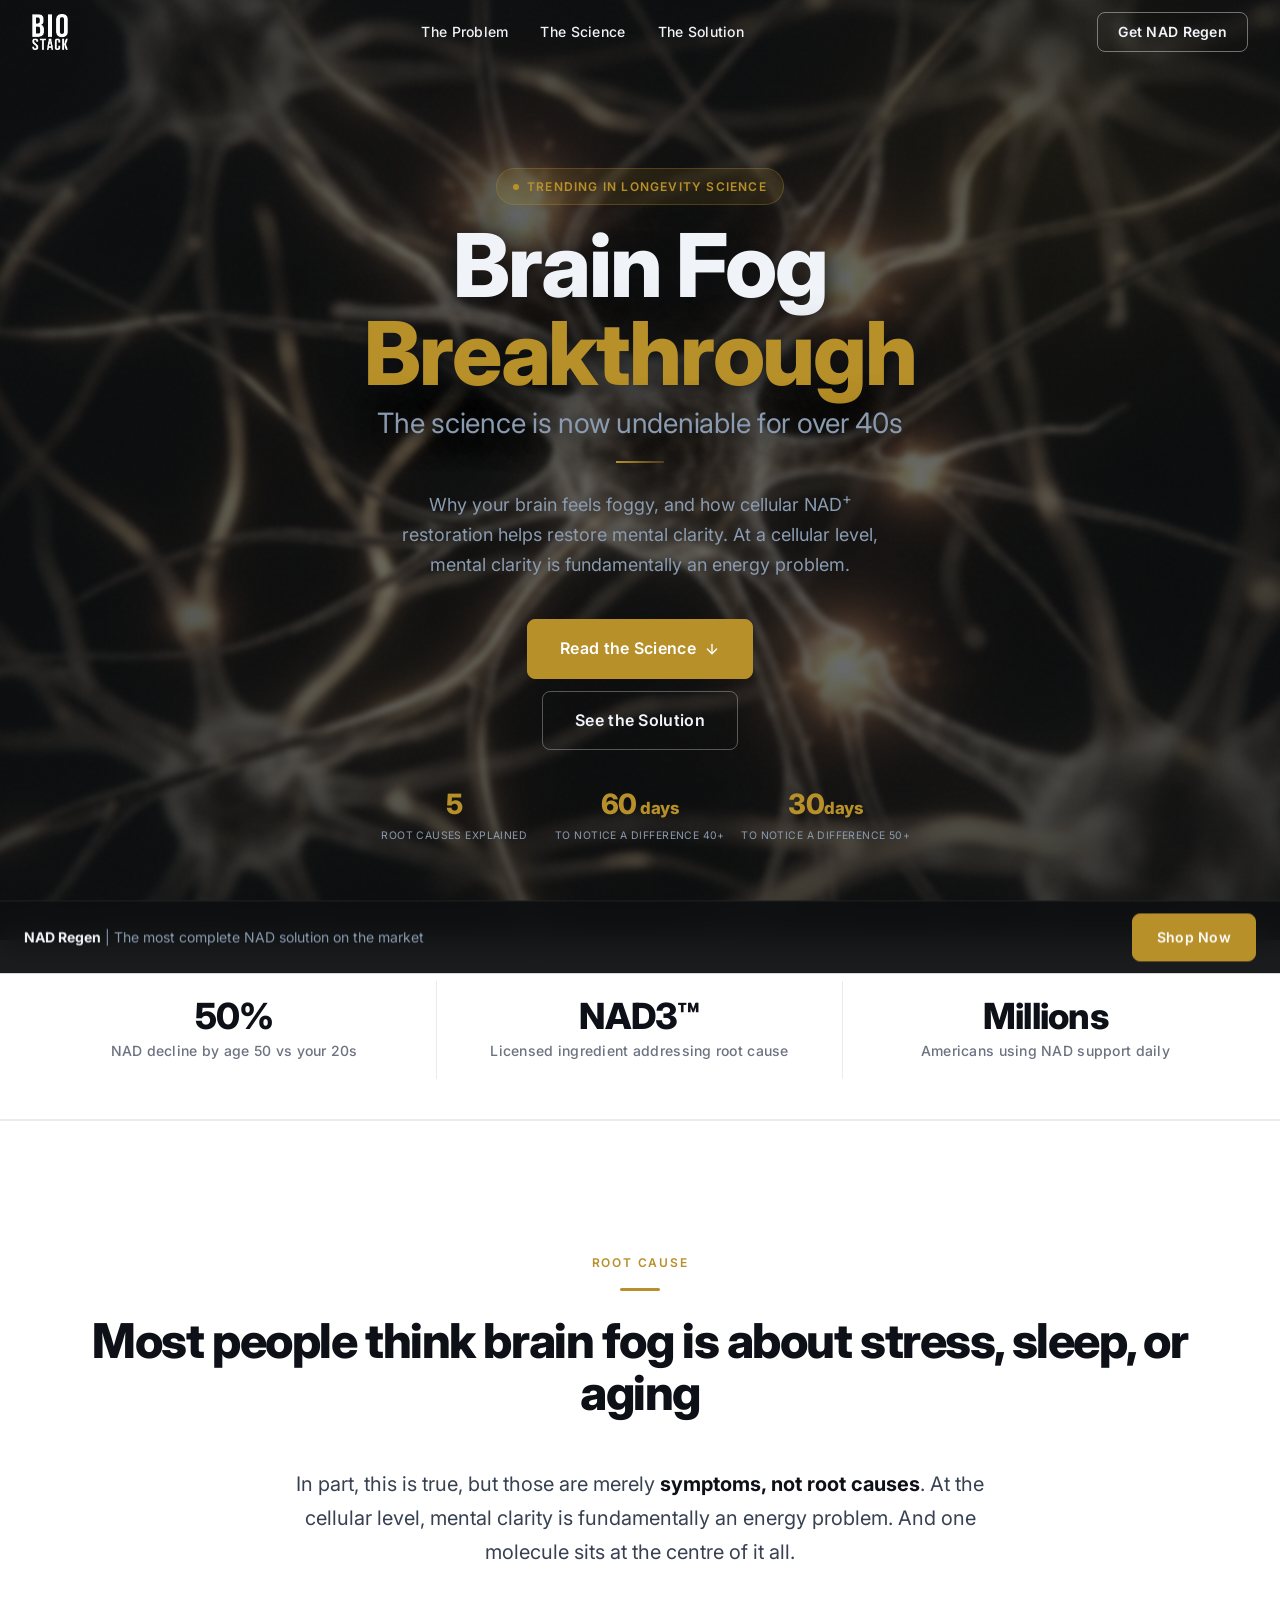
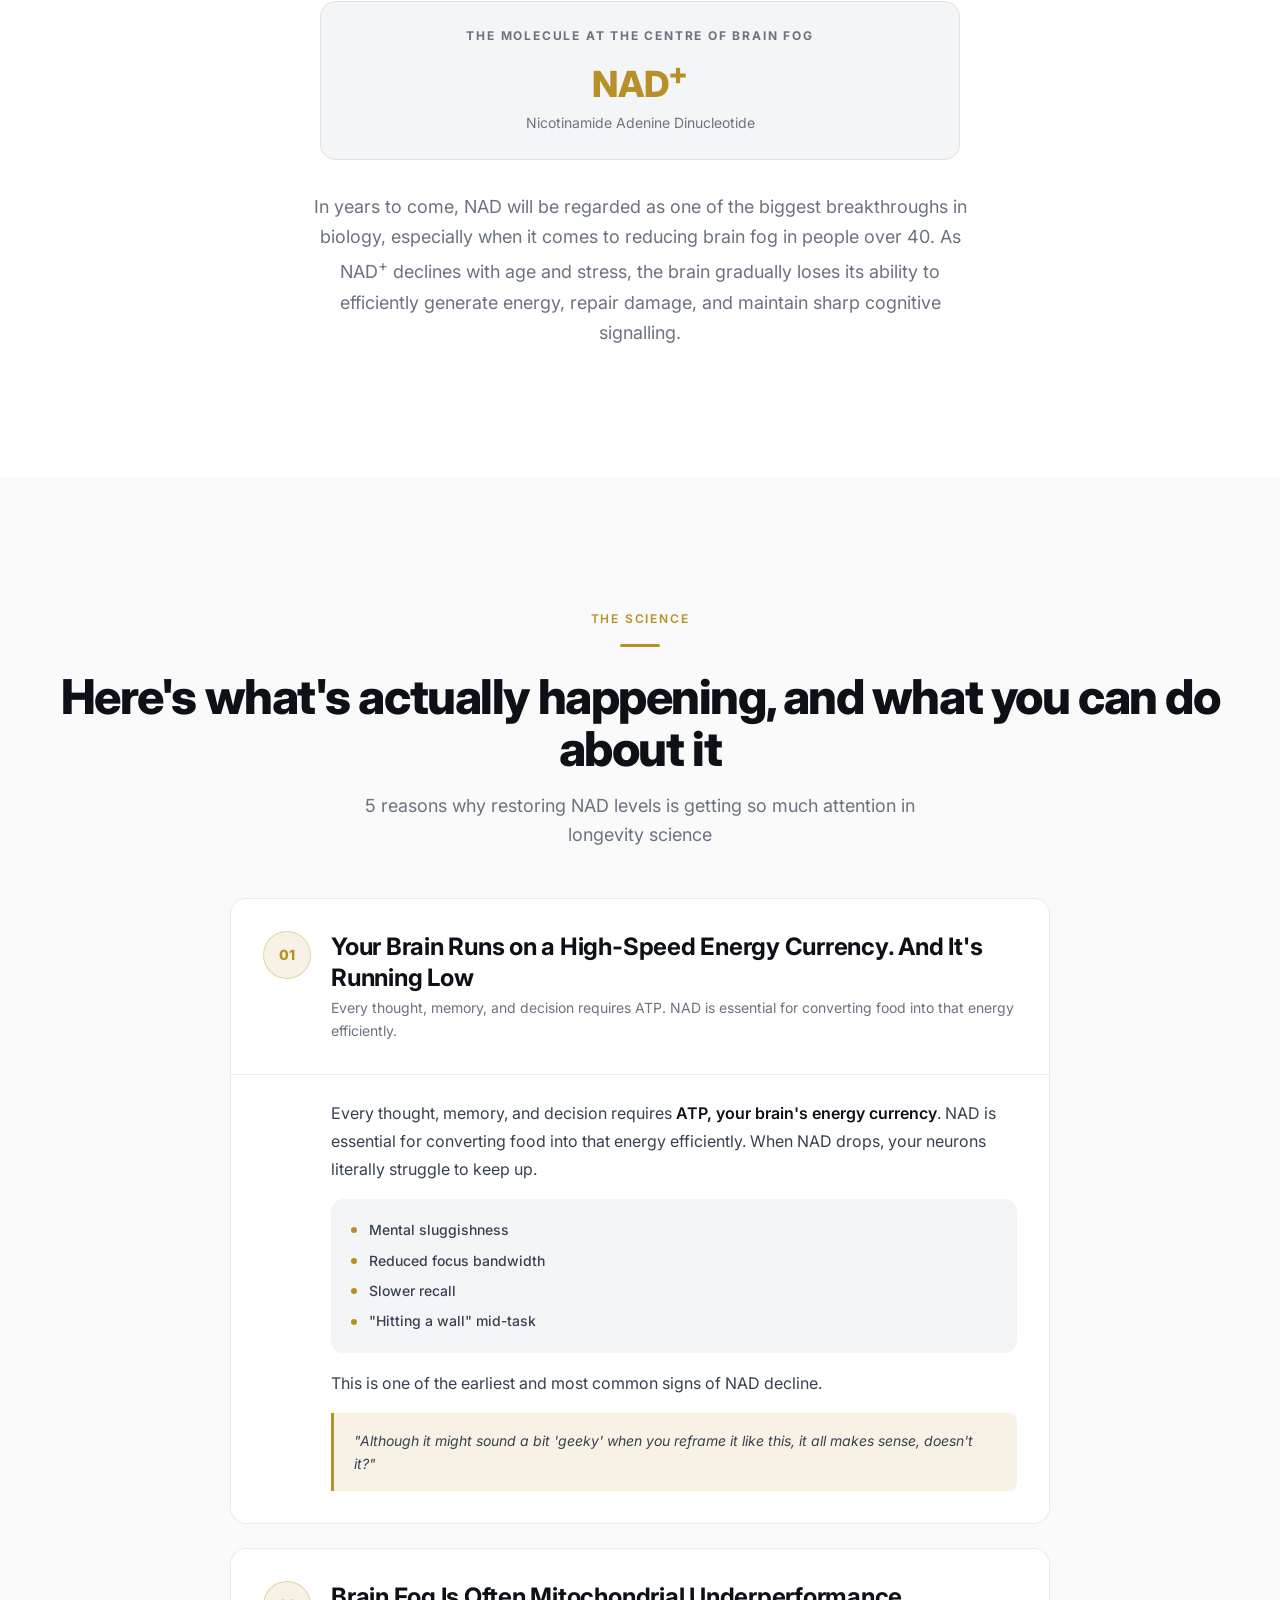
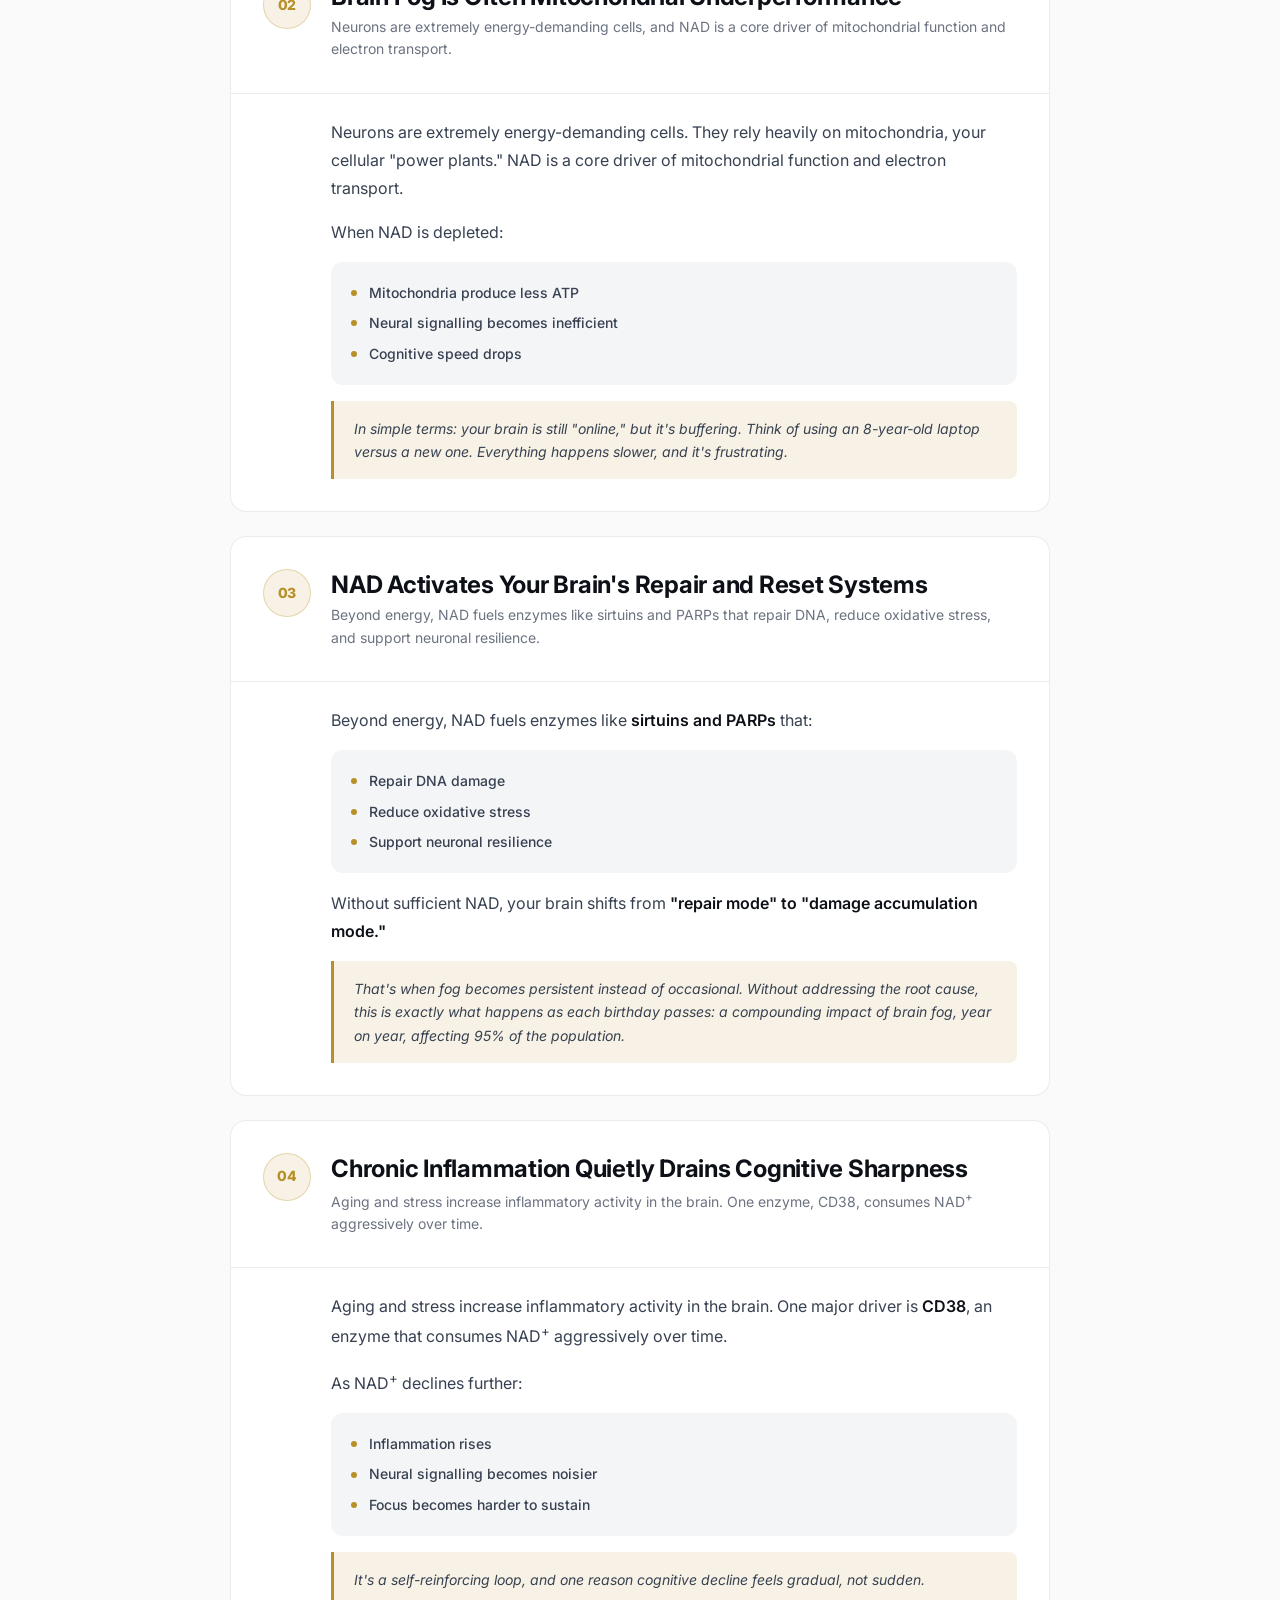
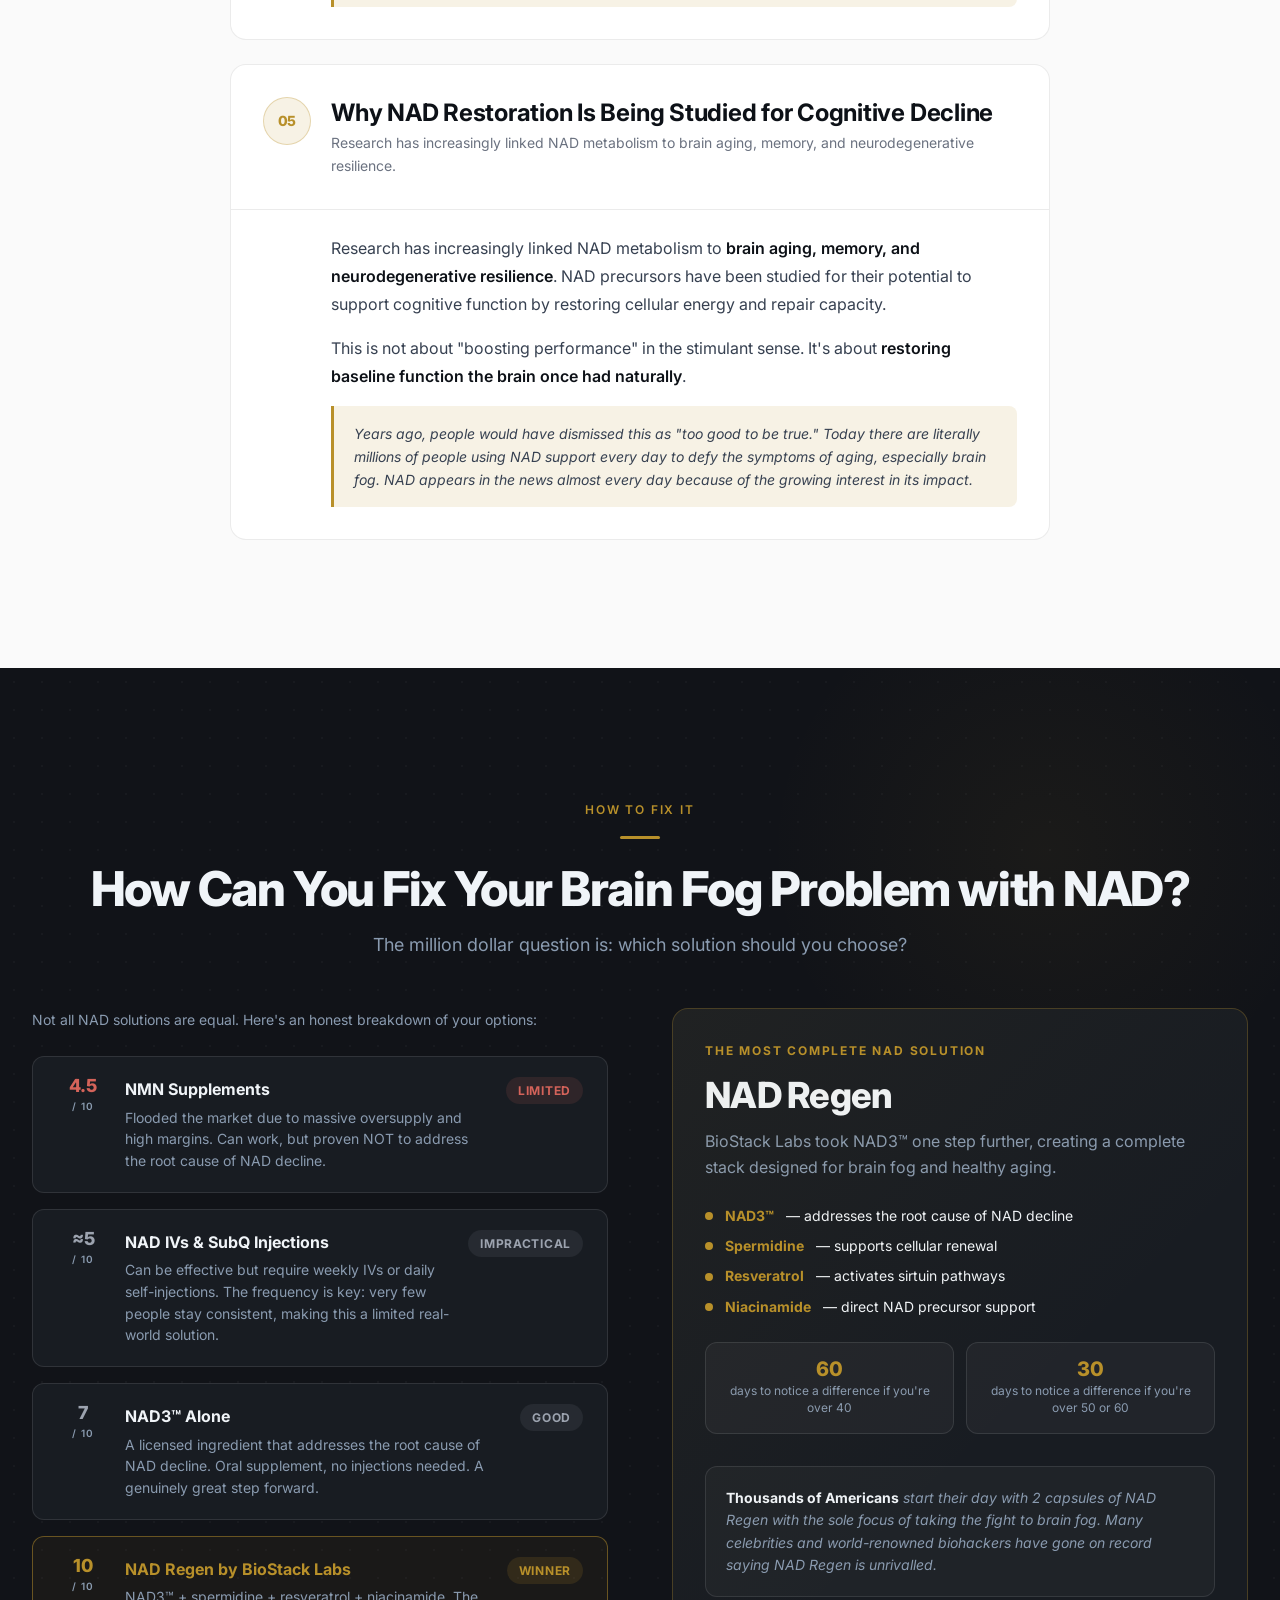
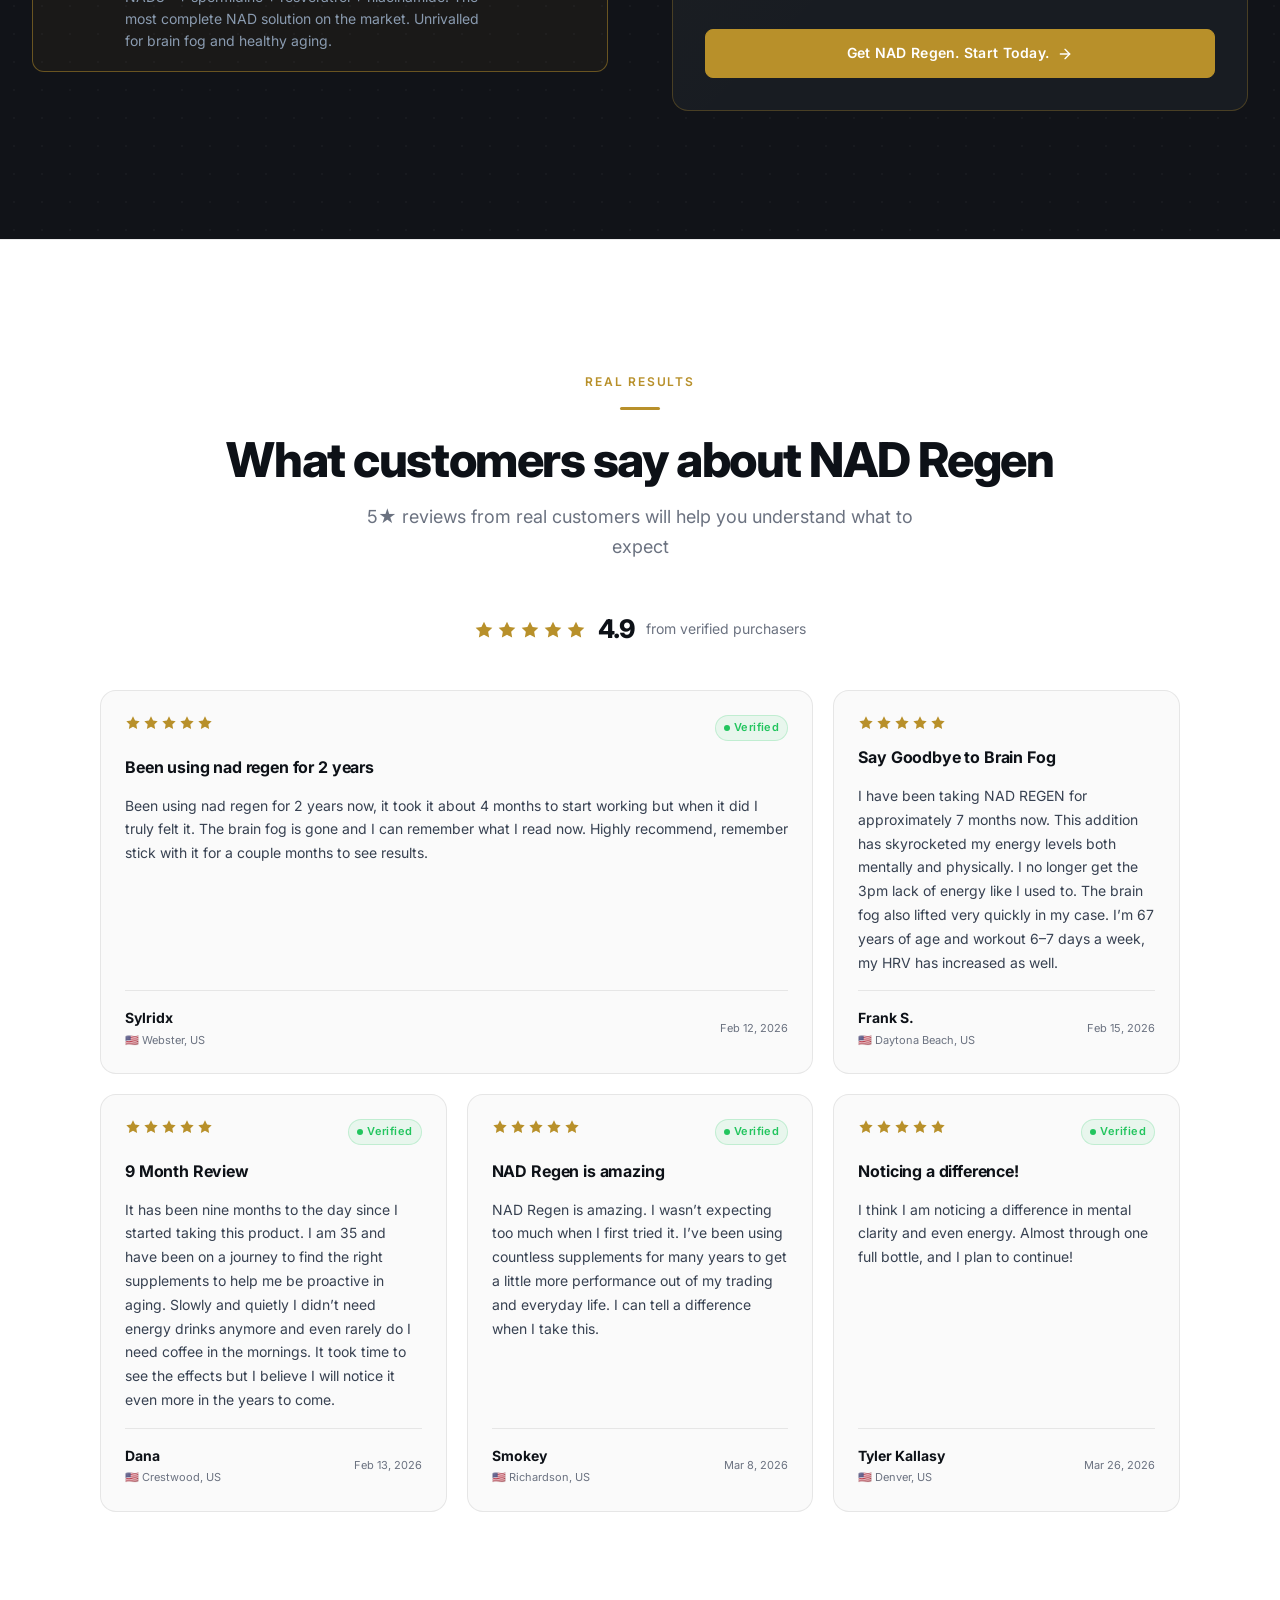
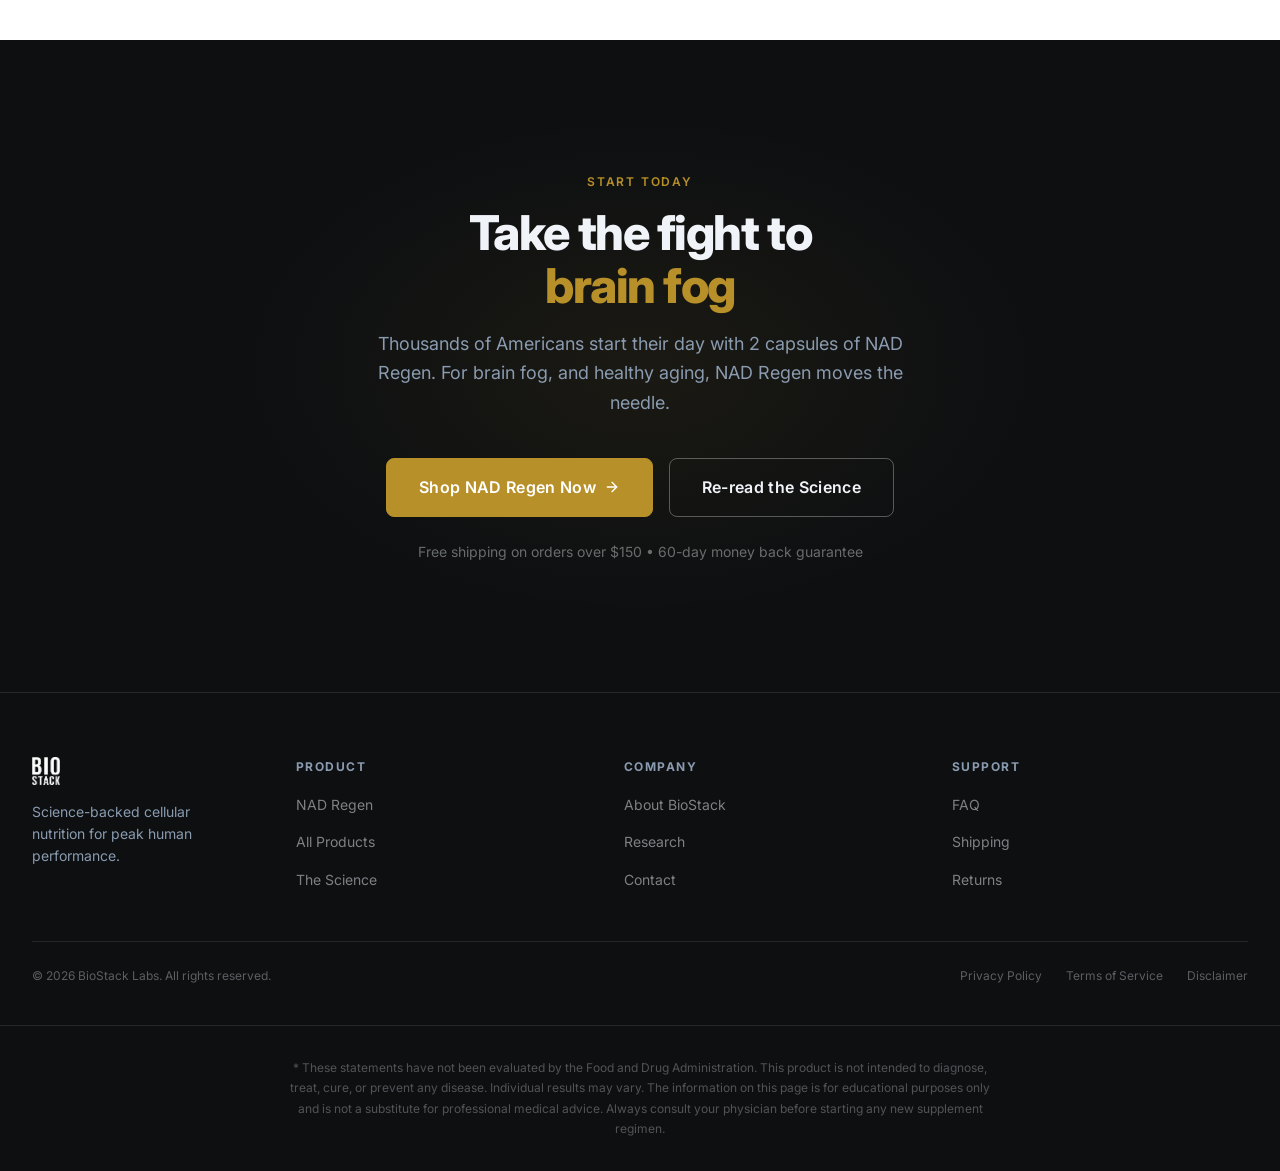
<file: index.html>
<!DOCTYPE html>
<html lang="en">
<head>
  <meta charset="UTF-8">
  <meta name="viewport" content="width=device-width, initial-scale=1.0, viewport-fit=cover">
  <title>Brain Fog Breakthrough — NAD Regen | BioStack Labs</title>
  <meta name="description" content="Why your brain feels foggy after 40 — and how cellular NAD+ restoration helps restore mental clarity. The science is now undeniable.">
  <link rel="stylesheet" href="style.css">

  <!-- Meta Pixel Code -->
  <script>
    !function(f,b,e,v,n,t,s)
    {if(f.fbq)return;n=f.fbq=function(){n.callMethod?
    n.callMethod.apply(n,arguments):n.queue.push(arguments)};
    if(!f._fbq)f._fbq=n;n.push=n;n.loaded=!0;n.version='2.0';
    n.queue=[];t=b.createElement(e);t.async=!0;
    t.src=v;s=b.getElementsByTagName(e)[0];
    s.parentNode.insertBefore(t,s)}(window, document,'script',
    'https://connect.facebook.net/en_US/fbevents.js');
    fbq('init', '2676399889319515');
    fbq('track', 'PageView');
  </script>
  <noscript><img height="1" width="1" style="display:none"
    src="https://www.facebook.com/tr?id=2676399889319515&ev=PageView&noscript=1"
  /></noscript>
  <!-- End Meta Pixel Code -->

  <style>
    /* ============================================================
       LANDER-SPECIFIC OVERRIDES & ADDITIONS
       ============================================================ */

    /* Progress bar */
    .progress-bar {
      position: fixed;
      top: 0;
      left: 0;
      height: 3px;
      background: linear-gradient(90deg, var(--color-accent-gold), #E8B84B);
      width: 0%;
      z-index: 200;
      transition: width 0.1s linear;
    }

    /* ── Hero ── */
    .hero__badge {
      display: inline-flex;
      align-items: center;
      gap: var(--space-2);
      background: rgba(184,144,42,0.12);
      border: 1px solid rgba(184,144,42,0.3);
      border-radius: 99px;
      padding: var(--space-2) var(--space-4);
      font-size: var(--text-xs);
      font-weight: 600;
      letter-spacing: 0.1em;
      text-transform: uppercase;
      color: var(--color-accent-gold);
      margin-bottom: var(--space-4);
    }

    .hero__badge-dot {
      width: 6px;
      height: 6px;
      border-radius: 50%;
      background: var(--color-accent-gold);
      animation: pulse 2s ease-in-out infinite;
    }

    @keyframes pulse {
      0%, 100% { opacity: 1; transform: scale(1); }
      50% { opacity: 0.5; transform: scale(0.8); }
    }

    .hero__headline-sub {
      display: block;
      font-size: clamp(1rem, 4vw, 1.75rem);
      font-weight: 400;
      color: var(--color-text-muted-on-dark);
      margin-top: var(--space-3);
      letter-spacing: -0.01em;
    }

    .hero__stat-row {
      display: grid;
      grid-template-columns: repeat(3, 1fr);
      gap: var(--space-4);
      margin-top: var(--space-8);
    }

    .hero__stat {
      display: flex;
      flex-direction: column;
      gap: 2px;
    }

    .hero__stat-value {
      font-size: clamp(1.1rem, 4vw, 1.75rem);
      font-weight: 800;
      color: var(--color-accent-gold);
      letter-spacing: -0.02em;
    }

    .hero__stat-label {
      font-size: 0.65rem;
      color: var(--color-text-muted-on-dark);
      letter-spacing: 0.04em;
      text-transform: uppercase;
      line-height: 1.4;
    }

    /* ── Intro section ── */
    .intro {
      background: var(--color-bg-surface);
      border-top: 1px solid var(--color-border);
    }

    .intro__lead {
      font-size: clamp(1rem, 3vw, 1.25rem);
      line-height: 1.7;
      color: var(--color-text-secondary);
      max-width: 720px;
      margin: 0 auto var(--space-8);
      text-align: center;
    }

    .intro__lead strong {
      color: var(--color-text-primary);
    }

    .intro__molecule {
      text-align: center;
      background: var(--color-bg-elevated);
      border: 1px solid var(--color-border);
      border-radius: var(--border-radius-xl);
      padding: var(--space-6) var(--space-6);
      max-width: 640px;
      margin: 0 auto;
    }

    .intro__molecule-label {
      font-size: var(--text-xs);
      font-weight: 700;
      letter-spacing: 0.15em;
      text-transform: uppercase;
      color: var(--color-text-muted);
      margin-bottom: var(--space-3);
    }

    .intro__molecule-name {
      font-size: var(--text-3xl);
      font-weight: 800;
      color: var(--color-text-primary);
      letter-spacing: -0.02em;
      line-height: 1.1;
    }

    .intro__molecule-name em {
      font-style: normal;
      color: var(--color-accent-gold);
    }

    .intro__molecule-full {
      font-size: var(--text-sm);
      color: var(--color-text-muted);
      margin-top: var(--space-2);
    }

    /* ── Listicle section ── */
    .listicle {
      background: var(--color-bg-base);
    }

    .listicle__items {
      display: flex;
      flex-direction: column;
      gap: var(--space-6);
      max-width: 820px;
      margin: 0 auto;
    }

    .listicle-item {
      background: var(--color-bg-surface);
      border: 1px solid var(--color-border);
      border-radius: var(--border-radius-xl);
      overflow: hidden;
      transition: box-shadow var(--transition-normal), border-color var(--transition-normal);
    }

    .listicle-item:hover {
      box-shadow: var(--shadow-lg);
      border-color: rgba(184,144,42,0.25);
    }

    .listicle-item__header {
      display: flex;
      align-items: flex-start;
      gap: var(--space-3);
      padding: var(--space-5) var(--space-5);
    }

    @media (min-width: 640px) {
      .listicle-item__header { gap: var(--space-5); padding: var(--space-8); }
    }

    .listicle-item__number {
      flex-shrink: 0;
      width: 40px;
      height: 40px;
      border-radius: 50%;
      background: var(--color-accent-gold-light);
      border: 1.5px solid rgba(184,144,42,0.3);
      display: flex;
      align-items: center;
      justify-content: center;
      font-size: var(--text-xs);
      font-weight: 800;
      color: var(--color-accent-gold);
      letter-spacing: -0.02em;
    }

    @media (min-width: 640px) {
      .listicle-item__number { width: 48px; height: 48px; font-size: var(--text-sm); }
    }

    .listicle-item__meta {
      flex: 1;
      min-width: 0;
    }

    .listicle-item__title {
      font-family: var(--font-body);
      font-size: clamp(1.1rem, 3.5vw, 1.5rem);
      font-weight: 700;
      color: var(--color-text-primary);
      line-height: 1.3;
      letter-spacing: -0.01em;
      margin-bottom: var(--space-1);
    }

    .listicle-item__summary {
      font-size: var(--text-sm);
      color: var(--color-text-muted);
      line-height: 1.6;
      display: none;
    }

    @media (min-width: 480px) {
      .listicle-item__summary { display: block; }
    }

    .listicle-item__body {
      display: block;
    }

    .listicle-item__content {
      padding: var(--space-5) var(--space-5) var(--space-6);
      border-top: 1px solid var(--color-border);
    }

    @media (min-width: 640px) {
      .listicle-item__content {
        padding: var(--space-6) var(--space-8) var(--space-8);
        padding-left: calc(var(--space-8) + 48px + var(--space-5));
      }
    }

    .listicle-item__content p {
      font-size: var(--text-base);
      line-height: 1.75;
      color: var(--color-text-secondary);
      margin-bottom: var(--space-4);
    }

    .listicle-item__content p:last-child {
      margin-bottom: 0;
    }

    .listicle-item__content p strong {
      color: var(--color-text-primary);
      font-weight: 600;
    }

    .symptom-list {
      display: flex;
      flex-direction: column;
      gap: var(--space-2);
      margin: var(--space-4) 0;
      background: var(--color-bg-elevated);
      border-radius: var(--border-radius-lg);
      padding: var(--space-5);
    }

    .symptom-list__item {
      display: flex;
      align-items: center;
      gap: var(--space-3);
      font-size: var(--text-sm);
      font-weight: 500;
      color: var(--color-text-secondary);
    }

    .symptom-list__item::before {
      content: '';
      flex-shrink: 0;
      width: 6px;
      height: 6px;
      border-radius: 50%;
      background: var(--color-accent-gold);
    }

    .listicle-item__callout {
      background: var(--color-accent-gold-light);
      border-left: 3px solid var(--color-accent-gold);
      border-radius: 0 var(--border-radius) var(--border-radius) 0;
      padding: var(--space-4) var(--space-5);
      margin-top: var(--space-4);
      font-size: var(--text-sm);
      font-style: italic;
      color: var(--color-text-secondary);
      line-height: 1.65;
    }

    /* ── Solution section ── */
    .solution {
      background: var(--color-dark-section);
      position: relative;
      overflow: hidden;
    }

    .solution__bg-dots {
      position: absolute;
      inset: 0;
      background-image: radial-gradient(circle, rgba(255,255,255,0.03) 1px, transparent 1px);
      background-size: 28px 28px;
      pointer-events: none;
    }

    .solution__bg-glow {
      position: absolute;
      top: -10%;
      right: -5%;
      width: 600px;
      height: 600px;
      background: radial-gradient(ellipse, rgba(184,144,42,0.06) 0%, transparent 65%);
      pointer-events: none;
    }

    .solution__grid {
      display: grid;
      grid-template-columns: 1fr;
      gap: var(--space-12);
      position: relative;
      z-index: 1;
    }

    @media (min-width: 1024px) {
      .solution__grid {
        grid-template-columns: 1fr 1fr;
        gap: var(--space-16);
        align-items: start;
      }
    }

    .solution__options {
      display: flex;
      flex-direction: column;
      gap: var(--space-4);
    }

    .solution-option {
      background: var(--color-dark-card);
      border: 1px solid var(--color-border-dark);
      border-radius: var(--border-radius-lg);
      padding: var(--space-4) var(--space-4);
      display: flex;
      align-items: flex-start;
      gap: var(--space-3);
      transition: border-color var(--transition-normal);
    }

    @media (min-width: 640px) {
      .solution-option { padding: var(--space-5) var(--space-6); gap: var(--space-4); }
    }

    .solution-option--winner {
      border-color: rgba(184,144,42,0.5);
      background: rgba(184,144,42,0.05);
    }

    .solution-option__score {
      flex-shrink: 0;
      display: flex;
      flex-direction: column;
      align-items: center;
      gap: 3px;
      min-width: 40px;
    }

    @media (min-width: 640px) {
      .solution-option__score { min-width: 52px; }
    }

    .solution-option__rating {
      font-size: var(--text-base);
      font-weight: 800;
      line-height: 1;
    }

    @media (min-width: 640px) {
      .solution-option__rating { font-size: var(--text-lg); }
    }

    .solution-option--limited .solution-option__rating { color: #D4635A; }
    .solution-option--okay .solution-option__rating { color: #9CA3AF; }
    .solution-option--winner .solution-option__rating { color: var(--color-accent-gold); }

    .solution-option__label {
      font-size: 10px;
      font-weight: 600;
      letter-spacing: 0.08em;
      text-transform: uppercase;
      color: var(--color-text-muted-on-dark);
    }

    .solution-option__info {
      flex: 1;
    }

    .solution-option__name {
      font-size: var(--text-base);
      font-weight: 700;
      color: var(--color-text-on-dark);
      margin-bottom: var(--space-1);
    }

    .solution-option--winner .solution-option__name {
      color: var(--color-accent-gold);
    }

    .solution-option__desc {
      font-size: var(--text-sm);
      color: var(--color-text-muted-on-dark);
      line-height: 1.55;
    }

    .solution-option__badge {
      display: none;
    }

    @media (min-width: 480px) {
      .solution-option__badge {
        display: inline-block;
        flex-shrink: 0;
        font-size: var(--text-xs);
        font-weight: 700;
        letter-spacing: 0.06em;
        text-transform: uppercase;
        padding: var(--space-1) var(--space-3);
        border-radius: 99px;
        white-space: nowrap;
      }
    }

    .solution-option--limited .solution-option__badge {
      background: rgba(212,99,90,0.12);
      color: #D4635A;
    }

    .solution-option--okay .solution-option__badge {
      background: rgba(156,163,175,0.1);
      color: #9CA3AF;
    }

    .solution-option--winner .solution-option__badge {
      background: rgba(184,144,42,0.15);
      color: var(--color-accent-gold);
    }

    /* Product highlight */
    .product-highlight {
      background: var(--color-dark-card);
      border: 1px solid rgba(184,144,42,0.3);
      border-radius: var(--border-radius-xl);
      padding: var(--space-5);
      position: relative;
      overflow: hidden;
    }

    @media (min-width: 640px) {
      .product-highlight { padding: var(--space-8); }
    }

    .product-highlight::before {
      content: '';
      position: absolute;
      inset: 0;
      background: linear-gradient(135deg, rgba(184,144,42,0.05) 0%, transparent 60%);
      pointer-events: none;
    }

    .product-highlight__eyebrow {
      font-size: var(--text-xs);
      font-weight: 700;
      letter-spacing: 0.15em;
      text-transform: uppercase;
      color: var(--color-accent-gold);
      margin-bottom: var(--space-4);
    }

    .product-highlight__name {
      font-size: clamp(1.5rem, 5vw, 2.25rem);
      font-weight: 800;
      color: var(--color-text-on-dark);
      letter-spacing: -0.02em;
      line-height: 1.1;
      margin-bottom: var(--space-3);
    }

    .product-highlight__tagline {
      font-size: var(--text-base);
      color: var(--color-text-muted-on-dark);
      line-height: 1.65;
      margin-bottom: var(--space-6);
    }

    .product-highlight__stack {
      display: flex;
      flex-direction: column;
      gap: var(--space-2);
      margin-bottom: var(--space-6);
    }

    .stack-item {
      display: flex;
      align-items: center;
      gap: var(--space-3);
      font-size: var(--text-sm);
      color: var(--color-text-on-dark);
    }

    .stack-item__dot {
      flex-shrink: 0;
      width: 8px;
      height: 8px;
      border-radius: 50%;
      background: var(--color-accent-gold);
    }

    .stack-item strong {
      color: var(--color-accent-gold);
    }

    .product-highlight__timelines {
      display: grid;
      grid-template-columns: 1fr 1fr;
      gap: var(--space-3);
      margin-bottom: var(--space-8);
    }

    .timeline-card {
      background: rgba(255,255,255,0.04);
      border: 1px solid var(--color-border-dark);
      border-radius: var(--border-radius-lg);
      padding: var(--space-4);
      text-align: center;
    }

    .timeline-card__value {
      font-size: var(--text-xl);
      font-weight: 800;
      color: var(--color-accent-gold);
      line-height: 1;
      margin-bottom: var(--space-1);
    }

    .timeline-card__label {
      font-size: var(--text-xs);
      color: var(--color-text-muted-on-dark);
      line-height: 1.4;
    }

    .product-highlight__social-proof {
      background: rgba(255,255,255,0.03);
      border: 1px solid var(--color-border-dark);
      border-radius: var(--border-radius-lg);
      padding: var(--space-5);
      margin-bottom: var(--space-8);
      font-size: var(--text-sm);
      color: var(--color-text-muted-on-dark);
      line-height: 1.6;
      font-style: italic;
    }

    .product-highlight__social-proof strong {
      color: var(--color-text-on-dark);
      font-style: normal;
    }

    /* ── Proof / Social section ── */
    .social-proof {
      background: var(--color-bg-surface);
      border-top: 1px solid var(--color-border);
    }

    /* ── Review cards ── */
    .reviews-aggregate {
      display: flex;
      align-items: center;
      justify-content: center;
      gap: var(--space-3);
      margin-bottom: var(--space-10);
      flex-wrap: wrap;
    }

    .reviews-aggregate__stars {
      display: flex;
      gap: 3px;
    }

    .reviews-aggregate__star {
      width: 20px;
      height: 20px;
      color: var(--color-accent-gold);
    }

    .reviews-aggregate__score {
      font-size: var(--text-2xl);
      font-weight: 800;
      color: var(--color-text-primary);
      letter-spacing: -0.03em;
    }

    .reviews-aggregate__label {
      font-size: var(--text-sm);
      color: var(--color-text-muted);
    }

    .reviews-grid {
      display: grid;
      grid-template-columns: 1fr;
      gap: var(--space-5);
      max-width: 1080px;
      margin: 0 auto;
    }

    @media (min-width: 640px) {
      .reviews-grid {
        grid-template-columns: repeat(2, 1fr);
      }
    }

    @media (min-width: 1024px) {
      .reviews-grid {
        grid-template-columns: repeat(3, 1fr);
      }
      .reviews-grid .review-card:first-child {
        grid-column: span 2;
      }
    }

    .review-card {
      background: var(--color-bg-base);
      border: 1px solid var(--color-border);
      border-radius: var(--border-radius-xl);
      padding: var(--space-6);
      display: flex;
      flex-direction: column;
      gap: var(--space-4);
      transition: box-shadow var(--transition-normal), border-color var(--transition-normal), transform var(--transition-normal);
    }

    .review-card:hover {
      box-shadow: var(--shadow-lg);
      border-color: rgba(184,144,42,0.2);
      transform: translateY(-2px);
    }

    .review-card__header {
      display: flex;
      align-items: flex-start;
      justify-content: space-between;
      gap: var(--space-3);
    }

    .review-card__stars {
      display: flex;
      gap: 2px;
    }

    .review-card__star {
      width: 16px;
      height: 16px;
      color: var(--color-accent-gold);
    }

    .review-card__verified {
      display: inline-flex;
      align-items: center;
      gap: 4px;
      font-size: 11px;
      font-weight: 600;
      letter-spacing: 0.04em;
      color: #22c55e;
      background: rgba(34,197,94,0.08);
      border: 1px solid rgba(34,197,94,0.2);
      border-radius: 99px;
      padding: 3px 8px;
      white-space: nowrap;
    }

    .review-card__verified::before {
      content: '';
      width: 6px;
      height: 6px;
      border-radius: 50%;
      background: #22c55e;
      flex-shrink: 0;
    }

    .review-card__title {
      font-size: var(--text-base);
      font-weight: 700;
      color: var(--color-text-primary);
      line-height: 1.3;
      letter-spacing: -0.01em;
    }

    .review-card__body {
      font-size: var(--text-sm);
      color: var(--color-text-secondary);
      line-height: 1.7;
      flex: 1;
    }

    .review-card__footer {
      display: flex;
      align-items: center;
      justify-content: space-between;
      gap: var(--space-3);
      padding-top: var(--space-4);
      border-top: 1px solid var(--color-border);
    }

    .review-card__author {
      display: flex;
      flex-direction: column;
      gap: 2px;
    }

    .review-card__name {
      font-size: var(--text-sm);
      font-weight: 700;
      color: var(--color-text-primary);
    }

    .review-card__location {
      font-size: 11px;
      color: var(--color-text-muted);
      display: flex;
      align-items: center;
      gap: 4px;
    }

    .review-card__date {
      font-size: 11px;
      color: var(--color-text-muted);
      white-space: nowrap;
    }

    /* ── Final CTA ── */
    .final-cta {
      background: var(--color-hero-bg);
      position: relative;
      overflow: hidden;
      text-align: center;
    }

    .final-cta__glow {
      position: absolute;
      top: 50%;
      left: 50%;
      transform: translate(-50%, -50%);
      width: 800px;
      height: 500px;
      background: radial-gradient(ellipse, rgba(184,144,42,0.08) 0%, transparent 70%);
      pointer-events: none;
    }

    .final-cta__content {
      position: relative;
      z-index: 1;
    }

    .final-cta__title {
      font-size: clamp(1.75rem, 6vw, 3rem);
      font-weight: 800;
      color: var(--color-text-on-dark);
      letter-spacing: -0.03em;
      line-height: 1.1;
      margin-bottom: var(--space-4);
    }

    .final-cta__title em {
      font-style: normal;
      color: var(--color-accent-gold);
    }

    .final-cta__sub {
      font-size: var(--text-lg);
      color: var(--color-text-muted-on-dark);
      max-width: 560px;
      margin: 0 auto var(--space-10);
      line-height: 1.65;
    }

    .final-cta__actions {
      display: flex;
      gap: var(--space-4);
      justify-content: center;
      flex-wrap: wrap;
    }

    .final-cta__note {
      margin-top: var(--space-6);
      font-size: var(--text-sm);
      color: rgba(240,244,248,0.4);
    }

    /* ── Disclaimer footer ── */
    .disclaimer {
      background: var(--color-hero-bg);
      border-top: 1px solid var(--color-border-dark);
      padding: var(--space-8) 0;
    }

    .disclaimer__text {
      font-size: var(--text-xs);
      color: rgba(240,244,248,0.3);
      line-height: 1.7;
      max-width: 720px;
      margin: 0 auto;
      text-align: center;
    }

    /* ── Reading progress sticky nav ── */
    .sticky-cta {
      position: fixed;
      bottom: 0;
      left: 0;
      right: 0;
      background: rgba(13,15,17,0.95);
      backdrop-filter: blur(16px);
      -webkit-backdrop-filter: blur(16px);
      border-top: 1px solid rgba(255,255,255,0.08);
      padding: var(--space-3) var(--space-4);
      padding-bottom: calc(var(--space-3) + env(safe-area-inset-bottom, 0px));
      z-index: 90;
      display: flex;
      align-items: center;
      justify-content: space-between;
      gap: var(--space-4);
      transform: translateY(100%);
      transition: transform var(--transition-slow);
    }

    @media (min-width: 640px) {
      .sticky-cta { padding: var(--space-3) var(--space-6); }
    }

    .sticky-cta--visible {
      transform: translateY(0);
    }

    .sticky-cta__text {
      font-size: var(--text-sm);
      color: var(--color-text-muted-on-dark);
      display: none;
    }

    @media (min-width: 640px) {
      .sticky-cta__text { display: block; }
    }

    .sticky-cta__text strong {
      color: var(--color-text-on-dark);
    }
  </style>
</head>
<body>

  <!-- Reading progress bar -->
  <div class="progress-bar" id="progressBar"></div>

  <!-- ============================================================
       NAVIGATION
       ============================================================ -->
  <nav class="nav nav--transparent" id="mainNav" role="navigation" aria-label="Main navigation">
    <div class="container">
      <div class="nav__inner">
        <a href="#" class="nav__logo" aria-label="BioStack Labs">
          <img src="biostack-logo-white.png" alt="BioStack Labs" style="height:36px;width:auto;object-fit:contain;">
        </a>
        <div class="nav__links">
          <a href="#the-problem" class="nav__link">The Problem</a>
          <a href="#the-science" class="nav__link">The Science</a>
          <a href="#the-solution" class="nav__link">The Solution</a>
        </div>
        <a href="#the-solution" class="nav__cta">Get NAD Regen</a>
        <button class="nav__hamburger" id="menuBtn" aria-label="Open menu" aria-expanded="false">
          <span></span><span></span><span></span>
        </button>
      </div>
    </div>
  </nav>

  <!-- Mobile menu -->
  <div class="mobile-menu" id="mobileMenu" role="dialog" aria-modal="true" aria-label="Navigation menu">
    <button class="mobile-menu__close" id="menuClose" aria-label="Close menu">&#x2715;</button>
    <nav class="mobile-menu__links">
      <a href="#the-problem" class="mobile-menu__link">The Problem</a>
      <a href="#the-science" class="mobile-menu__link">The Science</a>
      <a href="#the-solution" class="mobile-menu__link">The Solution</a>
      <a href="#the-solution" class="btn btn--gold btn--lg" style="margin-top:var(--space-4)">Get NAD Regen</a>
    </nav>
  </div>

  <!-- ============================================================
       HERO
       ============================================================ -->
  <section class="hero" id="top">
    <div class="hero__bg-grain" aria-hidden="true"></div>
    <div class="hero__bg-glow" aria-hidden="true"></div>
    <div class="hero__bg-neural" aria-hidden="true">
      <img src="neural-hero.png" alt="" class="hero__bg-neural-img">
    </div>
    <div class="container">
      <div class="hero__grid hero__grid--centered">

        <div class="hero__content hero__content--centered">
          <div class="hero__badge" aria-label="Trending in longevity science">
            <span class="hero__badge-dot" aria-hidden="true"></span>
            Trending in longevity science
          </div>

          <h1 class="hero__headline">
            Brain Fog
            <em>Breakthrough</em>
            <span class="hero__headline-sub">The science is now undeniable for over 40s</span>
          </h1>

          <span class="hero__rule" aria-hidden="true"></span>

          <p class="hero__subheadline">
            Why your brain feels foggy, and how cellular NAD<sup>+</sup> restoration helps restore mental clarity. At a cellular level, mental clarity is fundamentally an energy problem.
          </p>

          <div class="hero__actions" style="flex-direction:column;gap:var(--space-3);">
            <a href="#the-science" class="btn btn--gold btn--lg" style="justify-content:center;">
              Read the Science
              <svg width="16" height="16" viewBox="0 0 24 24" fill="none" stroke="currentColor" stroke-width="2" stroke-linecap="round" stroke-linejoin="round" aria-hidden="true"><line x1="12" y1="5" x2="12" y2="19"/><polyline points="19 12 12 19 5 12"/></svg>
            </a>
            <a href="#the-solution" class="btn btn--ghost-light btn--lg" style="justify-content:center;">See the Solution</a>
          </div>

          <div class="hero__stat-row">
            <div class="hero__stat">
              <span class="hero__stat-value">5</span>
              <span class="hero__stat-label">Root causes explained</span>
            </div>
            <div class="hero__stat">
              <span class="hero__stat-value">60<small style="font-size:0.6em"> days</small></span>
              <span class="hero__stat-label">To notice a difference 40+</span>
            </div>
            <div class="hero__stat">
              <span class="hero__stat-value">30<small style="font-size:0.6em">days</small></span>
              <span class="hero__stat-label">To notice a difference 50+</span>
            </div>
          </div>
        </div>

      </div>
    </div>
  </section>

  <!-- ============================================================
       PHILOSOPHY STRIP
       ============================================================ -->
  <div class="philosophy-strip" role="region" aria-label="Key facts">
    <div class="container">
      <div class="philosophy-strip__inner">
        <div class="philosophy-stat">
          <div class="philosophy-stat__number">50%</div>
          <div class="philosophy-stat__label">NAD decline by age 50 vs your 20s</div>
        </div>
        <div class="philosophy-stat">
          <div class="philosophy-stat__number">NAD3&#8482;</div>
          <div class="philosophy-stat__label">Licensed ingredient addressing root cause</div>
        </div>
        <div class="philosophy-stat">
          <div class="philosophy-stat__number">Millions</div>
          <div class="philosophy-stat__label">Americans using NAD support daily</div>
        </div>
      </div>
    </div>
  </div>

  <!-- ============================================================
       INTRO — THE ROOT CAUSE
       ============================================================ -->
  <section class="intro section" id="the-problem" aria-labelledby="intro-title">
    <div class="container">
      <div class="section-header section-header--center reveal">
        <span class="section-header__eyebrow">Root cause</span>
        <span class="section-rule" aria-hidden="true"></span>
        <h2 class="section-header__title" id="intro-title">Most people think brain fog is about stress, sleep, or aging</h2>
      </div>

      <p class="intro__lead reveal reveal--delay-1">
        In part, this is true, but those are merely <strong>symptoms, not root causes</strong>. At the cellular level, mental clarity is fundamentally an energy problem. And one molecule sits at the centre of it all.
      </p>

      <div class="intro__molecule reveal reveal--delay-2" role="figure" aria-label="The molecule at the centre of brain fog">
        <div class="intro__molecule-label">The molecule at the centre of brain fog</div>
        <div class="intro__molecule-name"><em>NAD<sup>+</sup></em></div>
        <div class="intro__molecule-full">Nicotinamide Adenine Dinucleotide</div>
      </div>

      <p style="text-align:center;margin-top:var(--space-8);max-width:680px;margin-left:auto;margin-right:auto;font-size:clamp(0.95rem,2.5vw,1.125rem);color:var(--color-text-muted);line-height:1.7;" class="reveal reveal--delay-3">
        In years to come, NAD will be regarded as one of the biggest breakthroughs in biology, especially when it comes to reducing brain fog in people over 40. As NAD<sup>+</sup> declines with age and stress, the brain gradually loses its ability to efficiently generate energy, repair damage, and maintain sharp cognitive signalling.
      </p>
    </div>
  </section>

  <!-- ============================================================
       LISTICLE — 5 REASONS
       ============================================================ -->
  <section class="listicle section" id="the-science" aria-labelledby="listicle-title">
    <div class="container">
      <div class="section-header section-header--center reveal">
        <span class="section-header__eyebrow">The science</span>
        <span class="section-rule" aria-hidden="true"></span>
        <h2 class="section-header__title" id="listicle-title">Here's what's actually happening, and what you can do about it</h2>
        <p class="section-header__subtitle">5 reasons why restoring NAD levels is getting so much attention in longevity science</p>
      </div>

      <div class="listicle__items" role="list">

        <!-- Item 1 -->
        <article class="listicle-item listicle-item--open reveal" role="listitem" id="item-1">
          <div class="listicle-item__header">
            <div class="listicle-item__number" aria-hidden="true">01</div>
            <div class="listicle-item__meta">
              <h3 class="listicle-item__title">Your Brain Runs on a High-Speed Energy Currency. And It's Running Low</h3>
              <p class="listicle-item__summary">Every thought, memory, and decision requires ATP. NAD is essential for converting food into that energy efficiently.</p>
            </div>
          </div>
          <div class="listicle-item__body" id="body-1">
            <div class="listicle-item__content">
              <p>Every thought, memory, and decision requires <strong>ATP, your brain's energy currency</strong>. NAD is essential for converting food into that energy efficiently. When NAD drops, your neurons literally struggle to keep up.</p>

              <div class="symptom-list" role="list" aria-label="Symptoms of NAD decline">
                <div class="symptom-list__item" role="listitem">Mental sluggishness</div>
                <div class="symptom-list__item" role="listitem">Reduced focus bandwidth</div>
                <div class="symptom-list__item" role="listitem">Slower recall</div>
                <div class="symptom-list__item" role="listitem">"Hitting a wall" mid-task</div>
              </div>

              <p>This is one of the earliest and most common signs of NAD decline.</p>

              <div class="listicle-item__callout">
                "Although it might sound a bit 'geeky' when you reframe it like this, it all makes sense, doesn't it?"
              </div>
            </div>
          </div>
        </article>

        <!-- Item 2 -->
        <article class="listicle-item listicle-item--open reveal reveal--delay-1" role="listitem" id="item-2">
          <div class="listicle-item__header">
            <div class="listicle-item__number" aria-hidden="true">02</div>
            <div class="listicle-item__meta">
              <h3 class="listicle-item__title">Brain Fog Is Often Mitochondrial Underperformance</h3>
              <p class="listicle-item__summary">Neurons are extremely energy-demanding cells, and NAD is a core driver of mitochondrial function and electron transport.</p>
            </div>
          </div>
          <div class="listicle-item__body" id="body-2">
            <div class="listicle-item__content">
              <p>Neurons are extremely energy-demanding cells. They rely heavily on mitochondria, your cellular "power plants." NAD is a core driver of mitochondrial function and electron transport.</p>

              <p>When NAD is depleted:</p>
              <div class="symptom-list" role="list" aria-label="Effects of NAD depletion on neurons">
                <div class="symptom-list__item" role="listitem">Mitochondria produce less ATP</div>
                <div class="symptom-list__item" role="listitem">Neural signalling becomes inefficient</div>
                <div class="symptom-list__item" role="listitem">Cognitive speed drops</div>
              </div>

              <div class="listicle-item__callout">
                In simple terms: your brain is still "online," but it's buffering. Think of using an 8-year-old laptop versus a new one. Everything happens slower, and it's frustrating.
              </div>
            </div>
          </div>
        </article>

        <!-- Item 3 -->
        <article class="listicle-item listicle-item--open reveal reveal--delay-2" role="listitem" id="item-3">
          <div class="listicle-item__header">
            <div class="listicle-item__number" aria-hidden="true">03</div>
            <div class="listicle-item__meta">
              <h3 class="listicle-item__title">NAD Activates Your Brain's Repair and Reset Systems</h3>
              <p class="listicle-item__summary">Beyond energy, NAD fuels enzymes like sirtuins and PARPs that repair DNA, reduce oxidative stress, and support neuronal resilience.</p>
            </div>
          </div>
          <div class="listicle-item__body" id="body-3">
            <div class="listicle-item__content">
              <p>Beyond energy, NAD fuels enzymes like <strong>sirtuins and PARPs</strong> that:</p>
              <div class="symptom-list" role="list" aria-label="Functions of NAD-powered enzymes">
                <div class="symptom-list__item" role="listitem">Repair DNA damage</div>
                <div class="symptom-list__item" role="listitem">Reduce oxidative stress</div>
                <div class="symptom-list__item" role="listitem">Support neuronal resilience</div>
              </div>
              <p>Without sufficient NAD, your brain shifts from <strong>"repair mode" to "damage accumulation mode."</strong></p>
              <div class="listicle-item__callout">
                That's when fog becomes persistent instead of occasional. Without addressing the root cause, this is exactly what happens as each birthday passes: a compounding impact of brain fog, year on year, affecting 95% of the population.
              </div>
            </div>
          </div>
        </article>

        <!-- Item 4 -->
        <article class="listicle-item listicle-item--open reveal reveal--delay-3" role="listitem" id="item-4">
          <div class="listicle-item__header">
            <div class="listicle-item__number" aria-hidden="true">04</div>
            <div class="listicle-item__meta">
              <h3 class="listicle-item__title">Chronic Inflammation Quietly Drains Cognitive Sharpness</h3>
              <p class="listicle-item__summary">Aging and stress increase inflammatory activity in the brain. One enzyme, CD38, consumes NAD<sup>+</sup> aggressively over time.</p>
            </div>
          </div>
          <div class="listicle-item__body" id="body-4">
            <div class="listicle-item__content">
              <p>Aging and stress increase inflammatory activity in the brain. One major driver is <strong>CD38</strong>, an enzyme that consumes NAD<sup>+</sup> aggressively over time.</p>

              <p>As NAD<sup>+</sup> declines further:</p>
              <div class="symptom-list" role="list" aria-label="Effects of further NAD decline">
                <div class="symptom-list__item" role="listitem">Inflammation rises</div>
                <div class="symptom-list__item" role="listitem">Neural signalling becomes noisier</div>
                <div class="symptom-list__item" role="listitem">Focus becomes harder to sustain</div>
              </div>

              <div class="listicle-item__callout">
                It's a self-reinforcing loop, and one reason cognitive decline feels gradual, not sudden.
              </div>
            </div>
          </div>
        </article>

        <!-- Item 5 -->
        <article class="listicle-item listicle-item--open reveal reveal--delay-4" role="listitem" id="item-5">
          <div class="listicle-item__header">
            <div class="listicle-item__number" aria-hidden="true">05</div>
            <div class="listicle-item__meta">
              <h3 class="listicle-item__title">Why NAD Restoration Is Being Studied for Cognitive Decline</h3>
              <p class="listicle-item__summary">Research has increasingly linked NAD metabolism to brain aging, memory, and neurodegenerative resilience.</p>
            </div>
          </div>
          <div class="listicle-item__body" id="body-5">
            <div class="listicle-item__content">
              <p>Research has increasingly linked NAD metabolism to <strong>brain aging, memory, and neurodegenerative resilience</strong>. NAD precursors have been studied for their potential to support cognitive function by restoring cellular energy and repair capacity.</p>

              <p>This is not about "boosting performance" in the stimulant sense. It's about <strong>restoring baseline function the brain once had naturally</strong>.</p>

              <div class="listicle-item__callout">
                Years ago, people would have dismissed this as "too good to be true." Today there are literally millions of people using NAD support every day to defy the symptoms of aging, especially brain fog. NAD appears in the news almost every day because of the growing interest in its impact.
              </div>
            </div>
          </div>
        </article>

      </div>
    </div>
  </section>

  <!-- ============================================================
       SOLUTION SECTION
       ============================================================ -->
  <section class="solution section" id="the-solution" aria-labelledby="solution-title">
    <div class="solution__bg-dots" aria-hidden="true"></div>
    <div class="solution__bg-glow" aria-hidden="true"></div>
    <div class="container">

      <div class="section-header section-header--center section-header--dark reveal">
        <span class="section-header__eyebrow">How to fix it</span>
        <span class="section-rule" aria-hidden="true"></span>
        <h2 class="section-header__title" id="solution-title">How Can You Fix Your Brain Fog Problem with NAD?</h2>
        <p class="section-header__subtitle">The million dollar question is: which solution should you choose?</p>
      </div>

      <div class="solution__grid">

        <!-- Options comparison -->
        <div>
          <p style="font-size:var(--text-sm);color:var(--color-text-muted-on-dark);margin-bottom:var(--space-6);line-height:1.7;">Not all NAD solutions are equal. Here's an honest breakdown of your options:</p>

          <div class="solution__options reveal" role="list" aria-label="NAD solution options comparison">

            <div class="solution-option solution-option--limited" role="listitem">
              <div class="solution-option__score">
                <span class="solution-option__rating">4.5</span>
                <span class="solution-option__label">/ 10</span>
              </div>
              <div class="solution-option__info">
                <div class="solution-option__name">NMN Supplements</div>
                <div class="solution-option__desc">Flooded the market due to massive oversupply and high margins. Can work, but proven NOT to address the root cause of NAD decline.</div>
              </div>
              <span class="solution-option__badge">Limited</span>
            </div>

            <div class="solution-option solution-option--okay" role="listitem">
              <div class="solution-option__score">
                <span class="solution-option__rating">&#8776;5</span>
                <span class="solution-option__label">/ 10</span>
              </div>
              <div class="solution-option__info">
                <div class="solution-option__name">NAD IVs &amp; SubQ Injections</div>
                <div class="solution-option__desc">Can be effective but require weekly IVs or daily self-injections. The frequency is key: very few people stay consistent, making this a limited real-world solution.</div>
              </div>
              <span class="solution-option__badge">Impractical</span>
            </div>

            <div class="solution-option solution-option--okay" role="listitem">
              <div class="solution-option__score">
                <span class="solution-option__rating">7</span>
                <span class="solution-option__label">/ 10</span>
              </div>
              <div class="solution-option__info">
                <div class="solution-option__name">NAD3&#8482; Alone</div>
                <div class="solution-option__desc">A licensed ingredient that addresses the root cause of NAD decline. Oral supplement, no injections needed. A genuinely great step forward.</div>
              </div>
              <span class="solution-option__badge">Good</span>
            </div>

            <div class="solution-option solution-option--winner" role="listitem">
              <div class="solution-option__score">
                <span class="solution-option__rating">10</span>
                <span class="solution-option__label">/ 10</span>
              </div>
              <div class="solution-option__info">
                <div class="solution-option__name">NAD Regen by BioStack Labs</div>
                <div class="solution-option__desc">NAD3&#8482; + spermidine + resveratrol + niacinamide. The most complete NAD solution on the market. Unrivalled for brain fog and healthy aging.</div>
              </div>
              <span class="solution-option__badge">Winner</span>
            </div>

          </div>
        </div>

        <!-- Product highlight -->
        <div class="product-highlight reveal reveal--delay-2" role="region" aria-label="NAD Regen product details">
          <div class="product-highlight__eyebrow">The most complete NAD solution</div>
          <h3 class="product-highlight__name">NAD Regen</h3>
          <p class="product-highlight__tagline">BioStack Labs took NAD3&#8482; one step further, creating a complete stack designed for brain fog and healthy aging.</p>

          <div class="product-highlight__stack" role="list" aria-label="NAD Regen ingredients">
            <div class="stack-item" role="listitem">
              <span class="stack-item__dot" aria-hidden="true"></span>
              <strong>NAD3&#8482;</strong> — addresses the root cause of NAD decline
            </div>
            <div class="stack-item" role="listitem">
              <span class="stack-item__dot" aria-hidden="true"></span>
              <strong>Spermidine</strong> — supports cellular renewal
            </div>
            <div class="stack-item" role="listitem">
              <span class="stack-item__dot" aria-hidden="true"></span>
              <strong>Resveratrol</strong> — activates sirtuin pathways
            </div>
            <div class="stack-item" role="listitem">
              <span class="stack-item__dot" aria-hidden="true"></span>
              <strong>Niacinamide</strong> — direct NAD precursor support
            </div>
          </div>

          <div class="product-highlight__timelines" role="list" aria-label="Expected results timelines">
            <div class="timeline-card" role="listitem">
              <div class="timeline-card__value">60</div>
              <div class="timeline-card__label">days to notice a difference if you're over 40</div>
            </div>
            <div class="timeline-card" role="listitem">
              <div class="timeline-card__value">30</div>
              <div class="timeline-card__label">days to notice a difference if you're over 50 or 60</div>
            </div>
          </div>

          <div class="product-highlight__social-proof">
            <strong>Thousands of Americans</strong> start their day with 2 capsules of NAD Regen with the sole focus of taking the fight to brain fog. Many celebrities and world-renowned biohackers have gone on record saying NAD Regen is unrivalled.
          </div>

          <a href="https://biostacklabs.com/products/nad-regen" class="btn btn--gold" style="width:100%;justify-content:center;" aria-label="Get NAD Regen — start your brain fog fix today">
            Get NAD Regen. Start Today.
            <svg width="16" height="16" viewBox="0 0 24 24" fill="none" stroke="currentColor" stroke-width="2" stroke-linecap="round" stroke-linejoin="round" aria-hidden="true"><line x1="5" y1="12" x2="19" y2="12"/><polyline points="12 5 19 12 12 19"/></svg>
          </a>
        </div>

      </div>
    </div>
  </section>

  <!-- ============================================================
       SOCIAL PROOF PLACEHOLDER
       ============================================================ -->
  <section class="social-proof section" aria-labelledby="reviews-title">
    <div class="container">
      <div class="section-header section-header--center reveal">
        <span class="section-header__eyebrow">Real results</span>
        <span class="section-rule" aria-hidden="true"></span>
        <h2 class="section-header__title" id="reviews-title">What customers say about NAD Regen</h2>
        <p class="section-header__subtitle">5&#9733; reviews from real customers will help you understand what to expect</p>
      </div>

      <!-- Aggregate rating -->
      <div class="reviews-aggregate reveal reveal--delay-1" aria-label="Overall customer rating">
        <div class="reviews-aggregate__stars" aria-label="5 stars">
          <svg class="reviews-aggregate__star" viewBox="0 0 24 24" fill="currentColor" aria-hidden="true"><polygon points="12 2 15.09 8.26 22 9.27 17 14.14 18.18 21.02 12 17.77 5.82 21.02 7 14.14 2 9.27 8.91 8.26 12 2"/></svg>
          <svg class="reviews-aggregate__star" viewBox="0 0 24 24" fill="currentColor" aria-hidden="true"><polygon points="12 2 15.09 8.26 22 9.27 17 14.14 18.18 21.02 12 17.77 5.82 21.02 7 14.14 2 9.27 8.91 8.26 12 2"/></svg>
          <svg class="reviews-aggregate__star" viewBox="0 0 24 24" fill="currentColor" aria-hidden="true"><polygon points="12 2 15.09 8.26 22 9.27 17 14.14 18.18 21.02 12 17.77 5.82 21.02 7 14.14 2 9.27 8.91 8.26 12 2"/></svg>
          <svg class="reviews-aggregate__star" viewBox="0 0 24 24" fill="currentColor" aria-hidden="true"><polygon points="12 2 15.09 8.26 22 9.27 17 14.14 18.18 21.02 12 17.77 5.82 21.02 7 14.14 2 9.27 8.91 8.26 12 2"/></svg>
          <svg class="reviews-aggregate__star" viewBox="0 0 24 24" fill="currentColor" aria-hidden="true"><polygon points="12 2 15.09 8.26 22 9.27 17 14.14 18.18 21.02 12 17.77 5.82 21.02 7 14.14 2 9.27 8.91 8.26 12 2"/></svg>
        </div>
        <span class="reviews-aggregate__score">4.9</span>
        <span class="reviews-aggregate__label">from verified purchasers</span>
      </div>

      <!-- Review cards -->
      <div class="reviews-grid" role="list" aria-label="Customer reviews">

        <!-- Review 1: Sylridx — 2 years, brain fog gone -->
        <article class="review-card reveal" role="listitem">
          <div class="review-card__header">
            <div class="review-card__stars" aria-label="5 out of 5 stars">
              <svg class="review-card__star" viewBox="0 0 24 24" fill="currentColor" aria-hidden="true"><polygon points="12 2 15.09 8.26 22 9.27 17 14.14 18.18 21.02 12 17.77 5.82 21.02 7 14.14 2 9.27 8.91 8.26 12 2"/></svg>
              <svg class="review-card__star" viewBox="0 0 24 24" fill="currentColor" aria-hidden="true"><polygon points="12 2 15.09 8.26 22 9.27 17 14.14 18.18 21.02 12 17.77 5.82 21.02 7 14.14 2 9.27 8.91 8.26 12 2"/></svg>
              <svg class="review-card__star" viewBox="0 0 24 24" fill="currentColor" aria-hidden="true"><polygon points="12 2 15.09 8.26 22 9.27 17 14.14 18.18 21.02 12 17.77 5.82 21.02 7 14.14 2 9.27 8.91 8.26 12 2"/></svg>
              <svg class="review-card__star" viewBox="0 0 24 24" fill="currentColor" aria-hidden="true"><polygon points="12 2 15.09 8.26 22 9.27 17 14.14 18.18 21.02 12 17.77 5.82 21.02 7 14.14 2 9.27 8.91 8.26 12 2"/></svg>
              <svg class="review-card__star" viewBox="0 0 24 24" fill="currentColor" aria-hidden="true"><polygon points="12 2 15.09 8.26 22 9.27 17 14.14 18.18 21.02 12 17.77 5.82 21.02 7 14.14 2 9.27 8.91 8.26 12 2"/></svg>
            </div>
            <span class="review-card__verified">Verified</span>
          </div>
          <h3 class="review-card__title">Been using nad regen for 2 years</h3>
          <p class="review-card__body">Been using nad regen for 2 years now, it took it about 4 months to start working but when it did I truly felt it. The brain fog is gone and I can remember what I read now. Highly recommend, remember stick with it for a couple months to see results.</p>
          <div class="review-card__footer">
            <div class="review-card__author">
              <span class="review-card__name">Sylridx</span>
              <span class="review-card__location">&#127482;&#127480; Webster, US</span>
            </div>
            <span class="review-card__date">Feb 12, 2026</span>
          </div>
        </article>

        <!-- Review 2: Frank S. — 7 months, brain fog lifted -->
        <article class="review-card reveal reveal--delay-1" role="listitem">
          <div class="review-card__header">
            <div class="review-card__stars" aria-label="5 out of 5 stars">
              <svg class="review-card__star" viewBox="0 0 24 24" fill="currentColor" aria-hidden="true"><polygon points="12 2 15.09 8.26 22 9.27 17 14.14 18.18 21.02 12 17.77 5.82 21.02 7 14.14 2 9.27 8.91 8.26 12 2"/></svg>
              <svg class="review-card__star" viewBox="0 0 24 24" fill="currentColor" aria-hidden="true"><polygon points="12 2 15.09 8.26 22 9.27 17 14.14 18.18 21.02 12 17.77 5.82 21.02 7 14.14 2 9.27 8.91 8.26 12 2"/></svg>
              <svg class="review-card__star" viewBox="0 0 24 24" fill="currentColor" aria-hidden="true"><polygon points="12 2 15.09 8.26 22 9.27 17 14.14 18.18 21.02 12 17.77 5.82 21.02 7 14.14 2 9.27 8.91 8.26 12 2"/></svg>
              <svg class="review-card__star" viewBox="0 0 24 24" fill="currentColor" aria-hidden="true"><polygon points="12 2 15.09 8.26 22 9.27 17 14.14 18.18 21.02 12 17.77 5.82 21.02 7 14.14 2 9.27 8.91 8.26 12 2"/></svg>
              <svg class="review-card__star" viewBox="0 0 24 24" fill="currentColor" aria-hidden="true"><polygon points="12 2 15.09 8.26 22 9.27 17 14.14 18.18 21.02 12 17.77 5.82 21.02 7 14.14 2 9.27 8.91 8.26 12 2"/></svg>
            </div>
          </div>
          <h3 class="review-card__title">Say Goodbye to Brain Fog</h3>
          <p class="review-card__body">I have been taking NAD REGEN for approximately 7 months now. This addition has skyrocketed my energy levels both mentally and physically. I no longer get the 3pm lack of energy like I used to. The brain fog also lifted very quickly in my case. I&#8217;m 67 years of age and workout 6&#8211;7 days a week, my HRV has increased as well.</p>
          <div class="review-card__footer">
            <div class="review-card__author">
              <span class="review-card__name">Frank S.</span>
              <span class="review-card__location">&#127482;&#127480; Daytona Beach, US</span>
            </div>
            <span class="review-card__date">Feb 15, 2026</span>
          </div>
        </article>

        <!-- Review 3: Dana — 9 months, energy improvement -->
        <article class="review-card reveal reveal--delay-2" role="listitem">
          <div class="review-card__header">
            <div class="review-card__stars" aria-label="5 out of 5 stars">
              <svg class="review-card__star" viewBox="0 0 24 24" fill="currentColor" aria-hidden="true"><polygon points="12 2 15.09 8.26 22 9.27 17 14.14 18.18 21.02 12 17.77 5.82 21.02 7 14.14 2 9.27 8.91 8.26 12 2"/></svg>
              <svg class="review-card__star" viewBox="0 0 24 24" fill="currentColor" aria-hidden="true"><polygon points="12 2 15.09 8.26 22 9.27 17 14.14 18.18 21.02 12 17.77 5.82 21.02 7 14.14 2 9.27 8.91 8.26 12 2"/></svg>
              <svg class="review-card__star" viewBox="0 0 24 24" fill="currentColor" aria-hidden="true"><polygon points="12 2 15.09 8.26 22 9.27 17 14.14 18.18 21.02 12 17.77 5.82 21.02 7 14.14 2 9.27 8.91 8.26 12 2"/></svg>
              <svg class="review-card__star" viewBox="0 0 24 24" fill="currentColor" aria-hidden="true"><polygon points="12 2 15.09 8.26 22 9.27 17 14.14 18.18 21.02 12 17.77 5.82 21.02 7 14.14 2 9.27 8.91 8.26 12 2"/></svg>
              <svg class="review-card__star" viewBox="0 0 24 24" fill="currentColor" aria-hidden="true"><polygon points="12 2 15.09 8.26 22 9.27 17 14.14 18.18 21.02 12 17.77 5.82 21.02 7 14.14 2 9.27 8.91 8.26 12 2"/></svg>
            </div>
            <span class="review-card__verified">Verified</span>
          </div>
          <h3 class="review-card__title">9 Month Review</h3>
          <p class="review-card__body">It has been nine months to the day since I started taking this product. I am 35 and have been on a journey to find the right supplements to help me be proactive in aging. Slowly and quietly I didn&#8217;t need energy drinks anymore and even rarely do I need coffee in the mornings. It took time to see the effects but I believe I will notice it even more in the years to come.</p>
          <div class="review-card__footer">
            <div class="review-card__author">
              <span class="review-card__name">Dana</span>
              <span class="review-card__location">&#127482;&#127480; Crestwood, US</span>
            </div>
            <span class="review-card__date">Feb 13, 2026</span>
          </div>
        </article>

        <!-- Review 4: Smokey — can tell a difference -->
        <article class="review-card reveal reveal--delay-3" role="listitem">
          <div class="review-card__header">
            <div class="review-card__stars" aria-label="5 out of 5 stars">
              <svg class="review-card__star" viewBox="0 0 24 24" fill="currentColor" aria-hidden="true"><polygon points="12 2 15.09 8.26 22 9.27 17 14.14 18.18 21.02 12 17.77 5.82 21.02 7 14.14 2 9.27 8.91 8.26 12 2"/></svg>
              <svg class="review-card__star" viewBox="0 0 24 24" fill="currentColor" aria-hidden="true"><polygon points="12 2 15.09 8.26 22 9.27 17 14.14 18.18 21.02 12 17.77 5.82 21.02 7 14.14 2 9.27 8.91 8.26 12 2"/></svg>
              <svg class="review-card__star" viewBox="0 0 24 24" fill="currentColor" aria-hidden="true"><polygon points="12 2 15.09 8.26 22 9.27 17 14.14 18.18 21.02 12 17.77 5.82 21.02 7 14.14 2 9.27 8.91 8.26 12 2"/></svg>
              <svg class="review-card__star" viewBox="0 0 24 24" fill="currentColor" aria-hidden="true"><polygon points="12 2 15.09 8.26 22 9.27 17 14.14 18.18 21.02 12 17.77 5.82 21.02 7 14.14 2 9.27 8.91 8.26 12 2"/></svg>
              <svg class="review-card__star" viewBox="0 0 24 24" fill="currentColor" aria-hidden="true"><polygon points="12 2 15.09 8.26 22 9.27 17 14.14 18.18 21.02 12 17.77 5.82 21.02 7 14.14 2 9.27 8.91 8.26 12 2"/></svg>
            </div>
            <span class="review-card__verified">Verified</span>
          </div>
          <h3 class="review-card__title">NAD Regen is amazing</h3>
          <p class="review-card__body">NAD Regen is amazing. I wasn&#8217;t expecting too much when I first tried it. I&#8217;ve been using countless supplements for many years to get a little more performance out of my trading and everyday life. I can tell a difference when I take this.</p>
          <div class="review-card__footer">
            <div class="review-card__author">
              <span class="review-card__name">Smokey</span>
              <span class="review-card__location">&#127482;&#127480; Richardson, US</span>
            </div>
            <span class="review-card__date">Mar 8, 2026</span>
          </div>
        </article>

        <!-- Review 5: Tyler — noticing mental clarity -->
        <article class="review-card reveal reveal--delay-4" role="listitem">
          <div class="review-card__header">
            <div class="review-card__stars" aria-label="5 out of 5 stars">
              <svg class="review-card__star" viewBox="0 0 24 24" fill="currentColor" aria-hidden="true"><polygon points="12 2 15.09 8.26 22 9.27 17 14.14 18.18 21.02 12 17.77 5.82 21.02 7 14.14 2 9.27 8.91 8.26 12 2"/></svg>
              <svg class="review-card__star" viewBox="0 0 24 24" fill="currentColor" aria-hidden="true"><polygon points="12 2 15.09 8.26 22 9.27 17 14.14 18.18 21.02 12 17.77 5.82 21.02 7 14.14 2 9.27 8.91 8.26 12 2"/></svg>
              <svg class="review-card__star" viewBox="0 0 24 24" fill="currentColor" aria-hidden="true"><polygon points="12 2 15.09 8.26 22 9.27 17 14.14 18.18 21.02 12 17.77 5.82 21.02 7 14.14 2 9.27 8.91 8.26 12 2"/></svg>
              <svg class="review-card__star" viewBox="0 0 24 24" fill="currentColor" aria-hidden="true"><polygon points="12 2 15.09 8.26 22 9.27 17 14.14 18.18 21.02 12 17.77 5.82 21.02 7 14.14 2 9.27 8.91 8.26 12 2"/></svg>
              <svg class="review-card__star" viewBox="0 0 24 24" fill="currentColor" aria-hidden="true"><polygon points="12 2 15.09 8.26 22 9.27 17 14.14 18.18 21.02 12 17.77 5.82 21.02 7 14.14 2 9.27 8.91 8.26 12 2"/></svg>
            </div>
            <span class="review-card__verified">Verified</span>
          </div>
          <h3 class="review-card__title">Noticing a difference!</h3>
          <p class="review-card__body">I think I am noticing a difference in mental clarity and even energy. Almost through one full bottle, and I plan to continue!</p>
          <div class="review-card__footer">
            <div class="review-card__author">
              <span class="review-card__name">Tyler Kallasy</span>
              <span class="review-card__location">&#127482;&#127480; Denver, US</span>
            </div>
            <span class="review-card__date">Mar 26, 2026</span>
          </div>
        </article>

      </div>
    </div>
  </section>

  <!-- ============================================================
       FINAL CTA
       ============================================================ -->
  <section class="final-cta section" aria-labelledby="cta-title">
    <div class="final-cta__glow" aria-hidden="true"></div>
    <div class="container">
      <div class="final-cta__content">
        <div class="section-header section-header--center section-header--dark reveal" style="margin-bottom:0">
          <span class="section-header__eyebrow">Start today</span>
        </div>
        <h2 class="final-cta__title reveal reveal--delay-1" id="cta-title">
          Take the fight to<br><em>brain fog</em>
        </h2>
        <p class="final-cta__sub reveal reveal--delay-2">
          Thousands of Americans start their day with 2 capsules of NAD Regen. For brain fog, and healthy aging, NAD Regen moves the needle.
        </p>
        <div class="final-cta__actions reveal reveal--delay-3">
          <a href="https://biostacklabs.com/products/nad-regen" class="btn btn--gold btn--lg" aria-label="Shop NAD Regen now">
            Shop NAD Regen Now
            <svg width="16" height="16" viewBox="0 0 24 24" fill="none" stroke="currentColor" stroke-width="2" stroke-linecap="round" stroke-linejoin="round" aria-hidden="true"><line x1="5" y1="12" x2="19" y2="12"/><polyline points="12 5 19 12 12 19"/></svg>
          </a>
          <a href="#the-science" class="btn btn--ghost-light btn--lg">Re-read the Science</a>
        </div>
        <p class="final-cta__note reveal reveal--delay-4">Free shipping on orders over $150 &bull; 60-day money back guarantee</p>
      </div>
    </div>
  </section>

  <!-- ============================================================
       FOOTER
       ============================================================ -->
  <footer class="footer" role="contentinfo">
    <div class="container">
      <div class="footer__grid">
        <div class="footer__brand">
          <img src="biostack-logo-white.png" alt="BioStack Labs" style="height:28px;width:auto;margin-bottom:var(--space-4);">
          <p class="footer__tagline">Science-backed cellular nutrition for peak human performance.</p>
        </div>
        <div class="footer__nav-group">
          <div>
            <div class="footer__nav-title">Product</div>
            <ul class="footer__nav-links">
              <li><a href="https://biostacklabs.com/products/nad-regen" class="footer__nav-link">NAD Regen</a></li>
              <li><a href="https://biostacklabs.com/collections/all-products" class="footer__nav-link">All Products</a></li>
              <li><a href="https://biostacklabs.com/blogs/articles" class="footer__nav-link">The Science</a></li>
            </ul>
          </div>
          <div>
            <div class="footer__nav-title">Company</div>
            <ul class="footer__nav-links">
              <li><a href="https://biostacklabs.com/pages/about-us" class="footer__nav-link">About BioStack</a></li>
              <li><a href="https://biostacklabs.com/blogs/articles" class="footer__nav-link">Research</a></li>
              <li><a href="https://biostacklabs.com/pages/contact-us" class="footer__nav-link">Contact</a></li>
            </ul>
          </div>
          <div>
            <div class="footer__nav-title">Support</div>
            <ul class="footer__nav-links">
              <li><a href="https://biostacklabs.com/pages/contact-us" class="footer__nav-link">FAQ</a></li>
              <li><a href="https://biostacklabs.com/policies/refund-policy" class="footer__nav-link">Shipping</a></li>
              <li><a href="https://biostacklabs.com/policies/refund-policy" class="footer__nav-link">Returns</a></li>
            </ul>
          </div>
        </div>
      </div>
      <div class="footer__bottom">
        <span class="footer__copyright">&copy; 2026 BioStack Labs. All rights reserved.</span>
        <div class="footer__legal-links">
          <a href="https://biostacklabs.com/policies/privacy-policy" class="footer__legal-link">Privacy Policy</a>
          <a href="https://biostacklabs.com/pages/terms-of-service" class="footer__legal-link">Terms of Service</a>
          <a href="https://biostacklabs.com/pages/terms-of-service" class="footer__legal-link">Disclaimer</a>
        </div>
      </div>
    </div>
  </footer>

  <!-- Disclaimer -->
  <div class="disclaimer" role="note" aria-label="Legal disclaimer">
    <div class="container">
      <p class="disclaimer__text">
        * These statements have not been evaluated by the Food and Drug Administration. This product is not intended to diagnose, treat, cure, or prevent any disease. Individual results may vary. The information on this page is for educational purposes only and is not a substitute for professional medical advice. Always consult your physician before starting any new supplement regimen.
      </p>
    </div>
  </div>

  <!-- Sticky CTA bar -->
  <div class="sticky-cta" id="stickyCta" role="complementary" aria-label="Quick purchase CTA">
    <p class="sticky-cta__text"><strong>NAD Regen</strong> | The most complete NAD solution on the market</p>
    <a href="https://biostacklabs.com/products/nad-regen" class="btn btn--gold" style="white-space:nowrap" aria-label="Shop NAD Regen now">Shop Now</a>
  </div>

  <!-- ============================================================
       JAVASCRIPT
       ============================================================ -->
  <script>
    // ── Scroll-driven nav state ──
    const nav = document.getElementById('mainNav');
    const progressBar = document.getElementById('progressBar');
    const stickyCta = document.getElementById('stickyCta');

    function onScroll() {
      const scrolled = window.scrollY;
      const total = document.documentElement.scrollHeight - window.innerHeight;
      const pct = total > 0 ? (scrolled / total) * 100 : 0;

      progressBar.style.width = pct + '%';

      if (scrolled > 60) {
        nav.classList.add('nav--scrolled');
        nav.classList.remove('nav--transparent');
      } else {
        nav.classList.remove('nav--scrolled');
        nav.classList.add('nav--transparent');
      }

      if (scrolled > 600) {
        stickyCta.classList.add('sticky-cta--visible');
      } else {
        stickyCta.classList.remove('sticky-cta--visible');
      }
    }

    window.addEventListener('scroll', onScroll, { passive: true });

    // ── Reveal on scroll ──
    const revealEls = document.querySelectorAll('.reveal');
    const observer = new IntersectionObserver((entries) => {
      entries.forEach(entry => {
        if (entry.isIntersecting) {
          entry.target.classList.add('reveal--visible');
          observer.unobserve(entry.target);
        }
      });
    }, { threshold: 0.12 });

    revealEls.forEach(el => observer.observe(el));

    // ── Listicle — all items always expanded ──

    // ── Mobile menu ──
    const menuBtn = document.getElementById('menuBtn');
    const menuClose = document.getElementById('menuClose');
    const mobileMenu = document.getElementById('mobileMenu');

    function openMenu() {
      mobileMenu.classList.add('mobile-menu--open');
      menuBtn.setAttribute('aria-expanded', 'true');
      document.body.classList.add('modal-open');
    }

    function closeMenu() {
      mobileMenu.classList.remove('mobile-menu--open');
      menuBtn.setAttribute('aria-expanded', 'false');
      document.body.classList.remove('modal-open');
    }

    menuBtn.addEventListener('click', openMenu);
    menuClose.addEventListener('click', closeMenu);

    mobileMenu.querySelectorAll('a').forEach(link => {
      link.addEventListener('click', closeMenu);
    });

    mobileMenu.addEventListener('keydown', (e) => {
      if (e.key === 'Escape') closeMenu();
    });
  </script>

  <!-- GoAffPro Affiliate Tracking -->
  <script type="text/javascript" src="https://api.goaffpro.com/loader.js?shop=biostack-labs.myshopify.com"></script>

</body>
</html>
</file>
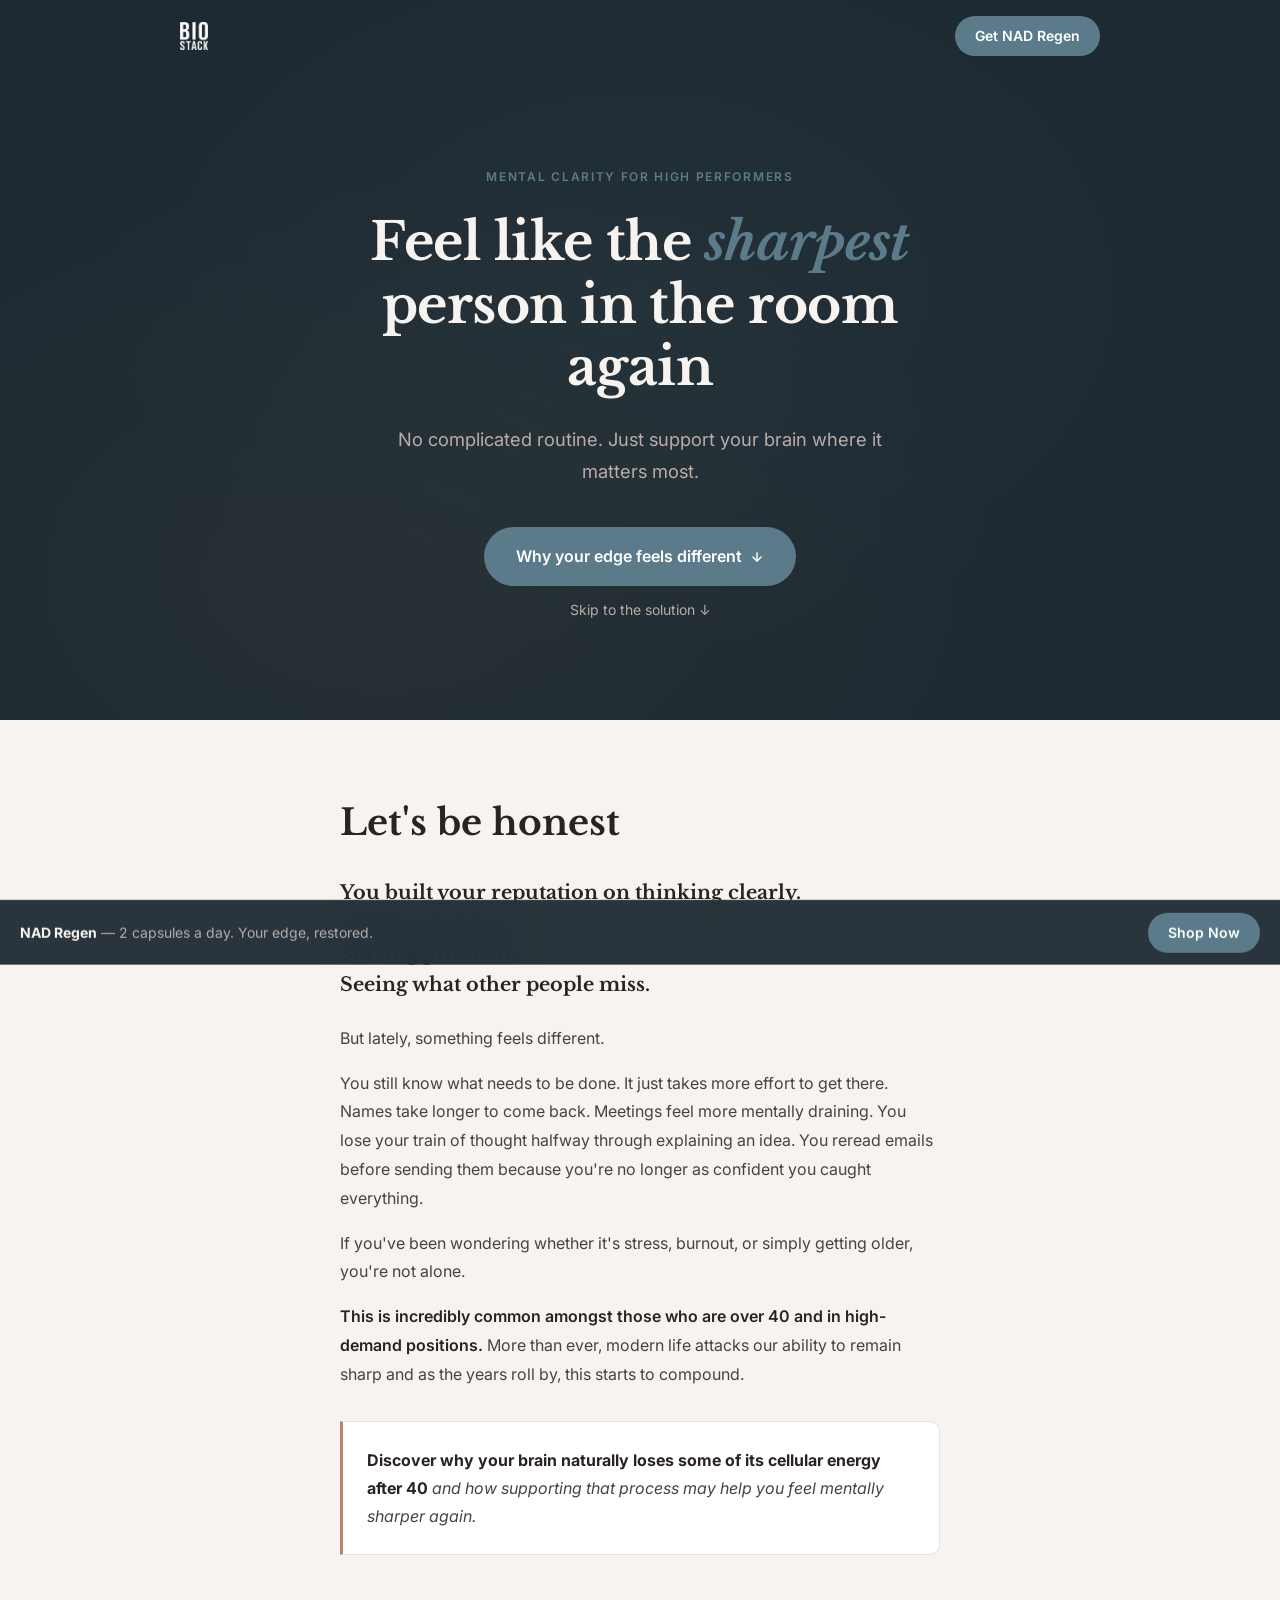
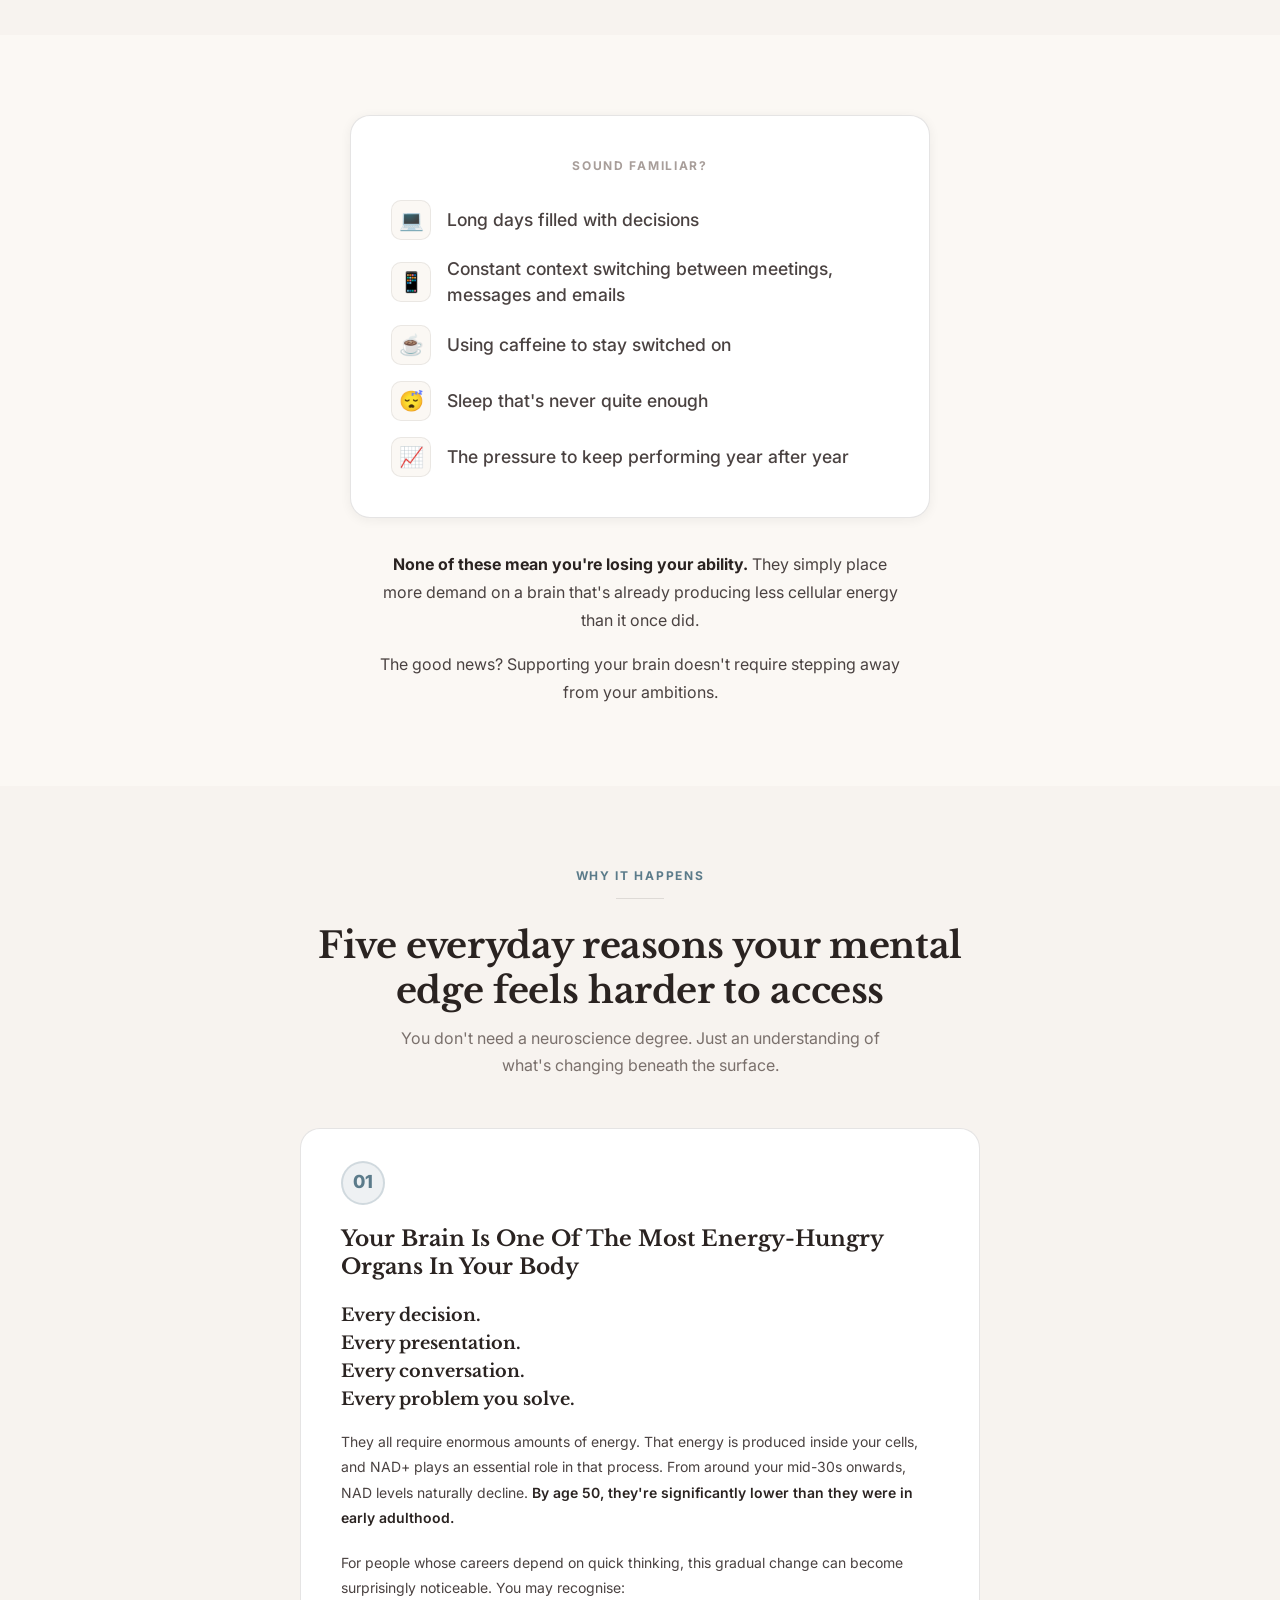
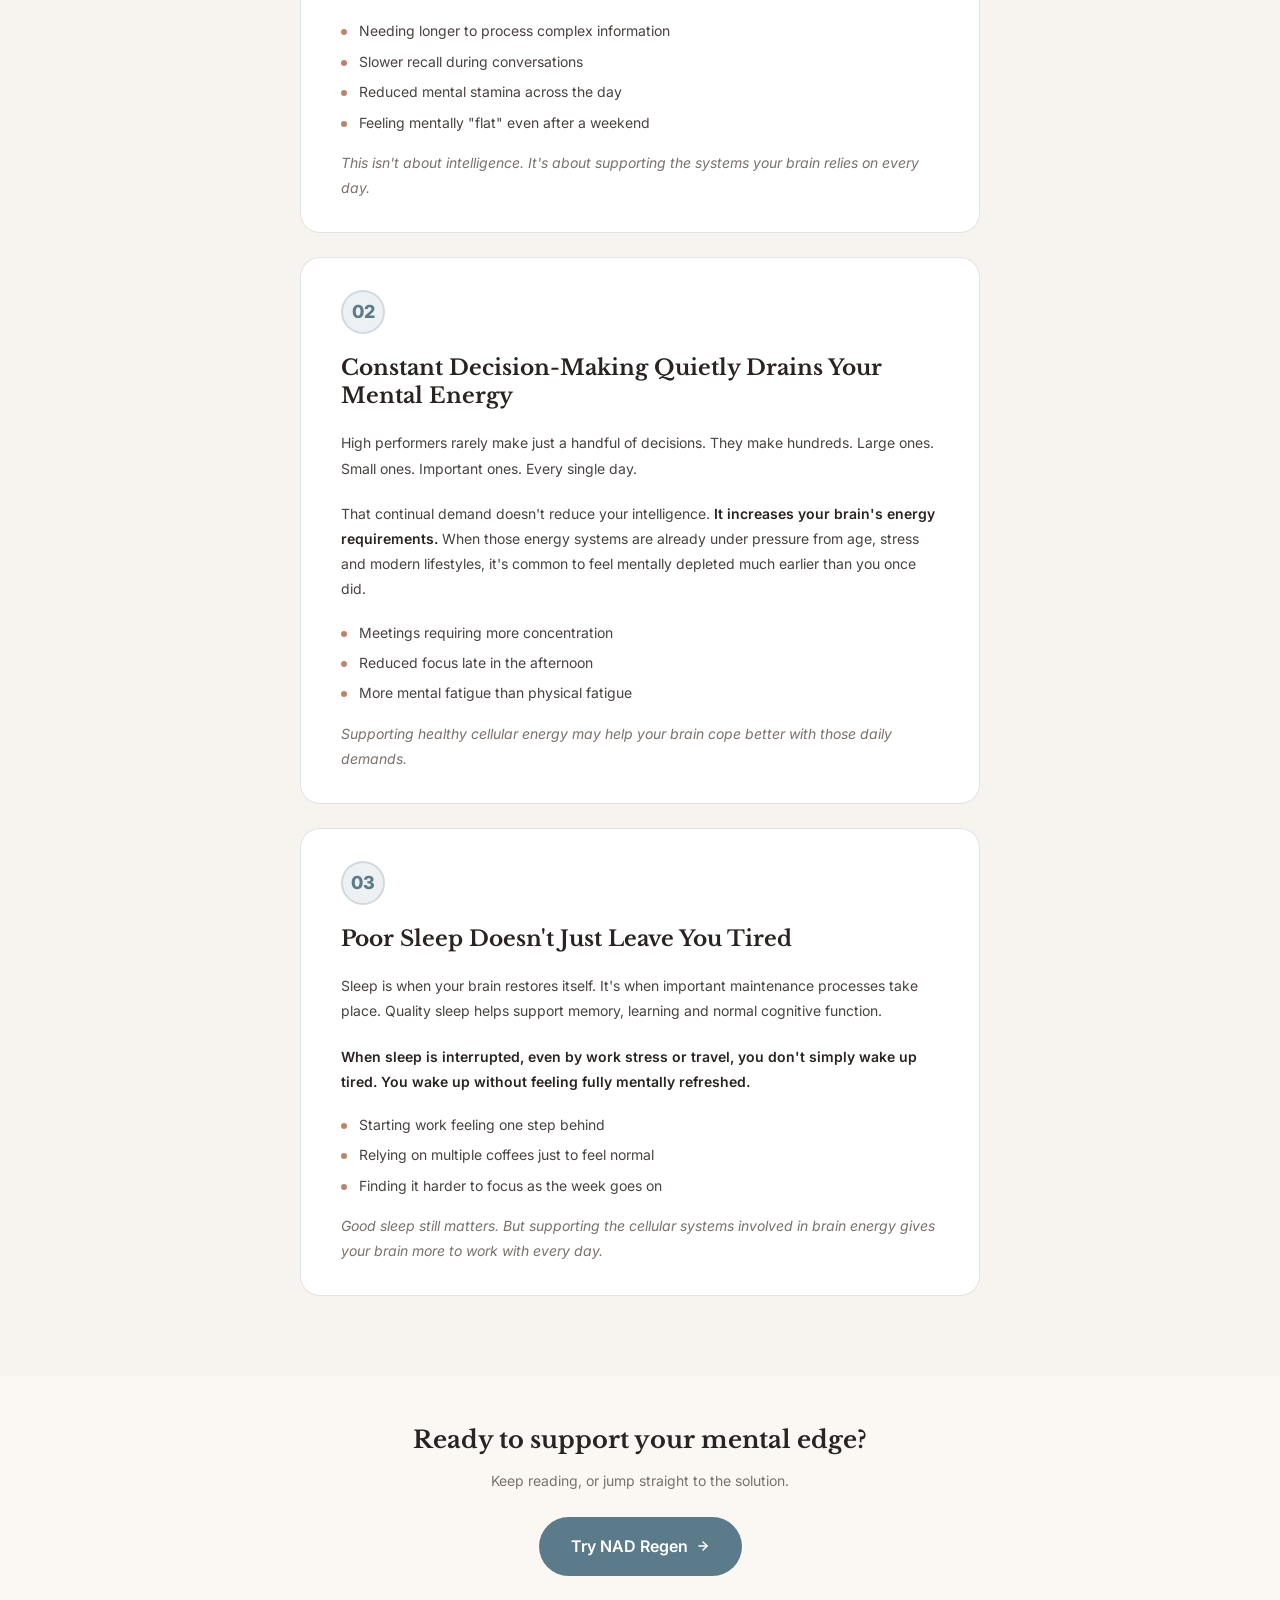
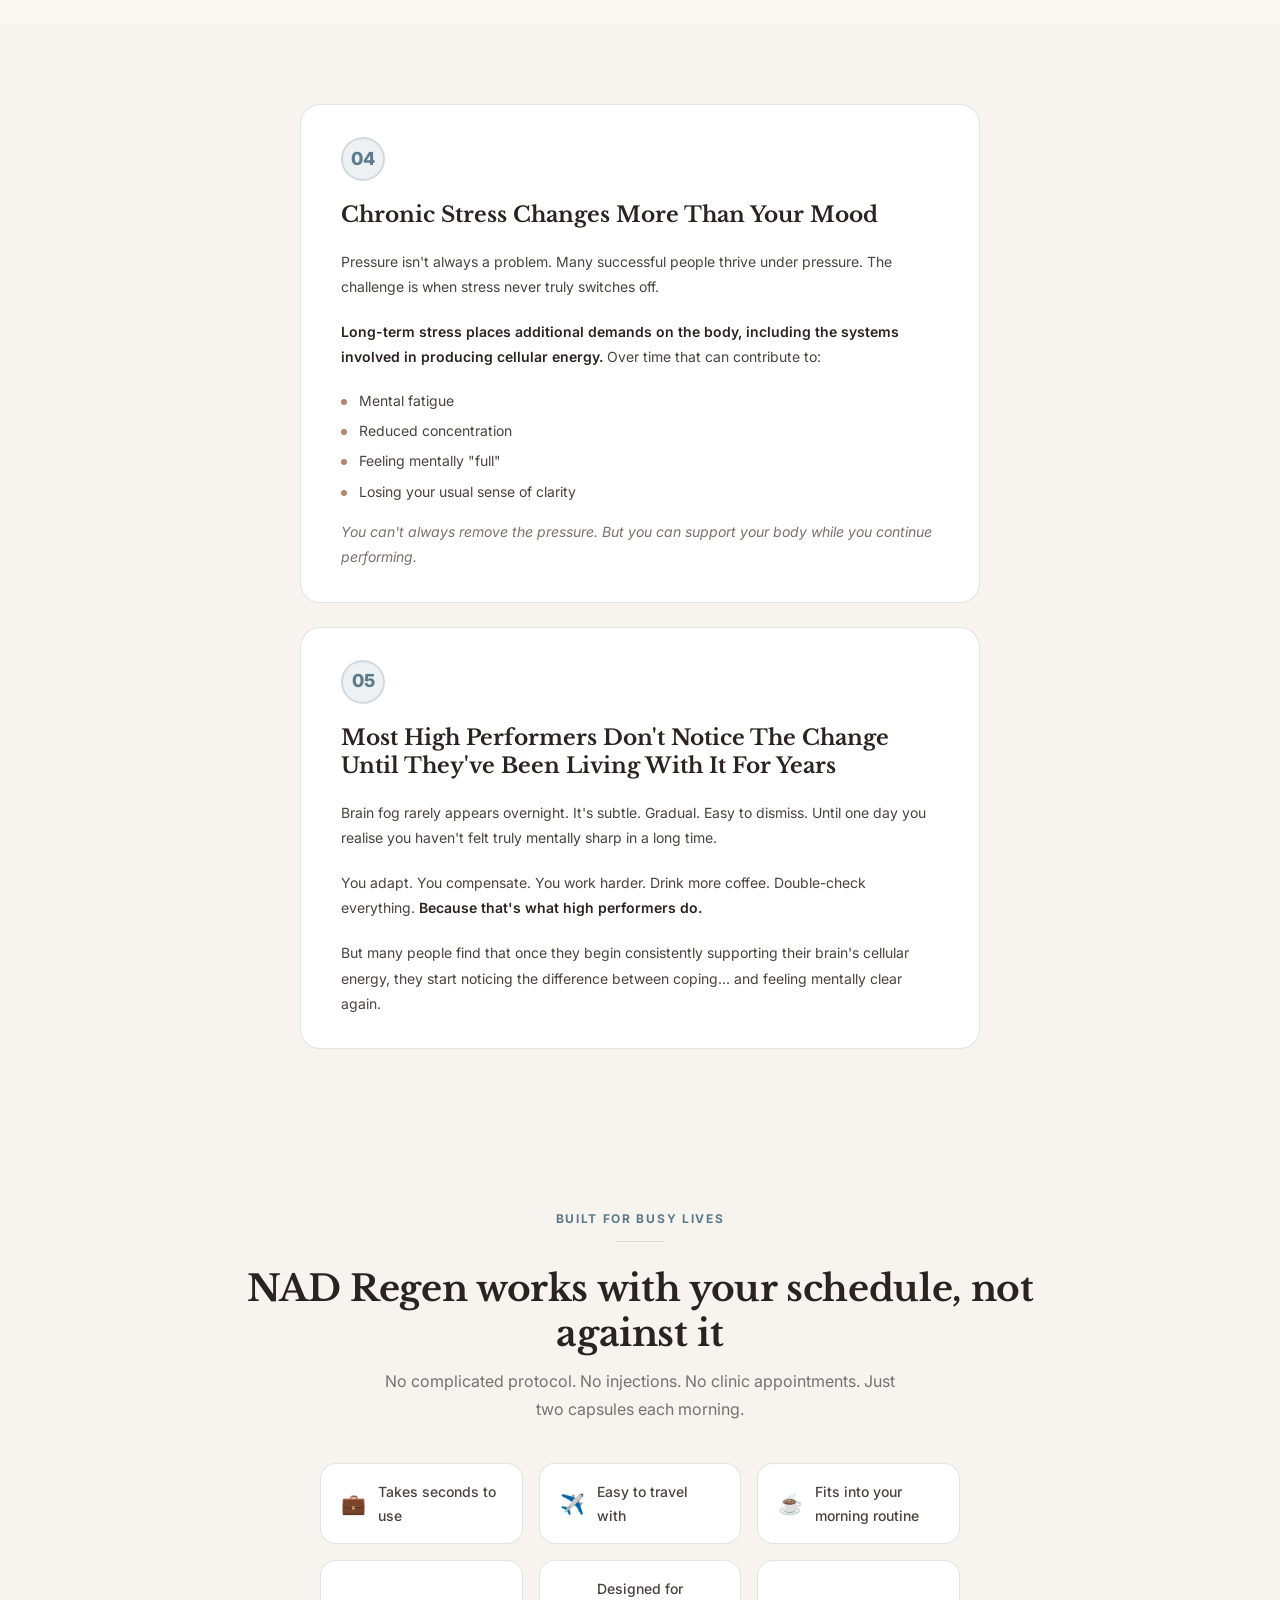
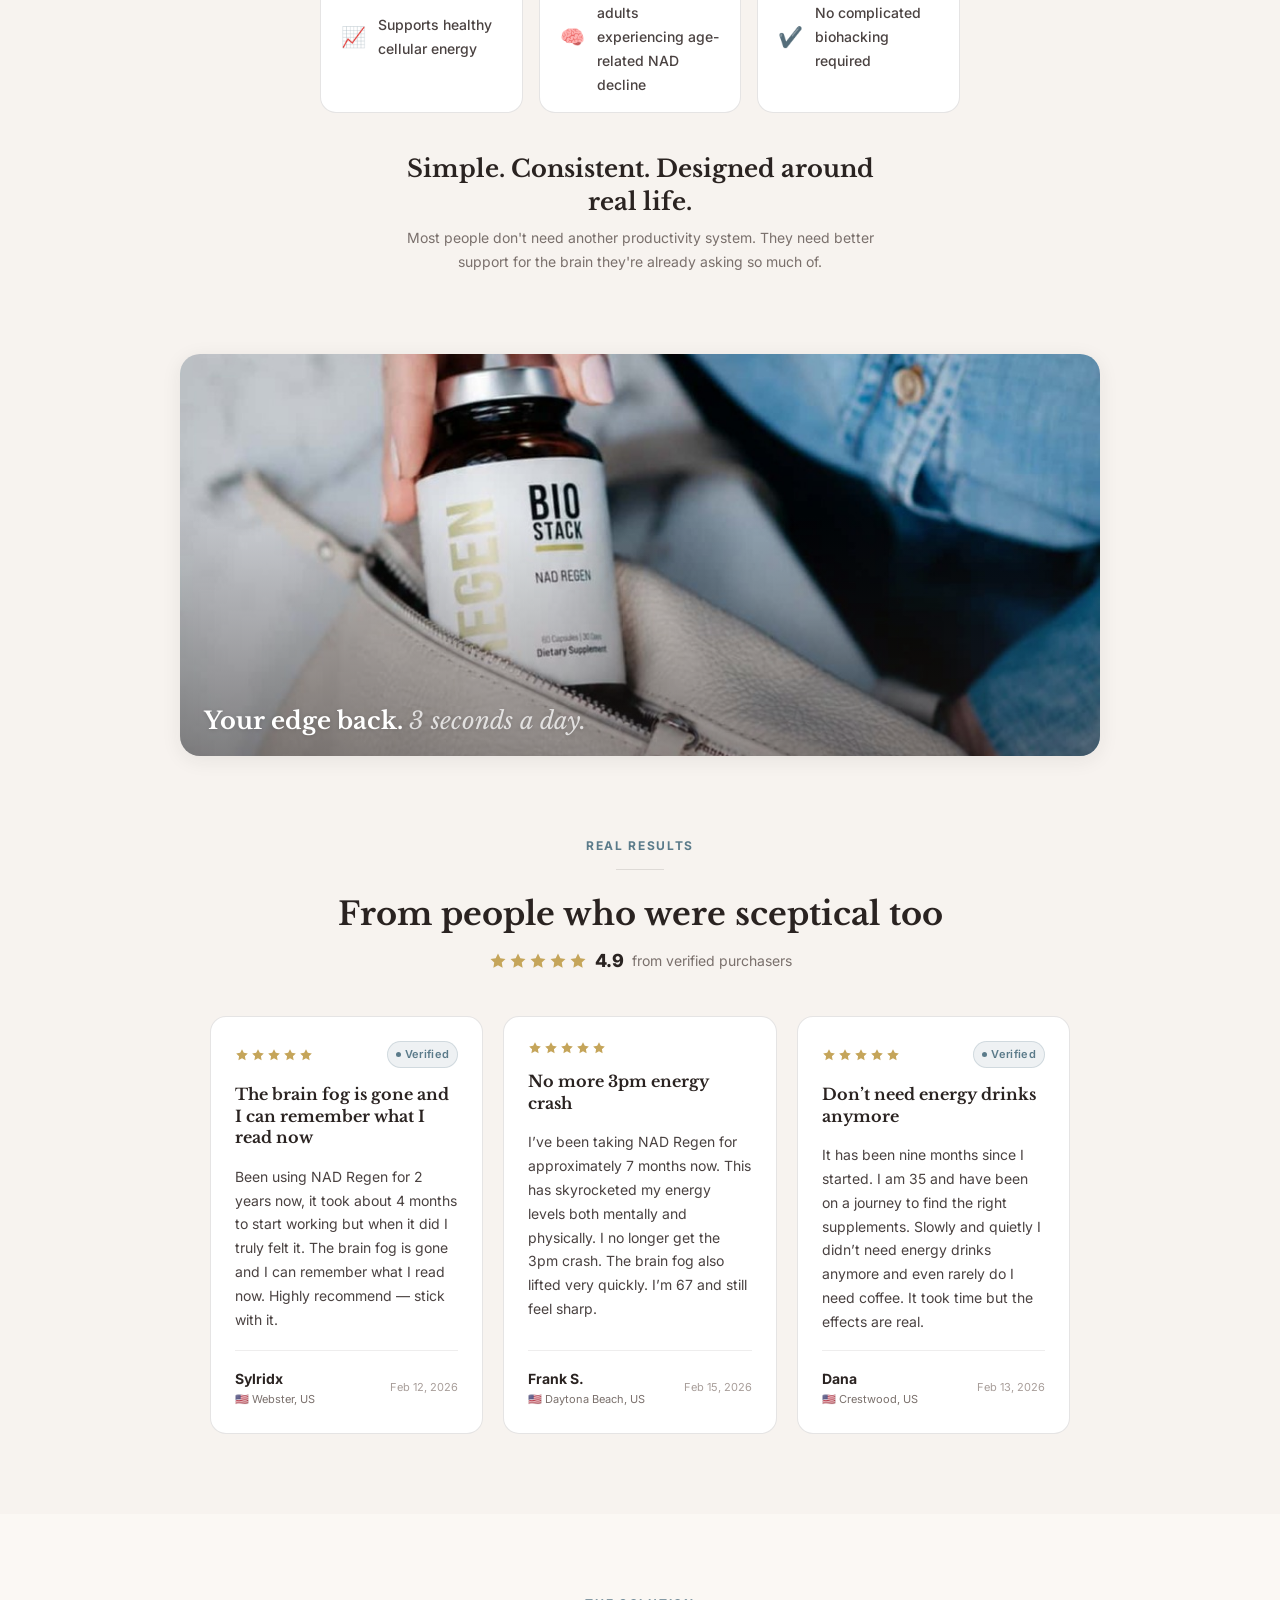
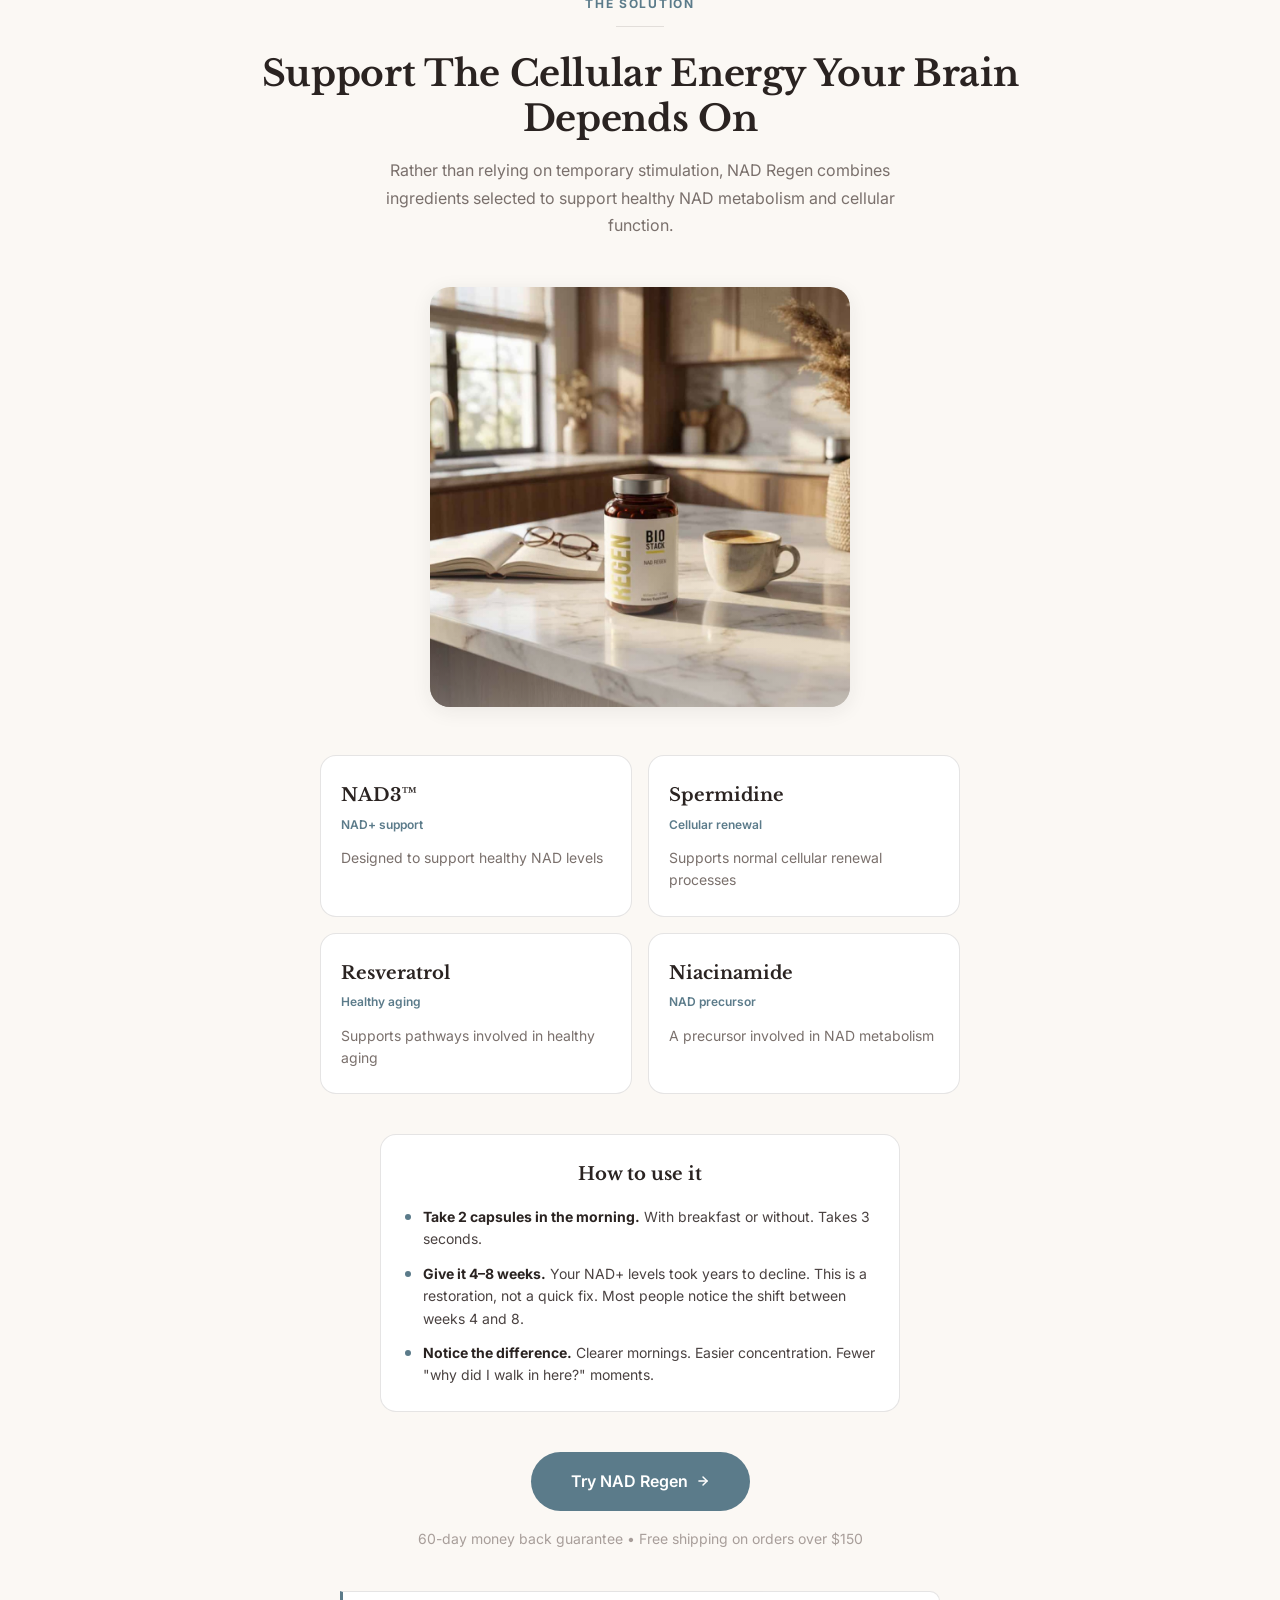
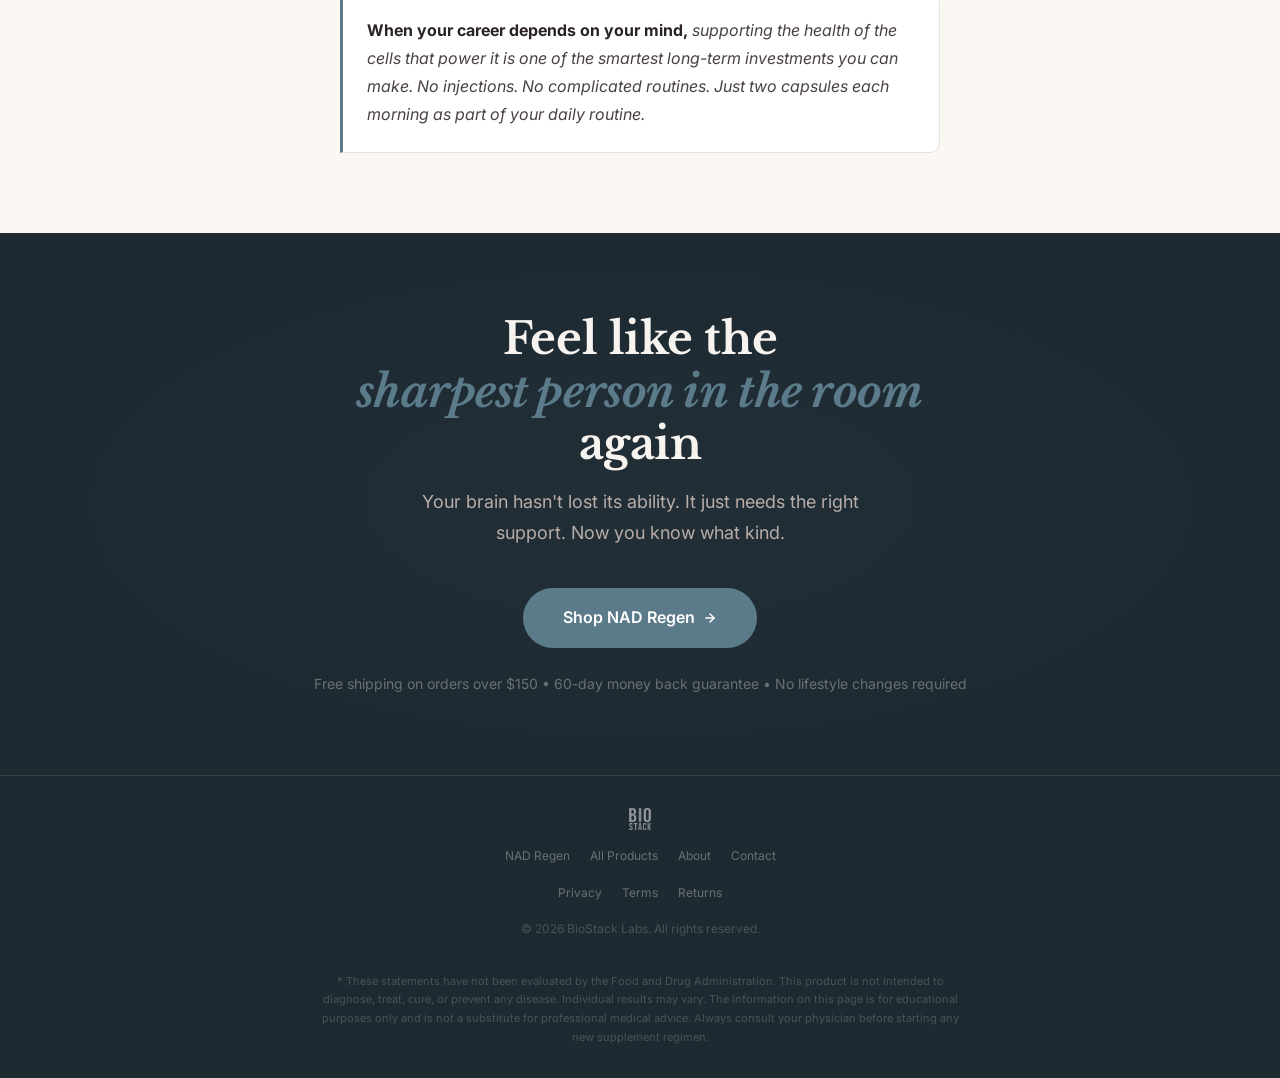
<file: hp-v1.html>
<!DOCTYPE html>
<html lang="en">
<head>
  <meta charset="UTF-8">
  <meta name="viewport" content="width=device-width, initial-scale=1.0, viewport-fit=cover">
  <title>Feel Like The Sharpest Person In The Room Again — NAD Regen | BioStack Labs</title>
  <meta name="description" content="You built your reputation on thinking clearly. Discover why your brain naturally loses cellular energy after 40 and how supporting that process may help you feel mentally sharper again.">

  <!-- Google Fonts -->
  <link rel="preconnect" href="https://fonts.googleapis.com">
  <link rel="preconnect" href="https://fonts.gstatic.com" crossorigin>
  <link href="https://fonts.googleapis.com/css2?family=Libre+Baskerville:ital,wght@0,400;0,700;1,400&family=Inter:wght@300;400;500;600;700&display=swap" rel="stylesheet">

  <!-- Meta Pixel Code -->
  <script>
    !function(f,b,e,v,n,t,s)
    {if(f.fbq)return;n=f.fbq=function(){n.callMethod?
    n.callMethod.apply(n,arguments):n.queue.push(arguments)};
    if(!f._fbq)f._fbq=n;n.push=n;n.loaded=!0;n.version='2.0';
    n.queue=[];t=b.createElement(e);t.async=!0;
    t.src=v;s=b.getElementsByTagName(e)[0];
    s.parentNode.insertBefore(t,s)}(window, document,'script',
    'https://connect.facebook.net/en_US/fbevents.js');
    fbq('init', '2676399889319515');
    fbq('track', 'PageView');
  </script>
  <noscript><img height="1" width="1" style="display:none"
    src="https://www.facebook.com/tr?id=2676399889319515&ev=PageView&noscript=1"
  /></noscript>
  <!-- End Meta Pixel Code -->

  <style>
    /* ============================================================
       HP-V1 DESIGN SYSTEM — WARM, EDITORIAL (extends v3 tokens)
       ============================================================ */

    :root {
      /* Warm palette */
      --color-bg: #F7F3EF;
      --color-bg-alt: #FBF8F4;
      --color-bg-card: #FFFFFF;
      --color-bg-warm: #F0EAE2;
      --color-bg-hero: #1E2A32;

      /* Typography colours */
      --color-ink: #2A2321;
      --color-ink-secondary: #4A4241;
      --color-ink-muted: #7A706C;
      --color-ink-faint: #A89E9A;
      --color-ink-on-dark: #F7F3EF;
      --color-ink-muted-on-dark: #B8ADA8;

      /* Accents */
      --color-blue: #5B7B8A;
      --color-blue-light: rgba(91, 123, 138, 0.1);
      --color-blue-mid: rgba(91, 123, 138, 0.2);
      --color-blue-dark: #4A6A78;
      --color-amber: #C5A55A;
      --color-amber-light: rgba(197, 165, 90, 0.1);
      --color-amber-mid: rgba(197, 165, 90, 0.25);
      --color-warm-accent: #B8866E;
      --color-warm-accent-light: rgba(184, 134, 110, 0.1);

      /* Borders */
      --color-border: rgba(42, 35, 33, 0.08);
      --color-border-warm: rgba(42, 35, 33, 0.12);
      --color-border-dark: rgba(247, 243, 239, 0.12);

      /* Typography */
      --font-display: 'Libre Baskerville', Georgia, serif;
      --font-body: 'Inter', -apple-system, sans-serif;

      --text-xs: 0.75rem;
      --text-sm: 0.875rem;
      --text-base: 1rem;
      --text-lg: 1.125rem;
      --text-xl: 1.25rem;

      /* Spacing */
      --space-1: 0.25rem;
      --space-2: 0.5rem;
      --space-3: 0.75rem;
      --space-4: 1rem;
      --space-5: 1.25rem;
      --space-6: 1.5rem;
      --space-8: 2rem;
      --space-10: 2.5rem;
      --space-12: 3rem;
      --space-16: 4rem;
      --space-20: 5rem;
      --space-24: 6rem;

      /* Misc */
      --radius: 10px;
      --radius-lg: 16px;
      --radius-xl: 20px;
      --transition: 300ms ease;
      --shadow-soft: 0 2px 12px rgba(42, 35, 33, 0.06);
      --shadow-card: 0 4px 20px rgba(42, 35, 33, 0.08);
      --max-width: 720px;
      --max-width-wide: 960px;
    }

    /* ── Reset ── */
    *, *::before, *::after { box-sizing: border-box; margin: 0; padding: 0; }

    html {
      scroll-behavior: smooth;
      -webkit-font-smoothing: antialiased;
      -moz-osx-font-smoothing: grayscale;
    }

    body {
      font-family: var(--font-body);
      font-size: var(--text-base);
      line-height: 1.7;
      color: var(--color-ink);
      background: var(--color-bg);
    }

    img { max-width: 100%; height: auto; display: block; }
    a { color: inherit; }

    /* ── Container ── */
    .container {
      max-width: var(--max-width);
      margin: 0 auto;
      padding: 0 var(--space-5);
    }

    .container--wide {
      max-width: var(--max-width-wide);
    }

    /* ── Section ── */
    .hp-section {
      padding: var(--space-16) 0;
    }

    @media (min-width: 768px) {
      .hp-section { padding: var(--space-20) 0; }
    }

    /* ── Reveal animation ── */
    .reveal {
      opacity: 0;
      transform: translateY(20px);
      transition: opacity 0.7s ease, transform 0.7s ease;
    }

    .reveal--visible {
      opacity: 1;
      transform: translateY(0);
    }

    .reveal--d1 { transition-delay: 0.1s; }
    .reveal--d2 { transition-delay: 0.2s; }
    .reveal--d3 { transition-delay: 0.3s; }

    /* ── Divider ── */
    .hp-divider {
      width: 48px;
      height: 1px;
      background: var(--color-border-warm);
      margin: 0 auto var(--space-6);
    }

    /* ============================================================
       NAVIGATION
       ============================================================ */
    .hp-nav {
      position: fixed;
      top: 0;
      left: 0;
      right: 0;
      z-index: 100;
      padding: var(--space-4) 0;
      transition: background var(--transition), box-shadow var(--transition);
    }

    .hp-nav--scrolled {
      background: rgba(247, 243, 239, 0.92);
      backdrop-filter: blur(16px);
      -webkit-backdrop-filter: blur(16px);
      box-shadow: 0 1px 0 var(--color-border);
    }

    .hp-nav__inner {
      max-width: var(--max-width-wide);
      margin: 0 auto;
      padding: 0 var(--space-5);
      display: flex;
      align-items: center;
      justify-content: space-between;
    }

    .hp-nav__logo img {
      height: 28px;
      width: auto;
      transition: opacity var(--transition);
    }

    .hp-nav__cta {
      display: inline-flex;
      align-items: center;
      gap: var(--space-2);
      padding: var(--space-2) var(--space-5);
      background: var(--color-blue);
      color: #fff;
      font-size: var(--text-sm);
      font-weight: 600;
      text-decoration: none;
      border-radius: 99px;
      transition: background var(--transition), transform var(--transition);
    }

    .hp-nav__cta:hover {
      background: var(--color-blue-dark);
      transform: translateY(-1px);
    }

    /* ============================================================
       HERO
       ============================================================ */
    .hp-hero {
      min-height: 80vh;
      display: flex;
      align-items: center;
      justify-content: center;
      text-align: center;
      padding: calc(80px + var(--space-12)) var(--space-5) var(--space-16);
      background: var(--color-bg-hero);
      position: relative;
      overflow: hidden;
    }

    .hp-hero::before {
      content: '';
      position: absolute;
      inset: 0;
      background: radial-gradient(ellipse at 50% 40%, rgba(91, 123, 138, 0.08) 0%, transparent 60%),
                  radial-gradient(ellipse at 30% 80%, rgba(197, 165, 90, 0.05) 0%, transparent 50%);
      pointer-events: none;
    }

    .hp-hero__content {
      position: relative;
      z-index: 1;
      max-width: 640px;
    }

    .hp-hero__eyebrow {
      display: inline-block;
      font-family: var(--font-body);
      font-size: var(--text-xs);
      font-weight: 600;
      letter-spacing: 0.14em;
      text-transform: uppercase;
      color: var(--color-blue);
      margin-bottom: var(--space-6);
    }

    .hp-hero__headline {
      font-family: var(--font-display);
      font-size: clamp(2rem, 5.5vw, 3.25rem);
      font-weight: 700;
      color: var(--color-ink-on-dark);
      line-height: 1.2;
      letter-spacing: -0.01em;
      margin-bottom: var(--space-6);
    }

    .hp-hero__headline em {
      font-style: italic;
      color: var(--color-blue);
    }

    .hp-hero__sub {
      font-size: clamp(1rem, 2.5vw, 1.15rem);
      color: var(--color-ink-muted-on-dark);
      line-height: 1.75;
      max-width: 520px;
      margin: 0 auto var(--space-10);
    }

    .hp-hero__cta {
      display: inline-flex;
      align-items: center;
      gap: var(--space-2);
      padding: var(--space-4) var(--space-8);
      background: var(--color-blue);
      color: #fff;
      font-family: var(--font-body);
      font-size: var(--text-base);
      font-weight: 600;
      text-decoration: none;
      border-radius: 99px;
      border: none;
      cursor: pointer;
      transition: background var(--transition), transform var(--transition), box-shadow var(--transition);
    }

    .hp-hero__cta:hover {
      background: var(--color-blue-dark);
      transform: translateY(-2px);
      box-shadow: 0 8px 24px rgba(91, 123, 138, 0.25);
    }

    .hp-hero__cta svg {
      transition: transform var(--transition);
    }

    .hp-hero__cta:hover svg {
      transform: translateY(2px);
    }

    .hp-hero__buttons {
      display: flex;
      flex-direction: column;
      gap: var(--space-3);
      align-items: center;
    }

    .hp-hero__link {
      font-size: var(--text-sm);
      color: var(--color-ink-muted-on-dark);
      text-decoration: none;
      transition: color var(--transition);
    }

    .hp-hero__link:hover {
      color: var(--color-ink-on-dark);
    }

    /* ============================================================
       EMPATHY — "Let's be honest"
       ============================================================ */
    .hp-empathy {
      background: var(--color-bg);
    }

    .hp-empathy__content {
      max-width: 600px;
      margin: 0 auto;
    }

    .hp-empathy__headline {
      font-family: var(--font-display);
      font-size: clamp(1.5rem, 4vw, 2.25rem);
      font-weight: 700;
      color: var(--color-ink);
      line-height: 1.25;
      margin-bottom: var(--space-8);
    }

    .hp-empathy__text {
      font-size: var(--text-base);
      color: var(--color-ink-secondary);
      line-height: 1.8;
      margin-bottom: var(--space-4);
    }

    .hp-empathy__text:last-child {
      margin-bottom: 0;
    }

    .hp-empathy__text strong {
      color: var(--color-ink);
      font-weight: 600;
    }

    .hp-empathy__staccato {
      font-family: var(--font-display);
      font-size: clamp(1.05rem, 3vw, 1.2rem);
      font-weight: 700;
      color: var(--color-ink);
      line-height: 1.6;
      margin-bottom: var(--space-6);
    }

    .hp-empathy__staccato span {
      display: block;
    }

    .hp-empathy__highlight {
      margin-top: var(--space-8);
      padding: var(--space-6);
      background: var(--color-bg-card);
      border: 1px solid var(--color-border-warm);
      border-left: 3px solid var(--color-warm-accent);
      border-radius: 0 var(--radius) var(--radius) 0;
    }

    .hp-empathy__highlight p {
      font-size: var(--text-base);
      color: var(--color-ink-secondary);
      line-height: 1.75;
      font-style: italic;
    }

    .hp-empathy__highlight strong {
      font-style: normal;
      color: var(--color-ink);
    }

    /* ============================================================
       MIRROR — Lifestyle Factors
       ============================================================ */
    .hp-mirror {
      background: var(--color-bg-alt);
    }

    .hp-mirror__card {
      background: var(--color-bg-card);
      border: 1px solid var(--color-border-warm);
      border-radius: var(--radius-xl);
      padding: var(--space-8) var(--space-6);
      max-width: 580px;
      margin: 0 auto var(--space-8);
      box-shadow: var(--shadow-soft);
    }

    @media (min-width: 640px) {
      .hp-mirror__card {
        padding: var(--space-10) var(--space-10);
      }
    }

    .hp-mirror__label {
      font-family: var(--font-body);
      font-size: var(--text-xs);
      font-weight: 700;
      letter-spacing: 0.14em;
      text-transform: uppercase;
      color: var(--color-ink-faint);
      text-align: center;
      margin-bottom: var(--space-6);
    }

    .hp-mirror__list {
      display: flex;
      flex-direction: column;
      gap: var(--space-4);
      list-style: none;
    }

    .hp-mirror__item {
      display: flex;
      align-items: center;
      gap: var(--space-4);
      font-size: clamp(0.95rem, 2.5vw, 1.1rem);
      color: var(--color-ink-secondary);
      font-weight: 500;
      line-height: 1.5;
    }

    .hp-mirror__icon {
      flex-shrink: 0;
      width: 40px;
      height: 40px;
      display: flex;
      align-items: center;
      justify-content: center;
      font-size: 20px;
      background: var(--color-bg-alt);
      border-radius: var(--radius);
      border: 1px solid var(--color-border);
    }

    .hp-mirror__closing {
      text-align: center;
      font-size: var(--text-base);
      color: var(--color-ink-secondary);
      line-height: 1.75;
      max-width: 520px;
      margin: 0 auto;
    }

    .hp-mirror__closing strong {
      color: var(--color-ink);
    }

    /* ============================================================
       REASONS — 5-Card Listicle
       ============================================================ */
    .hp-reasons {
      background: var(--color-bg);
    }

    .hp-reasons__eyebrow {
      font-family: var(--font-body);
      font-size: var(--text-xs);
      font-weight: 700;
      letter-spacing: 0.14em;
      text-transform: uppercase;
      color: var(--color-blue);
      text-align: center;
      margin-bottom: var(--space-3);
    }

    .hp-reasons__title {
      font-family: var(--font-display);
      font-size: clamp(1.5rem, 4vw, 2.25rem);
      font-weight: 700;
      color: var(--color-ink);
      text-align: center;
      line-height: 1.25;
      letter-spacing: -0.01em;
      margin-bottom: var(--space-3);
    }

    .hp-reasons__subtitle {
      font-size: var(--text-base);
      color: var(--color-ink-muted);
      text-align: center;
      max-width: 480px;
      margin: 0 auto var(--space-12);
    }

    .hp-reasons__stack {
      display: flex;
      flex-direction: column;
      gap: var(--space-6);
      max-width: 680px;
      margin: 0 auto;
    }

    .hp-reason {
      background: var(--color-bg-card);
      border: 1px solid var(--color-border-warm);
      border-radius: var(--radius-xl);
      padding: var(--space-8) var(--space-6);
      position: relative;
      transition: box-shadow var(--transition), transform var(--transition);
    }

    @media (min-width: 640px) {
      .hp-reason {
        padding: var(--space-8) var(--space-10);
      }
    }

    .hp-reason:hover {
      box-shadow: var(--shadow-card);
      transform: translateY(-2px);
    }

    .hp-reason__num {
      display: inline-flex;
      align-items: center;
      justify-content: center;
      width: 44px;
      height: 44px;
      border-radius: 50%;
      background: var(--color-blue-light);
      border: 2px solid var(--color-blue-mid);
      font-size: var(--text-lg);
      font-weight: 800;
      color: var(--color-blue);
      margin-bottom: var(--space-5);
    }

    .hp-reason__heading {
      font-family: var(--font-display);
      font-size: clamp(1.1rem, 3vw, 1.35rem);
      font-weight: 700;
      color: var(--color-ink);
      line-height: 1.3;
      margin-bottom: var(--space-5);
    }

    .hp-reason__body {
      font-size: var(--text-sm);
      color: var(--color-ink-secondary);
      line-height: 1.8;
      margin-bottom: var(--space-5);
    }

    .hp-reason__body:last-child {
      margin-bottom: 0;
    }

    .hp-reason__body strong {
      color: var(--color-ink);
      font-weight: 600;
    }

    .hp-reason__symptoms {
      list-style: none;
      display: flex;
      flex-direction: column;
      gap: var(--space-2);
    }

    .hp-reason__symptom {
      display: flex;
      align-items: flex-start;
      gap: var(--space-3);
      font-size: var(--text-sm);
      color: var(--color-ink-secondary);
      line-height: 1.6;
    }

    .hp-reason__symptom-dot {
      flex-shrink: 0;
      width: 6px;
      height: 6px;
      border-radius: 50%;
      background: var(--color-warm-accent);
      margin-top: 9px;
    }

    .hp-reason__staccato {
      font-family: var(--font-display);
      font-size: clamp(1rem, 2.5vw, 1.1rem);
      font-weight: 700;
      color: var(--color-ink);
      line-height: 1.6;
      margin-bottom: var(--space-4);
    }

    .hp-reason__staccato span {
      display: block;
    }

    /* ============================================================
       MID-PAGE CTA
       ============================================================ */
    .hp-midcta {
      background: var(--color-bg-alt);
      text-align: center;
      padding: var(--space-12) 0;
    }

    .hp-midcta__text {
      font-family: var(--font-display);
      font-size: clamp(1.15rem, 3vw, 1.5rem);
      font-weight: 700;
      color: var(--color-ink);
      line-height: 1.35;
      margin-bottom: var(--space-3);
    }

    .hp-midcta__sub {
      font-size: var(--text-sm);
      color: var(--color-ink-muted);
      margin-bottom: var(--space-6);
    }

    .hp-midcta__btn {
      display: inline-flex;
      align-items: center;
      gap: var(--space-2);
      padding: var(--space-4) var(--space-8);
      background: var(--color-blue);
      color: #fff;
      font-family: var(--font-body);
      font-size: var(--text-base);
      font-weight: 600;
      text-decoration: none;
      border-radius: 99px;
      transition: background var(--transition), transform var(--transition), box-shadow var(--transition);
    }

    .hp-midcta__btn:hover {
      background: var(--color-blue-dark);
      transform: translateY(-2px);
      box-shadow: 0 8px 24px rgba(91, 123, 138, 0.25);
    }

    /* ============================================================
       SIMPLICITY — "Built For Busy Lives"
       ============================================================ */
    .hp-simple {
      background: var(--color-bg);
    }

    .hp-simple__eyebrow {
      font-family: var(--font-body);
      font-size: var(--text-xs);
      font-weight: 700;
      letter-spacing: 0.14em;
      text-transform: uppercase;
      color: var(--color-blue);
      text-align: center;
      margin-bottom: var(--space-3);
    }

    .hp-simple__title {
      font-family: var(--font-display);
      font-size: clamp(1.5rem, 4vw, 2.25rem);
      font-weight: 700;
      color: var(--color-ink);
      text-align: center;
      line-height: 1.25;
      letter-spacing: -0.01em;
      margin-bottom: var(--space-3);
    }

    .hp-simple__subtitle {
      font-size: var(--text-base);
      color: var(--color-ink-muted);
      text-align: center;
      max-width: 520px;
      margin: 0 auto var(--space-10);
      line-height: 1.7;
    }

    .hp-simple__grid {
      display: grid;
      grid-template-columns: 1fr;
      gap: var(--space-4);
      max-width: 640px;
      margin: 0 auto var(--space-10);
    }

    @media (min-width: 640px) {
      .hp-simple__grid { grid-template-columns: repeat(2, 1fr); }
    }

    @media (min-width: 768px) {
      .hp-simple__grid { grid-template-columns: repeat(3, 1fr); }
    }

    .hp-simple__item {
      display: flex;
      align-items: center;
      gap: var(--space-3);
      padding: var(--space-4) var(--space-5);
      background: var(--color-bg-card);
      border: 1px solid var(--color-border-warm);
      border-radius: var(--radius-lg);
      font-size: var(--text-sm);
      color: var(--color-ink-secondary);
      font-weight: 500;
      transition: border-color var(--transition), box-shadow var(--transition), transform var(--transition);
    }

    .hp-simple__item:hover {
      border-color: var(--color-blue-mid);
      box-shadow: var(--shadow-soft);
      transform: translateY(-1px);
    }

    .hp-simple__item-icon {
      flex-shrink: 0;
      font-size: 20px;
    }

    .hp-simple__callout {
      max-width: 520px;
      margin: 0 auto;
      text-align: center;
    }

    .hp-simple__callout-title {
      font-family: var(--font-display);
      font-size: clamp(1.15rem, 3vw, 1.5rem);
      font-weight: 700;
      color: var(--color-ink);
      line-height: 1.35;
      margin-bottom: var(--space-2);
    }

    .hp-simple__callout-text {
      font-size: var(--text-sm);
      color: var(--color-ink-muted);
      line-height: 1.7;
    }

    /* ============================================================
       PRODUCT — "The Solution"
       ============================================================ */
    .hp-product {
      background: var(--color-bg-alt);
    }

    .hp-product__eyebrow {
      font-family: var(--font-body);
      font-size: var(--text-xs);
      font-weight: 700;
      letter-spacing: 0.14em;
      text-transform: uppercase;
      color: var(--color-blue);
      text-align: center;
      margin-bottom: var(--space-3);
    }

    .hp-product__title {
      font-family: var(--font-display);
      font-size: clamp(1.5rem, 4vw, 2.25rem);
      font-weight: 700;
      color: var(--color-ink);
      text-align: center;
      line-height: 1.25;
      letter-spacing: -0.01em;
      margin-bottom: var(--space-4);
    }

    .hp-product__subtitle {
      font-size: var(--text-base);
      color: var(--color-ink-muted);
      text-align: center;
      max-width: 540px;
      margin: 0 auto var(--space-12);
      line-height: 1.7;
    }

    /* Product image */
    .hp-product__img-wrap {
      display: flex;
      justify-content: center;
      margin-bottom: var(--space-12);
    }

    .hp-product__img-frame {
      position: relative;
      width: 100%;
      max-width: 420px;
      border-radius: var(--radius-xl);
      overflow: hidden;
      box-shadow: var(--shadow-card);
      aspect-ratio: 1 / 1;
    }

    .hp-product__img {
      width: 100%;
      height: 100%;
      object-fit: cover;
      object-position: center;
      display: block;
    }

    .hp-product__img-overlay {
      position: absolute;
      inset: 0;
      background: linear-gradient(
        to bottom,
        rgba(247, 243, 239, 0) 60%,
        rgba(247, 243, 239, 0.4) 100%
      );
      pointer-events: none;
    }

    /* Ingredients */
    .hp-ingredients {
      display: grid;
      grid-template-columns: 1fr;
      gap: var(--space-4);
      max-width: 640px;
      margin: 0 auto var(--space-10);
    }

    @media (min-width: 640px) {
      .hp-ingredients { grid-template-columns: repeat(2, 1fr); }
    }

    .hp-ingredient {
      background: var(--color-bg-card);
      border: 1px solid var(--color-border-warm);
      border-radius: var(--radius-lg);
      padding: var(--space-6) var(--space-5);
      transition: box-shadow var(--transition), transform var(--transition);
    }

    .hp-ingredient:hover {
      box-shadow: var(--shadow-card);
      transform: translateY(-2px);
    }

    .hp-ingredient__name {
      font-family: var(--font-display);
      font-size: var(--text-lg);
      font-weight: 700;
      color: var(--color-ink);
      margin-bottom: var(--space-1);
    }

    .hp-ingredient__role {
      font-size: var(--text-xs);
      font-weight: 600;
      color: var(--color-blue);
      margin-bottom: var(--space-3);
    }

    .hp-ingredient__desc {
      font-size: var(--text-sm);
      color: var(--color-ink-muted);
      line-height: 1.6;
    }

    /* How to use */
    .hp-product__how {
      max-width: 520px;
      margin: 0 auto var(--space-10);
      background: var(--color-bg-card);
      border: 1px solid var(--color-border-warm);
      border-radius: var(--radius-lg);
      padding: var(--space-6);
    }

    .hp-product__how-title {
      font-family: var(--font-display);
      font-size: var(--text-lg);
      font-weight: 700;
      color: var(--color-ink);
      margin-bottom: var(--space-4);
      text-align: center;
    }

    .hp-product__how-steps {
      display: flex;
      flex-direction: column;
      gap: var(--space-3);
    }

    .hp-product__how-step {
      display: flex;
      align-items: flex-start;
      gap: var(--space-3);
      font-size: var(--text-sm);
      color: var(--color-ink-secondary);
      line-height: 1.6;
    }

    .hp-product__how-step strong {
      color: var(--color-ink);
    }

    .hp-product__how-bullet {
      flex-shrink: 0;
      width: 6px;
      height: 6px;
      border-radius: 50%;
      background: var(--color-blue);
      margin-top: 8px;
    }

    /* CTA */
    .hp-product__cta-wrap {
      text-align: center;
    }

    .hp-product__cta {
      display: inline-flex;
      align-items: center;
      gap: var(--space-2);
      padding: var(--space-4) var(--space-10);
      background: var(--color-blue);
      color: #fff;
      font-family: var(--font-body);
      font-size: var(--text-base);
      font-weight: 600;
      text-decoration: none;
      border-radius: 99px;
      transition: background var(--transition), transform var(--transition), box-shadow var(--transition);
    }

    .hp-product__cta:hover {
      background: var(--color-blue-dark);
      transform: translateY(-2px);
      box-shadow: 0 8px 24px rgba(91, 123, 138, 0.25);
    }

    .hp-product__guarantee {
      margin-top: var(--space-4);
      font-size: var(--text-sm);
      color: var(--color-ink-faint);
      text-align: center;
    }

    .hp-product__callout {
      max-width: 600px;
      margin: var(--space-10) auto 0;
      padding: var(--space-6);
      background: var(--color-bg-card);
      border: 1px solid var(--color-border-warm);
      border-left: 3px solid var(--color-blue);
      border-radius: 0 var(--radius) var(--radius) 0;
      font-size: var(--text-base);
      color: var(--color-ink-secondary);
      line-height: 1.75;
      font-style: italic;
    }

    .hp-product__callout strong {
      font-style: normal;
      color: var(--color-ink);
    }

    /* ============================================================
       REVIEWS
       ============================================================ */
    .hp-reviews {
      background: var(--color-bg);
    }

    .hp-reviews__eyebrow {
      font-family: var(--font-body);
      font-size: var(--text-xs);
      font-weight: 700;
      letter-spacing: 0.14em;
      text-transform: uppercase;
      color: var(--color-blue);
      text-align: center;
      margin-bottom: var(--space-3);
    }

    .hp-reviews__title {
      font-family: var(--font-display);
      font-size: clamp(1.5rem, 4vw, 2rem);
      font-weight: 700;
      color: var(--color-ink);
      text-align: center;
      line-height: 1.25;
      margin-bottom: var(--space-3);
    }

    .hp-reviews__rating {
      display: flex;
      align-items: center;
      justify-content: center;
      gap: var(--space-2);
      margin-bottom: var(--space-10);
    }

    .hp-reviews__stars {
      display: flex;
      gap: 2px;
    }

    .hp-reviews__star {
      width: 18px;
      height: 18px;
      color: var(--color-amber);
    }

    .hp-reviews__score {
      font-size: var(--text-lg);
      font-weight: 800;
      color: var(--color-ink);
    }

    .hp-reviews__count {
      font-size: var(--text-sm);
      color: var(--color-ink-muted);
    }

    .hp-reviews__grid {
      display: grid;
      grid-template-columns: 1fr;
      gap: var(--space-5);
      max-width: 860px;
      margin: 0 auto;
    }

    @media (min-width: 768px) {
      .hp-reviews__grid { grid-template-columns: repeat(3, 1fr); }
    }

    .hp-review {
      background: var(--color-bg-card);
      border: 1px solid var(--color-border-warm);
      border-radius: var(--radius-lg);
      padding: var(--space-6);
      display: flex;
      flex-direction: column;
      gap: var(--space-4);
      transition: box-shadow var(--transition), transform var(--transition);
    }

    .hp-review:hover {
      box-shadow: var(--shadow-card);
      transform: translateY(-2px);
    }

    .hp-review__header {
      display: flex;
      align-items: center;
      justify-content: space-between;
    }

    .hp-review__stars {
      display: flex;
      gap: 2px;
    }

    .hp-review__star {
      width: 14px;
      height: 14px;
      color: var(--color-amber);
    }

    .hp-review__verified {
      display: inline-flex;
      align-items: center;
      gap: 4px;
      font-size: 11px;
      font-weight: 600;
      letter-spacing: 0.03em;
      color: var(--color-blue);
      background: var(--color-blue-light);
      border: 1px solid var(--color-blue-mid);
      border-radius: 99px;
      padding: 3px 8px;
    }

    .hp-review__verified::before {
      content: '';
      width: 5px;
      height: 5px;
      border-radius: 50%;
      background: var(--color-blue);
    }

    .hp-review__title {
      font-family: var(--font-display);
      font-size: var(--text-base);
      font-weight: 700;
      color: var(--color-ink);
      line-height: 1.35;
    }

    .hp-review__body {
      font-size: var(--text-sm);
      color: var(--color-ink-secondary);
      line-height: 1.7;
      flex: 1;
    }

    .hp-review__footer {
      display: flex;
      align-items: center;
      justify-content: space-between;
      padding-top: var(--space-4);
      border-top: 1px solid var(--color-border);
    }

    .hp-review__name {
      font-size: var(--text-sm);
      font-weight: 700;
      color: var(--color-ink);
    }

    .hp-review__location {
      font-size: 11px;
      color: var(--color-ink-muted);
    }

    .hp-review__date {
      font-size: 11px;
      color: var(--color-ink-faint);
    }

    /* ============================================================
       FINAL CTA
       ============================================================ */
    .hp-cta {
      background: var(--color-bg-hero);
      text-align: center;
      position: relative;
      overflow: hidden;
    }

    .hp-cta::before {
      content: '';
      position: absolute;
      inset: 0;
      background: radial-gradient(ellipse at 50% 50%, rgba(91, 123, 138, 0.06) 0%, transparent 65%);
      pointer-events: none;
    }

    .hp-cta__content {
      position: relative;
      z-index: 1;
    }

    .hp-cta__title {
      font-family: var(--font-display);
      font-size: clamp(1.75rem, 5vw, 2.75rem);
      font-weight: 700;
      color: var(--color-ink-on-dark);
      line-height: 1.2;
      letter-spacing: -0.01em;
      margin-bottom: var(--space-4);
    }

    .hp-cta__title em {
      font-style: italic;
      color: var(--color-blue);
    }

    .hp-cta__sub {
      font-size: var(--text-lg);
      color: var(--color-ink-muted-on-dark);
      max-width: 480px;
      margin: 0 auto var(--space-10);
      line-height: 1.7;
    }

    .hp-cta__btn {
      display: inline-flex;
      align-items: center;
      gap: var(--space-2);
      padding: var(--space-4) var(--space-10);
      background: var(--color-blue);
      color: #fff;
      font-family: var(--font-body);
      font-size: var(--text-base);
      font-weight: 600;
      text-decoration: none;
      border-radius: 99px;
      transition: background var(--transition), transform var(--transition), box-shadow var(--transition);
    }

    .hp-cta__btn:hover {
      background: var(--color-blue-dark);
      transform: translateY(-2px);
      box-shadow: 0 8px 24px rgba(91, 123, 138, 0.3);
    }

    .hp-cta__note {
      margin-top: var(--space-6);
      font-size: var(--text-sm);
      color: rgba(247, 243, 239, 0.35);
    }

    /* ============================================================
       FOOTER
       ============================================================ */
    .hp-footer {
      background: var(--color-bg-hero);
      border-top: 1px solid var(--color-border-dark);
      padding: var(--space-8) 0;
    }

    .hp-footer__inner {
      display: flex;
      flex-direction: column;
      align-items: center;
      gap: var(--space-4);
      text-align: center;
    }

    .hp-footer__logo img {
      height: 22px;
      width: auto;
      opacity: 0.5;
    }

    .hp-footer__links {
      display: flex;
      gap: var(--space-5);
      flex-wrap: wrap;
      justify-content: center;
    }

    .hp-footer__link {
      font-size: var(--text-xs);
      color: rgba(247, 243, 239, 0.35);
      text-decoration: none;
      transition: color var(--transition);
    }

    .hp-footer__link:hover {
      color: rgba(247, 243, 239, 0.7);
    }

    .hp-footer__copy {
      font-size: var(--text-xs);
      color: rgba(247, 243, 239, 0.2);
    }

    /* Disclaimer */
    .hp-disclaimer {
      background: var(--color-bg-hero);
      padding: 0 0 var(--space-8);
    }

    .hp-disclaimer__text {
      font-size: 11px;
      color: rgba(247, 243, 239, 0.2);
      line-height: 1.7;
      max-width: 640px;
      margin: 0 auto;
      text-align: center;
    }

    /* ============================================================
       STICKY CTA
       ============================================================ */
    .hp-sticky {
      position: fixed;
      bottom: 0;
      left: 0;
      right: 0;
      background: rgba(30, 42, 50, 0.95);
      backdrop-filter: blur(16px);
      -webkit-backdrop-filter: blur(16px);
      border-top: 1px solid rgba(255,255,255,0.08);
      padding: var(--space-3) var(--space-5);
      padding-bottom: calc(var(--space-3) + env(safe-area-inset-bottom, 0px));
      z-index: 90;
      display: flex;
      align-items: center;
      justify-content: space-between;
      gap: var(--space-4);
      transform: translateY(100%);
      transition: transform 0.4s ease;
    }

    .hp-sticky--visible { transform: translateY(0); }

    .hp-sticky__text {
      font-size: var(--text-sm);
      color: var(--color-ink-muted-on-dark);
      display: none;
    }

    @media (min-width: 640px) {
      .hp-sticky__text { display: block; }
    }

    .hp-sticky__text strong { color: var(--color-ink-on-dark); }

    .hp-sticky__btn {
      display: inline-flex;
      align-items: center;
      gap: var(--space-2);
      padding: var(--space-2) var(--space-5);
      background: var(--color-blue);
      color: #fff;
      font-size: var(--text-sm);
      font-weight: 600;
      text-decoration: none;
      border-radius: 99px;
      white-space: nowrap;
      transition: background var(--transition);
    }

    .hp-sticky__btn:hover {
      background: var(--color-blue-dark);
    }
  </style>
</head>
<body>

  <!-- ============================================================
       NAVIGATION
       ============================================================ -->
  <nav class="hp-nav" id="hpNav" role="navigation" aria-label="Main navigation">
    <div class="hp-nav__inner">
      <a href="#" class="hp-nav__logo" aria-label="BioStack Labs">
        <img src="biostack-logo-white.png" alt="BioStack Labs" id="navLogo">
      </a>
      <a href="https://biostacklabs.com/products/nad-regen?utm_source=brainfog&utm_medium=lander&utm_campaign=highperformerv1" class="hp-nav__cta">Get NAD Regen</a>
    </div>
  </nav>

  <!-- ============================================================
       HERO
       ============================================================ -->
  <section class="hp-hero" id="top">
    <div class="hp-hero__content">
      <span class="hp-hero__eyebrow reveal">Mental clarity for high performers</span>

      <h1 class="hp-hero__headline reveal reveal--d1">
        Feel like the <em>sharpest</em> person in the room again
      </h1>

      <p class="hp-hero__sub reveal reveal--d2">
        No complicated routine. Just support your brain where it matters most.
      </p>

      <div class="hp-hero__buttons reveal reveal--d3">
        <a href="#empathy" class="hp-hero__cta">
          Why your edge feels different
          <svg width="14" height="14" viewBox="0 0 24 24" fill="none" stroke="currentColor" stroke-width="2.5" stroke-linecap="round" stroke-linejoin="round" aria-hidden="true"><line x1="12" y1="5" x2="12" y2="19"/><polyline points="19 12 12 19 5 12"/></svg>
        </a>
        <a href="#solution" class="hp-hero__link">Skip to the solution &darr;</a>
      </div>
    </div>
  </section>

  <!-- ============================================================
       EMPATHY — "Let's be honest"
       ============================================================ -->
  <section class="hp-section hp-empathy" id="empathy" aria-labelledby="empathy-title">
    <div class="container">
      <div class="hp-empathy__content">
        <h2 class="hp-empathy__headline reveal" id="empathy-title">Let's be honest</h2>

        <div class="hp-empathy__staccato reveal reveal--d1">
          <span>You built your reputation on thinking clearly.</span>
          <span>Making decisions.</span>
          <span>Solving problems.</span>
          <span>Seeing what other people miss.</span>
        </div>

        <p class="hp-empathy__text reveal">
          But lately, something feels different.
        </p>

        <p class="hp-empathy__text reveal">
          You still know what needs to be done. It just takes more effort to get there. Names take longer to come back. Meetings feel more mentally draining. You lose your train of thought halfway through explaining an idea. You reread emails before sending them because you're no longer as confident you caught everything.
        </p>

        <p class="hp-empathy__text reveal">
          If you've been wondering whether it's stress, burnout, or simply getting older, you're not alone.
        </p>

        <p class="hp-empathy__text reveal">
          <strong>This is incredibly common amongst those who are over 40 and in high-demand positions.</strong> More than ever, modern life attacks our ability to remain sharp and as the years roll by, this starts to compound.
        </p>

        <div class="hp-empathy__highlight reveal">
          <p>
            <strong>Discover why your brain naturally loses some of its cellular energy after 40</strong> and how supporting that process may help you feel mentally sharper again.
          </p>
        </div>
      </div>
    </div>
  </section>

  <!-- ============================================================
       MIRROR — Lifestyle Factors
       ============================================================ -->
  <section class="hp-section hp-mirror" id="mirror" aria-labelledby="mirror-title">
    <div class="container">
      <div class="hp-mirror__card reveal">
        <div class="hp-mirror__label" id="mirror-title">Sound familiar?</div>
        <ul class="hp-mirror__list">
          <li class="hp-mirror__item">
            <span class="hp-mirror__icon" aria-hidden="true">💻</span>
            Long days filled with decisions
          </li>
          <li class="hp-mirror__item">
            <span class="hp-mirror__icon" aria-hidden="true">📱</span>
            Constant context switching between meetings, messages and emails
          </li>
          <li class="hp-mirror__item">
            <span class="hp-mirror__icon" aria-hidden="true">☕</span>
            Using caffeine to stay switched on
          </li>
          <li class="hp-mirror__item">
            <span class="hp-mirror__icon" aria-hidden="true">😴</span>
            Sleep that's never quite enough
          </li>
          <li class="hp-mirror__item">
            <span class="hp-mirror__icon" aria-hidden="true">📈</span>
            The pressure to keep performing year after year
          </li>
        </ul>
      </div>
      <div class="hp-mirror__closing reveal reveal--d1">
        <p><strong>None of these mean you're losing your ability.</strong> They simply place more demand on a brain that's already producing less cellular energy than it once did.</p>
        <p style="margin-top: var(--space-4);">The good news? Supporting your brain doesn't require stepping away from your ambitions.</p>
      </div>
    </div>
  </section>

  <!-- ============================================================
       REASONS — "Why It Happens"
       ============================================================ -->
  <section class="hp-section hp-reasons" id="reasons" aria-labelledby="reasons-title">
    <div class="container">
      <div class="hp-reasons__eyebrow reveal">Why it happens</div>
      <div class="hp-divider reveal"></div>
      <h2 class="hp-reasons__title reveal" id="reasons-title">Five everyday reasons your mental edge feels harder to access</h2>
      <p class="hp-reasons__subtitle reveal reveal--d1">You don't need a neuroscience degree. Just an understanding of what's changing beneath the surface.</p>

      <div class="hp-reasons__stack">

        <!-- Reason 01 -->
        <div class="hp-reason reveal">
          <div class="hp-reason__num">01</div>
          <h3 class="hp-reason__heading">Your Brain Is One Of The Most Energy-Hungry Organs In Your Body</h3>
          <div class="hp-reason__staccato">
            <span>Every decision.</span>
            <span>Every presentation.</span>
            <span>Every conversation.</span>
            <span>Every problem you solve.</span>
          </div>
          <p class="hp-reason__body">
            They all require enormous amounts of energy. That energy is produced inside your cells, and NAD+ plays an essential role in that process. From around your mid-30s onwards, NAD levels naturally decline. <strong>By age 50, they're significantly lower than they were in early adulthood.</strong>
          </p>
          <p class="hp-reason__body">For people whose careers depend on quick thinking, this gradual change can become surprisingly noticeable. You may recognise:</p>
          <ul class="hp-reason__symptoms">
            <li class="hp-reason__symptom">
              <span class="hp-reason__symptom-dot" aria-hidden="true"></span>
              <span>Needing longer to process complex information</span>
            </li>
            <li class="hp-reason__symptom">
              <span class="hp-reason__symptom-dot" aria-hidden="true"></span>
              <span>Slower recall during conversations</span>
            </li>
            <li class="hp-reason__symptom">
              <span class="hp-reason__symptom-dot" aria-hidden="true"></span>
              <span>Reduced mental stamina across the day</span>
            </li>
            <li class="hp-reason__symptom">
              <span class="hp-reason__symptom-dot" aria-hidden="true"></span>
              <span>Feeling mentally "flat" even after a weekend</span>
            </li>
          </ul>
          <p class="hp-reason__body" style="margin-top: var(--space-4); font-style: italic; color: var(--color-ink-muted);">
            This isn't about intelligence. It's about supporting the systems your brain relies on every day.
          </p>
        </div>

        <!-- Reason 02 -->
        <div class="hp-reason reveal">
          <div class="hp-reason__num">02</div>
          <h3 class="hp-reason__heading">Constant Decision-Making Quietly Drains Your Mental Energy</h3>
          <p class="hp-reason__body">
            High performers rarely make just a handful of decisions. They make hundreds. Large ones. Small ones. Important ones. Every single day.
          </p>
          <p class="hp-reason__body">
            That continual demand doesn't reduce your intelligence. <strong>It increases your brain's energy requirements.</strong> When those energy systems are already under pressure from age, stress and modern lifestyles, it's common to feel mentally depleted much earlier than you once did.
          </p>
          <ul class="hp-reason__symptoms">
            <li class="hp-reason__symptom">
              <span class="hp-reason__symptom-dot" aria-hidden="true"></span>
              <span>Meetings requiring more concentration</span>
            </li>
            <li class="hp-reason__symptom">
              <span class="hp-reason__symptom-dot" aria-hidden="true"></span>
              <span>Reduced focus late in the afternoon</span>
            </li>
            <li class="hp-reason__symptom">
              <span class="hp-reason__symptom-dot" aria-hidden="true"></span>
              <span>More mental fatigue than physical fatigue</span>
            </li>
          </ul>
          <p class="hp-reason__body" style="margin-top: var(--space-4); font-style: italic; color: var(--color-ink-muted);">
            Supporting healthy cellular energy may help your brain cope better with those daily demands.
          </p>
        </div>

        <!-- Reason 03 -->
        <div class="hp-reason reveal">
          <div class="hp-reason__num">03</div>
          <h3 class="hp-reason__heading">Poor Sleep Doesn't Just Leave You Tired</h3>
          <p class="hp-reason__body">
            Sleep is when your brain restores itself. It's when important maintenance processes take place. Quality sleep helps support memory, learning and normal cognitive function.
          </p>
          <p class="hp-reason__body">
            <strong>When sleep is interrupted, even by work stress or travel, you don't simply wake up tired. You wake up without feeling fully mentally refreshed.</strong>
          </p>
          <ul class="hp-reason__symptoms">
            <li class="hp-reason__symptom">
              <span class="hp-reason__symptom-dot" aria-hidden="true"></span>
              <span>Starting work feeling one step behind</span>
            </li>
            <li class="hp-reason__symptom">
              <span class="hp-reason__symptom-dot" aria-hidden="true"></span>
              <span>Relying on multiple coffees just to feel normal</span>
            </li>
            <li class="hp-reason__symptom">
              <span class="hp-reason__symptom-dot" aria-hidden="true"></span>
              <span>Finding it harder to focus as the week goes on</span>
            </li>
          </ul>
          <p class="hp-reason__body" style="margin-top: var(--space-4); font-style: italic; color: var(--color-ink-muted);">
            Good sleep still matters. But supporting the cellular systems involved in brain energy gives your brain more to work with every day.
          </p>
        </div>
      </div><!-- /first 3 reasons -->
    </div>
  </section>

  <!-- ============================================================
       MID-PAGE CTA
       ============================================================ -->
  <div class="hp-midcta" role="complementary">
    <div class="container">
      <p class="hp-midcta__text reveal">Ready to support your mental edge?</p>
      <p class="hp-midcta__sub reveal reveal--d1">Keep reading, or jump straight to the solution.</p>
      <a href="https://biostacklabs.com/products/nad-regen?utm_source=brainfog&utm_medium=lander&utm_campaign=highperformerv1" class="hp-midcta__btn reveal reveal--d2">
        Try NAD Regen
        <svg width="14" height="14" viewBox="0 0 24 24" fill="none" stroke="currentColor" stroke-width="2.5" stroke-linecap="round" stroke-linejoin="round" aria-hidden="true"><line x1="5" y1="12" x2="19" y2="12"/><polyline points="12 5 19 12 12 19"/></svg>
      </a>
    </div>
  </div>

  <!-- ============================================================
       REASONS continued (04–05)
       ============================================================ -->
  <section class="hp-section hp-reasons" aria-label="Reasons continued">
    <div class="container">
      <div class="hp-reasons__stack">

        <!-- Reason 04 -->
        <div class="hp-reason reveal">
          <div class="hp-reason__num">04</div>
          <h3 class="hp-reason__heading">Chronic Stress Changes More Than Your Mood</h3>
          <p class="hp-reason__body">
            Pressure isn't always a problem. Many successful people thrive under pressure. The challenge is when stress never truly switches off.
          </p>
          <p class="hp-reason__body">
            <strong>Long-term stress places additional demands on the body, including the systems involved in producing cellular energy.</strong> Over time that can contribute to:
          </p>
          <ul class="hp-reason__symptoms">
            <li class="hp-reason__symptom">
              <span class="hp-reason__symptom-dot" aria-hidden="true"></span>
              <span>Mental fatigue</span>
            </li>
            <li class="hp-reason__symptom">
              <span class="hp-reason__symptom-dot" aria-hidden="true"></span>
              <span>Reduced concentration</span>
            </li>
            <li class="hp-reason__symptom">
              <span class="hp-reason__symptom-dot" aria-hidden="true"></span>
              <span>Feeling mentally "full"</span>
            </li>
            <li class="hp-reason__symptom">
              <span class="hp-reason__symptom-dot" aria-hidden="true"></span>
              <span>Losing your usual sense of clarity</span>
            </li>
          </ul>
          <p class="hp-reason__body" style="margin-top: var(--space-4); font-style: italic; color: var(--color-ink-muted);">
            You can't always remove the pressure. But you can support your body while you continue performing.
          </p>
        </div>

        <!-- Reason 05 -->
        <div class="hp-reason reveal">
          <div class="hp-reason__num">05</div>
          <h3 class="hp-reason__heading">Most High Performers Don't Notice The Change Until They've Been Living With It For Years</h3>
          <p class="hp-reason__body">
            Brain fog rarely appears overnight. It's subtle. Gradual. Easy to dismiss. Until one day you realise you haven't felt truly mentally sharp in a long time.
          </p>
          <p class="hp-reason__body">
            You adapt. You compensate. You work harder. Drink more coffee. Double-check everything. <strong>Because that's what high performers do.</strong>
          </p>
          <p class="hp-reason__body">
            But many people find that once they begin consistently supporting their brain's cellular energy, they start noticing the difference between coping... and feeling mentally clear again.
          </p>
        </div>

      </div>
    </div>
  </section>

  <!-- ============================================================
       SIMPLICITY — "Built For Busy Lives"
       ============================================================ -->
  <section class="hp-section hp-simple" aria-labelledby="simple-title">
    <div class="container container--wide">
      <div class="hp-simple__eyebrow reveal">Built for busy lives</div>
      <div class="hp-divider reveal"></div>
      <h2 class="hp-simple__title reveal" id="simple-title">NAD Regen works with your schedule, not against it</h2>
      <p class="hp-simple__subtitle reveal reveal--d1">No complicated protocol. No injections. No clinic appointments. Just two capsules each morning.</p>

      <div class="hp-simple__grid">
        <div class="hp-simple__item reveal">
          <span class="hp-simple__item-icon" aria-hidden="true">💼</span>
          Takes seconds to use
        </div>
        <div class="hp-simple__item reveal reveal--d1">
          <span class="hp-simple__item-icon" aria-hidden="true">✈️</span>
          Easy to travel with
        </div>
        <div class="hp-simple__item reveal reveal--d2">
          <span class="hp-simple__item-icon" aria-hidden="true">☕</span>
          Fits into your morning routine
        </div>
        <div class="hp-simple__item reveal">
          <span class="hp-simple__item-icon" aria-hidden="true">📈</span>
          Supports healthy cellular energy
        </div>
        <div class="hp-simple__item reveal reveal--d1">
          <span class="hp-simple__item-icon" aria-hidden="true">🧠</span>
          Designed for adults experiencing age-related NAD decline
        </div>
        <div class="hp-simple__item reveal reveal--d2">
          <span class="hp-simple__item-icon" aria-hidden="true">✔️</span>
          No complicated biohacking required
        </div>
      </div>

      <div class="hp-simple__callout reveal">
        <div class="hp-simple__callout-title">Simple. Consistent. Designed around real life.</div>
        <p class="hp-simple__callout-text">Most people don't need another productivity system. They need better support for the brain they're already asking so much of.</p>
      </div>
    </div>
  </section>

  <!-- ============================================================
       LIFESTYLE IMAGE
       ============================================================ -->
  <div class="hp-section" style="padding: 0;" aria-hidden="true">
    <div style="max-width: 960px; margin: 0 auto; padding: 0 var(--space-5);">
      <div class="reveal" style="position: relative; border-radius: var(--radius-xl); overflow: hidden; aspect-ratio: 16/7; box-shadow: var(--shadow-card);">
        <img
          src="lifestyle-bag.jpg"
          alt="NAD Regen bottle in a bag — fits into a busy professional's routine"
          style="width: 100%; height: 100%; object-fit: cover; object-position: center 40%; display: block;"
          loading="lazy"
        >
        <div style="position: absolute; inset: 0; background: linear-gradient(to bottom, rgba(42,35,33,0) 40%, rgba(42,35,33,0.45) 100%); pointer-events: none;"></div>
        <div style="position: absolute; bottom: 0; left: 0; right: 0; padding: var(--space-6) var(--space-6) var(--space-5);">
          <div style="font-family: var(--font-display); font-size: clamp(1.1rem, 3vw, 1.5rem); font-weight: 700; color: #fff; line-height: 1.3; text-shadow: 0 1px 4px rgba(0,0,0,0.15);">
            Your edge back. <em style="font-style: italic; color: rgba(255,255,255,0.75); font-weight: 400;">3 seconds a day.</em>
          </div>
        </div>
      </div>
    </div>
  </div>

  <!-- ============================================================
       REVIEWS
       ============================================================ -->
  <section class="hp-section hp-reviews" aria-labelledby="reviews-title">
    <div class="container container--wide">
      <div class="hp-reviews__eyebrow reveal">Real results</div>
      <div class="hp-divider reveal"></div>
      <h2 class="hp-reviews__title reveal" id="reviews-title">From people who were sceptical too</h2>

      <div class="hp-reviews__rating reveal reveal--d1">
        <div class="hp-reviews__stars" aria-label="5 stars">
          <svg class="hp-reviews__star" viewBox="0 0 24 24" fill="currentColor" aria-hidden="true"><polygon points="12 2 15.09 8.26 22 9.27 17 14.14 18.18 21.02 12 17.77 5.82 21.02 7 14.14 2 9.27 8.91 8.26 12 2"/></svg>
          <svg class="hp-reviews__star" viewBox="0 0 24 24" fill="currentColor" aria-hidden="true"><polygon points="12 2 15.09 8.26 22 9.27 17 14.14 18.18 21.02 12 17.77 5.82 21.02 7 14.14 2 9.27 8.91 8.26 12 2"/></svg>
          <svg class="hp-reviews__star" viewBox="0 0 24 24" fill="currentColor" aria-hidden="true"><polygon points="12 2 15.09 8.26 22 9.27 17 14.14 18.18 21.02 12 17.77 5.82 21.02 7 14.14 2 9.27 8.91 8.26 12 2"/></svg>
          <svg class="hp-reviews__star" viewBox="0 0 24 24" fill="currentColor" aria-hidden="true"><polygon points="12 2 15.09 8.26 22 9.27 17 14.14 18.18 21.02 12 17.77 5.82 21.02 7 14.14 2 9.27 8.91 8.26 12 2"/></svg>
          <svg class="hp-reviews__star" viewBox="0 0 24 24" fill="currentColor" aria-hidden="true"><polygon points="12 2 15.09 8.26 22 9.27 17 14.14 18.18 21.02 12 17.77 5.82 21.02 7 14.14 2 9.27 8.91 8.26 12 2"/></svg>
        </div>
        <span class="hp-reviews__score">4.9</span>
        <span class="hp-reviews__count">from verified purchasers</span>
      </div>

      <div class="hp-reviews__grid" role="list" aria-label="Customer reviews">

        <!-- Review 1 -->
        <article class="hp-review reveal" role="listitem">
          <div class="hp-review__header">
            <div class="hp-review__stars" aria-label="5 out of 5 stars">
              <svg class="hp-review__star" viewBox="0 0 24 24" fill="currentColor" aria-hidden="true"><polygon points="12 2 15.09 8.26 22 9.27 17 14.14 18.18 21.02 12 17.77 5.82 21.02 7 14.14 2 9.27 8.91 8.26 12 2"/></svg>
              <svg class="hp-review__star" viewBox="0 0 24 24" fill="currentColor" aria-hidden="true"><polygon points="12 2 15.09 8.26 22 9.27 17 14.14 18.18 21.02 12 17.77 5.82 21.02 7 14.14 2 9.27 8.91 8.26 12 2"/></svg>
              <svg class="hp-review__star" viewBox="0 0 24 24" fill="currentColor" aria-hidden="true"><polygon points="12 2 15.09 8.26 22 9.27 17 14.14 18.18 21.02 12 17.77 5.82 21.02 7 14.14 2 9.27 8.91 8.26 12 2"/></svg>
              <svg class="hp-review__star" viewBox="0 0 24 24" fill="currentColor" aria-hidden="true"><polygon points="12 2 15.09 8.26 22 9.27 17 14.14 18.18 21.02 12 17.77 5.82 21.02 7 14.14 2 9.27 8.91 8.26 12 2"/></svg>
              <svg class="hp-review__star" viewBox="0 0 24 24" fill="currentColor" aria-hidden="true"><polygon points="12 2 15.09 8.26 22 9.27 17 14.14 18.18 21.02 12 17.77 5.82 21.02 7 14.14 2 9.27 8.91 8.26 12 2"/></svg>
            </div>
            <span class="hp-review__verified">Verified</span>
          </div>
          <h3 class="hp-review__title">The brain fog is gone and I can remember what I read now</h3>
          <p class="hp-review__body">Been using NAD Regen for 2 years now, it took about 4 months to start working but when it did I truly felt it. The brain fog is gone and I can remember what I read now. Highly recommend &#8212; stick with it.</p>
          <div class="hp-review__footer">
            <div>
              <div class="hp-review__name">Sylridx</div>
              <div class="hp-review__location">&#127482;&#127480; Webster, US</div>
            </div>
            <span class="hp-review__date">Feb 12, 2026</span>
          </div>
        </article>

        <!-- Review 2 -->
        <article class="hp-review reveal reveal--d1" role="listitem">
          <div class="hp-review__header">
            <div class="hp-review__stars" aria-label="5 out of 5 stars">
              <svg class="hp-review__star" viewBox="0 0 24 24" fill="currentColor" aria-hidden="true"><polygon points="12 2 15.09 8.26 22 9.27 17 14.14 18.18 21.02 12 17.77 5.82 21.02 7 14.14 2 9.27 8.91 8.26 12 2"/></svg>
              <svg class="hp-review__star" viewBox="0 0 24 24" fill="currentColor" aria-hidden="true"><polygon points="12 2 15.09 8.26 22 9.27 17 14.14 18.18 21.02 12 17.77 5.82 21.02 7 14.14 2 9.27 8.91 8.26 12 2"/></svg>
              <svg class="hp-review__star" viewBox="0 0 24 24" fill="currentColor" aria-hidden="true"><polygon points="12 2 15.09 8.26 22 9.27 17 14.14 18.18 21.02 12 17.77 5.82 21.02 7 14.14 2 9.27 8.91 8.26 12 2"/></svg>
              <svg class="hp-review__star" viewBox="0 0 24 24" fill="currentColor" aria-hidden="true"><polygon points="12 2 15.09 8.26 22 9.27 17 14.14 18.18 21.02 12 17.77 5.82 21.02 7 14.14 2 9.27 8.91 8.26 12 2"/></svg>
              <svg class="hp-review__star" viewBox="0 0 24 24" fill="currentColor" aria-hidden="true"><polygon points="12 2 15.09 8.26 22 9.27 17 14.14 18.18 21.02 12 17.77 5.82 21.02 7 14.14 2 9.27 8.91 8.26 12 2"/></svg>
            </div>
          </div>
          <h3 class="hp-review__title">No more 3pm energy crash</h3>
          <p class="hp-review__body">I&#8217;ve been taking NAD Regen for approximately 7 months now. This has skyrocketed my energy levels both mentally and physically. I no longer get the 3pm crash. The brain fog also lifted very quickly. I&#8217;m 67 and still feel sharp.</p>
          <div class="hp-review__footer">
            <div>
              <div class="hp-review__name">Frank S.</div>
              <div class="hp-review__location">&#127482;&#127480; Daytona Beach, US</div>
            </div>
            <span class="hp-review__date">Feb 15, 2026</span>
          </div>
        </article>

        <!-- Review 3 -->
        <article class="hp-review reveal reveal--d2" role="listitem">
          <div class="hp-review__header">
            <div class="hp-review__stars" aria-label="5 out of 5 stars">
              <svg class="hp-review__star" viewBox="0 0 24 24" fill="currentColor" aria-hidden="true"><polygon points="12 2 15.09 8.26 22 9.27 17 14.14 18.18 21.02 12 17.77 5.82 21.02 7 14.14 2 9.27 8.91 8.26 12 2"/></svg>
              <svg class="hp-review__star" viewBox="0 0 24 24" fill="currentColor" aria-hidden="true"><polygon points="12 2 15.09 8.26 22 9.27 17 14.14 18.18 21.02 12 17.77 5.82 21.02 7 14.14 2 9.27 8.91 8.26 12 2"/></svg>
              <svg class="hp-review__star" viewBox="0 0 24 24" fill="currentColor" aria-hidden="true"><polygon points="12 2 15.09 8.26 22 9.27 17 14.14 18.18 21.02 12 17.77 5.82 21.02 7 14.14 2 9.27 8.91 8.26 12 2"/></svg>
              <svg class="hp-review__star" viewBox="0 0 24 24" fill="currentColor" aria-hidden="true"><polygon points="12 2 15.09 8.26 22 9.27 17 14.14 18.18 21.02 12 17.77 5.82 21.02 7 14.14 2 9.27 8.91 8.26 12 2"/></svg>
              <svg class="hp-review__star" viewBox="0 0 24 24" fill="currentColor" aria-hidden="true"><polygon points="12 2 15.09 8.26 22 9.27 17 14.14 18.18 21.02 12 17.77 5.82 21.02 7 14.14 2 9.27 8.91 8.26 12 2"/></svg>
            </div>
            <span class="hp-review__verified">Verified</span>
          </div>
          <h3 class="hp-review__title">Don&#8217;t need energy drinks anymore</h3>
          <p class="hp-review__body">It has been nine months since I started. I am 35 and have been on a journey to find the right supplements. Slowly and quietly I didn&#8217;t need energy drinks anymore and even rarely do I need coffee. It took time but the effects are real.</p>
          <div class="hp-review__footer">
            <div>
              <div class="hp-review__name">Dana</div>
              <div class="hp-review__location">&#127482;&#127480; Crestwood, US</div>
            </div>
            <span class="hp-review__date">Feb 13, 2026</span>
          </div>
        </article>

      </div>
    </div>
  </section>

  <!-- ============================================================
       THE SOLUTION — Product Section
       ============================================================ -->
  <section class="hp-section hp-product" id="solution" aria-labelledby="product-title">
    <div class="container container--wide">
      <div class="hp-product__eyebrow reveal">The solution</div>
      <div class="hp-divider reveal"></div>
      <h2 class="hp-product__title reveal" id="product-title">Support The Cellular Energy Your Brain Depends On</h2>
      <p class="hp-product__subtitle reveal reveal--d1">Rather than relying on temporary stimulation, NAD Regen combines ingredients selected to support healthy NAD metabolism and cellular function.</p>

      <div class="hp-product__img-wrap reveal reveal--d2">
        <div class="hp-product__img-frame">
          <img src="lifestyle-kitchen.jpg" alt="NAD Regen bottle on a kitchen counter with morning coffee" class="hp-product__img" loading="lazy">
          <div class="hp-product__img-overlay"></div>
        </div>
      </div>

      <!-- Ingredients -->
      <div class="hp-ingredients">
        <div class="hp-ingredient reveal">
          <div class="hp-ingredient__name">NAD3&#8482;</div>
          <div class="hp-ingredient__role">NAD+ support</div>
          <p class="hp-ingredient__desc">Designed to support healthy NAD levels</p>
        </div>
        <div class="hp-ingredient reveal reveal--d1">
          <div class="hp-ingredient__name">Spermidine</div>
          <div class="hp-ingredient__role">Cellular renewal</div>
          <p class="hp-ingredient__desc">Supports normal cellular renewal processes</p>
        </div>
        <div class="hp-ingredient reveal reveal--d2">
          <div class="hp-ingredient__name">Resveratrol</div>
          <div class="hp-ingredient__role">Healthy aging</div>
          <p class="hp-ingredient__desc">Supports pathways involved in healthy aging</p>
        </div>
        <div class="hp-ingredient reveal reveal--d3">
          <div class="hp-ingredient__name">Niacinamide</div>
          <div class="hp-ingredient__role">NAD precursor</div>
          <p class="hp-ingredient__desc">A precursor involved in NAD metabolism</p>
        </div>
      </div>

      <!-- How to use -->
      <div class="hp-product__how reveal">
        <div class="hp-product__how-title">How to use it</div>
        <div class="hp-product__how-steps">
          <div class="hp-product__how-step">
            <span class="hp-product__how-bullet" aria-hidden="true"></span>
            <span><strong>Take 2 capsules in the morning.</strong> With breakfast or without. Takes 3 seconds.</span>
          </div>
          <div class="hp-product__how-step">
            <span class="hp-product__how-bullet" aria-hidden="true"></span>
            <span><strong>Give it 4&#8211;8 weeks.</strong> Your NAD+ levels took years to decline. This is a restoration, not a quick fix. Most people notice the shift between weeks 4 and 8.</span>
          </div>
          <div class="hp-product__how-step">
            <span class="hp-product__how-bullet" aria-hidden="true"></span>
            <span><strong>Notice the difference.</strong> Clearer mornings. Easier concentration. Fewer "why did I walk in here?" moments.</span>
          </div>
        </div>
      </div>

      <!-- CTA -->
      <div class="hp-product__cta-wrap reveal">
        <a href="https://biostacklabs.com/products/nad-regen?utm_source=brainfog&utm_medium=lander&utm_campaign=highperformerv1" class="hp-product__cta">
          Try NAD Regen
          <svg width="14" height="14" viewBox="0 0 24 24" fill="none" stroke="currentColor" stroke-width="2.5" stroke-linecap="round" stroke-linejoin="round" aria-hidden="true"><line x1="5" y1="12" x2="19" y2="12"/><polyline points="12 5 19 12 12 19"/></svg>
        </a>
        <p class="hp-product__guarantee">60-day money back guarantee &bull; Free shipping on orders over $150</p>
      </div>

      <div class="hp-product__callout reveal">
        <strong>When your career depends on your mind,</strong> supporting the health of the cells that power it is one of the smartest long-term investments you can make. No injections. No complicated routines. Just two capsules each morning as part of your daily routine.
      </div>
    </div>
  </section>

  <!-- ============================================================
       FINAL CTA
       ============================================================ -->
  <section class="hp-section hp-cta" aria-labelledby="cta-title">
    <div class="container">
      <div class="hp-cta__content">
        <h2 class="hp-cta__title reveal" id="cta-title">
          Feel like the<br><em>sharpest person in the room</em> again
        </h2>
        <p class="hp-cta__sub reveal reveal--d1">
          Your brain hasn't lost its ability. It just needs the right support. Now you know what kind.
        </p>
        <a href="https://biostacklabs.com/products/nad-regen?utm_source=brainfog&utm_medium=lander&utm_campaign=highperformerv1" class="hp-cta__btn reveal reveal--d2">
          Shop NAD Regen
          <svg width="14" height="14" viewBox="0 0 24 24" fill="none" stroke="currentColor" stroke-width="2.5" stroke-linecap="round" stroke-linejoin="round" aria-hidden="true"><line x1="5" y1="12" x2="19" y2="12"/><polyline points="12 5 19 12 12 19"/></svg>
        </a>
        <p class="hp-cta__note reveal reveal--d3">Free shipping on orders over $150 &bull; 60-day money back guarantee &bull; No lifestyle changes required</p>
      </div>
    </div>
  </section>

  <!-- ============================================================
       FOOTER
       ============================================================ -->
  <footer class="hp-footer" role="contentinfo">
    <div class="container">
      <div class="hp-footer__inner">
        <a href="https://biostacklabs.com" class="hp-footer__logo" aria-label="BioStack Labs">
          <img src="biostack-logo-white.png" alt="BioStack Labs">
        </a>
        <div class="hp-footer__links">
          <a href="https://biostacklabs.com/products/nad-regen?utm_source=brainfog&utm_medium=lander&utm_campaign=highperformerv1" class="hp-footer__link">NAD Regen</a>
          <a href="https://biostacklabs.com/collections/all-products" class="hp-footer__link">All Products</a>
          <a href="https://biostacklabs.com/pages/about-us" class="hp-footer__link">About</a>
          <a href="https://biostacklabs.com/pages/contact-us" class="hp-footer__link">Contact</a>
        </div>
        <div class="hp-footer__links">
          <a href="https://biostacklabs.com/policies/privacy-policy" class="hp-footer__link">Privacy</a>
          <a href="https://biostacklabs.com/pages/terms-of-service" class="hp-footer__link">Terms</a>
          <a href="https://biostacklabs.com/policies/refund-policy" class="hp-footer__link">Returns</a>
        </div>
        <span class="hp-footer__copy">&copy; 2026 BioStack Labs. All rights reserved.</span>
      </div>
    </div>
  </footer>

  <!-- Disclaimer -->
  <div class="hp-disclaimer" role="note" aria-label="Legal disclaimer">
    <div class="container">
      <p class="hp-disclaimer__text">
        * These statements have not been evaluated by the Food and Drug Administration. This product is not intended to diagnose, treat, cure, or prevent any disease. Individual results may vary. The information on this page is for educational purposes only and is not a substitute for professional medical advice. Always consult your physician before starting any new supplement regimen.
      </p>
    </div>
  </div>

  <!-- Sticky CTA bar -->
  <div class="hp-sticky" id="stickyCta" role="complementary" aria-label="Quick purchase CTA">
    <p class="hp-sticky__text"><strong>NAD Regen</strong> — 2 capsules a day. Your edge, restored.</p>
    <a href="https://biostacklabs.com/products/nad-regen?utm_source=brainfog&utm_medium=lander&utm_campaign=highperformerv1" class="hp-sticky__btn" aria-label="Shop NAD Regen now">Shop Now</a>
  </div>

  <!-- ============================================================
       JAVASCRIPT
       ============================================================ -->
  <script>
    // ── Scroll-driven nav ──
    const nav = document.getElementById('hpNav');
    const logoImg = document.getElementById('navLogo');
    const stickyCta = document.getElementById('stickyCta');

    function onScroll() {
      const scrolled = window.scrollY;

      if (scrolled > 60) {
        nav.classList.add('hp-nav--scrolled');
        if (logoImg) logoImg.src = 'biostack-logo-dark.png';
      } else {
        nav.classList.remove('hp-nav--scrolled');
        if (logoImg) logoImg.src = 'biostack-logo-white.png';
      }

      if (scrolled > 600) {
        stickyCta.classList.add('hp-sticky--visible');
      } else {
        stickyCta.classList.remove('hp-sticky--visible');
      }
    }

    window.addEventListener('scroll', onScroll, { passive: true });

    // ── Reveal on scroll ──
    const revealEls = document.querySelectorAll('.reveal');
    const observer = new IntersectionObserver((entries) => {
      entries.forEach(entry => {
        if (entry.isIntersecting) {
          entry.target.classList.add('reveal--visible');
          observer.unobserve(entry.target);
        }
      });
    }, { threshold: 0.12 });

    revealEls.forEach(el => observer.observe(el));
  </script>


</body>
</html>
</file>
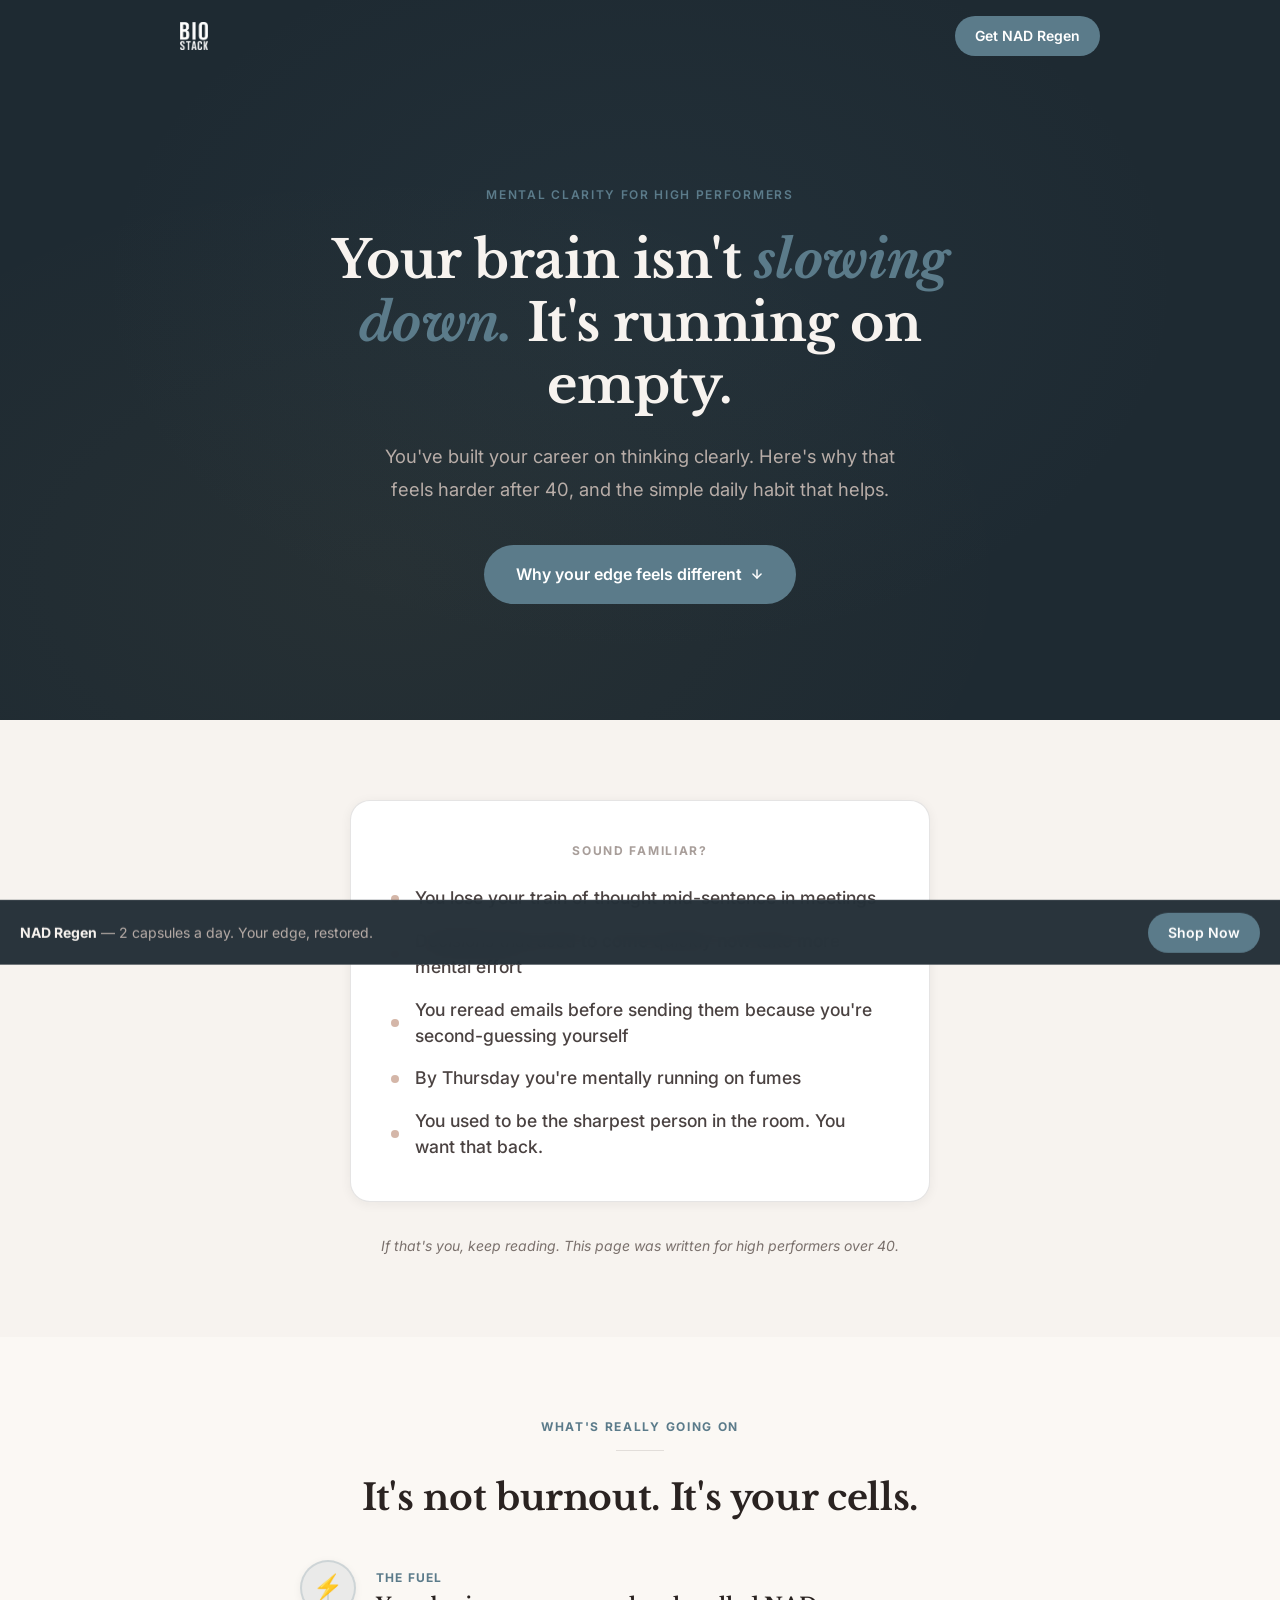
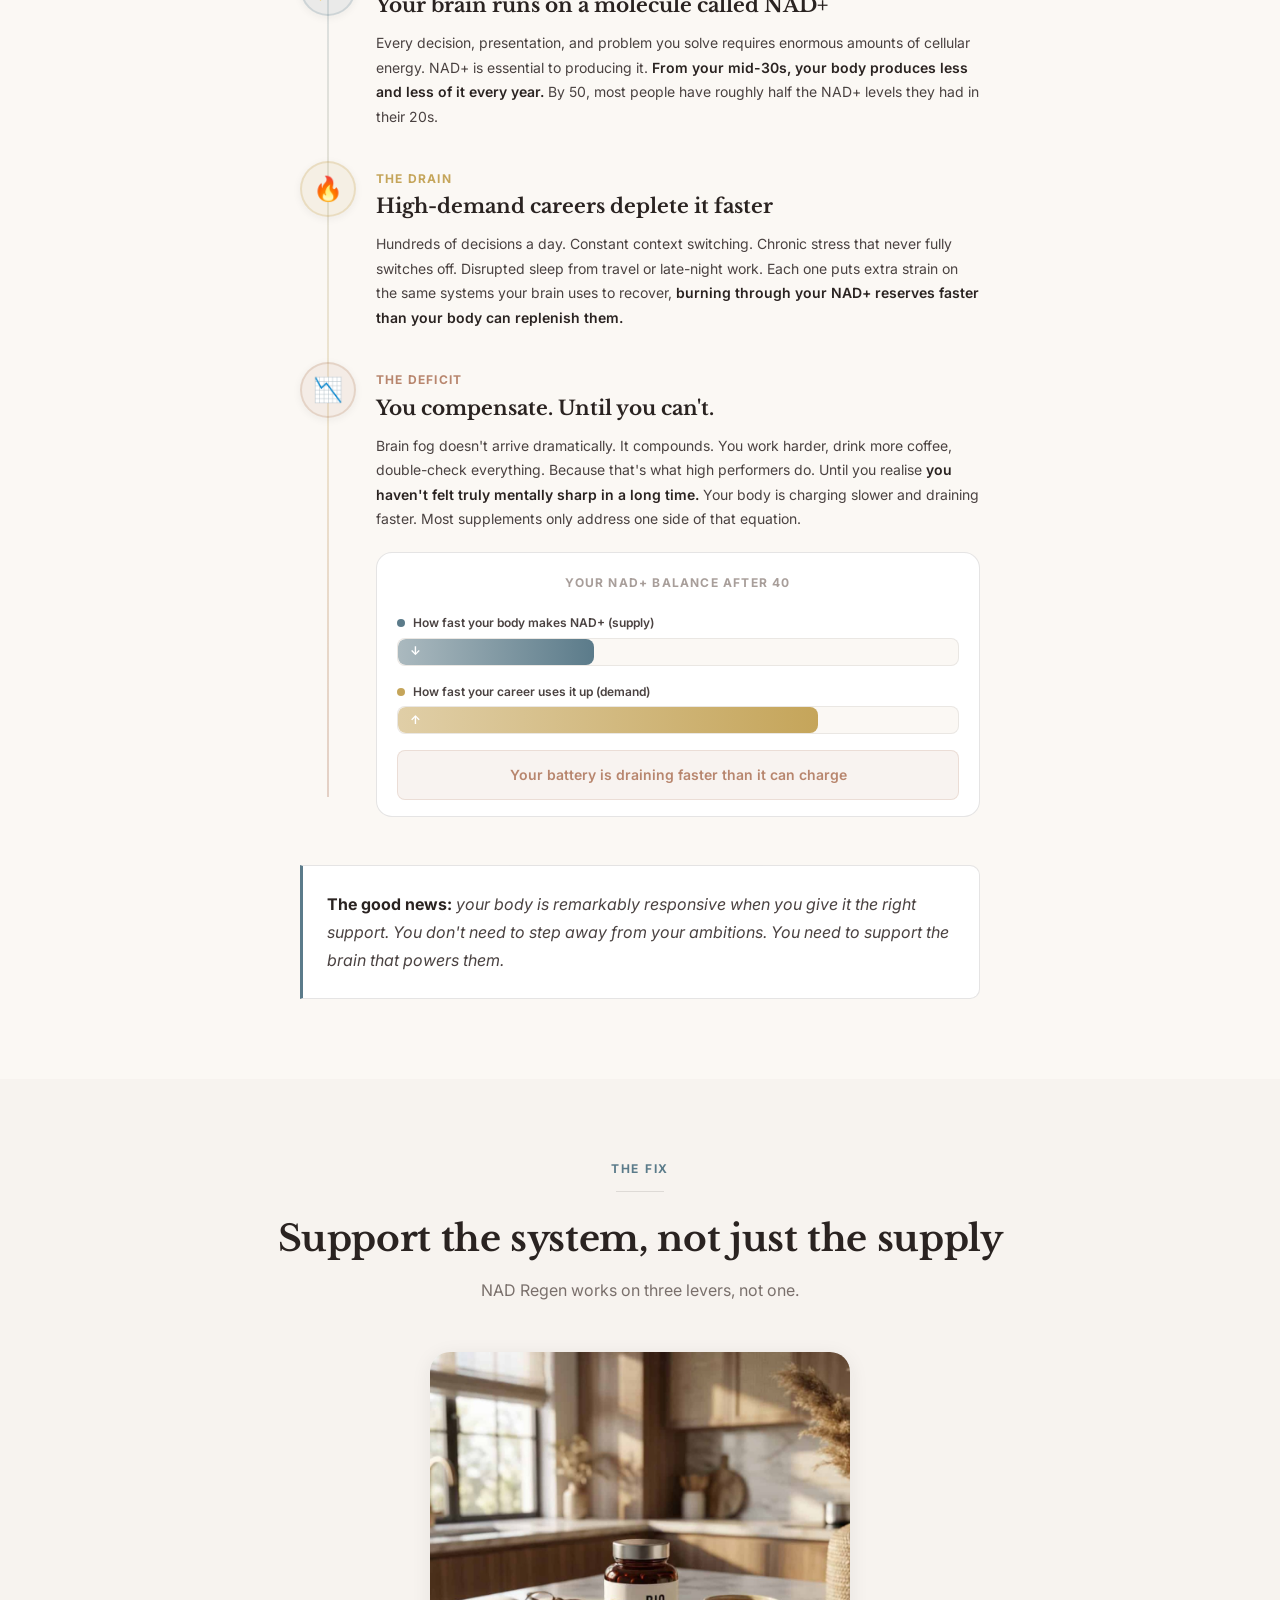
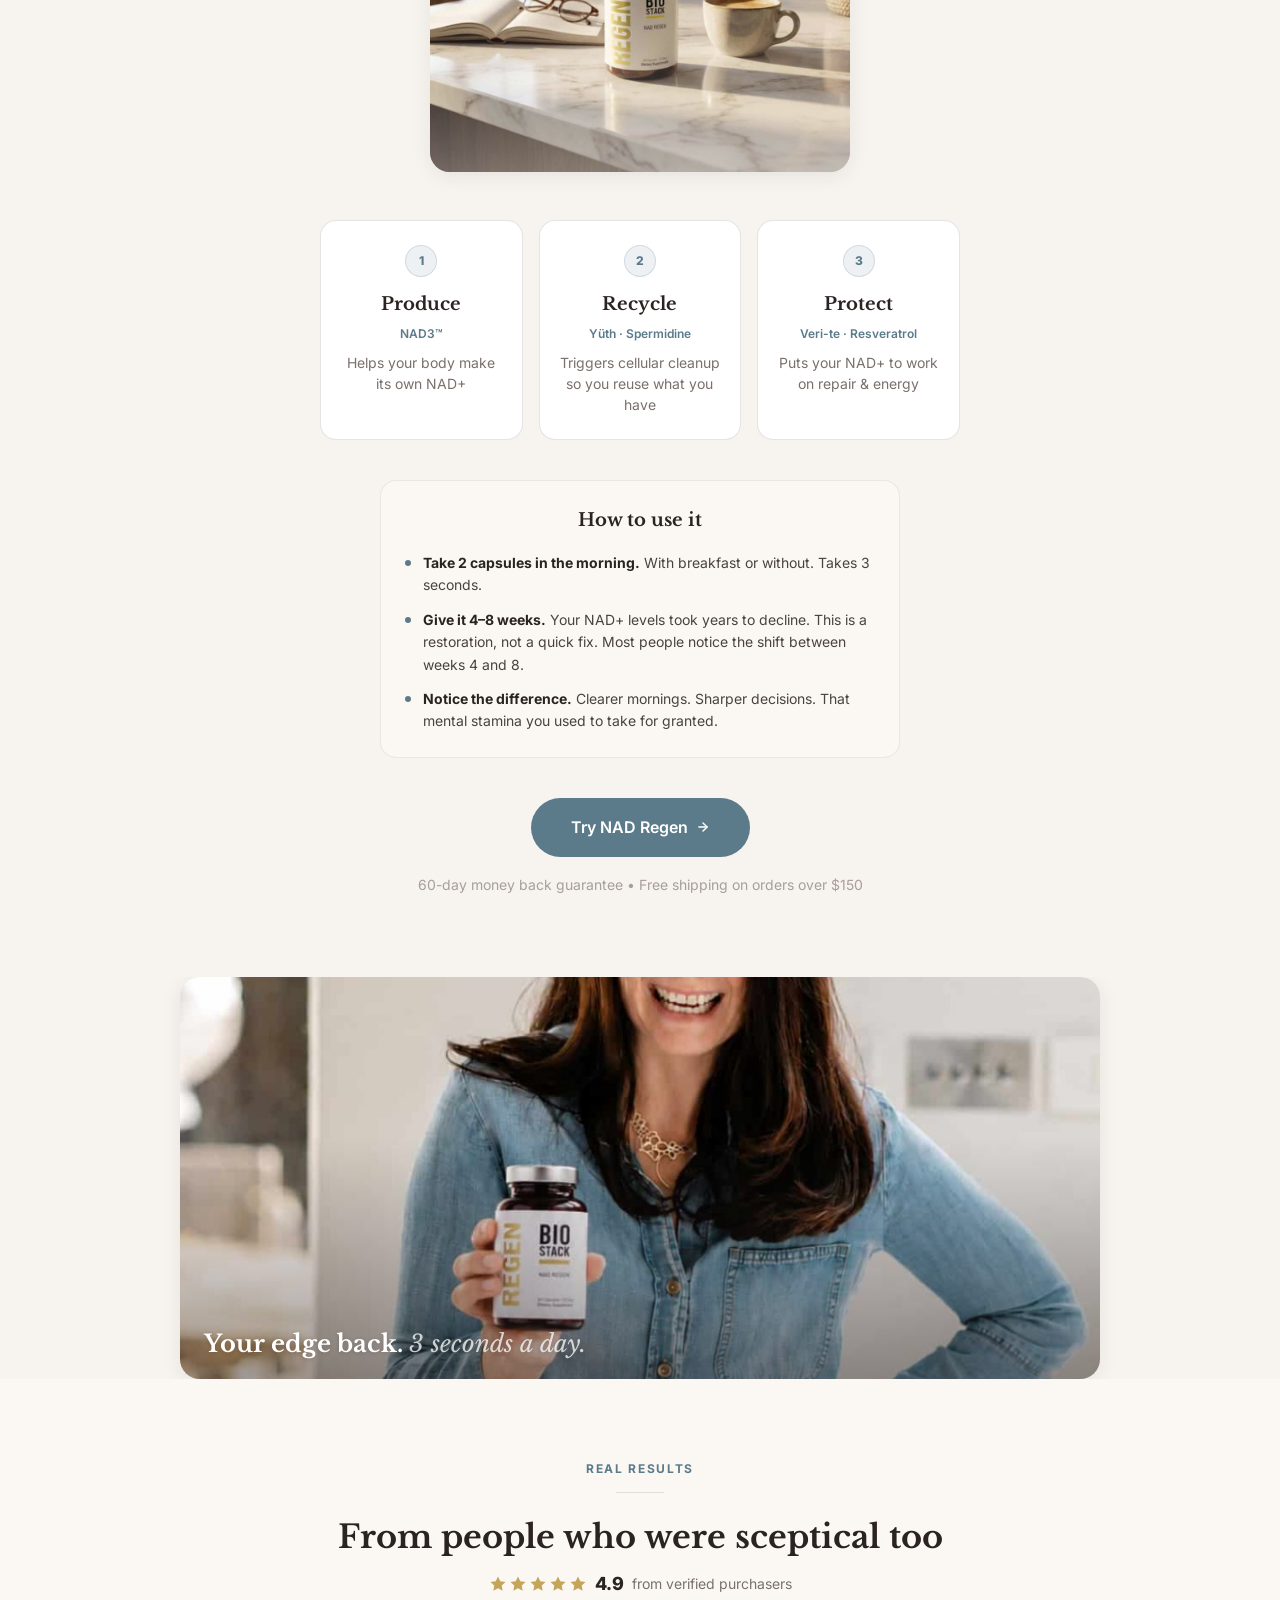
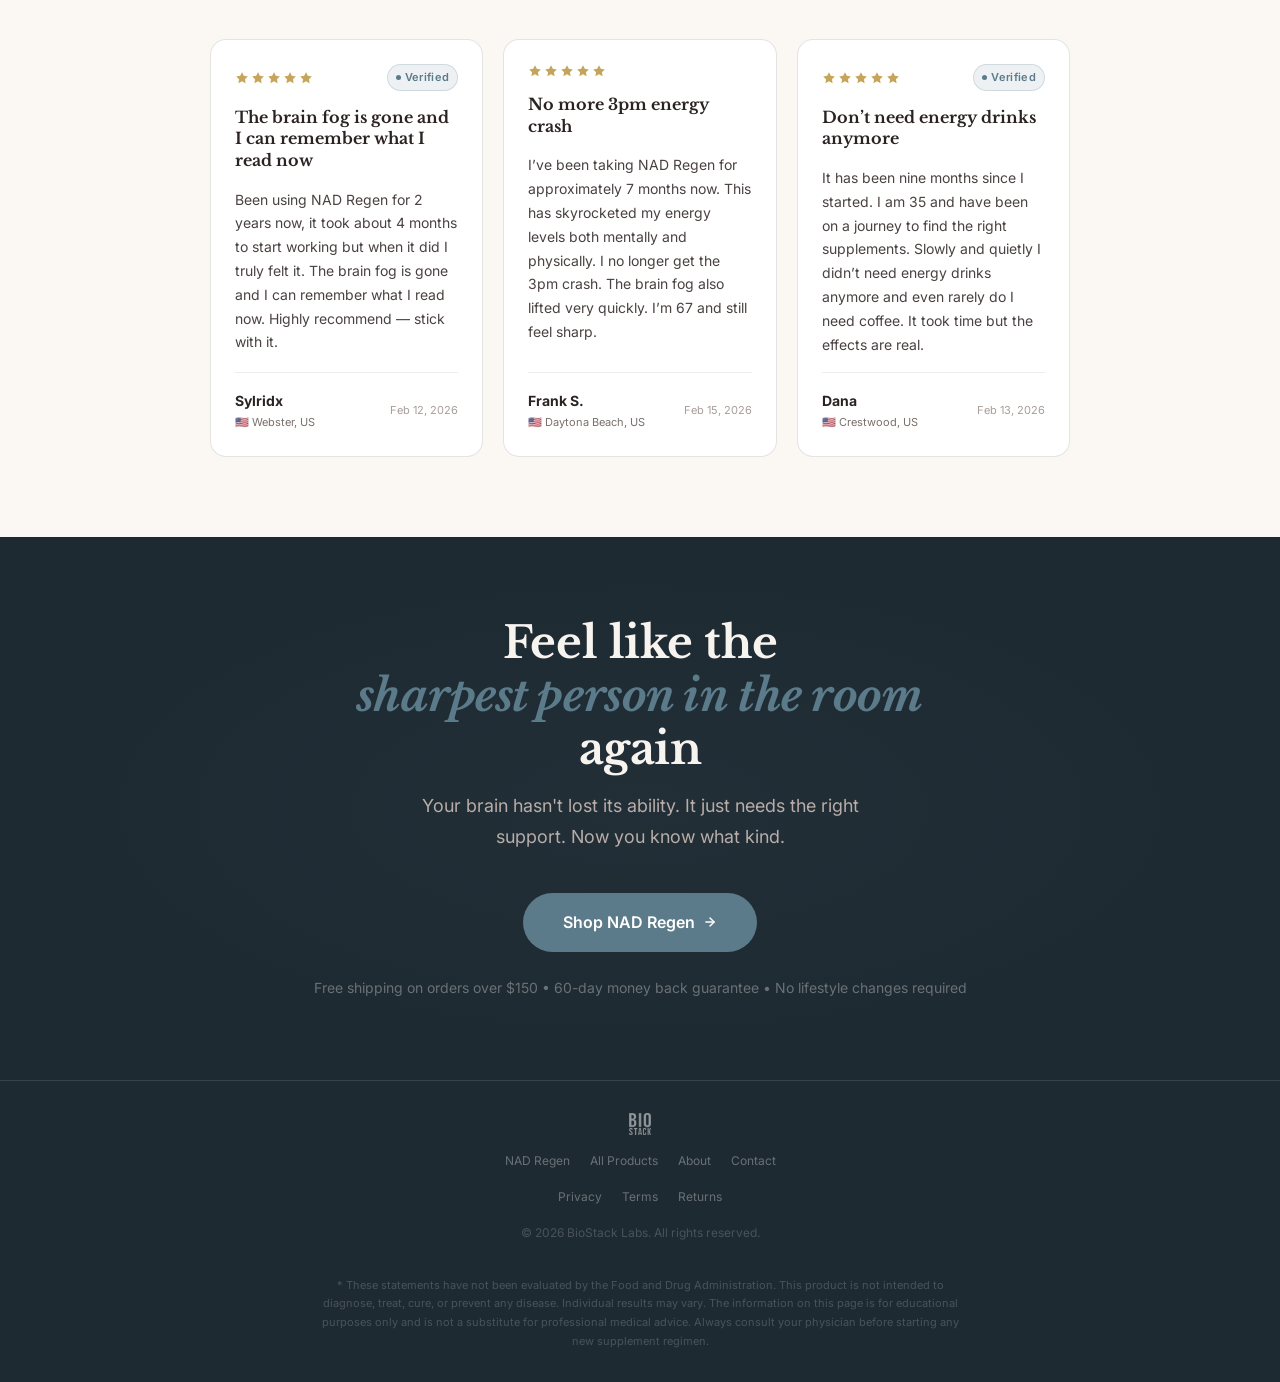
<file: hp-v2.html>
<!DOCTYPE html>
<html lang="en">
<head>
  <meta charset="UTF-8">
  <meta name="viewport" content="width=device-width, initial-scale=1.0, viewport-fit=cover">
  <title>Your Brain Isn't Slowing Down. It's Running On Empty — NAD Regen | BioStack Labs</title>
  <meta name="description" content="You've built your career on mental clarity. Discover why your brain's cellular energy declines after 40 and the simple daily habit that helps high performers stay sharp.">

  <!-- Google Fonts -->
  <link rel="preconnect" href="https://fonts.googleapis.com">
  <link rel="preconnect" href="https://fonts.gstatic.com" crossorigin>
  <link href="https://fonts.googleapis.com/css2?family=Libre+Baskerville:ital,wght@0,400;0,700;1,400&family=Inter:wght@300;400;500;600;700&display=swap" rel="stylesheet">

  <!-- Meta Pixel Code -->
  <script>
    !function(f,b,e,v,n,t,s)
    {if(f.fbq)return;n=f.fbq=function(){n.callMethod?
    n.callMethod.apply(n,arguments):n.queue.push(arguments)};
    if(!f._fbq)f._fbq=n;n.push=n;n.loaded=!0;n.version='2.0';
    n.queue=[];t=b.createElement(e);t.async=!0;
    t.src=v;s=b.getElementsByTagName(e)[0];
    s.parentNode.insertBefore(t,s)}(window, document,'script',
    'https://connect.facebook.net/en_US/fbevents.js');
    fbq('init', '2676399889319515');
    fbq('track', 'PageView');
  </script>
  <noscript><img height="1" width="1" style="display:none"
    src="https://www.facebook.com/tr?id=2676399889319515&ev=PageView&noscript=1"
  /></noscript>
  <!-- End Meta Pixel Code -->

  <style>
    /* ============================================================
       HP-V2 DESIGN SYSTEM — WARM, EDITORIAL (mirrors v3 exactly)
       ============================================================ */

    :root {
      /* Warm palette */
      --color-bg: #F7F3EF;
      --color-bg-alt: #FBF8F4;
      --color-bg-card: #FFFFFF;
      --color-bg-warm: #F0EAE2;
      --color-bg-hero: #1E2A32;

      /* Typography colours */
      --color-ink: #2A2321;
      --color-ink-secondary: #4A4241;
      --color-ink-muted: #7A706C;
      --color-ink-faint: #A89E9A;
      --color-ink-on-dark: #F7F3EF;
      --color-ink-muted-on-dark: #B8ADA8;

      /* Accents */
      --color-blue: #5B7B8A;
      --color-blue-light: rgba(91, 123, 138, 0.1);
      --color-blue-mid: rgba(91, 123, 138, 0.2);
      --color-blue-dark: #4A6A78;
      --color-amber: #C5A55A;
      --color-amber-light: rgba(197, 165, 90, 0.1);
      --color-amber-mid: rgba(197, 165, 90, 0.25);
      --color-warm-accent: #B8866E;
      --color-warm-accent-light: rgba(184, 134, 110, 0.1);

      /* Borders */
      --color-border: rgba(42, 35, 33, 0.08);
      --color-border-warm: rgba(42, 35, 33, 0.12);
      --color-border-dark: rgba(247, 243, 239, 0.12);

      /* Typography */
      --font-display: 'Libre Baskerville', Georgia, serif;
      --font-body: 'Inter', -apple-system, sans-serif;

      --text-xs: 0.75rem;
      --text-sm: 0.875rem;
      --text-base: 1rem;
      --text-lg: 1.125rem;
      --text-xl: 1.25rem;

      /* Spacing */
      --space-1: 0.25rem;
      --space-2: 0.5rem;
      --space-3: 0.75rem;
      --space-4: 1rem;
      --space-5: 1.25rem;
      --space-6: 1.5rem;
      --space-8: 2rem;
      --space-10: 2.5rem;
      --space-12: 3rem;
      --space-16: 4rem;
      --space-20: 5rem;
      --space-24: 6rem;

      /* Misc */
      --radius: 10px;
      --radius-lg: 16px;
      --radius-xl: 20px;
      --transition: 300ms ease;
      --shadow-soft: 0 2px 12px rgba(42, 35, 33, 0.06);
      --shadow-card: 0 4px 20px rgba(42, 35, 33, 0.08);
      --max-width: 720px;
      --max-width-wide: 960px;
    }

    /* ── Reset ── */
    *, *::before, *::after { box-sizing: border-box; margin: 0; padding: 0; }

    html {
      scroll-behavior: smooth;
      -webkit-font-smoothing: antialiased;
      -moz-osx-font-smoothing: grayscale;
    }

    body {
      font-family: var(--font-body);
      font-size: var(--text-base);
      line-height: 1.7;
      color: var(--color-ink);
      background: var(--color-bg);
    }

    img { max-width: 100%; height: auto; display: block; }
    a { color: inherit; }

    /* ── Container ── */
    .container {
      max-width: var(--max-width);
      margin: 0 auto;
      padding: 0 var(--space-5);
    }

    .container--wide {
      max-width: var(--max-width-wide);
    }

    /* ── Section ── */
    .v3-section {
      padding: var(--space-16) 0;
    }

    @media (min-width: 768px) {
      .v3-section { padding: var(--space-20) 0; }
    }

    /* ── Reveal animation ── */
    .reveal {
      opacity: 0;
      transform: translateY(20px);
      transition: opacity 0.7s ease, transform 0.7s ease;
    }

    .reveal--visible {
      opacity: 1;
      transform: translateY(0);
    }

    .reveal--d1 { transition-delay: 0.1s; }
    .reveal--d2 { transition-delay: 0.2s; }
    .reveal--d3 { transition-delay: 0.3s; }

    /* ── Divider ── */
    .v3-divider {
      width: 48px;
      height: 1px;
      background: var(--color-border-warm);
      margin: 0 auto var(--space-6);
    }

    /* ============================================================
       NAVIGATION
       ============================================================ */
    .v3-nav {
      position: fixed;
      top: 0;
      left: 0;
      right: 0;
      z-index: 100;
      padding: var(--space-4) 0;
      transition: background var(--transition), box-shadow var(--transition);
    }

    .v3-nav--scrolled {
      background: rgba(247, 243, 239, 0.92);
      backdrop-filter: blur(16px);
      -webkit-backdrop-filter: blur(16px);
      box-shadow: 0 1px 0 var(--color-border);
    }

    .v3-nav__inner {
      max-width: var(--max-width-wide);
      margin: 0 auto;
      padding: 0 var(--space-5);
      display: flex;
      align-items: center;
      justify-content: space-between;
    }

    .v3-nav__logo img {
      height: 28px;
      width: auto;
      transition: opacity var(--transition);
    }

    .v3-nav__cta {
      display: inline-flex;
      align-items: center;
      gap: var(--space-2);
      padding: var(--space-2) var(--space-5);
      background: var(--color-blue);
      color: #fff;
      font-size: var(--text-sm);
      font-weight: 600;
      text-decoration: none;
      border-radius: 99px;
      transition: background var(--transition), transform var(--transition);
    }

    .v3-nav__cta:hover {
      background: var(--color-blue-dark);
      transform: translateY(-1px);
    }

    /* ============================================================
       HERO
       ============================================================ */
    .v3-hero {
      min-height: 80vh;
      display: flex;
      align-items: center;
      justify-content: center;
      text-align: center;
      padding: calc(80px + var(--space-12)) var(--space-5) var(--space-16);
      background: var(--color-bg-hero);
      position: relative;
      overflow: hidden;
    }

    .v3-hero::before {
      content: '';
      position: absolute;
      inset: 0;
      background: radial-gradient(ellipse at 50% 40%, rgba(91, 123, 138, 0.08) 0%, transparent 60%),
                  radial-gradient(ellipse at 30% 80%, rgba(197, 165, 90, 0.05) 0%, transparent 50%);
      pointer-events: none;
    }

    .v3-hero__content {
      position: relative;
      z-index: 1;
      max-width: 640px;
    }

    .v3-hero__eyebrow {
      display: inline-block;
      font-family: var(--font-body);
      font-size: var(--text-xs);
      font-weight: 600;
      letter-spacing: 0.14em;
      text-transform: uppercase;
      color: var(--color-blue);
      margin-bottom: var(--space-6);
    }

    .v3-hero__headline {
      font-family: var(--font-display);
      font-size: clamp(2rem, 5.5vw, 3.25rem);
      font-weight: 700;
      color: var(--color-ink-on-dark);
      line-height: 1.2;
      letter-spacing: -0.01em;
      margin-bottom: var(--space-6);
    }

    .v3-hero__headline em {
      font-style: italic;
      color: var(--color-blue);
    }

    .v3-hero__sub {
      font-size: clamp(1rem, 2.5vw, 1.15rem);
      color: var(--color-ink-muted-on-dark);
      line-height: 1.75;
      max-width: 520px;
      margin: 0 auto var(--space-10);
    }

    .v3-hero__cta {
      display: inline-flex;
      align-items: center;
      gap: var(--space-2);
      padding: var(--space-4) var(--space-8);
      background: var(--color-blue);
      color: #fff;
      font-family: var(--font-body);
      font-size: var(--text-base);
      font-weight: 600;
      text-decoration: none;
      border-radius: 99px;
      border: none;
      cursor: pointer;
      transition: background var(--transition), transform var(--transition), box-shadow var(--transition);
    }

    .v3-hero__cta:hover {
      background: var(--color-blue-dark);
      transform: translateY(-2px);
      box-shadow: 0 8px 24px rgba(91, 123, 138, 0.25);
    }

    .v3-hero__cta svg {
      transition: transform var(--transition);
    }

    .v3-hero__cta:hover svg {
      transform: translateY(2px);
    }

    /* ============================================================
       MIRROR — "Sound Familiar?"
       ============================================================ */
    .v3-mirror {
      background: var(--color-bg);
    }

    .v3-mirror__card {
      background: var(--color-bg-card);
      border: 1px solid var(--color-border-warm);
      border-radius: var(--radius-xl);
      padding: var(--space-8) var(--space-6);
      max-width: 580px;
      margin: 0 auto;
      box-shadow: var(--shadow-soft);
    }

    @media (min-width: 640px) {
      .v3-mirror__card {
        padding: var(--space-10) var(--space-10);
      }
    }

    .v3-mirror__label {
      font-family: var(--font-body);
      font-size: var(--text-xs);
      font-weight: 700;
      letter-spacing: 0.14em;
      text-transform: uppercase;
      color: var(--color-ink-faint);
      text-align: center;
      margin-bottom: var(--space-6);
    }

    .v3-mirror__list {
      display: flex;
      flex-direction: column;
      gap: var(--space-4);
      list-style: none;
    }

    .v3-mirror__item {
      display: flex;
      align-items: center;
      gap: var(--space-4);
      font-size: clamp(0.95rem, 2.5vw, 1.1rem);
      color: var(--color-ink-secondary);
      font-weight: 500;
      line-height: 1.5;
    }

    .v3-mirror__dot {
      flex-shrink: 0;
      width: 8px;
      height: 8px;
      border-radius: 50%;
      background: var(--color-warm-accent);
      opacity: 0.6;
    }

    .v3-mirror__closing {
      text-align: center;
      margin-top: var(--space-8);
      font-size: var(--text-sm);
      color: var(--color-ink-muted);
      font-style: italic;
    }

    /* ============================================================
       TIMELINE — "What's Actually Happening"
       ============================================================ */
    .v3-explain {
      background: var(--color-bg-alt);
    }

    .v3-explain__eyebrow {
      font-family: var(--font-body);
      font-size: var(--text-xs);
      font-weight: 700;
      letter-spacing: 0.14em;
      text-transform: uppercase;
      color: var(--color-blue);
      text-align: center;
      margin-bottom: var(--space-3);
    }

    .v3-explain__title {
      font-family: var(--font-display);
      font-size: clamp(1.5rem, 4vw, 2.25rem);
      font-weight: 700;
      color: var(--color-ink);
      text-align: center;
      line-height: 1.25;
      letter-spacing: -0.01em;
      margin-bottom: var(--space-10);
    }

    /* Timeline */
    .v3-timeline {
      max-width: 680px;
      margin: 0 auto;
      position: relative;
    }

    .v3-timeline::before {
      content: '';
      position: absolute;
      left: 23px;
      top: 28px;
      bottom: 28px;
      width: 2px;
      background: linear-gradient(
        180deg,
        var(--color-blue-mid) 0%,
        var(--color-amber-mid) 50%,
        rgba(184, 134, 110, 0.35) 100%
      );
    }

    @media (min-width: 640px) {
      .v3-timeline::before { left: 27px; }
    }

    .v3-tl-step {
      display: flex;
      align-items: flex-start;
      gap: var(--space-5);
      position: relative;
      padding-bottom: var(--space-8);
    }

    .v3-tl-step:last-child {
      padding-bottom: 0;
    }

    .v3-tl-node {
      flex-shrink: 0;
      width: 48px;
      height: 48px;
      border-radius: 50%;
      display: flex;
      align-items: center;
      justify-content: center;
      font-size: 22px;
      position: relative;
      z-index: 1;
      box-shadow: 0 2px 8px rgba(42, 35, 33, 0.06);
    }

    @media (min-width: 640px) {
      .v3-tl-node { width: 56px; height: 56px; font-size: 24px; }
    }

    .v3-tl-node--blue {
      background: var(--color-blue-light);
      border: 2px solid var(--color-blue-mid);
    }

    .v3-tl-node--amber {
      background: var(--color-amber-light);
      border: 2px solid var(--color-amber-mid);
    }

    .v3-tl-node--warm {
      background: var(--color-warm-accent-light);
      border: 2px solid rgba(184, 134, 110, 0.25);
    }

    .v3-tl-content {
      flex: 1;
      padding-top: var(--space-2);
      min-width: 0;
    }

    .v3-tl-label {
      font-size: var(--text-xs);
      font-weight: 700;
      letter-spacing: 0.1em;
      text-transform: uppercase;
      margin-bottom: var(--space-1);
    }

    .v3-tl-label--blue { color: var(--color-blue); }
    .v3-tl-label--amber { color: var(--color-amber); }
    .v3-tl-label--warm { color: var(--color-warm-accent); }

    .v3-tl-heading {
      font-family: var(--font-display);
      font-size: clamp(1.05rem, 3vw, 1.25rem);
      font-weight: 700;
      color: var(--color-ink);
      line-height: 1.35;
      margin-bottom: var(--space-3);
    }

    .v3-tl-text {
      font-size: var(--text-sm);
      color: var(--color-ink-secondary);
      line-height: 1.75;
    }

    .v3-tl-text strong {
      color: var(--color-ink);
      font-weight: 600;
    }

    /* ── Supply vs Demand bars ── */
    .v3-bars {
      margin: var(--space-5) 0 var(--space-2);
      background: var(--color-bg-card);
      border: 1px solid var(--color-border-warm);
      border-radius: var(--radius-lg);
      padding: var(--space-5) var(--space-5) var(--space-4);
    }

    .v3-bars__title {
      font-size: var(--text-xs);
      font-weight: 700;
      letter-spacing: 0.1em;
      text-transform: uppercase;
      color: var(--color-ink-faint);
      text-align: center;
      margin-bottom: var(--space-5);
    }

    .v3-bar-row {
      display: flex;
      flex-direction: column;
      gap: var(--space-1);
      margin-bottom: var(--space-4);
    }

    .v3-bar-label {
      display: flex;
      align-items: center;
      gap: var(--space-2);
      font-size: var(--text-xs);
      font-weight: 600;
      color: var(--color-ink-secondary);
    }

    .v3-bar-label__dot {
      width: 8px;
      height: 8px;
      border-radius: 50%;
      flex-shrink: 0;
    }

    .v3-bar-label__dot--blue { background: var(--color-blue); }
    .v3-bar-label__dot--amber { background: var(--color-amber); }

    .v3-bar-track {
      width: 100%;
      height: 28px;
      background: var(--color-bg-alt);
      border: 1px solid var(--color-border);
      border-radius: 8px;
      overflow: hidden;
    }

    .v3-bar-fill {
      height: 100%;
      border-radius: 8px;
      width: 0%;
      display: flex;
      align-items: center;
      padding-left: var(--space-3);
      font-size: var(--text-xs);
      font-weight: 700;
      color: #fff;
      transition: width 1.4s cubic-bezier(0.4, 0, 0.2, 1) 0.4s;
    }

    .v3-bar-fill--supply {
      background: linear-gradient(90deg, rgba(91, 123, 138, 0.5), var(--color-blue));
    }

    .v3-bar-fill--demand {
      background: linear-gradient(90deg, rgba(197, 165, 90, 0.5), var(--color-amber));
    }

    .v3-bars--visible .v3-bar-fill--supply { width: 35%; }
    .v3-bars--visible .v3-bar-fill--demand { width: 75%; }

    .v3-bars__deficit {
      text-align: center;
      padding: var(--space-3);
      background: var(--color-warm-accent-light);
      border: 1px solid rgba(184, 134, 110, 0.2);
      border-radius: 8px;
      font-size: var(--text-sm);
      font-weight: 600;
      color: var(--color-warm-accent);
      opacity: 0;
      transition: opacity 0.5s ease 1.2s;
    }

    .v3-bars--visible .v3-bars__deficit { opacity: 1; }

    /* Callout */
    .v3-explain__callout {
      max-width: 680px;
      margin: var(--space-10) auto 0;
      padding: var(--space-6);
      background: var(--color-bg-card);
      border: 1px solid var(--color-border-warm);
      border-left: 3px solid var(--color-blue);
      border-radius: 0 var(--radius) var(--radius) 0;
      font-size: var(--text-base);
      color: var(--color-ink-secondary);
      line-height: 1.75;
      font-style: italic;
    }

    .v3-explain__callout strong {
      font-style: normal;
      color: var(--color-ink);
    }

    /* ============================================================
       THE FIX — Product Section
       ============================================================ */
    .v3-fix {
      background: var(--color-bg);
    }

    .v3-fix__eyebrow {
      font-family: var(--font-body);
      font-size: var(--text-xs);
      font-weight: 700;
      letter-spacing: 0.14em;
      text-transform: uppercase;
      color: var(--color-blue);
      text-align: center;
      margin-bottom: var(--space-3);
    }

    .v3-fix__title {
      font-family: var(--font-display);
      font-size: clamp(1.5rem, 4vw, 2.25rem);
      font-weight: 700;
      color: var(--color-ink);
      text-align: center;
      line-height: 1.25;
      letter-spacing: -0.01em;
      margin-bottom: var(--space-4);
    }

    .v3-fix__subtitle {
      font-size: var(--text-base);
      color: var(--color-ink-muted);
      text-align: center;
      max-width: 480px;
      margin: 0 auto var(--space-12);
    }

    /* Product image */
    .v3-fix__product-wrap {
      display: flex;
      justify-content: center;
      margin-bottom: var(--space-12);
    }

    .v3-fix__product-frame {
      position: relative;
      width: 100%;
      max-width: 420px;
      border-radius: var(--radius-xl);
      overflow: hidden;
      box-shadow: var(--shadow-card);
      aspect-ratio: 1 / 1;
    }

    .v3-fix__product-img {
      width: 100%;
      height: 100%;
      object-fit: cover;
      object-position: center;
      display: block;
    }

    .v3-fix__product-overlay {
      position: absolute;
      inset: 0;
      background: linear-gradient(
        to bottom,
        rgba(247, 243, 239, 0) 60%,
        rgba(247, 243, 239, 0.4) 100%
      );
      pointer-events: none;
    }

    /* Three levers */
    .v3-levers {
      display: grid;
      grid-template-columns: 1fr;
      gap: var(--space-4);
      max-width: 640px;
      margin: 0 auto var(--space-10);
    }

    @media (min-width: 640px) {
      .v3-levers { grid-template-columns: repeat(3, 1fr); }
    }

    .v3-lever {
      background: var(--color-bg-card);
      border: 1px solid var(--color-border-warm);
      border-radius: var(--radius-lg);
      padding: var(--space-6) var(--space-5);
      text-align: center;
      transition: border-color var(--transition), box-shadow var(--transition), transform var(--transition);
    }

    .v3-lever:hover {
      border-color: var(--color-blue-mid);
      box-shadow: var(--shadow-card);
      transform: translateY(-2px);
    }

    .v3-lever__num {
      display: inline-flex;
      align-items: center;
      justify-content: center;
      width: 32px;
      height: 32px;
      border-radius: 50%;
      background: var(--color-blue-light);
      border: 1.5px solid var(--color-blue-mid);
      font-size: var(--text-xs);
      font-weight: 800;
      color: var(--color-blue);
      margin-bottom: var(--space-3);
    }

    .v3-lever__action {
      font-family: var(--font-display);
      font-size: var(--text-lg);
      font-weight: 700;
      color: var(--color-ink);
      margin-bottom: var(--space-1);
    }

    .v3-lever__ingredient {
      font-size: var(--text-xs);
      font-weight: 600;
      color: var(--color-blue);
      margin-bottom: var(--space-2);
    }

    .v3-lever__desc {
      font-size: var(--text-sm);
      color: var(--color-ink-muted);
      line-height: 1.5;
    }

    /* How to use */
    .v3-fix__how {
      max-width: 520px;
      margin: 0 auto var(--space-10);
      background: var(--color-bg-alt);
      border: 1px solid var(--color-border);
      border-radius: var(--radius-lg);
      padding: var(--space-6);
    }

    .v3-fix__how-title {
      font-family: var(--font-display);
      font-size: var(--text-lg);
      font-weight: 700;
      color: var(--color-ink);
      margin-bottom: var(--space-4);
      text-align: center;
    }

    .v3-fix__how-steps {
      display: flex;
      flex-direction: column;
      gap: var(--space-3);
    }

    .v3-fix__how-step {
      display: flex;
      align-items: flex-start;
      gap: var(--space-3);
      font-size: var(--text-sm);
      color: var(--color-ink-secondary);
      line-height: 1.6;
    }

    .v3-fix__how-step strong {
      color: var(--color-ink);
    }

    .v3-fix__how-bullet {
      flex-shrink: 0;
      width: 6px;
      height: 6px;
      border-radius: 50%;
      background: var(--color-blue);
      margin-top: 8px;
    }

    /* CTA */
    .v3-fix__cta-wrap {
      text-align: center;
    }

    .v3-fix__cta {
      display: inline-flex;
      align-items: center;
      gap: var(--space-2);
      padding: var(--space-4) var(--space-10);
      background: var(--color-blue);
      color: #fff;
      font-family: var(--font-body);
      font-size: var(--text-base);
      font-weight: 600;
      text-decoration: none;
      border-radius: 99px;
      transition: background var(--transition), transform var(--transition), box-shadow var(--transition);
    }

    .v3-fix__cta:hover {
      background: var(--color-blue-dark);
      transform: translateY(-2px);
      box-shadow: 0 8px 24px rgba(91, 123, 138, 0.25);
    }

    .v3-fix__guarantee {
      margin-top: var(--space-4);
      font-size: var(--text-sm);
      color: var(--color-ink-faint);
      text-align: center;
    }

    /* ============================================================
       LIFESTYLE IMAGE BANNER
       ============================================================ */
    .v3-lifestyle {
      padding: 0;
      overflow: hidden;
    }

    .v3-lifestyle__inner {
      max-width: 960px;
      margin: 0 auto;
      padding: 0 var(--space-5);
    }

    .v3-lifestyle__img-wrap {
      position: relative;
      border-radius: var(--radius-xl);
      overflow: hidden;
      aspect-ratio: 16 / 7;
      box-shadow: var(--shadow-card);
    }

    @media (max-width: 639px) {
      .v3-lifestyle__img-wrap { aspect-ratio: 4 / 3; border-radius: var(--radius-lg); }
    }

    .v3-lifestyle__img {
      width: 100%;
      height: 100%;
      object-fit: cover;
      object-position: center 40%;
      display: block;
    }

    .v3-lifestyle__overlay {
      position: absolute;
      inset: 0;
      background: linear-gradient(
        to bottom,
        rgba(42, 35, 33, 0) 40%,
        rgba(42, 35, 33, 0.45) 100%
      );
      pointer-events: none;
    }

    .v3-lifestyle__caption {
      position: absolute;
      bottom: 0;
      left: 0;
      right: 0;
      padding: var(--space-6) var(--space-6) var(--space-5);
    }

    .v3-lifestyle__caption-text {
      font-family: var(--font-display);
      font-size: clamp(1.1rem, 3vw, 1.5rem);
      font-weight: 700;
      color: #fff;
      line-height: 1.3;
      text-shadow: 0 1px 4px rgba(0,0,0,0.15);
    }

    .v3-lifestyle__caption-text em {
      font-style: italic;
      color: rgba(255,255,255,0.75);
      font-weight: 400;
    }

    /* ============================================================
       REVIEWS
       ============================================================ */
    .v3-reviews {
      background: var(--color-bg-alt);
    }

    .v3-reviews__eyebrow {
      font-family: var(--font-body);
      font-size: var(--text-xs);
      font-weight: 700;
      letter-spacing: 0.14em;
      text-transform: uppercase;
      color: var(--color-blue);
      text-align: center;
      margin-bottom: var(--space-3);
    }

    .v3-reviews__title {
      font-family: var(--font-display);
      font-size: clamp(1.5rem, 4vw, 2rem);
      font-weight: 700;
      color: var(--color-ink);
      text-align: center;
      line-height: 1.25;
      margin-bottom: var(--space-3);
    }

    .v3-reviews__rating {
      display: flex;
      align-items: center;
      justify-content: center;
      gap: var(--space-2);
      margin-bottom: var(--space-10);
    }

    .v3-reviews__stars {
      display: flex;
      gap: 2px;
    }

    .v3-reviews__star {
      width: 18px;
      height: 18px;
      color: var(--color-amber);
    }

    .v3-reviews__score {
      font-size: var(--text-lg);
      font-weight: 800;
      color: var(--color-ink);
    }

    .v3-reviews__count {
      font-size: var(--text-sm);
      color: var(--color-ink-muted);
    }

    .v3-reviews__grid {
      display: grid;
      grid-template-columns: 1fr;
      gap: var(--space-5);
      max-width: 860px;
      margin: 0 auto;
    }

    @media (min-width: 768px) {
      .v3-reviews__grid { grid-template-columns: repeat(3, 1fr); }
    }

    .v3-review {
      background: var(--color-bg-card);
      border: 1px solid var(--color-border-warm);
      border-radius: var(--radius-lg);
      padding: var(--space-6);
      display: flex;
      flex-direction: column;
      gap: var(--space-4);
      transition: box-shadow var(--transition), transform var(--transition);
    }

    .v3-review:hover {
      box-shadow: var(--shadow-card);
      transform: translateY(-2px);
    }

    .v3-review__header {
      display: flex;
      align-items: center;
      justify-content: space-between;
    }

    .v3-review__stars {
      display: flex;
      gap: 2px;
    }

    .v3-review__star {
      width: 14px;
      height: 14px;
      color: var(--color-amber);
    }

    .v3-review__verified {
      display: inline-flex;
      align-items: center;
      gap: 4px;
      font-size: 11px;
      font-weight: 600;
      letter-spacing: 0.03em;
      color: var(--color-blue);
      background: var(--color-blue-light);
      border: 1px solid var(--color-blue-mid);
      border-radius: 99px;
      padding: 3px 8px;
    }

    .v3-review__verified::before {
      content: '';
      width: 5px;
      height: 5px;
      border-radius: 50%;
      background: var(--color-blue);
    }

    .v3-review__title {
      font-family: var(--font-display);
      font-size: var(--text-base);
      font-weight: 700;
      color: var(--color-ink);
      line-height: 1.35;
    }

    .v3-review__body {
      font-size: var(--text-sm);
      color: var(--color-ink-secondary);
      line-height: 1.7;
      flex: 1;
    }

    .v3-review__footer {
      display: flex;
      align-items: center;
      justify-content: space-between;
      padding-top: var(--space-4);
      border-top: 1px solid var(--color-border);
    }

    .v3-review__name {
      font-size: var(--text-sm);
      font-weight: 700;
      color: var(--color-ink);
    }

    .v3-review__location {
      font-size: 11px;
      color: var(--color-ink-muted);
    }

    .v3-review__date {
      font-size: 11px;
      color: var(--color-ink-faint);
    }

    /* ============================================================
       FINAL CTA
       ============================================================ */
    .v3-cta {
      background: var(--color-bg-hero);
      text-align: center;
      position: relative;
      overflow: hidden;
    }

    .v3-cta::before {
      content: '';
      position: absolute;
      inset: 0;
      background: radial-gradient(ellipse at 50% 50%, rgba(91, 123, 138, 0.06) 0%, transparent 65%);
      pointer-events: none;
    }

    .v3-cta__content {
      position: relative;
      z-index: 1;
    }

    .v3-cta__title {
      font-family: var(--font-display);
      font-size: clamp(1.75rem, 5vw, 2.75rem);
      font-weight: 700;
      color: var(--color-ink-on-dark);
      line-height: 1.2;
      letter-spacing: -0.01em;
      margin-bottom: var(--space-4);
    }

    .v3-cta__title em {
      font-style: italic;
      color: var(--color-blue);
    }

    .v3-cta__sub {
      font-size: var(--text-lg);
      color: var(--color-ink-muted-on-dark);
      max-width: 480px;
      margin: 0 auto var(--space-10);
      line-height: 1.7;
    }

    .v3-cta__btn {
      display: inline-flex;
      align-items: center;
      gap: var(--space-2);
      padding: var(--space-4) var(--space-10);
      background: var(--color-blue);
      color: #fff;
      font-family: var(--font-body);
      font-size: var(--text-base);
      font-weight: 600;
      text-decoration: none;
      border-radius: 99px;
      transition: background var(--transition), transform var(--transition), box-shadow var(--transition);
    }

    .v3-cta__btn:hover {
      background: var(--color-blue-dark);
      transform: translateY(-2px);
      box-shadow: 0 8px 24px rgba(91, 123, 138, 0.3);
    }

    .v3-cta__note {
      margin-top: var(--space-6);
      font-size: var(--text-sm);
      color: rgba(247, 243, 239, 0.35);
    }

    /* ============================================================
       FOOTER
       ============================================================ */
    .v3-footer {
      background: var(--color-bg-hero);
      border-top: 1px solid var(--color-border-dark);
      padding: var(--space-8) 0;
    }

    .v3-footer__inner {
      display: flex;
      flex-direction: column;
      align-items: center;
      gap: var(--space-4);
      text-align: center;
    }

    .v3-footer__logo img {
      height: 22px;
      width: auto;
      opacity: 0.5;
    }

    .v3-footer__links {
      display: flex;
      gap: var(--space-5);
      flex-wrap: wrap;
      justify-content: center;
    }

    .v3-footer__link {
      font-size: var(--text-xs);
      color: rgba(247, 243, 239, 0.35);
      text-decoration: none;
      transition: color var(--transition);
    }

    .v3-footer__link:hover {
      color: rgba(247, 243, 239, 0.7);
    }

    .v3-footer__copy {
      font-size: var(--text-xs);
      color: rgba(247, 243, 239, 0.2);
    }

    /* Disclaimer */
    .v3-disclaimer {
      background: var(--color-bg-hero);
      padding: 0 0 var(--space-8);
    }

    .v3-disclaimer__text {
      font-size: 11px;
      color: rgba(247, 243, 239, 0.2);
      line-height: 1.7;
      max-width: 640px;
      margin: 0 auto;
      text-align: center;
    }

    /* ============================================================
       STICKY CTA
       ============================================================ */
    .v3-sticky {
      position: fixed;
      bottom: 0;
      left: 0;
      right: 0;
      background: rgba(30, 42, 50, 0.95);
      backdrop-filter: blur(16px);
      -webkit-backdrop-filter: blur(16px);
      border-top: 1px solid rgba(255,255,255,0.08);
      padding: var(--space-3) var(--space-5);
      padding-bottom: calc(var(--space-3) + env(safe-area-inset-bottom, 0px));
      z-index: 90;
      display: flex;
      align-items: center;
      justify-content: space-between;
      gap: var(--space-4);
      transform: translateY(100%);
      transition: transform 0.4s ease;
    }

    .v3-sticky--visible { transform: translateY(0); }

    .v3-sticky__text {
      font-size: var(--text-sm);
      color: var(--color-ink-muted-on-dark);
      display: none;
    }

    @media (min-width: 640px) {
      .v3-sticky__text { display: block; }
    }

    .v3-sticky__text strong { color: var(--color-ink-on-dark); }

    .v3-sticky__btn {
      display: inline-flex;
      align-items: center;
      gap: var(--space-2);
      padding: var(--space-2) var(--space-5);
      background: var(--color-blue);
      color: #fff;
      font-size: var(--text-sm);
      font-weight: 600;
      text-decoration: none;
      border-radius: 99px;
      white-space: nowrap;
      transition: background var(--transition);
    }

    .v3-sticky__btn:hover {
      background: var(--color-blue-dark);
    }
  </style>
</head>
<body>

  <!-- ============================================================
       NAVIGATION
       ============================================================ -->
  <nav class="v3-nav" id="v3Nav" role="navigation" aria-label="Main navigation">
    <div class="v3-nav__inner">
      <a href="#" class="v3-nav__logo" aria-label="BioStack Labs">
        <img src="biostack-logo-white.png" alt="BioStack Labs" id="navLogo">
      </a>
      <a href="https://biostacklabs.com/products/nad-regen?utm_source=brainfog&utm_medium=lander&utm_campaign=highperformerv2" class="v3-nav__cta">Get NAD Regen</a>
    </div>
  </nav>

  <!-- ============================================================
       HERO
       ============================================================ -->
  <section class="v3-hero" id="top">
    <div class="v3-hero__content">
      <span class="v3-hero__eyebrow reveal">Mental clarity for high performers</span>

      <h1 class="v3-hero__headline reveal reveal--d1">
        Your brain isn't <em>slowing down.</em> It's running on empty.
      </h1>

      <p class="v3-hero__sub reveal reveal--d2">
        You've built your career on thinking clearly. Here's why that feels harder after 40, and the simple daily habit that helps.
      </p>

      <a href="#mirror" class="v3-hero__cta reveal reveal--d3">
        Why your edge feels different
        <svg width="14" height="14" viewBox="0 0 24 24" fill="none" stroke="currentColor" stroke-width="2.5" stroke-linecap="round" stroke-linejoin="round" aria-hidden="true"><line x1="12" y1="5" x2="12" y2="19"/><polyline points="19 12 12 19 5 12"/></svg>
      </a>
    </div>
  </section>

  <!-- ============================================================
       MIRROR — "Sound Familiar?"
       ============================================================ -->
  <section class="v3-section v3-mirror" id="mirror" aria-labelledby="mirror-title">
    <div class="container">
      <div class="v3-mirror__card reveal">
        <div class="v3-mirror__label" id="mirror-title">Sound familiar?</div>
        <ul class="v3-mirror__list">
          <li class="v3-mirror__item">
            <span class="v3-mirror__dot" aria-hidden="true"></span>
            You lose your train of thought mid-sentence in meetings
          </li>
          <li class="v3-mirror__item">
            <span class="v3-mirror__dot" aria-hidden="true"></span>
            Decisions that used to come quickly now take more mental effort
          </li>
          <li class="v3-mirror__item">
            <span class="v3-mirror__dot" aria-hidden="true"></span>
            You reread emails before sending them because you're second-guessing yourself
          </li>
          <li class="v3-mirror__item">
            <span class="v3-mirror__dot" aria-hidden="true"></span>
            By Thursday you're mentally running on fumes
          </li>
          <li class="v3-mirror__item">
            <span class="v3-mirror__dot" aria-hidden="true"></span>
            You used to be the sharpest person in the room. You want that back.
          </li>
        </ul>
      </div>
      <p class="v3-mirror__closing reveal reveal--d1">If that's you, keep reading. This page was written for high performers over 40.</p>
    </div>
  </section>

  <!-- ============================================================
       TIMELINE — "What's Actually Happening"
       ============================================================ -->
  <section class="v3-section v3-explain" id="whats-happening" aria-labelledby="explain-title">
    <div class="container">
      <div class="v3-explain__eyebrow reveal">What's really going on</div>
      <div class="v3-divider reveal"></div>
      <h2 class="v3-explain__title reveal" id="explain-title">It's not burnout. It's your cells.</h2>

      <!-- Visual Timeline -->
      <div class="v3-timeline">

        <!-- Step 1: The Fuel -->
        <div class="v3-tl-step reveal">
          <div class="v3-tl-node v3-tl-node--blue" aria-hidden="true">⚡</div>
          <div class="v3-tl-content">
            <div class="v3-tl-label v3-tl-label--blue">The fuel</div>
            <h3 class="v3-tl-heading">Your brain runs on a molecule called NAD+</h3>
            <p class="v3-tl-text">
              Every decision, presentation, and problem you solve requires enormous amounts of cellular energy. NAD+ is essential to producing it. <strong>From your mid-30s, your body produces less and less of it every year.</strong> By 50, most people have roughly half the NAD+ levels they had in their 20s.
            </p>
          </div>
        </div>

        <!-- Step 2: The Drain -->
        <div class="v3-tl-step reveal">
          <div class="v3-tl-node v3-tl-node--amber" aria-hidden="true">🔥</div>
          <div class="v3-tl-content">
            <div class="v3-tl-label v3-tl-label--amber">The drain</div>
            <h3 class="v3-tl-heading">High-demand careers deplete it faster</h3>
            <p class="v3-tl-text">
              Hundreds of decisions a day. Constant context switching. Chronic stress that never fully switches off. Disrupted sleep from travel or late-night work. Each one puts extra strain on the same systems your brain uses to recover, <strong>burning through your NAD+ reserves faster than your body can replenish them.</strong>
            </p>
          </div>
        </div>

        <!-- Step 3: The Deficit -->
        <div class="v3-tl-step reveal">
          <div class="v3-tl-node v3-tl-node--warm" aria-hidden="true">📉</div>
          <div class="v3-tl-content">
            <div class="v3-tl-label v3-tl-label--warm">The deficit</div>
            <h3 class="v3-tl-heading">You compensate. Until you can't.</h3>
            <p class="v3-tl-text">
              Brain fog doesn't arrive dramatically. It compounds. You work harder, drink more coffee, double-check everything. Because that's what high performers do. Until you realise <strong>you haven't felt truly mentally sharp in a long time.</strong> Your body is charging slower and draining faster. Most supplements only address one side of that equation.
            </p>

            <!-- Supply vs Demand bars -->
            <div class="v3-bars v3-bars--animated" aria-label="Supply vs demand imbalance">
              <div class="v3-bars__title">Your NAD+ balance after 40</div>

              <div class="v3-bar-row">
                <div class="v3-bar-label">
                  <span class="v3-bar-label__dot v3-bar-label__dot--blue" aria-hidden="true"></span>
                  How fast your body makes NAD+ (supply)
                </div>
                <div class="v3-bar-track">
                  <div class="v3-bar-fill v3-bar-fill--supply">↓</div>
                </div>
              </div>

              <div class="v3-bar-row">
                <div class="v3-bar-label">
                  <span class="v3-bar-label__dot v3-bar-label__dot--amber" aria-hidden="true"></span>
                  How fast your career uses it up (demand)
                </div>
                <div class="v3-bar-track">
                  <div class="v3-bar-fill v3-bar-fill--demand">↑</div>
                </div>
              </div>

              <div class="v3-bars__deficit">Your battery is draining faster than it can charge</div>
            </div>
          </div>
        </div>

      </div><!-- /v3-timeline -->

      <div class="v3-explain__callout reveal">
        <strong>The good news:</strong> your body is remarkably responsive when you give it the right support. You don't need to step away from your ambitions. You need to support the brain that powers them.
      </div>
    </div>
  </section>

  <!-- ============================================================
       THE FIX
       ============================================================ -->
  <section class="v3-section v3-fix" id="the-fix" aria-labelledby="fix-title">
    <div class="container container--wide">
      <div class="v3-fix__eyebrow reveal">The fix</div>
      <div class="v3-divider reveal"></div>
      <h2 class="v3-fix__title reveal" id="fix-title">Support the system, not just the supply</h2>
      <p class="v3-fix__subtitle reveal reveal--d1">NAD Regen works on three levers, not one.</p>

      <div class="v3-fix__product-wrap reveal reveal--d2">
        <div class="v3-fix__product-frame">
          <img src="lifestyle-kitchen.jpg" alt="NAD Regen bottle on a kitchen counter with morning coffee" class="v3-fix__product-img" loading="lazy">
          <div class="v3-fix__product-overlay"></div>
        </div>
      </div>

      <!-- Three levers -->
      <div class="v3-levers">
        <div class="v3-lever reveal">
          <div class="v3-lever__num">1</div>
          <div class="v3-lever__action">Produce</div>
          <div class="v3-lever__ingredient">NAD3&#8482;</div>
          <div class="v3-lever__desc">Helps your body make its own NAD+</div>
        </div>
        <div class="v3-lever reveal reveal--d1">
          <div class="v3-lever__num">2</div>
          <div class="v3-lever__action">Recycle</div>
          <div class="v3-lever__ingredient">Y&uuml;th &middot; Spermidine</div>
          <div class="v3-lever__desc">Triggers cellular cleanup so you reuse what you have</div>
        </div>
        <div class="v3-lever reveal reveal--d2">
          <div class="v3-lever__num">3</div>
          <div class="v3-lever__action">Protect</div>
          <div class="v3-lever__ingredient">Veri-te &middot; Resveratrol</div>
          <div class="v3-lever__desc">Puts your NAD+ to work on repair &amp; energy</div>
        </div>
      </div>

      <!-- How to use -->
      <div class="v3-fix__how reveal">
        <div class="v3-fix__how-title">How to use it</div>
        <div class="v3-fix__how-steps">
          <div class="v3-fix__how-step">
            <span class="v3-fix__how-bullet" aria-hidden="true"></span>
            <span><strong>Take 2 capsules in the morning.</strong> With breakfast or without. Takes 3 seconds.</span>
          </div>
          <div class="v3-fix__how-step">
            <span class="v3-fix__how-bullet" aria-hidden="true"></span>
            <span><strong>Give it 4&#8211;8 weeks.</strong> Your NAD+ levels took years to decline. This is a restoration, not a quick fix. Most people notice the shift between weeks 4 and 8.</span>
          </div>
          <div class="v3-fix__how-step">
            <span class="v3-fix__how-bullet" aria-hidden="true"></span>
            <span><strong>Notice the difference.</strong> Clearer mornings. Sharper decisions. That mental stamina you used to take for granted.</span>
          </div>
        </div>
      </div>

      <!-- CTA -->
      <div class="v3-fix__cta-wrap reveal">
        <a href="https://biostacklabs.com/products/nad-regen?utm_source=brainfog&utm_medium=lander&utm_campaign=highperformerv2" class="v3-fix__cta">
          Try NAD Regen
          <svg width="14" height="14" viewBox="0 0 24 24" fill="none" stroke="currentColor" stroke-width="2.5" stroke-linecap="round" stroke-linejoin="round" aria-hidden="true"><line x1="5" y1="12" x2="19" y2="12"/><polyline points="12 5 19 12 12 19"/></svg>
        </a>
        <p class="v3-fix__guarantee">60-day money back guarantee &bull; Free shipping on orders over $150</p>
      </div>
    </div>
  </section>

  <!-- ============================================================
       LIFESTYLE IMAGE
       ============================================================ -->
  <div class="v3-section v3-lifestyle" aria-hidden="true">
    <div class="v3-lifestyle__inner">
      <div class="v3-lifestyle__img-wrap reveal">
        <img
          src="lifestyle-holding-bottle.jpg"
          alt="Person holding NAD Regen bottle — part of a daily routine"
          class="v3-lifestyle__img"
          loading="lazy"
        >
        <div class="v3-lifestyle__overlay"></div>
        <div class="v3-lifestyle__caption">
          <div class="v3-lifestyle__caption-text">
            Your edge back. <em>3 seconds a day.</em>
          </div>
        </div>
      </div>
    </div>
  </div>

  <!-- ============================================================
       REVIEWS
       ============================================================ -->
  <section class="v3-section v3-reviews" aria-labelledby="reviews-title">
    <div class="container container--wide">
      <div class="v3-reviews__eyebrow reveal">Real results</div>
      <div class="v3-divider reveal"></div>
      <h2 class="v3-reviews__title reveal" id="reviews-title">From people who were sceptical too</h2>

      <div class="v3-reviews__rating reveal reveal--d1">
        <div class="v3-reviews__stars" aria-label="5 stars">
          <svg class="v3-reviews__star" viewBox="0 0 24 24" fill="currentColor" aria-hidden="true"><polygon points="12 2 15.09 8.26 22 9.27 17 14.14 18.18 21.02 12 17.77 5.82 21.02 7 14.14 2 9.27 8.91 8.26 12 2"/></svg>
          <svg class="v3-reviews__star" viewBox="0 0 24 24" fill="currentColor" aria-hidden="true"><polygon points="12 2 15.09 8.26 22 9.27 17 14.14 18.18 21.02 12 17.77 5.82 21.02 7 14.14 2 9.27 8.91 8.26 12 2"/></svg>
          <svg class="v3-reviews__star" viewBox="0 0 24 24" fill="currentColor" aria-hidden="true"><polygon points="12 2 15.09 8.26 22 9.27 17 14.14 18.18 21.02 12 17.77 5.82 21.02 7 14.14 2 9.27 8.91 8.26 12 2"/></svg>
          <svg class="v3-reviews__star" viewBox="0 0 24 24" fill="currentColor" aria-hidden="true"><polygon points="12 2 15.09 8.26 22 9.27 17 14.14 18.18 21.02 12 17.77 5.82 21.02 7 14.14 2 9.27 8.91 8.26 12 2"/></svg>
          <svg class="v3-reviews__star" viewBox="0 0 24 24" fill="currentColor" aria-hidden="true"><polygon points="12 2 15.09 8.26 22 9.27 17 14.14 18.18 21.02 12 17.77 5.82 21.02 7 14.14 2 9.27 8.91 8.26 12 2"/></svg>
        </div>
        <span class="v3-reviews__score">4.9</span>
        <span class="v3-reviews__count">from verified purchasers</span>
      </div>

      <div class="v3-reviews__grid" role="list" aria-label="Customer reviews">

        <!-- Review 1 -->
        <article class="v3-review reveal" role="listitem">
          <div class="v3-review__header">
            <div class="v3-review__stars" aria-label="5 out of 5 stars">
              <svg class="v3-review__star" viewBox="0 0 24 24" fill="currentColor" aria-hidden="true"><polygon points="12 2 15.09 8.26 22 9.27 17 14.14 18.18 21.02 12 17.77 5.82 21.02 7 14.14 2 9.27 8.91 8.26 12 2"/></svg>
              <svg class="v3-review__star" viewBox="0 0 24 24" fill="currentColor" aria-hidden="true"><polygon points="12 2 15.09 8.26 22 9.27 17 14.14 18.18 21.02 12 17.77 5.82 21.02 7 14.14 2 9.27 8.91 8.26 12 2"/></svg>
              <svg class="v3-review__star" viewBox="0 0 24 24" fill="currentColor" aria-hidden="true"><polygon points="12 2 15.09 8.26 22 9.27 17 14.14 18.18 21.02 12 17.77 5.82 21.02 7 14.14 2 9.27 8.91 8.26 12 2"/></svg>
              <svg class="v3-review__star" viewBox="0 0 24 24" fill="currentColor" aria-hidden="true"><polygon points="12 2 15.09 8.26 22 9.27 17 14.14 18.18 21.02 12 17.77 5.82 21.02 7 14.14 2 9.27 8.91 8.26 12 2"/></svg>
              <svg class="v3-review__star" viewBox="0 0 24 24" fill="currentColor" aria-hidden="true"><polygon points="12 2 15.09 8.26 22 9.27 17 14.14 18.18 21.02 12 17.77 5.82 21.02 7 14.14 2 9.27 8.91 8.26 12 2"/></svg>
            </div>
            <span class="v3-review__verified">Verified</span>
          </div>
          <h3 class="v3-review__title">The brain fog is gone and I can remember what I read now</h3>
          <p class="v3-review__body">Been using NAD Regen for 2 years now, it took about 4 months to start working but when it did I truly felt it. The brain fog is gone and I can remember what I read now. Highly recommend &#8212; stick with it.</p>
          <div class="v3-review__footer">
            <div>
              <div class="v3-review__name">Sylridx</div>
              <div class="v3-review__location">&#127482;&#127480; Webster, US</div>
            </div>
            <span class="v3-review__date">Feb 12, 2026</span>
          </div>
        </article>

        <!-- Review 2 -->
        <article class="v3-review reveal reveal--d1" role="listitem">
          <div class="v3-review__header">
            <div class="v3-review__stars" aria-label="5 out of 5 stars">
              <svg class="v3-review__star" viewBox="0 0 24 24" fill="currentColor" aria-hidden="true"><polygon points="12 2 15.09 8.26 22 9.27 17 14.14 18.18 21.02 12 17.77 5.82 21.02 7 14.14 2 9.27 8.91 8.26 12 2"/></svg>
              <svg class="v3-review__star" viewBox="0 0 24 24" fill="currentColor" aria-hidden="true"><polygon points="12 2 15.09 8.26 22 9.27 17 14.14 18.18 21.02 12 17.77 5.82 21.02 7 14.14 2 9.27 8.91 8.26 12 2"/></svg>
              <svg class="v3-review__star" viewBox="0 0 24 24" fill="currentColor" aria-hidden="true"><polygon points="12 2 15.09 8.26 22 9.27 17 14.14 18.18 21.02 12 17.77 5.82 21.02 7 14.14 2 9.27 8.91 8.26 12 2"/></svg>
              <svg class="v3-review__star" viewBox="0 0 24 24" fill="currentColor" aria-hidden="true"><polygon points="12 2 15.09 8.26 22 9.27 17 14.14 18.18 21.02 12 17.77 5.82 21.02 7 14.14 2 9.27 8.91 8.26 12 2"/></svg>
              <svg class="v3-review__star" viewBox="0 0 24 24" fill="currentColor" aria-hidden="true"><polygon points="12 2 15.09 8.26 22 9.27 17 14.14 18.18 21.02 12 17.77 5.82 21.02 7 14.14 2 9.27 8.91 8.26 12 2"/></svg>
            </div>
          </div>
          <h3 class="v3-review__title">No more 3pm energy crash</h3>
          <p class="v3-review__body">I&#8217;ve been taking NAD Regen for approximately 7 months now. This has skyrocketed my energy levels both mentally and physically. I no longer get the 3pm crash. The brain fog also lifted very quickly. I&#8217;m 67 and still feel sharp.</p>
          <div class="v3-review__footer">
            <div>
              <div class="v3-review__name">Frank S.</div>
              <div class="v3-review__location">&#127482;&#127480; Daytona Beach, US</div>
            </div>
            <span class="v3-review__date">Feb 15, 2026</span>
          </div>
        </article>

        <!-- Review 3 -->
        <article class="v3-review reveal reveal--d2" role="listitem">
          <div class="v3-review__header">
            <div class="v3-review__stars" aria-label="5 out of 5 stars">
              <svg class="v3-review__star" viewBox="0 0 24 24" fill="currentColor" aria-hidden="true"><polygon points="12 2 15.09 8.26 22 9.27 17 14.14 18.18 21.02 12 17.77 5.82 21.02 7 14.14 2 9.27 8.91 8.26 12 2"/></svg>
              <svg class="v3-review__star" viewBox="0 0 24 24" fill="currentColor" aria-hidden="true"><polygon points="12 2 15.09 8.26 22 9.27 17 14.14 18.18 21.02 12 17.77 5.82 21.02 7 14.14 2 9.27 8.91 8.26 12 2"/></svg>
              <svg class="v3-review__star" viewBox="0 0 24 24" fill="currentColor" aria-hidden="true"><polygon points="12 2 15.09 8.26 22 9.27 17 14.14 18.18 21.02 12 17.77 5.82 21.02 7 14.14 2 9.27 8.91 8.26 12 2"/></svg>
              <svg class="v3-review__star" viewBox="0 0 24 24" fill="currentColor" aria-hidden="true"><polygon points="12 2 15.09 8.26 22 9.27 17 14.14 18.18 21.02 12 17.77 5.82 21.02 7 14.14 2 9.27 8.91 8.26 12 2"/></svg>
              <svg class="v3-review__star" viewBox="0 0 24 24" fill="currentColor" aria-hidden="true"><polygon points="12 2 15.09 8.26 22 9.27 17 14.14 18.18 21.02 12 17.77 5.82 21.02 7 14.14 2 9.27 8.91 8.26 12 2"/></svg>
            </div>
            <span class="v3-review__verified">Verified</span>
          </div>
          <h3 class="v3-review__title">Don&#8217;t need energy drinks anymore</h3>
          <p class="v3-review__body">It has been nine months since I started. I am 35 and have been on a journey to find the right supplements. Slowly and quietly I didn&#8217;t need energy drinks anymore and even rarely do I need coffee. It took time but the effects are real.</p>
          <div class="v3-review__footer">
            <div>
              <div class="v3-review__name">Dana</div>
              <div class="v3-review__location">&#127482;&#127480; Crestwood, US</div>
            </div>
            <span class="v3-review__date">Feb 13, 2026</span>
          </div>
        </article>

      </div>
    </div>
  </section>

  <!-- ============================================================
       FINAL CTA
       ============================================================ -->
  <section class="v3-section v3-cta" aria-labelledby="cta-title">
    <div class="container">
      <div class="v3-cta__content">
        <h2 class="v3-cta__title reveal" id="cta-title">
          Feel like the<br><em>sharpest person in the room</em> again
        </h2>
        <p class="v3-cta__sub reveal reveal--d1">
          Your brain hasn't lost its ability. It just needs the right support. Now you know what kind.
        </p>
        <a href="https://biostacklabs.com/products/nad-regen?utm_source=brainfog&utm_medium=lander&utm_campaign=highperformerv2" class="v3-cta__btn reveal reveal--d2">
          Shop NAD Regen
          <svg width="14" height="14" viewBox="0 0 24 24" fill="none" stroke="currentColor" stroke-width="2.5" stroke-linecap="round" stroke-linejoin="round" aria-hidden="true"><line x1="5" y1="12" x2="19" y2="12"/><polyline points="12 5 19 12 12 19"/></svg>
        </a>
        <p class="v3-cta__note reveal reveal--d3">Free shipping on orders over $150 &bull; 60-day money back guarantee &bull; No lifestyle changes required</p>
      </div>
    </div>
  </section>

  <!-- ============================================================
       FOOTER
       ============================================================ -->
  <footer class="v3-footer" role="contentinfo">
    <div class="container">
      <div class="v3-footer__inner">
        <a href="https://biostacklabs.com" class="v3-footer__logo" aria-label="BioStack Labs">
          <img src="biostack-logo-white.png" alt="BioStack Labs">
        </a>
        <div class="v3-footer__links">
          <a href="https://biostacklabs.com/products/nad-regen?utm_source=brainfog&utm_medium=lander&utm_campaign=highperformerv2" class="v3-footer__link">NAD Regen</a>
          <a href="https://biostacklabs.com/collections/all-products" class="v3-footer__link">All Products</a>
          <a href="https://biostacklabs.com/pages/about-us" class="v3-footer__link">About</a>
          <a href="https://biostacklabs.com/pages/contact-us" class="v3-footer__link">Contact</a>
        </div>
        <div class="v3-footer__links">
          <a href="https://biostacklabs.com/policies/privacy-policy" class="v3-footer__link">Privacy</a>
          <a href="https://biostacklabs.com/pages/terms-of-service" class="v3-footer__link">Terms</a>
          <a href="https://biostacklabs.com/policies/refund-policy" class="v3-footer__link">Returns</a>
        </div>
        <span class="v3-footer__copy">&copy; 2026 BioStack Labs. All rights reserved.</span>
      </div>
    </div>
  </footer>

  <!-- Disclaimer -->
  <div class="v3-disclaimer" role="note" aria-label="Legal disclaimer">
    <div class="container">
      <p class="v3-disclaimer__text">
        * These statements have not been evaluated by the Food and Drug Administration. This product is not intended to diagnose, treat, cure, or prevent any disease. Individual results may vary. The information on this page is for educational purposes only and is not a substitute for professional medical advice. Always consult your physician before starting any new supplement regimen.
      </p>
    </div>
  </div>

  <!-- Sticky CTA bar -->
  <div class="v3-sticky" id="stickyCta" role="complementary" aria-label="Quick purchase CTA">
    <p class="v3-sticky__text"><strong>NAD Regen</strong> — 2 capsules a day. Your edge, restored.</p>
    <a href="https://biostacklabs.com/products/nad-regen?utm_source=brainfog&utm_medium=lander&utm_campaign=highperformerv2" class="v3-sticky__btn" aria-label="Shop NAD Regen now">Shop Now</a>
  </div>

  <!-- ============================================================
       JAVASCRIPT
       ============================================================ -->
  <script>
    // ── Scroll-driven nav ──
    const nav = document.getElementById('v3Nav');
    const logoImg = document.getElementById('navLogo');
    const stickyCta = document.getElementById('stickyCta');

    function onScroll() {
      const scrolled = window.scrollY;

      if (scrolled > 60) {
        nav.classList.add('v3-nav--scrolled');
        if (logoImg) logoImg.src = 'biostack-logo-dark.png';
      } else {
        nav.classList.remove('v3-nav--scrolled');
        if (logoImg) logoImg.src = 'biostack-logo-white.png';
      }

      if (scrolled > 600) {
        stickyCta.classList.add('v3-sticky--visible');
      } else {
        stickyCta.classList.remove('v3-sticky--visible');
      }
    }

    window.addEventListener('scroll', onScroll, { passive: true });

    // ── Reveal on scroll ──
    const revealEls = document.querySelectorAll('.reveal');
    const observer = new IntersectionObserver((entries) => {
      entries.forEach(entry => {
        if (entry.isIntersecting) {
          entry.target.classList.add('reveal--visible');
          observer.unobserve(entry.target);
        }
      });
    }, { threshold: 0.12 });

    revealEls.forEach(el => observer.observe(el));

    // ── Animated bar chart ──
    const animatedEls = document.querySelectorAll('.v3-bars--animated');
    const animObserver = new IntersectionObserver((entries) => {
      entries.forEach(entry => {
        if (entry.isIntersecting) {
          entry.target.classList.add('v3-bars--visible');
          animObserver.unobserve(entry.target);
        }
      });
    }, { threshold: 0.25 });

    animatedEls.forEach(el => animObserver.observe(el));
  </script>


</body>
</html>
</file>
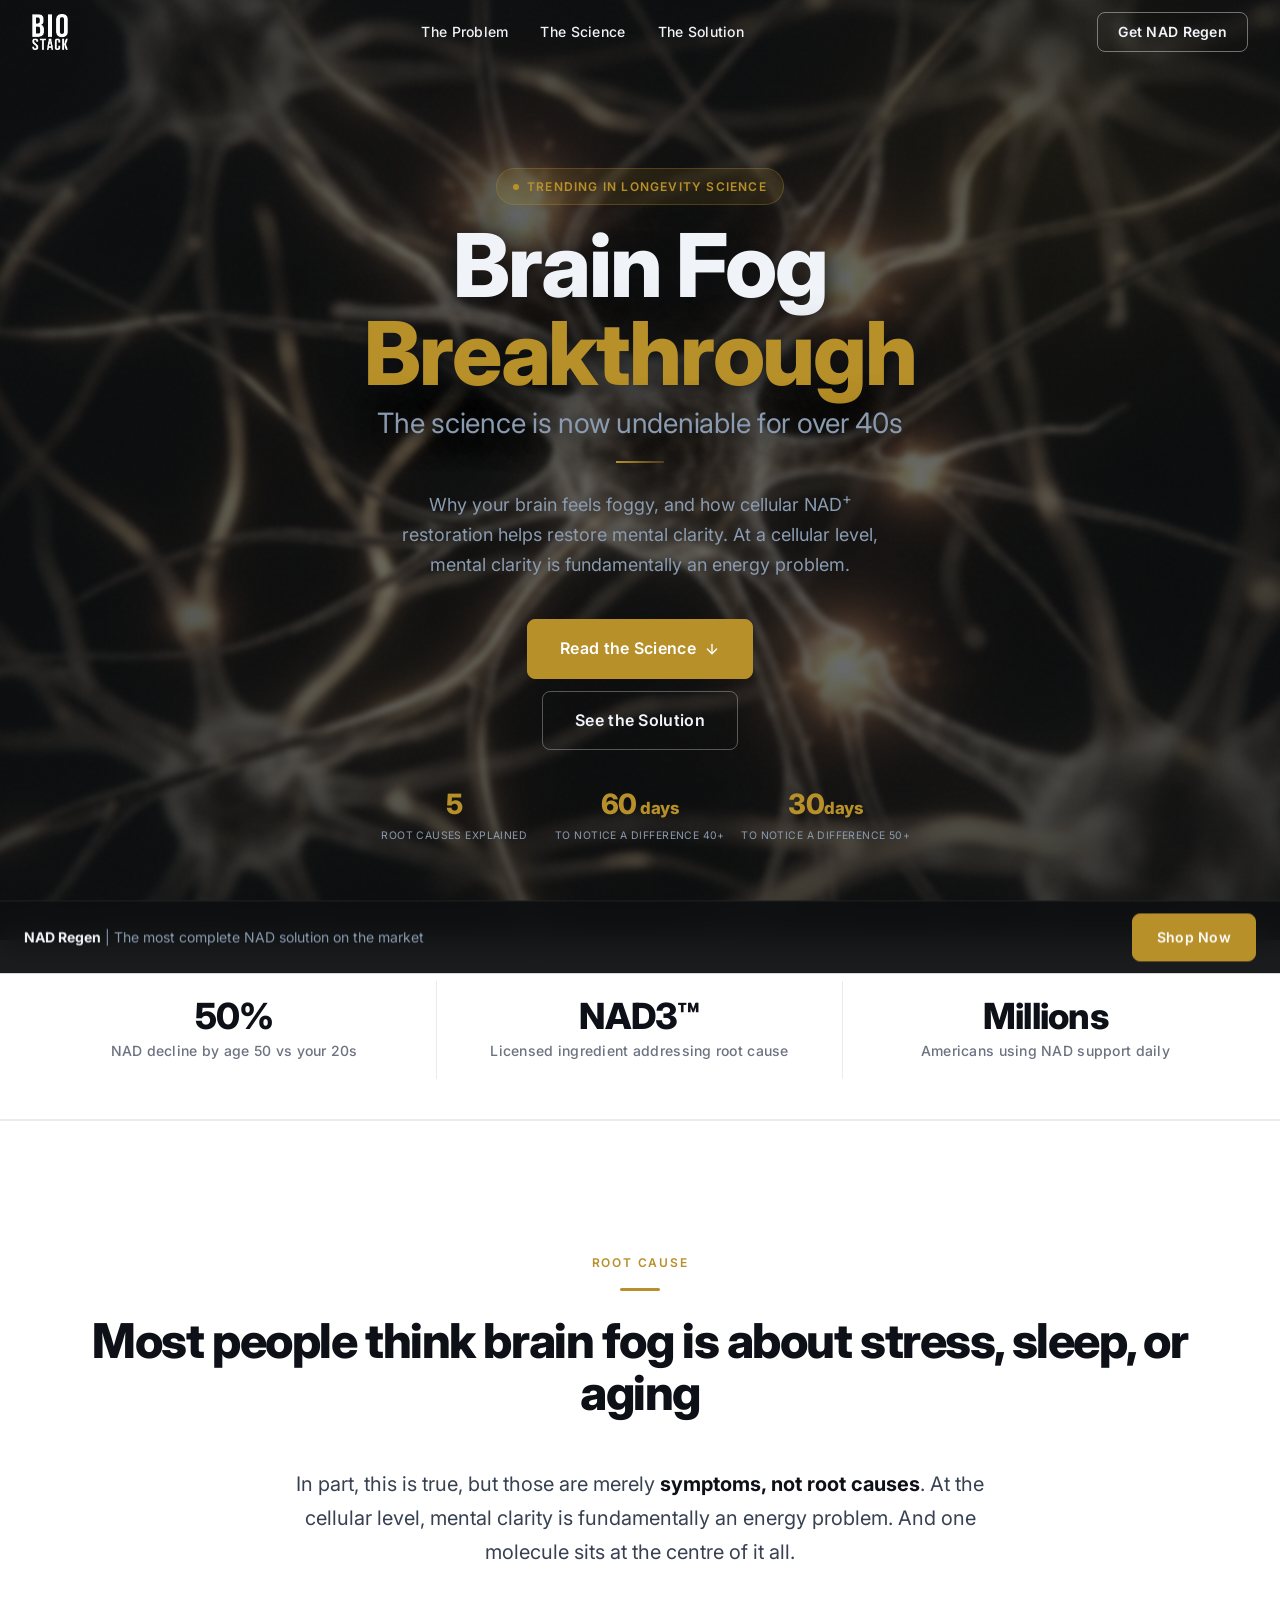
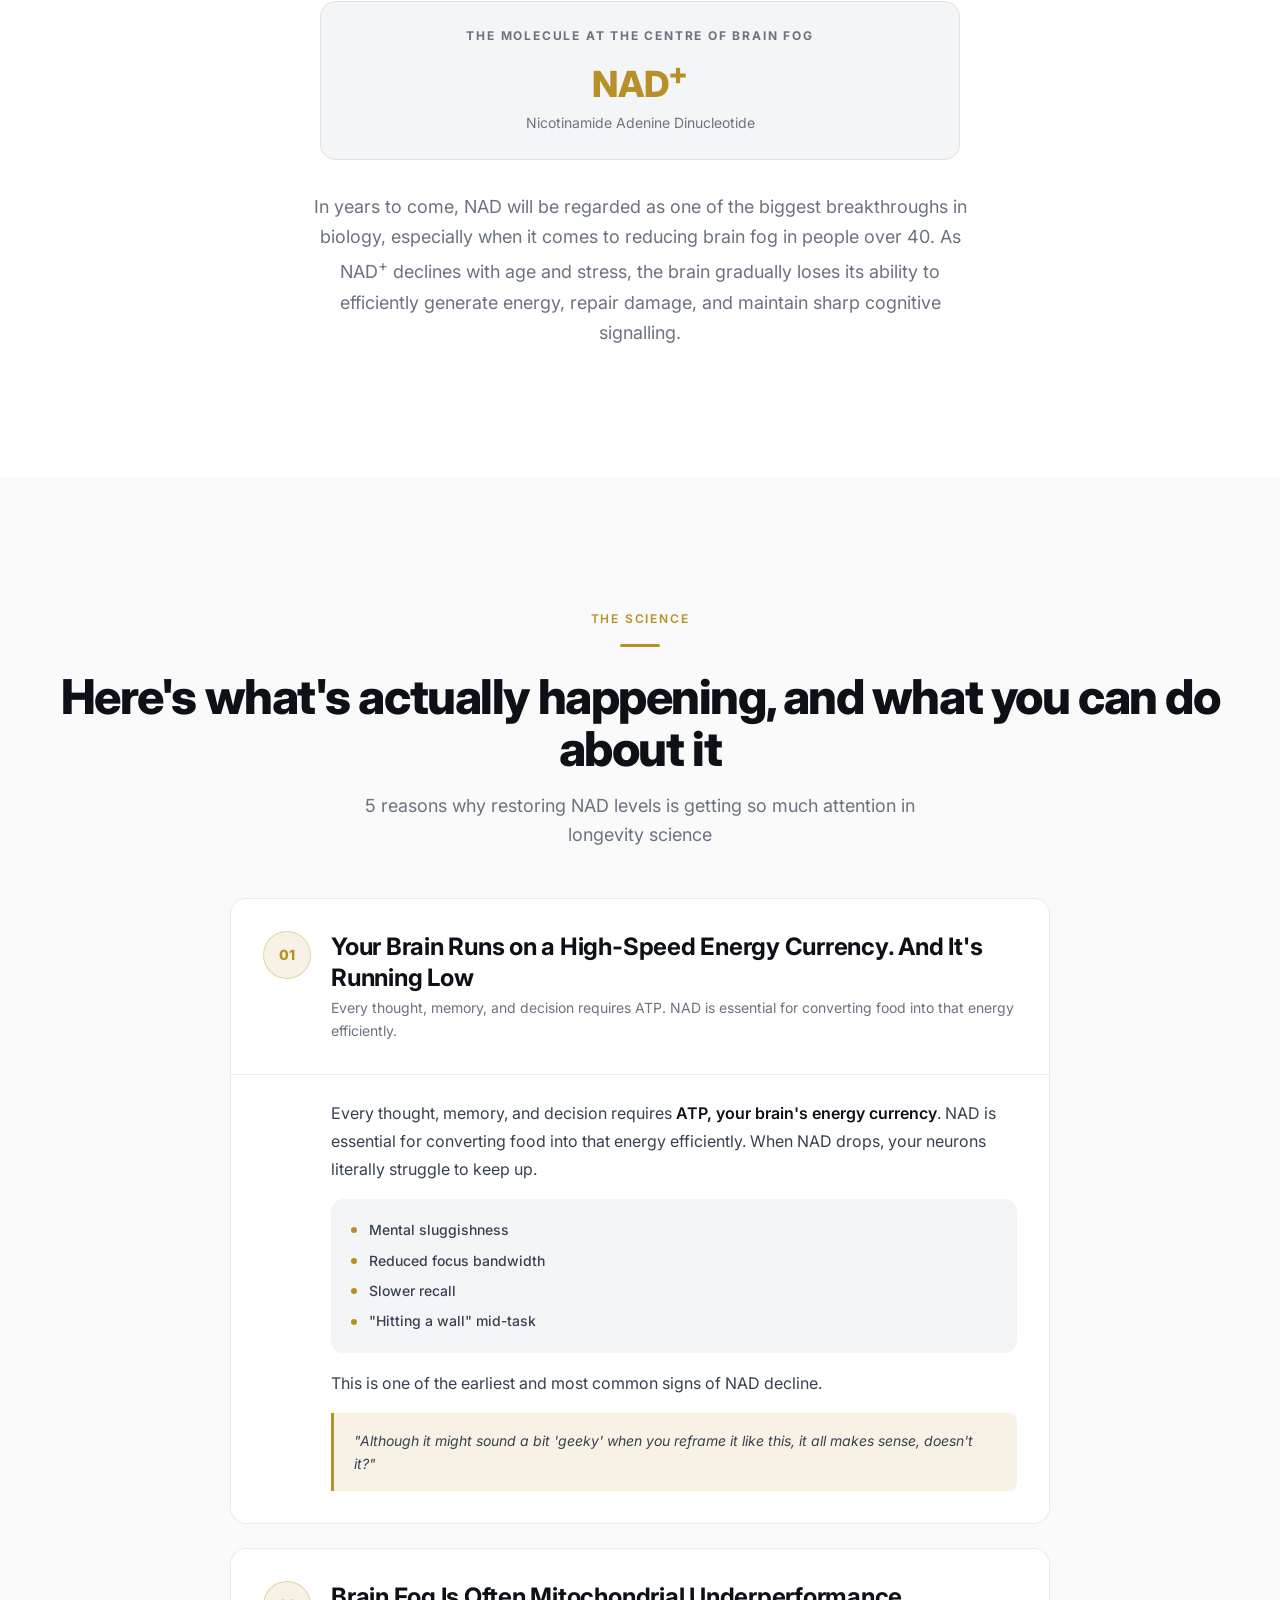
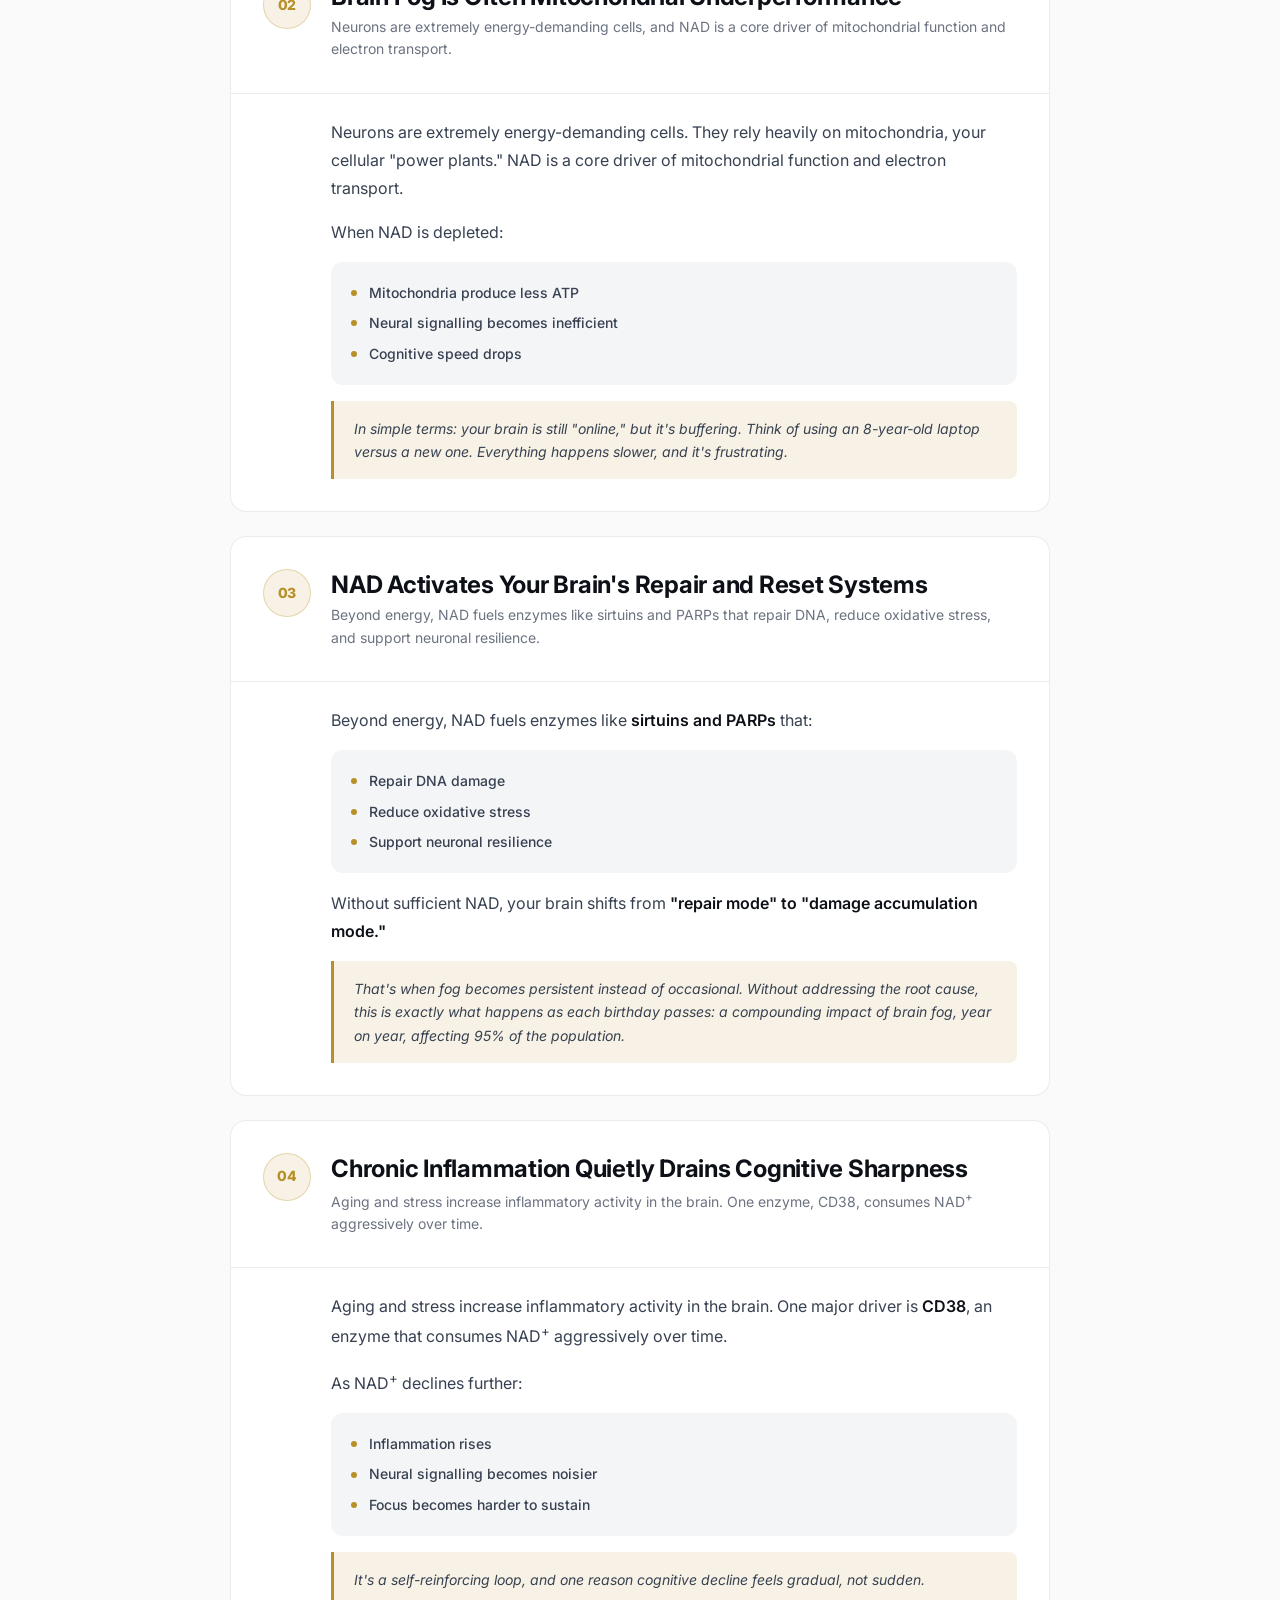
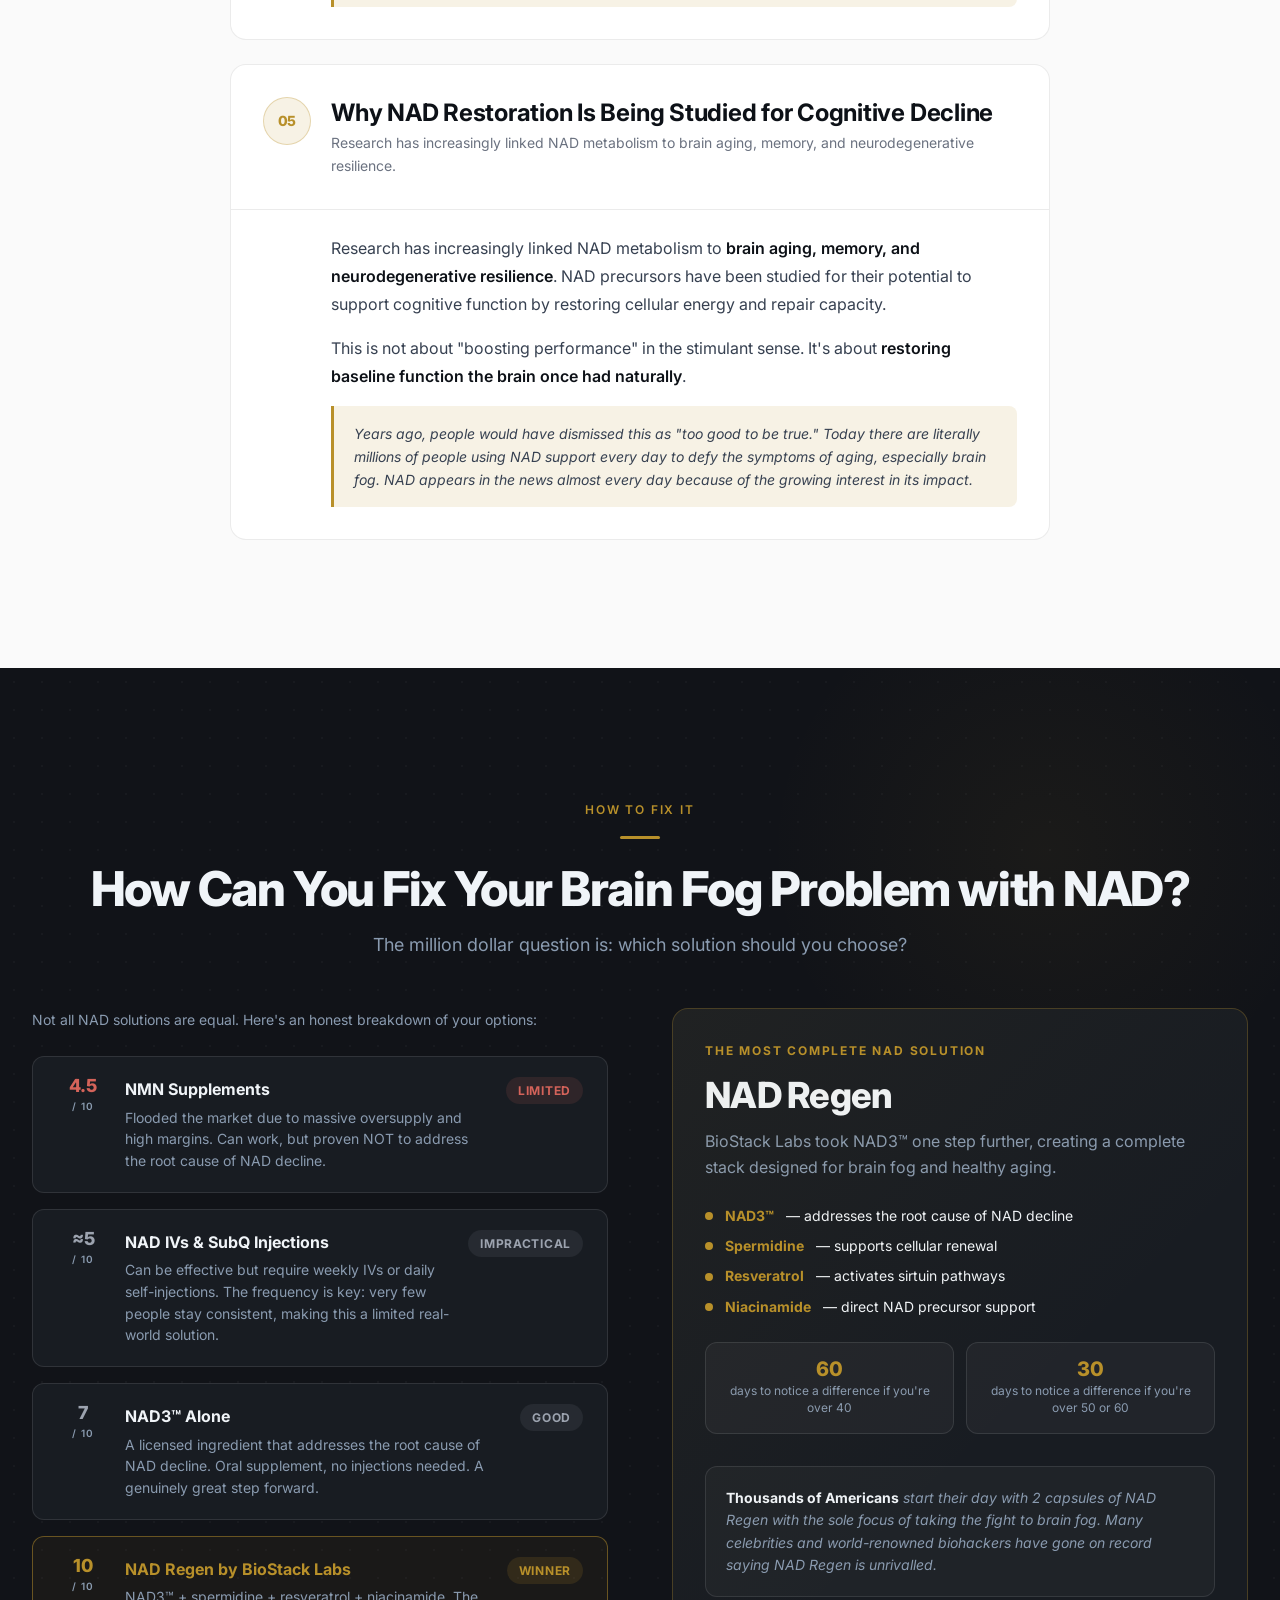
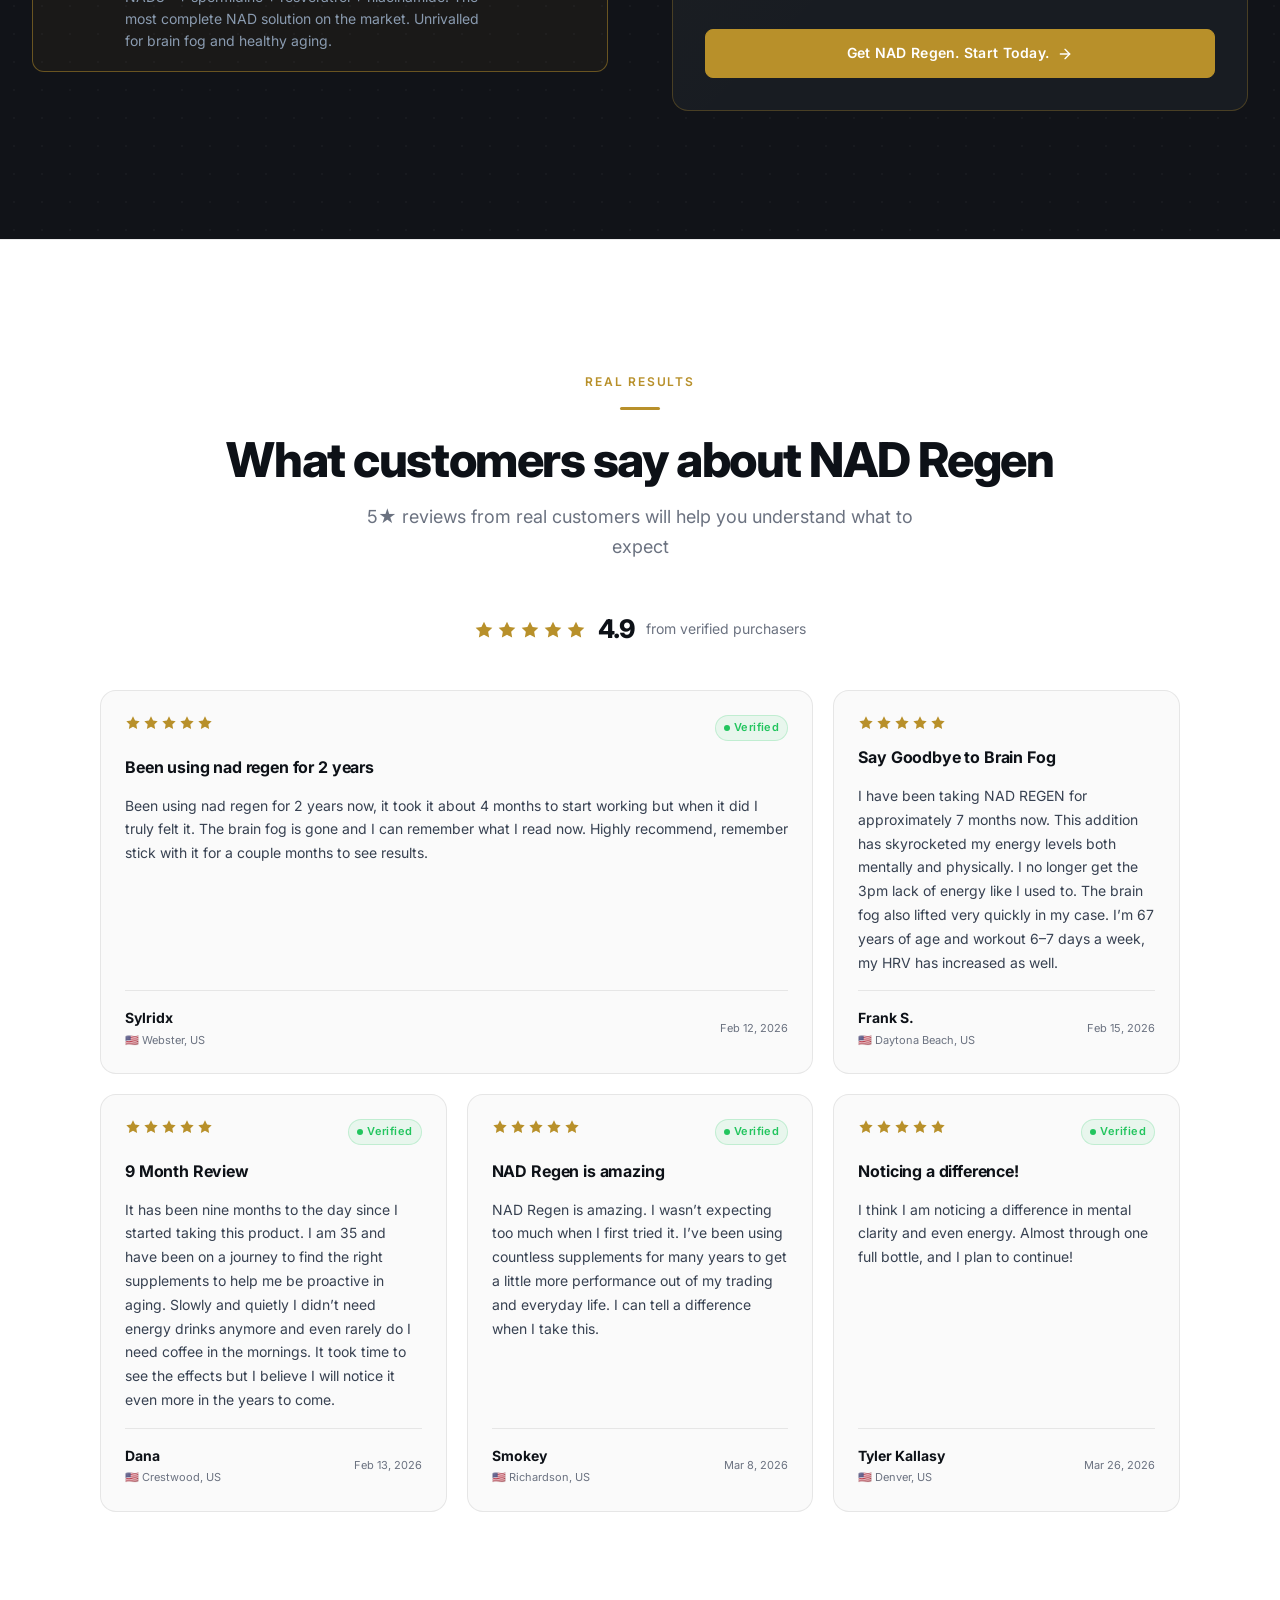
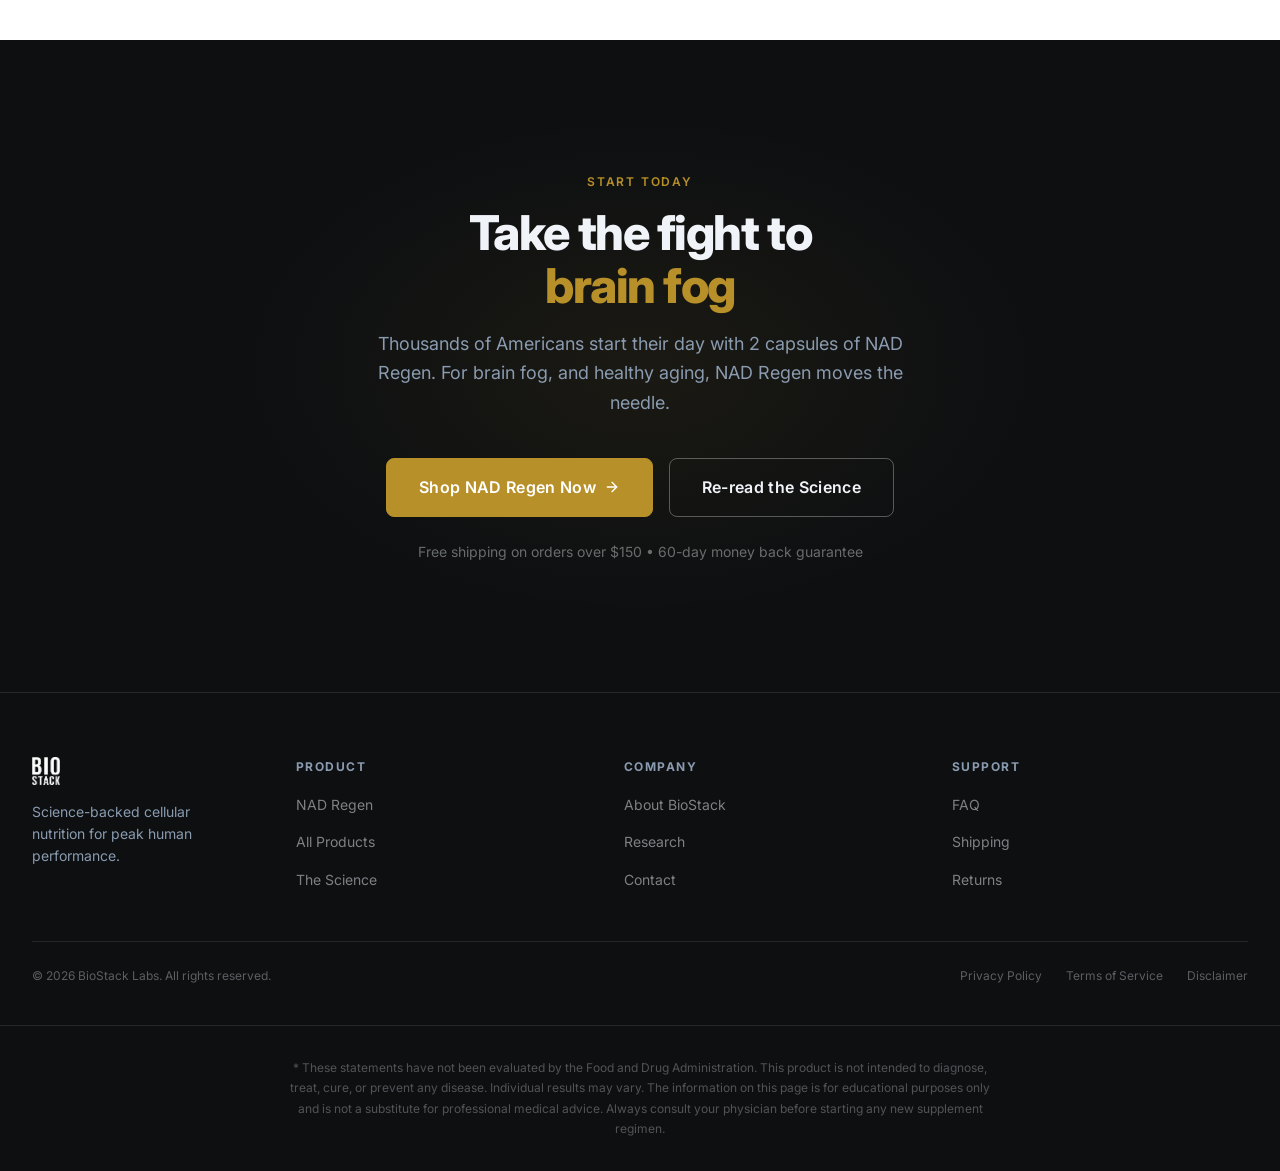
<file: index-legacy.html>
<!DOCTYPE html>
<html lang="en">
<head>
  <meta charset="UTF-8">
  <meta name="viewport" content="width=device-width, initial-scale=1.0, viewport-fit=cover">
  <title>Brain Fog Breakthrough — NAD Regen | BioStack Labs</title>
  <meta name="description" content="Why your brain feels foggy after 40 — and how cellular NAD+ restoration helps restore mental clarity. The science is now undeniable.">
  <link rel="stylesheet" href="style.css">

  <!-- Meta Pixel Code -->
  <script>
    !function(f,b,e,v,n,t,s)
    {if(f.fbq)return;n=f.fbq=function(){n.callMethod?
    n.callMethod.apply(n,arguments):n.queue.push(arguments)};
    if(!f._fbq)f._fbq=n;n.push=n;n.loaded=!0;n.version='2.0';
    n.queue=[];t=b.createElement(e);t.async=!0;
    t.src=v;s=b.getElementsByTagName(e)[0];
    s.parentNode.insertBefore(t,s)}(window, document,'script',
    'https://connect.facebook.net/en_US/fbevents.js');
    fbq('init', '2676399889319515');
    fbq('track', 'PageView');
  </script>
  <noscript><img height="1" width="1" style="display:none"
    src="https://www.facebook.com/tr?id=2676399889319515&ev=PageView&noscript=1"
  /></noscript>
  <!-- End Meta Pixel Code -->

  <style>
    /* ============================================================
       LANDER-SPECIFIC OVERRIDES & ADDITIONS
       ============================================================ */

    /* Progress bar */
    .progress-bar {
      position: fixed;
      top: 0;
      left: 0;
      height: 3px;
      background: linear-gradient(90deg, var(--color-accent-gold), #E8B84B);
      width: 0%;
      z-index: 200;
      transition: width 0.1s linear;
    }

    /* ── Hero ── */
    .hero__badge {
      display: inline-flex;
      align-items: center;
      gap: var(--space-2);
      background: rgba(184,144,42,0.12);
      border: 1px solid rgba(184,144,42,0.3);
      border-radius: 99px;
      padding: var(--space-2) var(--space-4);
      font-size: var(--text-xs);
      font-weight: 600;
      letter-spacing: 0.1em;
      text-transform: uppercase;
      color: var(--color-accent-gold);
      margin-bottom: var(--space-4);
    }

    .hero__badge-dot {
      width: 6px;
      height: 6px;
      border-radius: 50%;
      background: var(--color-accent-gold);
      animation: pulse 2s ease-in-out infinite;
    }

    @keyframes pulse {
      0%, 100% { opacity: 1; transform: scale(1); }
      50% { opacity: 0.5; transform: scale(0.8); }
    }

    .hero__headline-sub {
      display: block;
      font-size: clamp(1rem, 4vw, 1.75rem);
      font-weight: 400;
      color: var(--color-text-muted-on-dark);
      margin-top: var(--space-3);
      letter-spacing: -0.01em;
    }

    .hero__stat-row {
      display: grid;
      grid-template-columns: repeat(3, 1fr);
      gap: var(--space-4);
      margin-top: var(--space-8);
    }

    .hero__stat {
      display: flex;
      flex-direction: column;
      gap: 2px;
    }

    .hero__stat-value {
      font-size: clamp(1.1rem, 4vw, 1.75rem);
      font-weight: 800;
      color: var(--color-accent-gold);
      letter-spacing: -0.02em;
    }

    .hero__stat-label {
      font-size: 0.65rem;
      color: var(--color-text-muted-on-dark);
      letter-spacing: 0.04em;
      text-transform: uppercase;
      line-height: 1.4;
    }

    /* ── Intro section ── */
    .intro {
      background: var(--color-bg-surface);
      border-top: 1px solid var(--color-border);
    }

    .intro__lead {
      font-size: clamp(1rem, 3vw, 1.25rem);
      line-height: 1.7;
      color: var(--color-text-secondary);
      max-width: 720px;
      margin: 0 auto var(--space-8);
      text-align: center;
    }

    .intro__lead strong {
      color: var(--color-text-primary);
    }

    .intro__molecule {
      text-align: center;
      background: var(--color-bg-elevated);
      border: 1px solid var(--color-border);
      border-radius: var(--border-radius-xl);
      padding: var(--space-6) var(--space-6);
      max-width: 640px;
      margin: 0 auto;
    }

    .intro__molecule-label {
      font-size: var(--text-xs);
      font-weight: 700;
      letter-spacing: 0.15em;
      text-transform: uppercase;
      color: var(--color-text-muted);
      margin-bottom: var(--space-3);
    }

    .intro__molecule-name {
      font-size: var(--text-3xl);
      font-weight: 800;
      color: var(--color-text-primary);
      letter-spacing: -0.02em;
      line-height: 1.1;
    }

    .intro__molecule-name em {
      font-style: normal;
      color: var(--color-accent-gold);
    }

    .intro__molecule-full {
      font-size: var(--text-sm);
      color: var(--color-text-muted);
      margin-top: var(--space-2);
    }

    /* ── Listicle section ── */
    .listicle {
      background: var(--color-bg-base);
    }

    .listicle__items {
      display: flex;
      flex-direction: column;
      gap: var(--space-6);
      max-width: 820px;
      margin: 0 auto;
    }

    .listicle-item {
      background: var(--color-bg-surface);
      border: 1px solid var(--color-border);
      border-radius: var(--border-radius-xl);
      overflow: hidden;
      transition: box-shadow var(--transition-normal), border-color var(--transition-normal);
    }

    .listicle-item:hover {
      box-shadow: var(--shadow-lg);
      border-color: rgba(184,144,42,0.25);
    }

    .listicle-item__header {
      display: flex;
      align-items: flex-start;
      gap: var(--space-3);
      padding: var(--space-5) var(--space-5);
    }

    @media (min-width: 640px) {
      .listicle-item__header { gap: var(--space-5); padding: var(--space-8); }
    }

    .listicle-item__number {
      flex-shrink: 0;
      width: 40px;
      height: 40px;
      border-radius: 50%;
      background: var(--color-accent-gold-light);
      border: 1.5px solid rgba(184,144,42,0.3);
      display: flex;
      align-items: center;
      justify-content: center;
      font-size: var(--text-xs);
      font-weight: 800;
      color: var(--color-accent-gold);
      letter-spacing: -0.02em;
    }

    @media (min-width: 640px) {
      .listicle-item__number { width: 48px; height: 48px; font-size: var(--text-sm); }
    }

    .listicle-item__meta {
      flex: 1;
      min-width: 0;
    }

    .listicle-item__title {
      font-family: var(--font-body);
      font-size: clamp(1.1rem, 3.5vw, 1.5rem);
      font-weight: 700;
      color: var(--color-text-primary);
      line-height: 1.3;
      letter-spacing: -0.01em;
      margin-bottom: var(--space-1);
    }

    .listicle-item__summary {
      font-size: var(--text-sm);
      color: var(--color-text-muted);
      line-height: 1.6;
      display: none;
    }

    @media (min-width: 480px) {
      .listicle-item__summary { display: block; }
    }

    .listicle-item__body {
      display: block;
    }

    .listicle-item__content {
      padding: var(--space-5) var(--space-5) var(--space-6);
      border-top: 1px solid var(--color-border);
    }

    @media (min-width: 640px) {
      .listicle-item__content {
        padding: var(--space-6) var(--space-8) var(--space-8);
        padding-left: calc(var(--space-8) + 48px + var(--space-5));
      }
    }

    .listicle-item__content p {
      font-size: var(--text-base);
      line-height: 1.75;
      color: var(--color-text-secondary);
      margin-bottom: var(--space-4);
    }

    .listicle-item__content p:last-child {
      margin-bottom: 0;
    }

    .listicle-item__content p strong {
      color: var(--color-text-primary);
      font-weight: 600;
    }

    .symptom-list {
      display: flex;
      flex-direction: column;
      gap: var(--space-2);
      margin: var(--space-4) 0;
      background: var(--color-bg-elevated);
      border-radius: var(--border-radius-lg);
      padding: var(--space-5);
    }

    .symptom-list__item {
      display: flex;
      align-items: center;
      gap: var(--space-3);
      font-size: var(--text-sm);
      font-weight: 500;
      color: var(--color-text-secondary);
    }

    .symptom-list__item::before {
      content: '';
      flex-shrink: 0;
      width: 6px;
      height: 6px;
      border-radius: 50%;
      background: var(--color-accent-gold);
    }

    .listicle-item__callout {
      background: var(--color-accent-gold-light);
      border-left: 3px solid var(--color-accent-gold);
      border-radius: 0 var(--border-radius) var(--border-radius) 0;
      padding: var(--space-4) var(--space-5);
      margin-top: var(--space-4);
      font-size: var(--text-sm);
      font-style: italic;
      color: var(--color-text-secondary);
      line-height: 1.65;
    }

    /* ── Solution section ── */
    .solution {
      background: var(--color-dark-section);
      position: relative;
      overflow: hidden;
    }

    .solution__bg-dots {
      position: absolute;
      inset: 0;
      background-image: radial-gradient(circle, rgba(255,255,255,0.03) 1px, transparent 1px);
      background-size: 28px 28px;
      pointer-events: none;
    }

    .solution__bg-glow {
      position: absolute;
      top: -10%;
      right: -5%;
      width: 600px;
      height: 600px;
      background: radial-gradient(ellipse, rgba(184,144,42,0.06) 0%, transparent 65%);
      pointer-events: none;
    }

    .solution__grid {
      display: grid;
      grid-template-columns: 1fr;
      gap: var(--space-12);
      position: relative;
      z-index: 1;
    }

    @media (min-width: 1024px) {
      .solution__grid {
        grid-template-columns: 1fr 1fr;
        gap: var(--space-16);
        align-items: start;
      }
    }

    .solution__options {
      display: flex;
      flex-direction: column;
      gap: var(--space-4);
    }

    .solution-option {
      background: var(--color-dark-card);
      border: 1px solid var(--color-border-dark);
      border-radius: var(--border-radius-lg);
      padding: var(--space-4) var(--space-4);
      display: flex;
      align-items: flex-start;
      gap: var(--space-3);
      transition: border-color var(--transition-normal);
    }

    @media (min-width: 640px) {
      .solution-option { padding: var(--space-5) var(--space-6); gap: var(--space-4); }
    }

    .solution-option--winner {
      border-color: rgba(184,144,42,0.5);
      background: rgba(184,144,42,0.05);
    }

    .solution-option__score {
      flex-shrink: 0;
      display: flex;
      flex-direction: column;
      align-items: center;
      gap: 3px;
      min-width: 40px;
    }

    @media (min-width: 640px) {
      .solution-option__score { min-width: 52px; }
    }

    .solution-option__rating {
      font-size: var(--text-base);
      font-weight: 800;
      line-height: 1;
    }

    @media (min-width: 640px) {
      .solution-option__rating { font-size: var(--text-lg); }
    }

    .solution-option--limited .solution-option__rating { color: #D4635A; }
    .solution-option--okay .solution-option__rating { color: #9CA3AF; }
    .solution-option--winner .solution-option__rating { color: var(--color-accent-gold); }

    .solution-option__label {
      font-size: 10px;
      font-weight: 600;
      letter-spacing: 0.08em;
      text-transform: uppercase;
      color: var(--color-text-muted-on-dark);
    }

    .solution-option__info {
      flex: 1;
    }

    .solution-option__name {
      font-size: var(--text-base);
      font-weight: 700;
      color: var(--color-text-on-dark);
      margin-bottom: var(--space-1);
    }

    .solution-option--winner .solution-option__name {
      color: var(--color-accent-gold);
    }

    .solution-option__desc {
      font-size: var(--text-sm);
      color: var(--color-text-muted-on-dark);
      line-height: 1.55;
    }

    .solution-option__badge {
      display: none;
    }

    @media (min-width: 480px) {
      .solution-option__badge {
        display: inline-block;
        flex-shrink: 0;
        font-size: var(--text-xs);
        font-weight: 700;
        letter-spacing: 0.06em;
        text-transform: uppercase;
        padding: var(--space-1) var(--space-3);
        border-radius: 99px;
        white-space: nowrap;
      }
    }

    .solution-option--limited .solution-option__badge {
      background: rgba(212,99,90,0.12);
      color: #D4635A;
    }

    .solution-option--okay .solution-option__badge {
      background: rgba(156,163,175,0.1);
      color: #9CA3AF;
    }

    .solution-option--winner .solution-option__badge {
      background: rgba(184,144,42,0.15);
      color: var(--color-accent-gold);
    }

    /* Product highlight */
    .product-highlight {
      background: var(--color-dark-card);
      border: 1px solid rgba(184,144,42,0.3);
      border-radius: var(--border-radius-xl);
      padding: var(--space-5);
      position: relative;
      overflow: hidden;
    }

    @media (min-width: 640px) {
      .product-highlight { padding: var(--space-8); }
    }

    .product-highlight::before {
      content: '';
      position: absolute;
      inset: 0;
      background: linear-gradient(135deg, rgba(184,144,42,0.05) 0%, transparent 60%);
      pointer-events: none;
    }

    .product-highlight__eyebrow {
      font-size: var(--text-xs);
      font-weight: 700;
      letter-spacing: 0.15em;
      text-transform: uppercase;
      color: var(--color-accent-gold);
      margin-bottom: var(--space-4);
    }

    .product-highlight__name {
      font-size: clamp(1.5rem, 5vw, 2.25rem);
      font-weight: 800;
      color: var(--color-text-on-dark);
      letter-spacing: -0.02em;
      line-height: 1.1;
      margin-bottom: var(--space-3);
    }

    .product-highlight__tagline {
      font-size: var(--text-base);
      color: var(--color-text-muted-on-dark);
      line-height: 1.65;
      margin-bottom: var(--space-6);
    }

    .product-highlight__stack {
      display: flex;
      flex-direction: column;
      gap: var(--space-2);
      margin-bottom: var(--space-6);
    }

    .stack-item {
      display: flex;
      align-items: center;
      gap: var(--space-3);
      font-size: var(--text-sm);
      color: var(--color-text-on-dark);
    }

    .stack-item__dot {
      flex-shrink: 0;
      width: 8px;
      height: 8px;
      border-radius: 50%;
      background: var(--color-accent-gold);
    }

    .stack-item strong {
      color: var(--color-accent-gold);
    }

    .product-highlight__timelines {
      display: grid;
      grid-template-columns: 1fr 1fr;
      gap: var(--space-3);
      margin-bottom: var(--space-8);
    }

    .timeline-card {
      background: rgba(255,255,255,0.04);
      border: 1px solid var(--color-border-dark);
      border-radius: var(--border-radius-lg);
      padding: var(--space-4);
      text-align: center;
    }

    .timeline-card__value {
      font-size: var(--text-xl);
      font-weight: 800;
      color: var(--color-accent-gold);
      line-height: 1;
      margin-bottom: var(--space-1);
    }

    .timeline-card__label {
      font-size: var(--text-xs);
      color: var(--color-text-muted-on-dark);
      line-height: 1.4;
    }

    .product-highlight__social-proof {
      background: rgba(255,255,255,0.03);
      border: 1px solid var(--color-border-dark);
      border-radius: var(--border-radius-lg);
      padding: var(--space-5);
      margin-bottom: var(--space-8);
      font-size: var(--text-sm);
      color: var(--color-text-muted-on-dark);
      line-height: 1.6;
      font-style: italic;
    }

    .product-highlight__social-proof strong {
      color: var(--color-text-on-dark);
      font-style: normal;
    }

    /* ── Proof / Social section ── */
    .social-proof {
      background: var(--color-bg-surface);
      border-top: 1px solid var(--color-border);
    }

    /* ── Review cards ── */
    .reviews-aggregate {
      display: flex;
      align-items: center;
      justify-content: center;
      gap: var(--space-3);
      margin-bottom: var(--space-10);
      flex-wrap: wrap;
    }

    .reviews-aggregate__stars {
      display: flex;
      gap: 3px;
    }

    .reviews-aggregate__star {
      width: 20px;
      height: 20px;
      color: var(--color-accent-gold);
    }

    .reviews-aggregate__score {
      font-size: var(--text-2xl);
      font-weight: 800;
      color: var(--color-text-primary);
      letter-spacing: -0.03em;
    }

    .reviews-aggregate__label {
      font-size: var(--text-sm);
      color: var(--color-text-muted);
    }

    .reviews-grid {
      display: grid;
      grid-template-columns: 1fr;
      gap: var(--space-5);
      max-width: 1080px;
      margin: 0 auto;
    }

    @media (min-width: 640px) {
      .reviews-grid {
        grid-template-columns: repeat(2, 1fr);
      }
    }

    @media (min-width: 1024px) {
      .reviews-grid {
        grid-template-columns: repeat(3, 1fr);
      }
      .reviews-grid .review-card:first-child {
        grid-column: span 2;
      }
    }

    .review-card {
      background: var(--color-bg-base);
      border: 1px solid var(--color-border);
      border-radius: var(--border-radius-xl);
      padding: var(--space-6);
      display: flex;
      flex-direction: column;
      gap: var(--space-4);
      transition: box-shadow var(--transition-normal), border-color var(--transition-normal), transform var(--transition-normal);
    }

    .review-card:hover {
      box-shadow: var(--shadow-lg);
      border-color: rgba(184,144,42,0.2);
      transform: translateY(-2px);
    }

    .review-card__header {
      display: flex;
      align-items: flex-start;
      justify-content: space-between;
      gap: var(--space-3);
    }

    .review-card__stars {
      display: flex;
      gap: 2px;
    }

    .review-card__star {
      width: 16px;
      height: 16px;
      color: var(--color-accent-gold);
    }

    .review-card__verified {
      display: inline-flex;
      align-items: center;
      gap: 4px;
      font-size: 11px;
      font-weight: 600;
      letter-spacing: 0.04em;
      color: #22c55e;
      background: rgba(34,197,94,0.08);
      border: 1px solid rgba(34,197,94,0.2);
      border-radius: 99px;
      padding: 3px 8px;
      white-space: nowrap;
    }

    .review-card__verified::before {
      content: '';
      width: 6px;
      height: 6px;
      border-radius: 50%;
      background: #22c55e;
      flex-shrink: 0;
    }

    .review-card__title {
      font-size: var(--text-base);
      font-weight: 700;
      color: var(--color-text-primary);
      line-height: 1.3;
      letter-spacing: -0.01em;
    }

    .review-card__body {
      font-size: var(--text-sm);
      color: var(--color-text-secondary);
      line-height: 1.7;
      flex: 1;
    }

    .review-card__footer {
      display: flex;
      align-items: center;
      justify-content: space-between;
      gap: var(--space-3);
      padding-top: var(--space-4);
      border-top: 1px solid var(--color-border);
    }

    .review-card__author {
      display: flex;
      flex-direction: column;
      gap: 2px;
    }

    .review-card__name {
      font-size: var(--text-sm);
      font-weight: 700;
      color: var(--color-text-primary);
    }

    .review-card__location {
      font-size: 11px;
      color: var(--color-text-muted);
      display: flex;
      align-items: center;
      gap: 4px;
    }

    .review-card__date {
      font-size: 11px;
      color: var(--color-text-muted);
      white-space: nowrap;
    }

    /* ── Final CTA ── */
    .final-cta {
      background: var(--color-hero-bg);
      position: relative;
      overflow: hidden;
      text-align: center;
    }

    .final-cta__glow {
      position: absolute;
      top: 50%;
      left: 50%;
      transform: translate(-50%, -50%);
      width: 800px;
      height: 500px;
      background: radial-gradient(ellipse, rgba(184,144,42,0.08) 0%, transparent 70%);
      pointer-events: none;
    }

    .final-cta__content {
      position: relative;
      z-index: 1;
    }

    .final-cta__title {
      font-size: clamp(1.75rem, 6vw, 3rem);
      font-weight: 800;
      color: var(--color-text-on-dark);
      letter-spacing: -0.03em;
      line-height: 1.1;
      margin-bottom: var(--space-4);
    }

    .final-cta__title em {
      font-style: normal;
      color: var(--color-accent-gold);
    }

    .final-cta__sub {
      font-size: var(--text-lg);
      color: var(--color-text-muted-on-dark);
      max-width: 560px;
      margin: 0 auto var(--space-10);
      line-height: 1.65;
    }

    .final-cta__actions {
      display: flex;
      gap: var(--space-4);
      justify-content: center;
      flex-wrap: wrap;
    }

    .final-cta__note {
      margin-top: var(--space-6);
      font-size: var(--text-sm);
      color: rgba(240,244,248,0.4);
    }

    /* ── Disclaimer footer ── */
    .disclaimer {
      background: var(--color-hero-bg);
      border-top: 1px solid var(--color-border-dark);
      padding: var(--space-8) 0;
    }

    .disclaimer__text {
      font-size: var(--text-xs);
      color: rgba(240,244,248,0.3);
      line-height: 1.7;
      max-width: 720px;
      margin: 0 auto;
      text-align: center;
    }

    /* ── Reading progress sticky nav ── */
    .sticky-cta {
      position: fixed;
      bottom: 0;
      left: 0;
      right: 0;
      background: rgba(13,15,17,0.95);
      backdrop-filter: blur(16px);
      -webkit-backdrop-filter: blur(16px);
      border-top: 1px solid rgba(255,255,255,0.08);
      padding: var(--space-3) var(--space-4);
      padding-bottom: calc(var(--space-3) + env(safe-area-inset-bottom, 0px));
      z-index: 90;
      display: flex;
      align-items: center;
      justify-content: space-between;
      gap: var(--space-4);
      transform: translateY(100%);
      transition: transform var(--transition-slow);
    }

    @media (min-width: 640px) {
      .sticky-cta { padding: var(--space-3) var(--space-6); }
    }

    .sticky-cta--visible {
      transform: translateY(0);
    }

    .sticky-cta__text {
      font-size: var(--text-sm);
      color: var(--color-text-muted-on-dark);
      display: none;
    }

    @media (min-width: 640px) {
      .sticky-cta__text { display: block; }
    }

    .sticky-cta__text strong {
      color: var(--color-text-on-dark);
    }
  </style>
</head>
<body>

  <!-- Reading progress bar -->
  <div class="progress-bar" id="progressBar"></div>

  <!-- ============================================================
       NAVIGATION
       ============================================================ -->
  <nav class="nav nav--transparent" id="mainNav" role="navigation" aria-label="Main navigation">
    <div class="container">
      <div class="nav__inner">
        <a href="#" class="nav__logo" aria-label="BioStack Labs">
          <img src="biostack-logo-white.png" alt="BioStack Labs" style="height:36px;width:auto;object-fit:contain;">
        </a>
        <div class="nav__links">
          <a href="#the-problem" class="nav__link">The Problem</a>
          <a href="#the-science" class="nav__link">The Science</a>
          <a href="#the-solution" class="nav__link">The Solution</a>
        </div>
        <a href="#the-solution" class="nav__cta">Get NAD Regen</a>
        <button class="nav__hamburger" id="menuBtn" aria-label="Open menu" aria-expanded="false">
          <span></span><span></span><span></span>
        </button>
      </div>
    </div>
  </nav>

  <!-- Mobile menu -->
  <div class="mobile-menu" id="mobileMenu" role="dialog" aria-modal="true" aria-label="Navigation menu">
    <button class="mobile-menu__close" id="menuClose" aria-label="Close menu">&#x2715;</button>
    <nav class="mobile-menu__links">
      <a href="#the-problem" class="mobile-menu__link">The Problem</a>
      <a href="#the-science" class="mobile-menu__link">The Science</a>
      <a href="#the-solution" class="mobile-menu__link">The Solution</a>
      <a href="#the-solution" class="btn btn--gold btn--lg" style="margin-top:var(--space-4)">Get NAD Regen</a>
    </nav>
  </div>

  <!-- ============================================================
       HERO
       ============================================================ -->
  <section class="hero" id="top">
    <div class="hero__bg-grain" aria-hidden="true"></div>
    <div class="hero__bg-glow" aria-hidden="true"></div>
    <div class="hero__bg-neural" aria-hidden="true">
      <img src="neural-hero.png" alt="" class="hero__bg-neural-img">
    </div>
    <div class="container">
      <div class="hero__grid hero__grid--centered">

        <div class="hero__content hero__content--centered">
          <div class="hero__badge" aria-label="Trending in longevity science">
            <span class="hero__badge-dot" aria-hidden="true"></span>
            Trending in longevity science
          </div>

          <h1 class="hero__headline">
            Brain Fog
            <em>Breakthrough</em>
            <span class="hero__headline-sub">The science is now undeniable for over 40s</span>
          </h1>

          <span class="hero__rule" aria-hidden="true"></span>

          <p class="hero__subheadline">
            Why your brain feels foggy, and how cellular NAD<sup>+</sup> restoration helps restore mental clarity. At a cellular level, mental clarity is fundamentally an energy problem.
          </p>

          <div class="hero__actions" style="flex-direction:column;gap:var(--space-3);">
            <a href="#the-science" class="btn btn--gold btn--lg" style="justify-content:center;">
              Read the Science
              <svg width="16" height="16" viewBox="0 0 24 24" fill="none" stroke="currentColor" stroke-width="2" stroke-linecap="round" stroke-linejoin="round" aria-hidden="true"><line x1="12" y1="5" x2="12" y2="19"/><polyline points="19 12 12 19 5 12"/></svg>
            </a>
            <a href="#the-solution" class="btn btn--ghost-light btn--lg" style="justify-content:center;">See the Solution</a>
          </div>

          <div class="hero__stat-row">
            <div class="hero__stat">
              <span class="hero__stat-value">5</span>
              <span class="hero__stat-label">Root causes explained</span>
            </div>
            <div class="hero__stat">
              <span class="hero__stat-value">60<small style="font-size:0.6em"> days</small></span>
              <span class="hero__stat-label">To notice a difference 40+</span>
            </div>
            <div class="hero__stat">
              <span class="hero__stat-value">30<small style="font-size:0.6em">days</small></span>
              <span class="hero__stat-label">To notice a difference 50+</span>
            </div>
          </div>
        </div>

      </div>
    </div>
  </section>

  <!-- ============================================================
       PHILOSOPHY STRIP
       ============================================================ -->
  <div class="philosophy-strip" role="region" aria-label="Key facts">
    <div class="container">
      <div class="philosophy-strip__inner">
        <div class="philosophy-stat">
          <div class="philosophy-stat__number">50%</div>
          <div class="philosophy-stat__label">NAD decline by age 50 vs your 20s</div>
        </div>
        <div class="philosophy-stat">
          <div class="philosophy-stat__number">NAD3&#8482;</div>
          <div class="philosophy-stat__label">Licensed ingredient addressing root cause</div>
        </div>
        <div class="philosophy-stat">
          <div class="philosophy-stat__number">Millions</div>
          <div class="philosophy-stat__label">Americans using NAD support daily</div>
        </div>
      </div>
    </div>
  </div>

  <!-- ============================================================
       INTRO — THE ROOT CAUSE
       ============================================================ -->
  <section class="intro section" id="the-problem" aria-labelledby="intro-title">
    <div class="container">
      <div class="section-header section-header--center reveal">
        <span class="section-header__eyebrow">Root cause</span>
        <span class="section-rule" aria-hidden="true"></span>
        <h2 class="section-header__title" id="intro-title">Most people think brain fog is about stress, sleep, or aging</h2>
      </div>

      <p class="intro__lead reveal reveal--delay-1">
        In part, this is true, but those are merely <strong>symptoms, not root causes</strong>. At the cellular level, mental clarity is fundamentally an energy problem. And one molecule sits at the centre of it all.
      </p>

      <div class="intro__molecule reveal reveal--delay-2" role="figure" aria-label="The molecule at the centre of brain fog">
        <div class="intro__molecule-label">The molecule at the centre of brain fog</div>
        <div class="intro__molecule-name"><em>NAD<sup>+</sup></em></div>
        <div class="intro__molecule-full">Nicotinamide Adenine Dinucleotide</div>
      </div>

      <p style="text-align:center;margin-top:var(--space-8);max-width:680px;margin-left:auto;margin-right:auto;font-size:clamp(0.95rem,2.5vw,1.125rem);color:var(--color-text-muted);line-height:1.7;" class="reveal reveal--delay-3">
        In years to come, NAD will be regarded as one of the biggest breakthroughs in biology, especially when it comes to reducing brain fog in people over 40. As NAD<sup>+</sup> declines with age and stress, the brain gradually loses its ability to efficiently generate energy, repair damage, and maintain sharp cognitive signalling.
      </p>
    </div>
  </section>

  <!-- ============================================================
       LISTICLE — 5 REASONS
       ============================================================ -->
  <section class="listicle section" id="the-science" aria-labelledby="listicle-title">
    <div class="container">
      <div class="section-header section-header--center reveal">
        <span class="section-header__eyebrow">The science</span>
        <span class="section-rule" aria-hidden="true"></span>
        <h2 class="section-header__title" id="listicle-title">Here's what's actually happening, and what you can do about it</h2>
        <p class="section-header__subtitle">5 reasons why restoring NAD levels is getting so much attention in longevity science</p>
      </div>

      <div class="listicle__items" role="list">

        <!-- Item 1 -->
        <article class="listicle-item listicle-item--open reveal" role="listitem" id="item-1">
          <div class="listicle-item__header">
            <div class="listicle-item__number" aria-hidden="true">01</div>
            <div class="listicle-item__meta">
              <h3 class="listicle-item__title">Your Brain Runs on a High-Speed Energy Currency. And It's Running Low</h3>
              <p class="listicle-item__summary">Every thought, memory, and decision requires ATP. NAD is essential for converting food into that energy efficiently.</p>
            </div>
          </div>
          <div class="listicle-item__body" id="body-1">
            <div class="listicle-item__content">
              <p>Every thought, memory, and decision requires <strong>ATP, your brain's energy currency</strong>. NAD is essential for converting food into that energy efficiently. When NAD drops, your neurons literally struggle to keep up.</p>

              <div class="symptom-list" role="list" aria-label="Symptoms of NAD decline">
                <div class="symptom-list__item" role="listitem">Mental sluggishness</div>
                <div class="symptom-list__item" role="listitem">Reduced focus bandwidth</div>
                <div class="symptom-list__item" role="listitem">Slower recall</div>
                <div class="symptom-list__item" role="listitem">"Hitting a wall" mid-task</div>
              </div>

              <p>This is one of the earliest and most common signs of NAD decline.</p>

              <div class="listicle-item__callout">
                "Although it might sound a bit 'geeky' when you reframe it like this, it all makes sense, doesn't it?"
              </div>
            </div>
          </div>
        </article>

        <!-- Item 2 -->
        <article class="listicle-item listicle-item--open reveal reveal--delay-1" role="listitem" id="item-2">
          <div class="listicle-item__header">
            <div class="listicle-item__number" aria-hidden="true">02</div>
            <div class="listicle-item__meta">
              <h3 class="listicle-item__title">Brain Fog Is Often Mitochondrial Underperformance</h3>
              <p class="listicle-item__summary">Neurons are extremely energy-demanding cells, and NAD is a core driver of mitochondrial function and electron transport.</p>
            </div>
          </div>
          <div class="listicle-item__body" id="body-2">
            <div class="listicle-item__content">
              <p>Neurons are extremely energy-demanding cells. They rely heavily on mitochondria, your cellular "power plants." NAD is a core driver of mitochondrial function and electron transport.</p>

              <p>When NAD is depleted:</p>
              <div class="symptom-list" role="list" aria-label="Effects of NAD depletion on neurons">
                <div class="symptom-list__item" role="listitem">Mitochondria produce less ATP</div>
                <div class="symptom-list__item" role="listitem">Neural signalling becomes inefficient</div>
                <div class="symptom-list__item" role="listitem">Cognitive speed drops</div>
              </div>

              <div class="listicle-item__callout">
                In simple terms: your brain is still "online," but it's buffering. Think of using an 8-year-old laptop versus a new one. Everything happens slower, and it's frustrating.
              </div>
            </div>
          </div>
        </article>

        <!-- Item 3 -->
        <article class="listicle-item listicle-item--open reveal reveal--delay-2" role="listitem" id="item-3">
          <div class="listicle-item__header">
            <div class="listicle-item__number" aria-hidden="true">03</div>
            <div class="listicle-item__meta">
              <h3 class="listicle-item__title">NAD Activates Your Brain's Repair and Reset Systems</h3>
              <p class="listicle-item__summary">Beyond energy, NAD fuels enzymes like sirtuins and PARPs that repair DNA, reduce oxidative stress, and support neuronal resilience.</p>
            </div>
          </div>
          <div class="listicle-item__body" id="body-3">
            <div class="listicle-item__content">
              <p>Beyond energy, NAD fuels enzymes like <strong>sirtuins and PARPs</strong> that:</p>
              <div class="symptom-list" role="list" aria-label="Functions of NAD-powered enzymes">
                <div class="symptom-list__item" role="listitem">Repair DNA damage</div>
                <div class="symptom-list__item" role="listitem">Reduce oxidative stress</div>
                <div class="symptom-list__item" role="listitem">Support neuronal resilience</div>
              </div>
              <p>Without sufficient NAD, your brain shifts from <strong>"repair mode" to "damage accumulation mode."</strong></p>
              <div class="listicle-item__callout">
                That's when fog becomes persistent instead of occasional. Without addressing the root cause, this is exactly what happens as each birthday passes: a compounding impact of brain fog, year on year, affecting 95% of the population.
              </div>
            </div>
          </div>
        </article>

        <!-- Item 4 -->
        <article class="listicle-item listicle-item--open reveal reveal--delay-3" role="listitem" id="item-4">
          <div class="listicle-item__header">
            <div class="listicle-item__number" aria-hidden="true">04</div>
            <div class="listicle-item__meta">
              <h3 class="listicle-item__title">Chronic Inflammation Quietly Drains Cognitive Sharpness</h3>
              <p class="listicle-item__summary">Aging and stress increase inflammatory activity in the brain. One enzyme, CD38, consumes NAD<sup>+</sup> aggressively over time.</p>
            </div>
          </div>
          <div class="listicle-item__body" id="body-4">
            <div class="listicle-item__content">
              <p>Aging and stress increase inflammatory activity in the brain. One major driver is <strong>CD38</strong>, an enzyme that consumes NAD<sup>+</sup> aggressively over time.</p>

              <p>As NAD<sup>+</sup> declines further:</p>
              <div class="symptom-list" role="list" aria-label="Effects of further NAD decline">
                <div class="symptom-list__item" role="listitem">Inflammation rises</div>
                <div class="symptom-list__item" role="listitem">Neural signalling becomes noisier</div>
                <div class="symptom-list__item" role="listitem">Focus becomes harder to sustain</div>
              </div>

              <div class="listicle-item__callout">
                It's a self-reinforcing loop, and one reason cognitive decline feels gradual, not sudden.
              </div>
            </div>
          </div>
        </article>

        <!-- Item 5 -->
        <article class="listicle-item listicle-item--open reveal reveal--delay-4" role="listitem" id="item-5">
          <div class="listicle-item__header">
            <div class="listicle-item__number" aria-hidden="true">05</div>
            <div class="listicle-item__meta">
              <h3 class="listicle-item__title">Why NAD Restoration Is Being Studied for Cognitive Decline</h3>
              <p class="listicle-item__summary">Research has increasingly linked NAD metabolism to brain aging, memory, and neurodegenerative resilience.</p>
            </div>
          </div>
          <div class="listicle-item__body" id="body-5">
            <div class="listicle-item__content">
              <p>Research has increasingly linked NAD metabolism to <strong>brain aging, memory, and neurodegenerative resilience</strong>. NAD precursors have been studied for their potential to support cognitive function by restoring cellular energy and repair capacity.</p>

              <p>This is not about "boosting performance" in the stimulant sense. It's about <strong>restoring baseline function the brain once had naturally</strong>.</p>

              <div class="listicle-item__callout">
                Years ago, people would have dismissed this as "too good to be true." Today there are literally millions of people using NAD support every day to defy the symptoms of aging, especially brain fog. NAD appears in the news almost every day because of the growing interest in its impact.
              </div>
            </div>
          </div>
        </article>

      </div>
    </div>
  </section>

  <!-- ============================================================
       SOLUTION SECTION
       ============================================================ -->
  <section class="solution section" id="the-solution" aria-labelledby="solution-title">
    <div class="solution__bg-dots" aria-hidden="true"></div>
    <div class="solution__bg-glow" aria-hidden="true"></div>
    <div class="container">

      <div class="section-header section-header--center section-header--dark reveal">
        <span class="section-header__eyebrow">How to fix it</span>
        <span class="section-rule" aria-hidden="true"></span>
        <h2 class="section-header__title" id="solution-title">How Can You Fix Your Brain Fog Problem with NAD?</h2>
        <p class="section-header__subtitle">The million dollar question is: which solution should you choose?</p>
      </div>

      <div class="solution__grid">

        <!-- Options comparison -->
        <div>
          <p style="font-size:var(--text-sm);color:var(--color-text-muted-on-dark);margin-bottom:var(--space-6);line-height:1.7;">Not all NAD solutions are equal. Here's an honest breakdown of your options:</p>

          <div class="solution__options reveal" role="list" aria-label="NAD solution options comparison">

            <div class="solution-option solution-option--limited" role="listitem">
              <div class="solution-option__score">
                <span class="solution-option__rating">4.5</span>
                <span class="solution-option__label">/ 10</span>
              </div>
              <div class="solution-option__info">
                <div class="solution-option__name">NMN Supplements</div>
                <div class="solution-option__desc">Flooded the market due to massive oversupply and high margins. Can work, but proven NOT to address the root cause of NAD decline.</div>
              </div>
              <span class="solution-option__badge">Limited</span>
            </div>

            <div class="solution-option solution-option--okay" role="listitem">
              <div class="solution-option__score">
                <span class="solution-option__rating">&#8776;5</span>
                <span class="solution-option__label">/ 10</span>
              </div>
              <div class="solution-option__info">
                <div class="solution-option__name">NAD IVs &amp; SubQ Injections</div>
                <div class="solution-option__desc">Can be effective but require weekly IVs or daily self-injections. The frequency is key: very few people stay consistent, making this a limited real-world solution.</div>
              </div>
              <span class="solution-option__badge">Impractical</span>
            </div>

            <div class="solution-option solution-option--okay" role="listitem">
              <div class="solution-option__score">
                <span class="solution-option__rating">7</span>
                <span class="solution-option__label">/ 10</span>
              </div>
              <div class="solution-option__info">
                <div class="solution-option__name">NAD3&#8482; Alone</div>
                <div class="solution-option__desc">A licensed ingredient that addresses the root cause of NAD decline. Oral supplement, no injections needed. A genuinely great step forward.</div>
              </div>
              <span class="solution-option__badge">Good</span>
            </div>

            <div class="solution-option solution-option--winner" role="listitem">
              <div class="solution-option__score">
                <span class="solution-option__rating">10</span>
                <span class="solution-option__label">/ 10</span>
              </div>
              <div class="solution-option__info">
                <div class="solution-option__name">NAD Regen by BioStack Labs</div>
                <div class="solution-option__desc">NAD3&#8482; + spermidine + resveratrol + niacinamide. The most complete NAD solution on the market. Unrivalled for brain fog and healthy aging.</div>
              </div>
              <span class="solution-option__badge">Winner</span>
            </div>

          </div>
        </div>

        <!-- Product highlight -->
        <div class="product-highlight reveal reveal--delay-2" role="region" aria-label="NAD Regen product details">
          <div class="product-highlight__eyebrow">The most complete NAD solution</div>
          <h3 class="product-highlight__name">NAD Regen</h3>
          <p class="product-highlight__tagline">BioStack Labs took NAD3&#8482; one step further, creating a complete stack designed for brain fog and healthy aging.</p>

          <div class="product-highlight__stack" role="list" aria-label="NAD Regen ingredients">
            <div class="stack-item" role="listitem">
              <span class="stack-item__dot" aria-hidden="true"></span>
              <strong>NAD3&#8482;</strong> — addresses the root cause of NAD decline
            </div>
            <div class="stack-item" role="listitem">
              <span class="stack-item__dot" aria-hidden="true"></span>
              <strong>Spermidine</strong> — supports cellular renewal
            </div>
            <div class="stack-item" role="listitem">
              <span class="stack-item__dot" aria-hidden="true"></span>
              <strong>Resveratrol</strong> — activates sirtuin pathways
            </div>
            <div class="stack-item" role="listitem">
              <span class="stack-item__dot" aria-hidden="true"></span>
              <strong>Niacinamide</strong> — direct NAD precursor support
            </div>
          </div>

          <div class="product-highlight__timelines" role="list" aria-label="Expected results timelines">
            <div class="timeline-card" role="listitem">
              <div class="timeline-card__value">60</div>
              <div class="timeline-card__label">days to notice a difference if you're over 40</div>
            </div>
            <div class="timeline-card" role="listitem">
              <div class="timeline-card__value">30</div>
              <div class="timeline-card__label">days to notice a difference if you're over 50 or 60</div>
            </div>
          </div>

          <div class="product-highlight__social-proof">
            <strong>Thousands of Americans</strong> start their day with 2 capsules of NAD Regen with the sole focus of taking the fight to brain fog. Many celebrities and world-renowned biohackers have gone on record saying NAD Regen is unrivalled.
          </div>

          <a href="https://biostacklabs.com/products/nad-regen" class="btn btn--gold" style="width:100%;justify-content:center;" aria-label="Get NAD Regen — start your brain fog fix today">
            Get NAD Regen. Start Today.
            <svg width="16" height="16" viewBox="0 0 24 24" fill="none" stroke="currentColor" stroke-width="2" stroke-linecap="round" stroke-linejoin="round" aria-hidden="true"><line x1="5" y1="12" x2="19" y2="12"/><polyline points="12 5 19 12 12 19"/></svg>
          </a>
        </div>

      </div>
    </div>
  </section>

  <!-- ============================================================
       SOCIAL PROOF PLACEHOLDER
       ============================================================ -->
  <section class="social-proof section" aria-labelledby="reviews-title">
    <div class="container">
      <div class="section-header section-header--center reveal">
        <span class="section-header__eyebrow">Real results</span>
        <span class="section-rule" aria-hidden="true"></span>
        <h2 class="section-header__title" id="reviews-title">What customers say about NAD Regen</h2>
        <p class="section-header__subtitle">5&#9733; reviews from real customers will help you understand what to expect</p>
      </div>

      <!-- Aggregate rating -->
      <div class="reviews-aggregate reveal reveal--delay-1" aria-label="Overall customer rating">
        <div class="reviews-aggregate__stars" aria-label="5 stars">
          <svg class="reviews-aggregate__star" viewBox="0 0 24 24" fill="currentColor" aria-hidden="true"><polygon points="12 2 15.09 8.26 22 9.27 17 14.14 18.18 21.02 12 17.77 5.82 21.02 7 14.14 2 9.27 8.91 8.26 12 2"/></svg>
          <svg class="reviews-aggregate__star" viewBox="0 0 24 24" fill="currentColor" aria-hidden="true"><polygon points="12 2 15.09 8.26 22 9.27 17 14.14 18.18 21.02 12 17.77 5.82 21.02 7 14.14 2 9.27 8.91 8.26 12 2"/></svg>
          <svg class="reviews-aggregate__star" viewBox="0 0 24 24" fill="currentColor" aria-hidden="true"><polygon points="12 2 15.09 8.26 22 9.27 17 14.14 18.18 21.02 12 17.77 5.82 21.02 7 14.14 2 9.27 8.91 8.26 12 2"/></svg>
          <svg class="reviews-aggregate__star" viewBox="0 0 24 24" fill="currentColor" aria-hidden="true"><polygon points="12 2 15.09 8.26 22 9.27 17 14.14 18.18 21.02 12 17.77 5.82 21.02 7 14.14 2 9.27 8.91 8.26 12 2"/></svg>
          <svg class="reviews-aggregate__star" viewBox="0 0 24 24" fill="currentColor" aria-hidden="true"><polygon points="12 2 15.09 8.26 22 9.27 17 14.14 18.18 21.02 12 17.77 5.82 21.02 7 14.14 2 9.27 8.91 8.26 12 2"/></svg>
        </div>
        <span class="reviews-aggregate__score">4.9</span>
        <span class="reviews-aggregate__label">from verified purchasers</span>
      </div>

      <!-- Review cards -->
      <div class="reviews-grid" role="list" aria-label="Customer reviews">

        <!-- Review 1: Sylridx — 2 years, brain fog gone -->
        <article class="review-card reveal" role="listitem">
          <div class="review-card__header">
            <div class="review-card__stars" aria-label="5 out of 5 stars">
              <svg class="review-card__star" viewBox="0 0 24 24" fill="currentColor" aria-hidden="true"><polygon points="12 2 15.09 8.26 22 9.27 17 14.14 18.18 21.02 12 17.77 5.82 21.02 7 14.14 2 9.27 8.91 8.26 12 2"/></svg>
              <svg class="review-card__star" viewBox="0 0 24 24" fill="currentColor" aria-hidden="true"><polygon points="12 2 15.09 8.26 22 9.27 17 14.14 18.18 21.02 12 17.77 5.82 21.02 7 14.14 2 9.27 8.91 8.26 12 2"/></svg>
              <svg class="review-card__star" viewBox="0 0 24 24" fill="currentColor" aria-hidden="true"><polygon points="12 2 15.09 8.26 22 9.27 17 14.14 18.18 21.02 12 17.77 5.82 21.02 7 14.14 2 9.27 8.91 8.26 12 2"/></svg>
              <svg class="review-card__star" viewBox="0 0 24 24" fill="currentColor" aria-hidden="true"><polygon points="12 2 15.09 8.26 22 9.27 17 14.14 18.18 21.02 12 17.77 5.82 21.02 7 14.14 2 9.27 8.91 8.26 12 2"/></svg>
              <svg class="review-card__star" viewBox="0 0 24 24" fill="currentColor" aria-hidden="true"><polygon points="12 2 15.09 8.26 22 9.27 17 14.14 18.18 21.02 12 17.77 5.82 21.02 7 14.14 2 9.27 8.91 8.26 12 2"/></svg>
            </div>
            <span class="review-card__verified">Verified</span>
          </div>
          <h3 class="review-card__title">Been using nad regen for 2 years</h3>
          <p class="review-card__body">Been using nad regen for 2 years now, it took it about 4 months to start working but when it did I truly felt it. The brain fog is gone and I can remember what I read now. Highly recommend, remember stick with it for a couple months to see results.</p>
          <div class="review-card__footer">
            <div class="review-card__author">
              <span class="review-card__name">Sylridx</span>
              <span class="review-card__location">&#127482;&#127480; Webster, US</span>
            </div>
            <span class="review-card__date">Feb 12, 2026</span>
          </div>
        </article>

        <!-- Review 2: Frank S. — 7 months, brain fog lifted -->
        <article class="review-card reveal reveal--delay-1" role="listitem">
          <div class="review-card__header">
            <div class="review-card__stars" aria-label="5 out of 5 stars">
              <svg class="review-card__star" viewBox="0 0 24 24" fill="currentColor" aria-hidden="true"><polygon points="12 2 15.09 8.26 22 9.27 17 14.14 18.18 21.02 12 17.77 5.82 21.02 7 14.14 2 9.27 8.91 8.26 12 2"/></svg>
              <svg class="review-card__star" viewBox="0 0 24 24" fill="currentColor" aria-hidden="true"><polygon points="12 2 15.09 8.26 22 9.27 17 14.14 18.18 21.02 12 17.77 5.82 21.02 7 14.14 2 9.27 8.91 8.26 12 2"/></svg>
              <svg class="review-card__star" viewBox="0 0 24 24" fill="currentColor" aria-hidden="true"><polygon points="12 2 15.09 8.26 22 9.27 17 14.14 18.18 21.02 12 17.77 5.82 21.02 7 14.14 2 9.27 8.91 8.26 12 2"/></svg>
              <svg class="review-card__star" viewBox="0 0 24 24" fill="currentColor" aria-hidden="true"><polygon points="12 2 15.09 8.26 22 9.27 17 14.14 18.18 21.02 12 17.77 5.82 21.02 7 14.14 2 9.27 8.91 8.26 12 2"/></svg>
              <svg class="review-card__star" viewBox="0 0 24 24" fill="currentColor" aria-hidden="true"><polygon points="12 2 15.09 8.26 22 9.27 17 14.14 18.18 21.02 12 17.77 5.82 21.02 7 14.14 2 9.27 8.91 8.26 12 2"/></svg>
            </div>
          </div>
          <h3 class="review-card__title">Say Goodbye to Brain Fog</h3>
          <p class="review-card__body">I have been taking NAD REGEN for approximately 7 months now. This addition has skyrocketed my energy levels both mentally and physically. I no longer get the 3pm lack of energy like I used to. The brain fog also lifted very quickly in my case. I&#8217;m 67 years of age and workout 6&#8211;7 days a week, my HRV has increased as well.</p>
          <div class="review-card__footer">
            <div class="review-card__author">
              <span class="review-card__name">Frank S.</span>
              <span class="review-card__location">&#127482;&#127480; Daytona Beach, US</span>
            </div>
            <span class="review-card__date">Feb 15, 2026</span>
          </div>
        </article>

        <!-- Review 3: Dana — 9 months, energy improvement -->
        <article class="review-card reveal reveal--delay-2" role="listitem">
          <div class="review-card__header">
            <div class="review-card__stars" aria-label="5 out of 5 stars">
              <svg class="review-card__star" viewBox="0 0 24 24" fill="currentColor" aria-hidden="true"><polygon points="12 2 15.09 8.26 22 9.27 17 14.14 18.18 21.02 12 17.77 5.82 21.02 7 14.14 2 9.27 8.91 8.26 12 2"/></svg>
              <svg class="review-card__star" viewBox="0 0 24 24" fill="currentColor" aria-hidden="true"><polygon points="12 2 15.09 8.26 22 9.27 17 14.14 18.18 21.02 12 17.77 5.82 21.02 7 14.14 2 9.27 8.91 8.26 12 2"/></svg>
              <svg class="review-card__star" viewBox="0 0 24 24" fill="currentColor" aria-hidden="true"><polygon points="12 2 15.09 8.26 22 9.27 17 14.14 18.18 21.02 12 17.77 5.82 21.02 7 14.14 2 9.27 8.91 8.26 12 2"/></svg>
              <svg class="review-card__star" viewBox="0 0 24 24" fill="currentColor" aria-hidden="true"><polygon points="12 2 15.09 8.26 22 9.27 17 14.14 18.18 21.02 12 17.77 5.82 21.02 7 14.14 2 9.27 8.91 8.26 12 2"/></svg>
              <svg class="review-card__star" viewBox="0 0 24 24" fill="currentColor" aria-hidden="true"><polygon points="12 2 15.09 8.26 22 9.27 17 14.14 18.18 21.02 12 17.77 5.82 21.02 7 14.14 2 9.27 8.91 8.26 12 2"/></svg>
            </div>
            <span class="review-card__verified">Verified</span>
          </div>
          <h3 class="review-card__title">9 Month Review</h3>
          <p class="review-card__body">It has been nine months to the day since I started taking this product. I am 35 and have been on a journey to find the right supplements to help me be proactive in aging. Slowly and quietly I didn&#8217;t need energy drinks anymore and even rarely do I need coffee in the mornings. It took time to see the effects but I believe I will notice it even more in the years to come.</p>
          <div class="review-card__footer">
            <div class="review-card__author">
              <span class="review-card__name">Dana</span>
              <span class="review-card__location">&#127482;&#127480; Crestwood, US</span>
            </div>
            <span class="review-card__date">Feb 13, 2026</span>
          </div>
        </article>

        <!-- Review 4: Smokey — can tell a difference -->
        <article class="review-card reveal reveal--delay-3" role="listitem">
          <div class="review-card__header">
            <div class="review-card__stars" aria-label="5 out of 5 stars">
              <svg class="review-card__star" viewBox="0 0 24 24" fill="currentColor" aria-hidden="true"><polygon points="12 2 15.09 8.26 22 9.27 17 14.14 18.18 21.02 12 17.77 5.82 21.02 7 14.14 2 9.27 8.91 8.26 12 2"/></svg>
              <svg class="review-card__star" viewBox="0 0 24 24" fill="currentColor" aria-hidden="true"><polygon points="12 2 15.09 8.26 22 9.27 17 14.14 18.18 21.02 12 17.77 5.82 21.02 7 14.14 2 9.27 8.91 8.26 12 2"/></svg>
              <svg class="review-card__star" viewBox="0 0 24 24" fill="currentColor" aria-hidden="true"><polygon points="12 2 15.09 8.26 22 9.27 17 14.14 18.18 21.02 12 17.77 5.82 21.02 7 14.14 2 9.27 8.91 8.26 12 2"/></svg>
              <svg class="review-card__star" viewBox="0 0 24 24" fill="currentColor" aria-hidden="true"><polygon points="12 2 15.09 8.26 22 9.27 17 14.14 18.18 21.02 12 17.77 5.82 21.02 7 14.14 2 9.27 8.91 8.26 12 2"/></svg>
              <svg class="review-card__star" viewBox="0 0 24 24" fill="currentColor" aria-hidden="true"><polygon points="12 2 15.09 8.26 22 9.27 17 14.14 18.18 21.02 12 17.77 5.82 21.02 7 14.14 2 9.27 8.91 8.26 12 2"/></svg>
            </div>
            <span class="review-card__verified">Verified</span>
          </div>
          <h3 class="review-card__title">NAD Regen is amazing</h3>
          <p class="review-card__body">NAD Regen is amazing. I wasn&#8217;t expecting too much when I first tried it. I&#8217;ve been using countless supplements for many years to get a little more performance out of my trading and everyday life. I can tell a difference when I take this.</p>
          <div class="review-card__footer">
            <div class="review-card__author">
              <span class="review-card__name">Smokey</span>
              <span class="review-card__location">&#127482;&#127480; Richardson, US</span>
            </div>
            <span class="review-card__date">Mar 8, 2026</span>
          </div>
        </article>

        <!-- Review 5: Tyler — noticing mental clarity -->
        <article class="review-card reveal reveal--delay-4" role="listitem">
          <div class="review-card__header">
            <div class="review-card__stars" aria-label="5 out of 5 stars">
              <svg class="review-card__star" viewBox="0 0 24 24" fill="currentColor" aria-hidden="true"><polygon points="12 2 15.09 8.26 22 9.27 17 14.14 18.18 21.02 12 17.77 5.82 21.02 7 14.14 2 9.27 8.91 8.26 12 2"/></svg>
              <svg class="review-card__star" viewBox="0 0 24 24" fill="currentColor" aria-hidden="true"><polygon points="12 2 15.09 8.26 22 9.27 17 14.14 18.18 21.02 12 17.77 5.82 21.02 7 14.14 2 9.27 8.91 8.26 12 2"/></svg>
              <svg class="review-card__star" viewBox="0 0 24 24" fill="currentColor" aria-hidden="true"><polygon points="12 2 15.09 8.26 22 9.27 17 14.14 18.18 21.02 12 17.77 5.82 21.02 7 14.14 2 9.27 8.91 8.26 12 2"/></svg>
              <svg class="review-card__star" viewBox="0 0 24 24" fill="currentColor" aria-hidden="true"><polygon points="12 2 15.09 8.26 22 9.27 17 14.14 18.18 21.02 12 17.77 5.82 21.02 7 14.14 2 9.27 8.91 8.26 12 2"/></svg>
              <svg class="review-card__star" viewBox="0 0 24 24" fill="currentColor" aria-hidden="true"><polygon points="12 2 15.09 8.26 22 9.27 17 14.14 18.18 21.02 12 17.77 5.82 21.02 7 14.14 2 9.27 8.91 8.26 12 2"/></svg>
            </div>
            <span class="review-card__verified">Verified</span>
          </div>
          <h3 class="review-card__title">Noticing a difference!</h3>
          <p class="review-card__body">I think I am noticing a difference in mental clarity and even energy. Almost through one full bottle, and I plan to continue!</p>
          <div class="review-card__footer">
            <div class="review-card__author">
              <span class="review-card__name">Tyler Kallasy</span>
              <span class="review-card__location">&#127482;&#127480; Denver, US</span>
            </div>
            <span class="review-card__date">Mar 26, 2026</span>
          </div>
        </article>

      </div>
    </div>
  </section>

  <!-- ============================================================
       FINAL CTA
       ============================================================ -->
  <section class="final-cta section" aria-labelledby="cta-title">
    <div class="final-cta__glow" aria-hidden="true"></div>
    <div class="container">
      <div class="final-cta__content">
        <div class="section-header section-header--center section-header--dark reveal" style="margin-bottom:0">
          <span class="section-header__eyebrow">Start today</span>
        </div>
        <h2 class="final-cta__title reveal reveal--delay-1" id="cta-title">
          Take the fight to<br><em>brain fog</em>
        </h2>
        <p class="final-cta__sub reveal reveal--delay-2">
          Thousands of Americans start their day with 2 capsules of NAD Regen. For brain fog, and healthy aging, NAD Regen moves the needle.
        </p>
        <div class="final-cta__actions reveal reveal--delay-3">
          <a href="https://biostacklabs.com/products/nad-regen" class="btn btn--gold btn--lg" aria-label="Shop NAD Regen now">
            Shop NAD Regen Now
            <svg width="16" height="16" viewBox="0 0 24 24" fill="none" stroke="currentColor" stroke-width="2" stroke-linecap="round" stroke-linejoin="round" aria-hidden="true"><line x1="5" y1="12" x2="19" y2="12"/><polyline points="12 5 19 12 12 19"/></svg>
          </a>
          <a href="#the-science" class="btn btn--ghost-light btn--lg">Re-read the Science</a>
        </div>
        <p class="final-cta__note reveal reveal--delay-4">Free shipping on orders over $150 &bull; 60-day money back guarantee</p>
      </div>
    </div>
  </section>

  <!-- ============================================================
       FOOTER
       ============================================================ -->
  <footer class="footer" role="contentinfo">
    <div class="container">
      <div class="footer__grid">
        <div class="footer__brand">
          <img src="biostack-logo-white.png" alt="BioStack Labs" style="height:28px;width:auto;margin-bottom:var(--space-4);">
          <p class="footer__tagline">Science-backed cellular nutrition for peak human performance.</p>
        </div>
        <div class="footer__nav-group">
          <div>
            <div class="footer__nav-title">Product</div>
            <ul class="footer__nav-links">
              <li><a href="https://biostacklabs.com/products/nad-regen" class="footer__nav-link">NAD Regen</a></li>
              <li><a href="https://biostacklabs.com/collections/all-products" class="footer__nav-link">All Products</a></li>
              <li><a href="https://biostacklabs.com/blogs/articles" class="footer__nav-link">The Science</a></li>
            </ul>
          </div>
          <div>
            <div class="footer__nav-title">Company</div>
            <ul class="footer__nav-links">
              <li><a href="https://biostacklabs.com/pages/about-us" class="footer__nav-link">About BioStack</a></li>
              <li><a href="https://biostacklabs.com/blogs/articles" class="footer__nav-link">Research</a></li>
              <li><a href="https://biostacklabs.com/pages/contact-us" class="footer__nav-link">Contact</a></li>
            </ul>
          </div>
          <div>
            <div class="footer__nav-title">Support</div>
            <ul class="footer__nav-links">
              <li><a href="https://biostacklabs.com/pages/contact-us" class="footer__nav-link">FAQ</a></li>
              <li><a href="https://biostacklabs.com/policies/refund-policy" class="footer__nav-link">Shipping</a></li>
              <li><a href="https://biostacklabs.com/policies/refund-policy" class="footer__nav-link">Returns</a></li>
            </ul>
          </div>
        </div>
      </div>
      <div class="footer__bottom">
        <span class="footer__copyright">&copy; 2026 BioStack Labs. All rights reserved.</span>
        <div class="footer__legal-links">
          <a href="https://biostacklabs.com/policies/privacy-policy" class="footer__legal-link">Privacy Policy</a>
          <a href="https://biostacklabs.com/pages/terms-of-service" class="footer__legal-link">Terms of Service</a>
          <a href="https://biostacklabs.com/pages/terms-of-service" class="footer__legal-link">Disclaimer</a>
        </div>
      </div>
    </div>
  </footer>

  <!-- Disclaimer -->
  <div class="disclaimer" role="note" aria-label="Legal disclaimer">
    <div class="container">
      <p class="disclaimer__text">
        * These statements have not been evaluated by the Food and Drug Administration. This product is not intended to diagnose, treat, cure, or prevent any disease. Individual results may vary. The information on this page is for educational purposes only and is not a substitute for professional medical advice. Always consult your physician before starting any new supplement regimen.
      </p>
    </div>
  </div>

  <!-- Sticky CTA bar -->
  <div class="sticky-cta" id="stickyCta" role="complementary" aria-label="Quick purchase CTA">
    <p class="sticky-cta__text"><strong>NAD Regen</strong> | The most complete NAD solution on the market</p>
    <a href="https://biostacklabs.com/products/nad-regen" class="btn btn--gold" style="white-space:nowrap" aria-label="Shop NAD Regen now">Shop Now</a>
  </div>

  <!-- ============================================================
       JAVASCRIPT
       ============================================================ -->
  <script>
    // ── Scroll-driven nav state ──
    const nav = document.getElementById('mainNav');
    const progressBar = document.getElementById('progressBar');
    const stickyCta = document.getElementById('stickyCta');

    function onScroll() {
      const scrolled = window.scrollY;
      const total = document.documentElement.scrollHeight - window.innerHeight;
      const pct = total > 0 ? (scrolled / total) * 100 : 0;

      progressBar.style.width = pct + '%';

      if (scrolled > 60) {
        nav.classList.add('nav--scrolled');
        nav.classList.remove('nav--transparent');
      } else {
        nav.classList.remove('nav--scrolled');
        nav.classList.add('nav--transparent');
      }

      if (scrolled > 600) {
        stickyCta.classList.add('sticky-cta--visible');
      } else {
        stickyCta.classList.remove('sticky-cta--visible');
      }
    }

    window.addEventListener('scroll', onScroll, { passive: true });

    // ── Reveal on scroll ──
    const revealEls = document.querySelectorAll('.reveal');
    const observer = new IntersectionObserver((entries) => {
      entries.forEach(entry => {
        if (entry.isIntersecting) {
          entry.target.classList.add('reveal--visible');
          observer.unobserve(entry.target);
        }
      });
    }, { threshold: 0.12 });

    revealEls.forEach(el => observer.observe(el));

    // ── Listicle — all items always expanded ──

    // ── Mobile menu ──
    const menuBtn = document.getElementById('menuBtn');
    const menuClose = document.getElementById('menuClose');
    const mobileMenu = document.getElementById('mobileMenu');

    function openMenu() {
      mobileMenu.classList.add('mobile-menu--open');
      menuBtn.setAttribute('aria-expanded', 'true');
      document.body.classList.add('modal-open');
    }

    function closeMenu() {
      mobileMenu.classList.remove('mobile-menu--open');
      menuBtn.setAttribute('aria-expanded', 'false');
      document.body.classList.remove('modal-open');
    }

    menuBtn.addEventListener('click', openMenu);
    menuClose.addEventListener('click', closeMenu);

    mobileMenu.querySelectorAll('a').forEach(link => {
      link.addEventListener('click', closeMenu);
    });

    mobileMenu.addEventListener('keydown', (e) => {
      if (e.key === 'Escape') closeMenu();
    });
  </script>


</body>
</html>
</file>
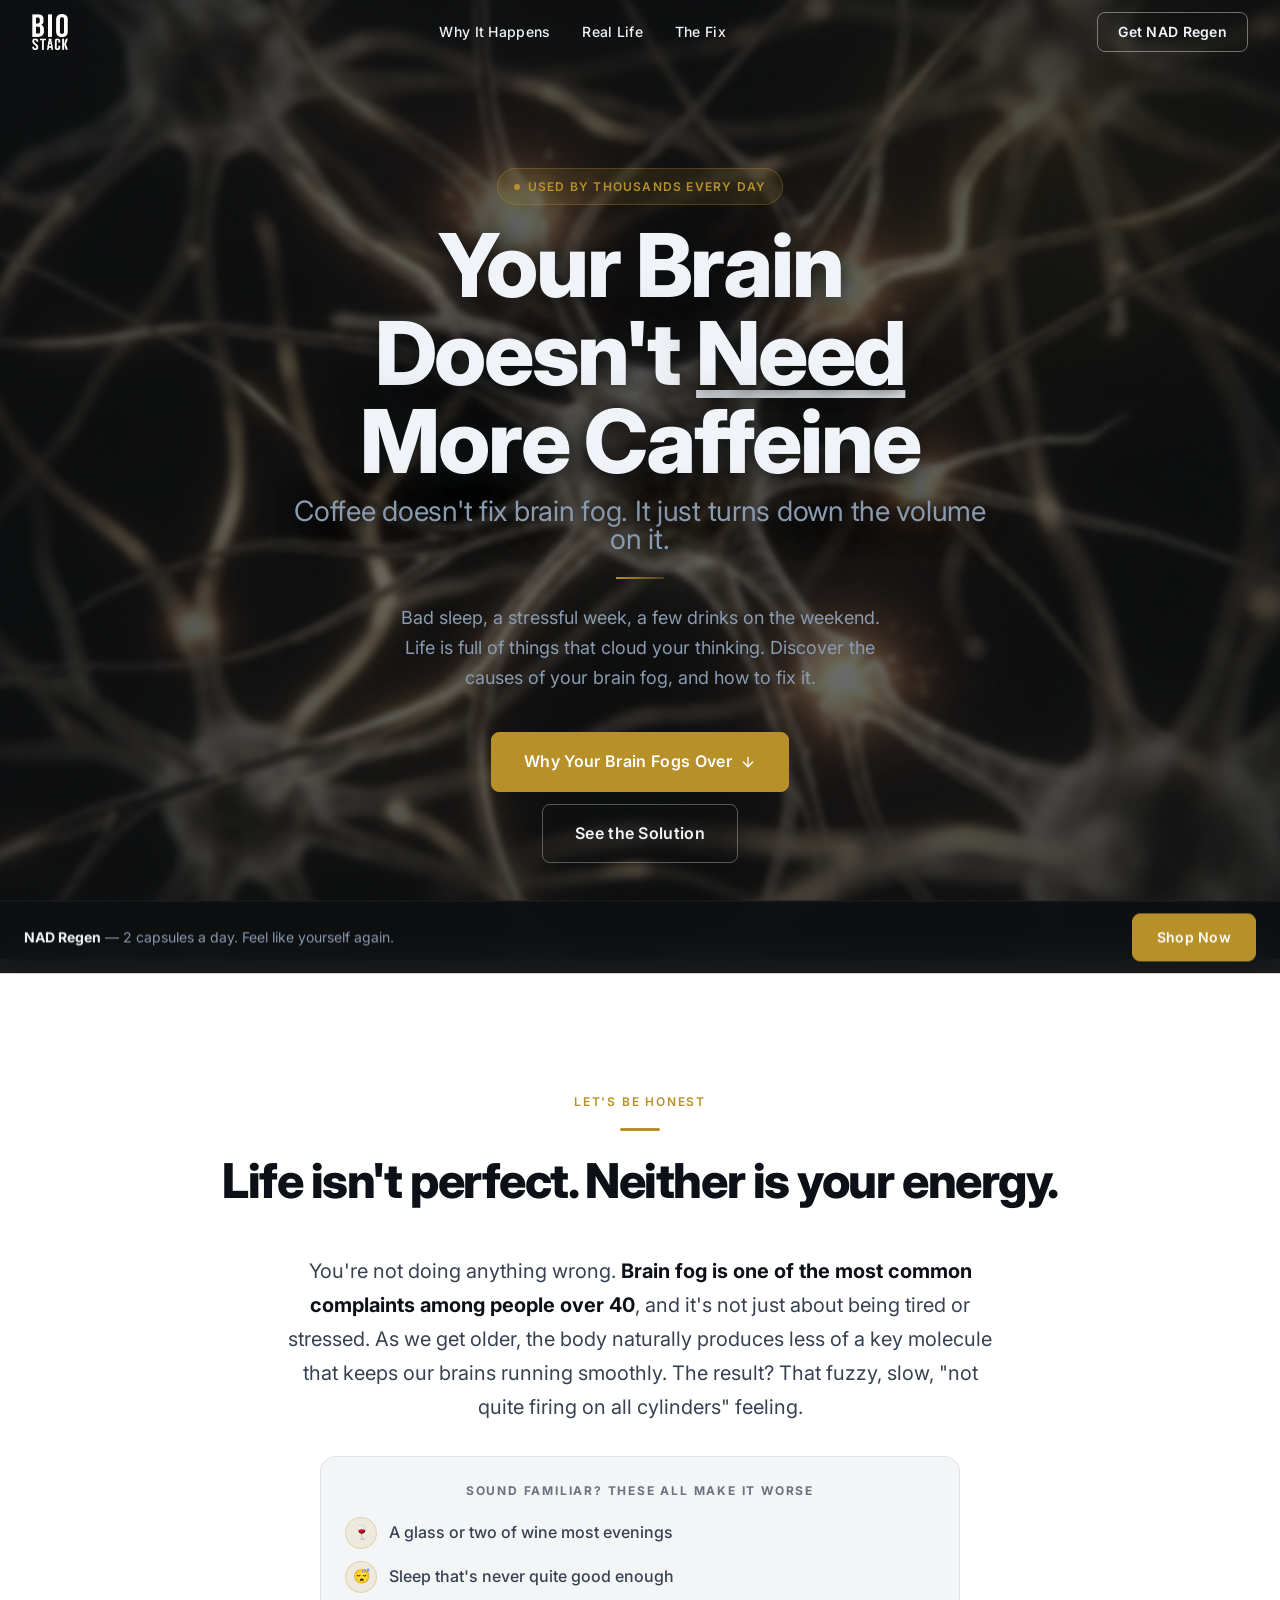
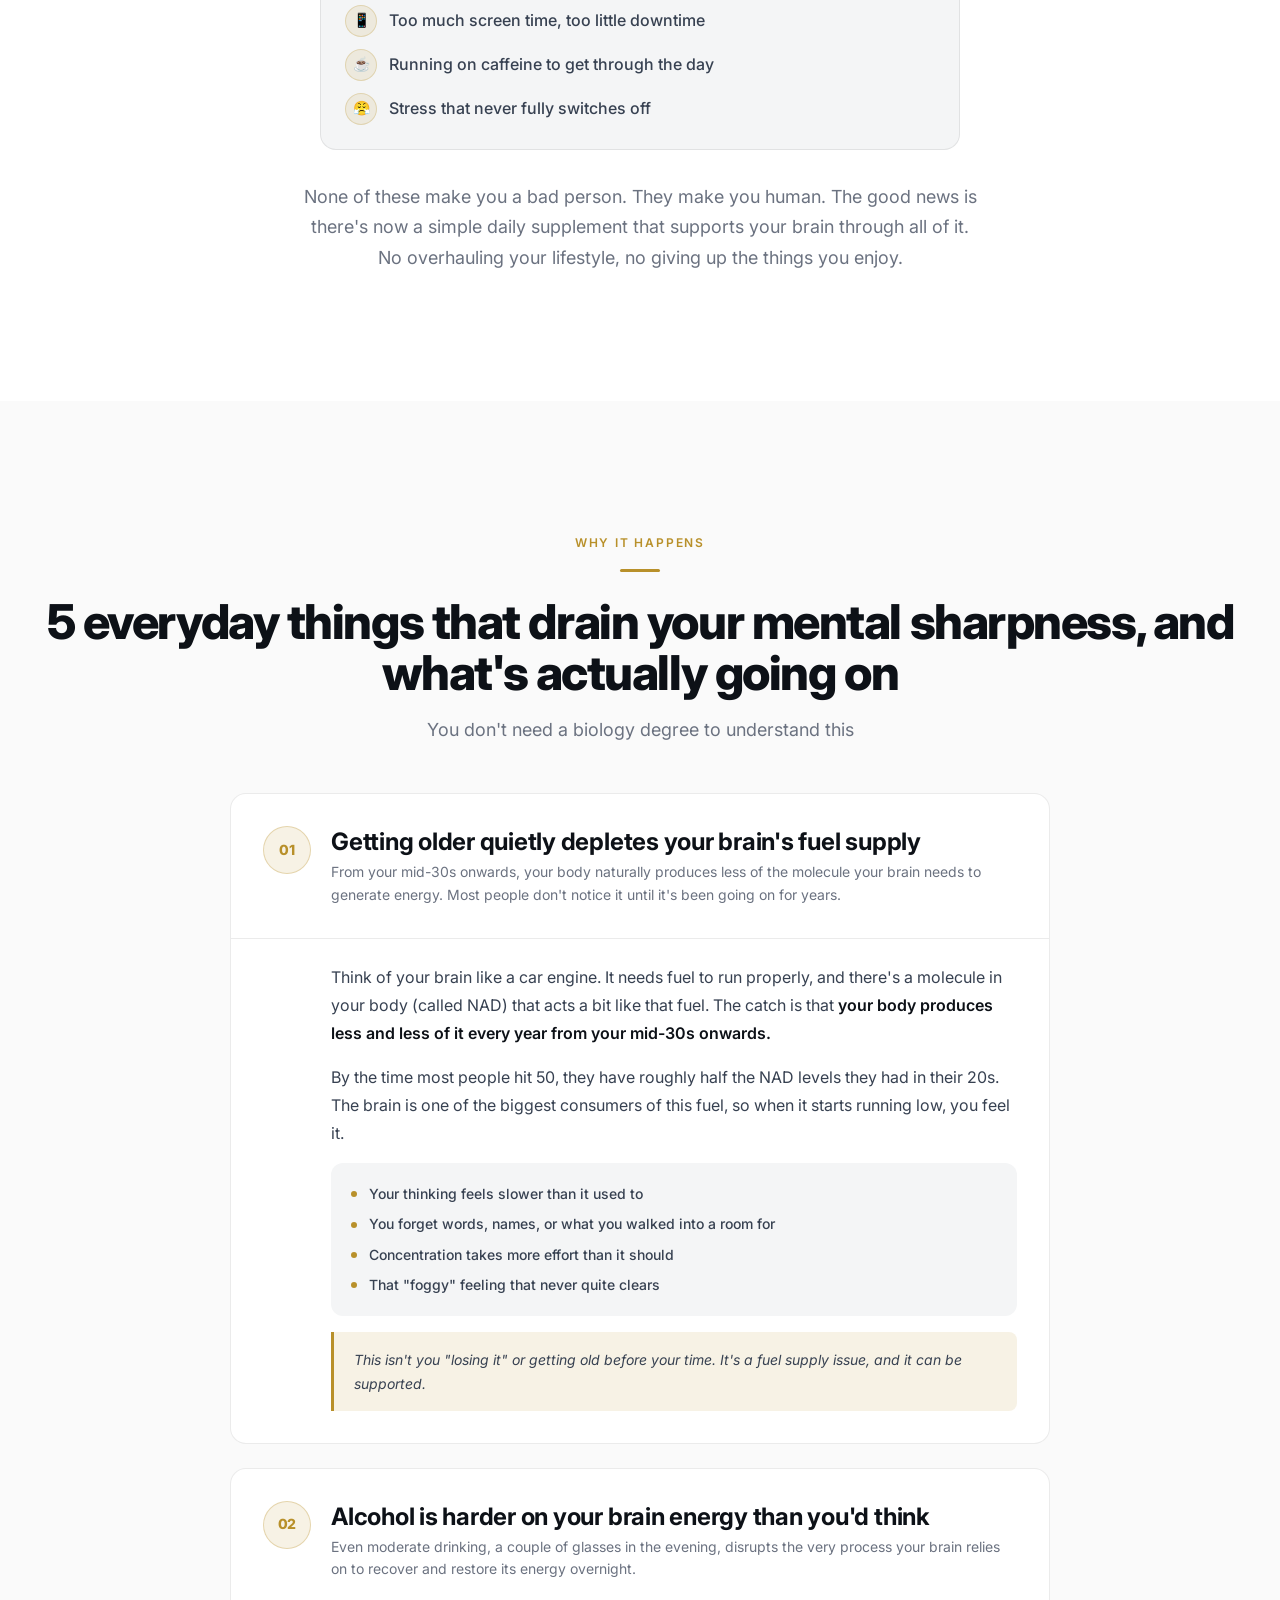
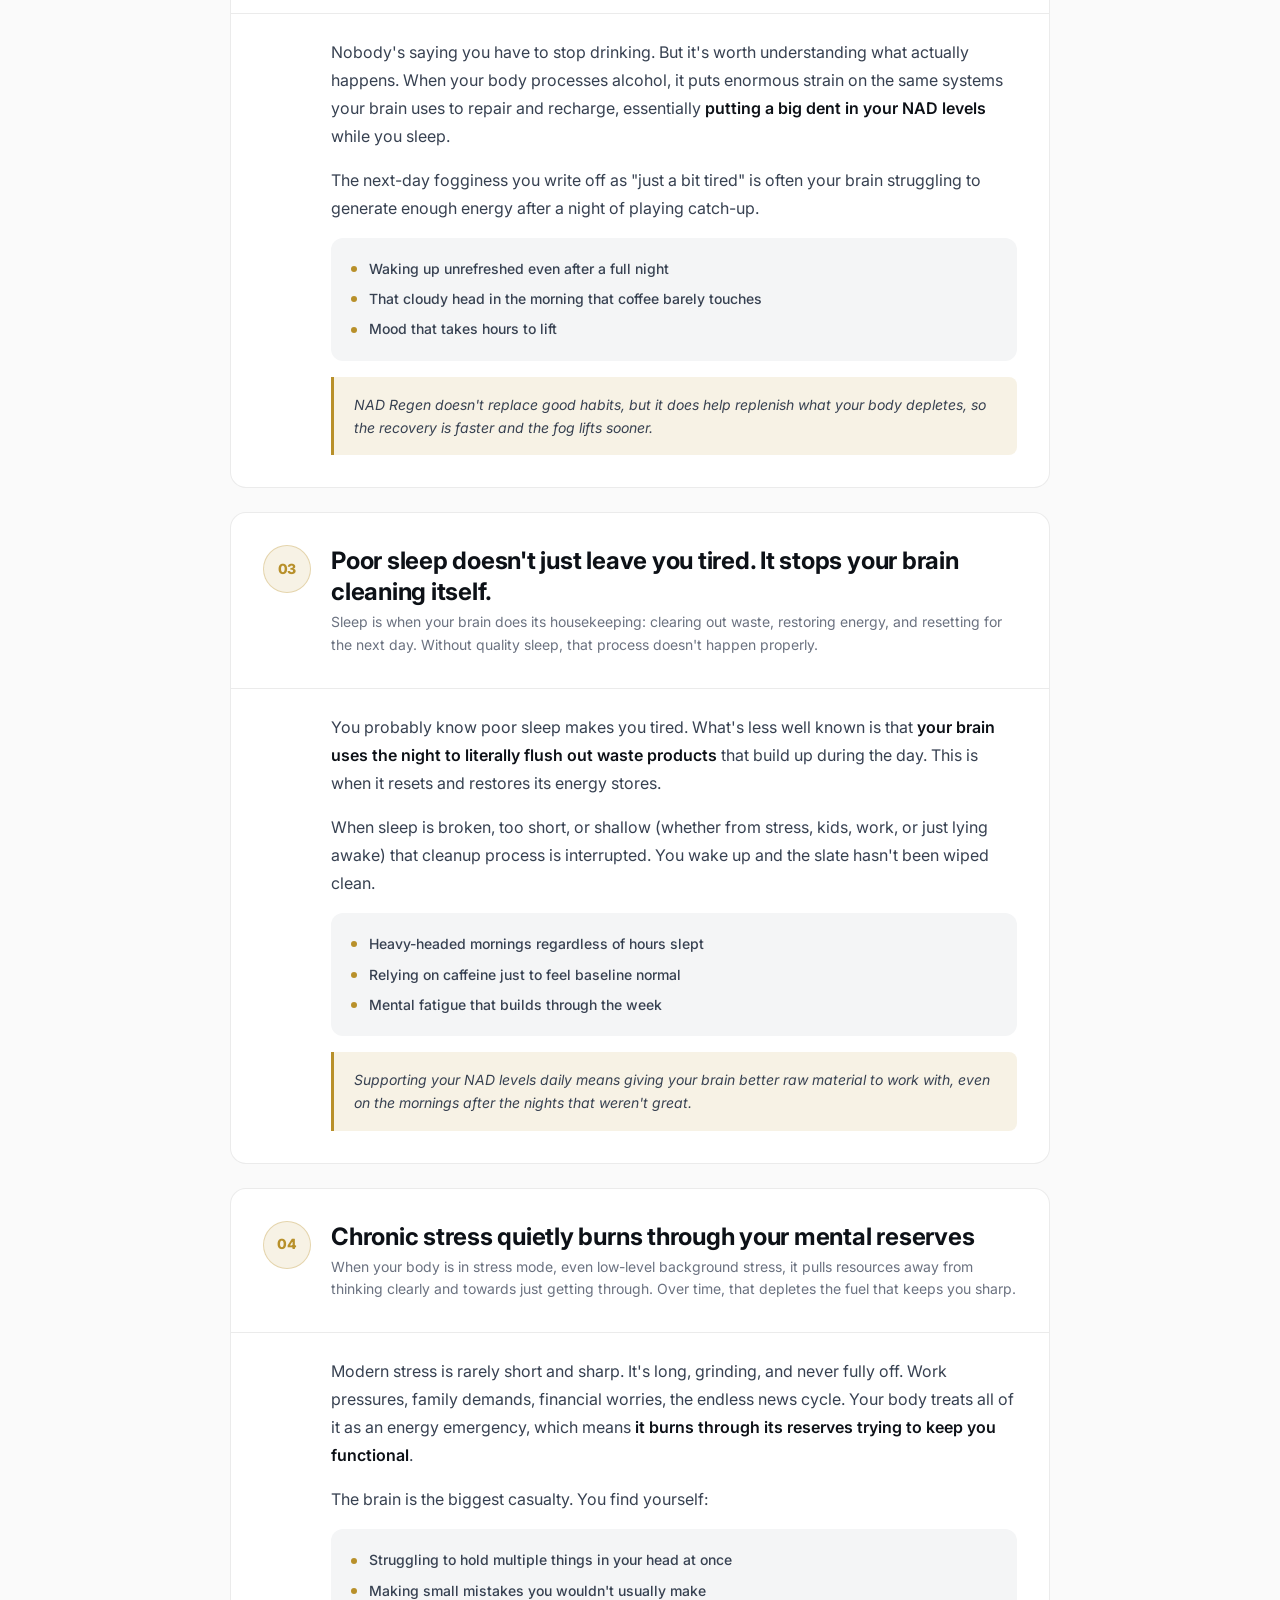
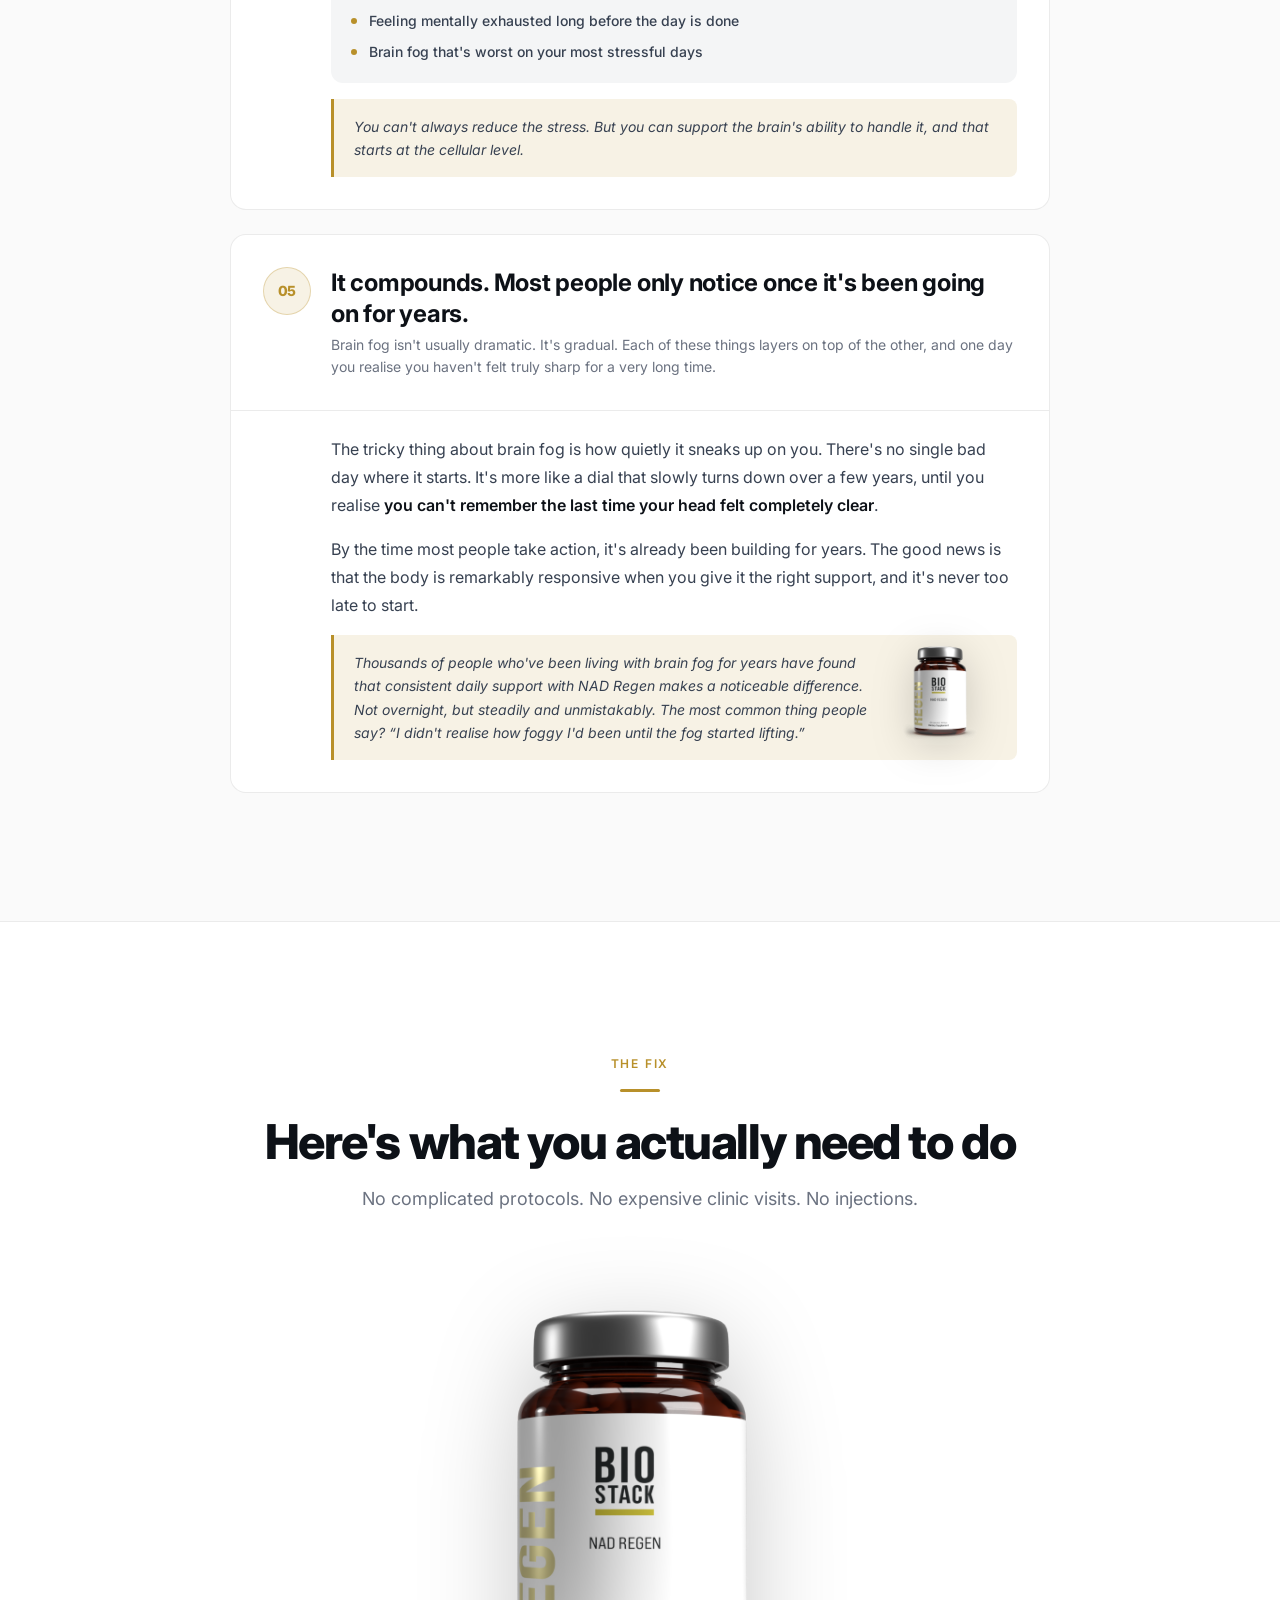
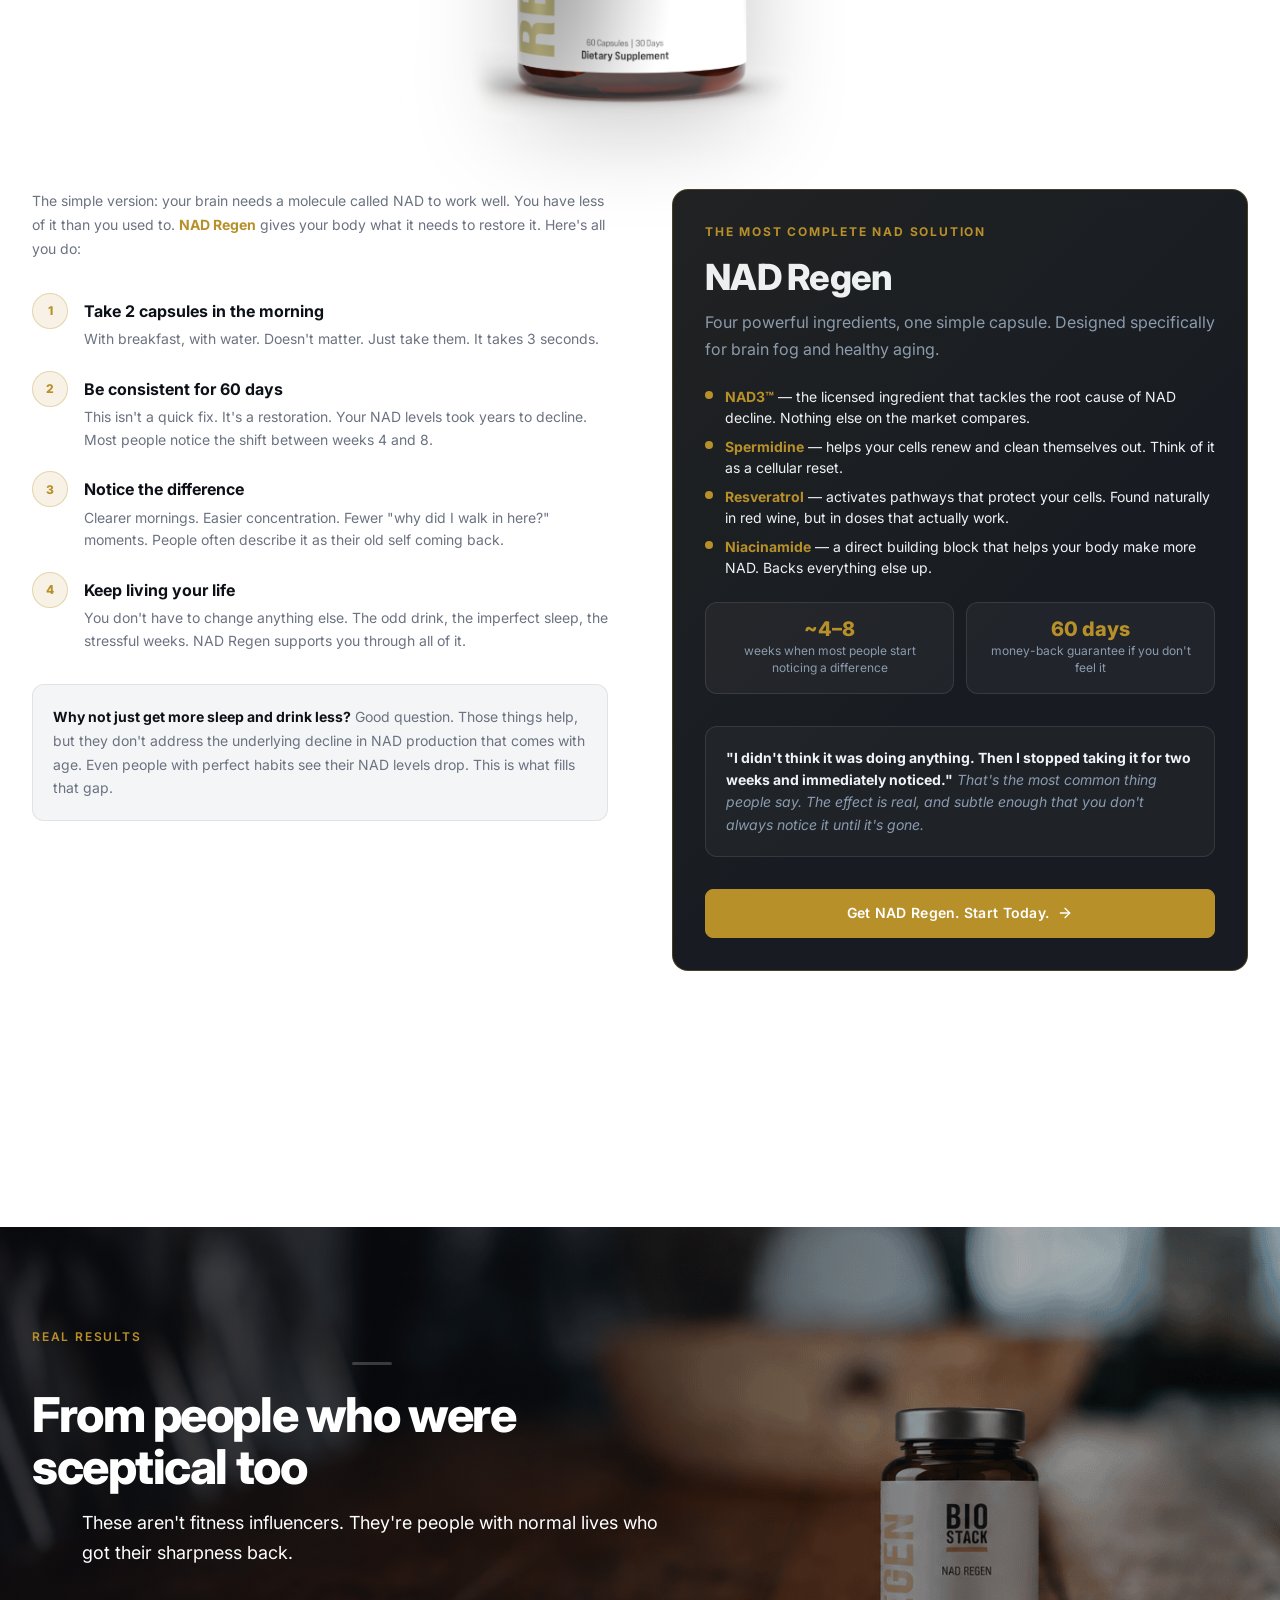
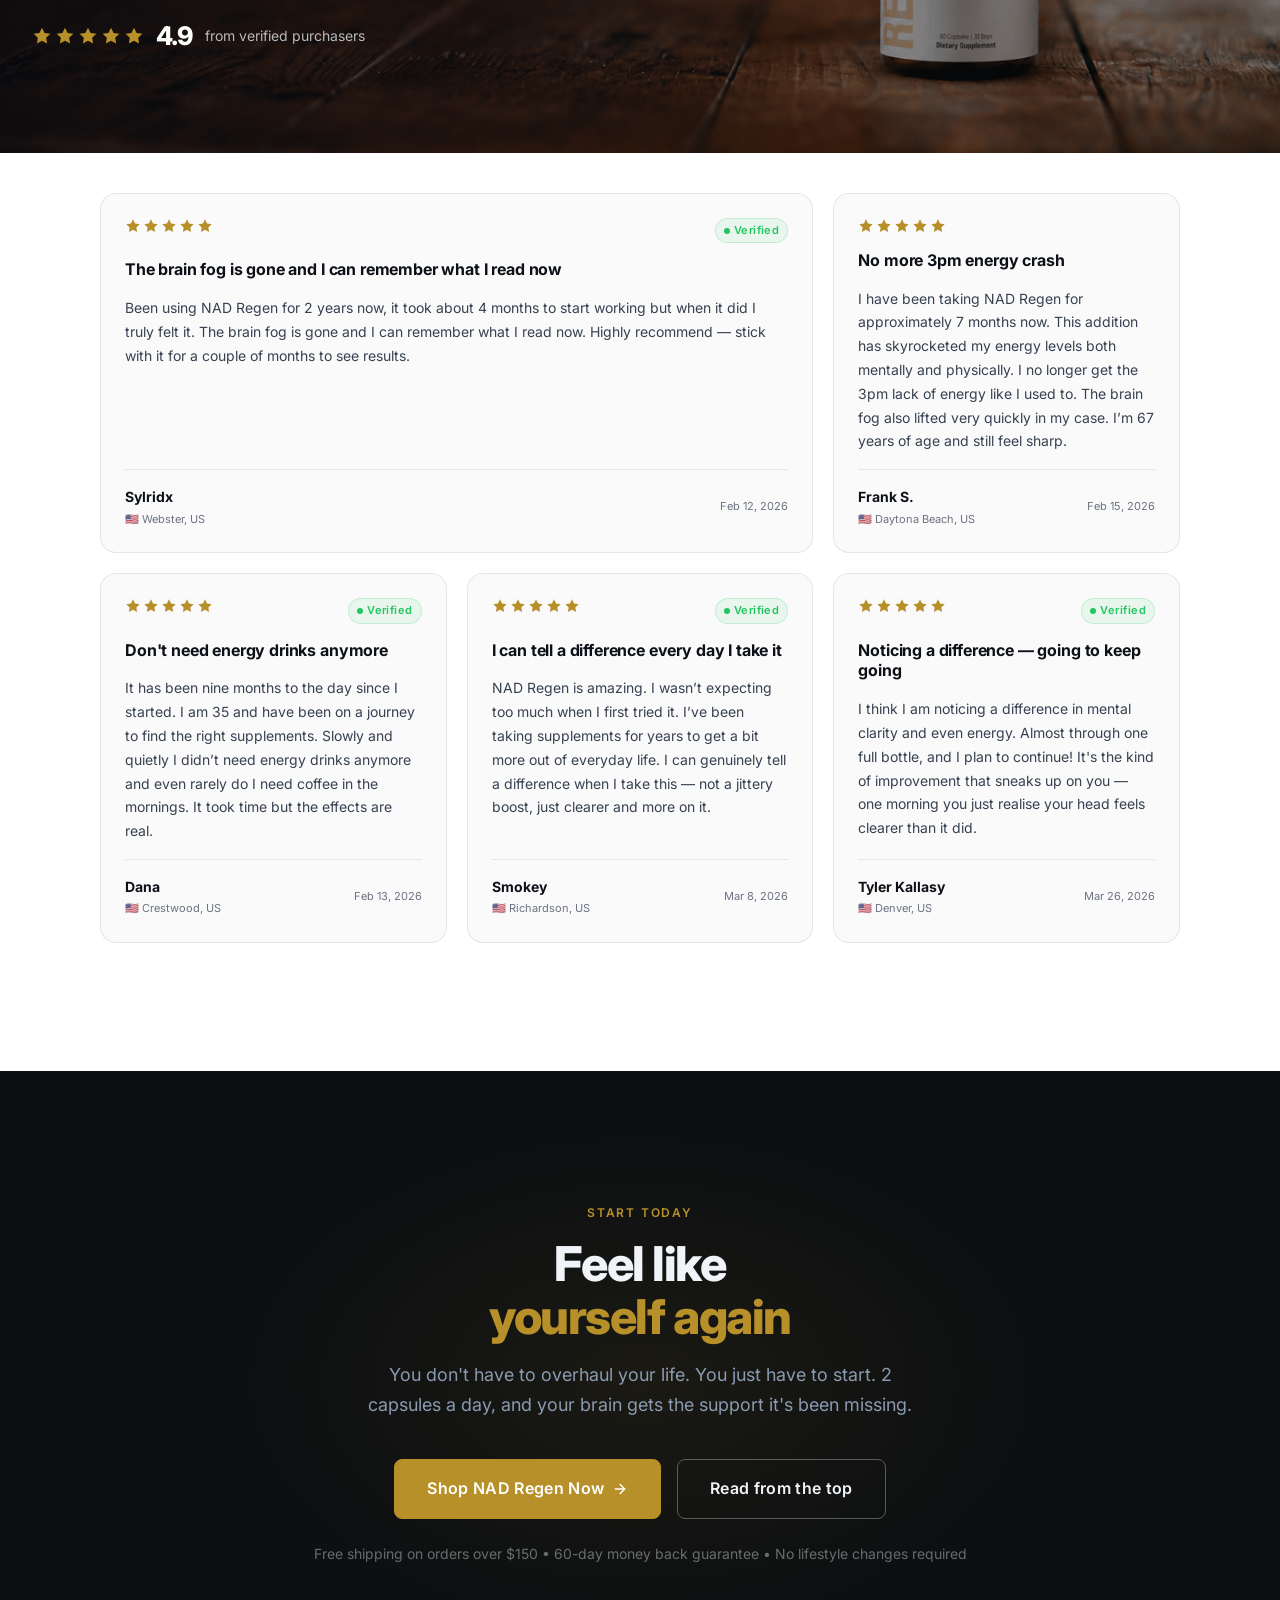
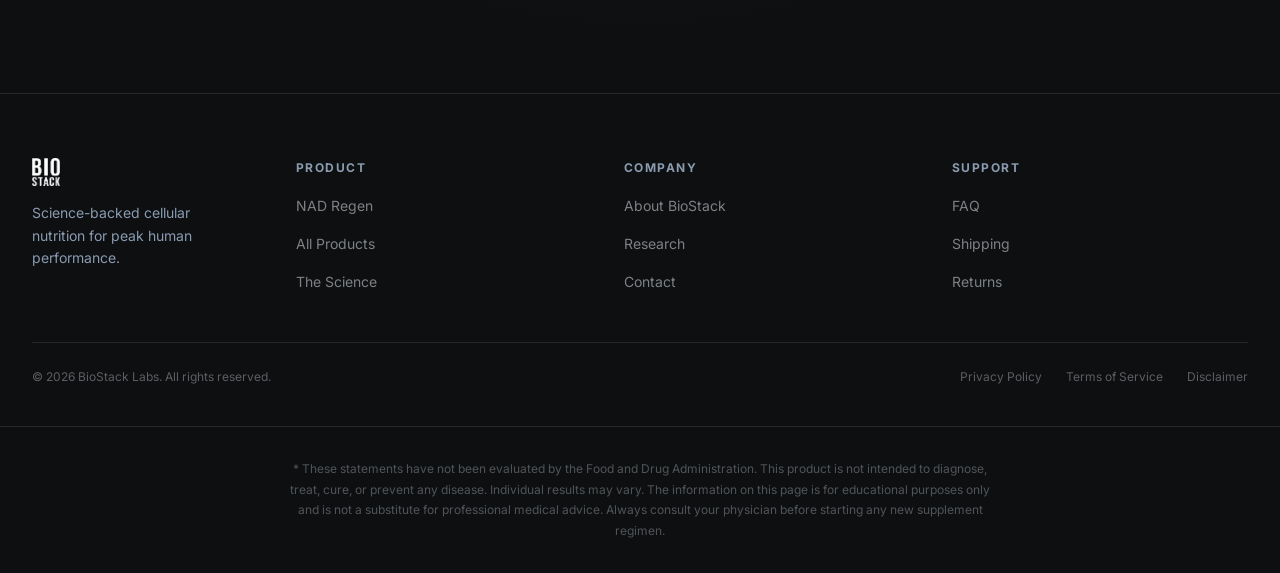
<file: index-v2.html>
<!DOCTYPE html>
<html lang="en">
<head>
  <meta charset="UTF-8">
  <meta name="viewport" content="width=device-width, initial-scale=1.0, viewport-fit=cover">
  <title>Why Your Brain Feels Foggy — NAD Regen | BioStack Labs</title>
  <meta name="description" content="Bad sleep, a few drinks, a stressful week — life happens. Here's why your brain fog is real, and the simple daily habit that supports you through it.">
  <link rel="stylesheet" href="style.css">

  <!-- Meta Pixel Code -->
  <script>
    !function(f,b,e,v,n,t,s)
    {if(f.fbq)return;n=f.fbq=function(){n.callMethod?
    n.callMethod.apply(n,arguments):n.queue.push(arguments)};
    if(!f._fbq)f._fbq=n;n.push=n;n.loaded=!0;n.version='2.0';
    n.queue=[];t=b.createElement(e);t.async=!0;
    t.src=v;s=b.getElementsByTagName(e)[0];
    s.parentNode.insertBefore(t,s)}(window, document,'script',
    'https://connect.facebook.net/en_US/fbevents.js');
    fbq('init', '2676399889319515');
    fbq('track', 'PageView');
  </script>
  <noscript><img height="1" width="1" style="display:none"
    src="https://www.facebook.com/tr?id=2676399889319515&ev=PageView&noscript=1"
  /></noscript>
  <!-- End Meta Pixel Code -->

  <style>
    /* ============================================================
       LANDER V2 — OVERRIDES & ADDITIONS
       ============================================================ */

    /* Progress bar */
    .progress-bar {
      position: fixed;
      top: 0;
      left: 0;
      height: 3px;
      background: linear-gradient(90deg, var(--color-accent-gold), #E8B84B);
      width: 0%;
      z-index: 200;
      transition: width 0.1s linear;
    }

    /* ── Hero ── */
    .hero__badge {
      display: inline-flex;
      align-items: center;
      gap: var(--space-2);
      background: rgba(184,144,42,0.12);
      border: 1px solid rgba(184,144,42,0.3);
      border-radius: 99px;
      padding: var(--space-2) var(--space-4);
      font-size: var(--text-xs);
      font-weight: 600;
      letter-spacing: 0.1em;
      text-transform: uppercase;
      color: var(--color-accent-gold);
      margin-bottom: var(--space-4);
    }

    .hero__badge-dot {
      width: 6px;
      height: 6px;
      border-radius: 50%;
      background: var(--color-accent-gold);
      animation: pulse 2s ease-in-out infinite;
    }

    @keyframes pulse {
      0%, 100% { opacity: 1; transform: scale(1); }
      50% { opacity: 0.5; transform: scale(0.8); }
    }

    .hero__headline-sub {
      display: block;
      font-size: clamp(1rem, 4vw, 1.75rem);
      font-weight: 400;
      color: var(--color-text-muted-on-dark);
      margin-top: var(--space-3);
      letter-spacing: -0.01em;
    }

    .hero__stat-row {
      display: grid;
      grid-template-columns: repeat(3, 1fr);
      gap: var(--space-4);
      margin-top: var(--space-8);
    }

    .hero__stat {
      display: flex;
      flex-direction: column;
      gap: 2px;
    }

    .hero__stat-value {
      font-size: clamp(1.1rem, 4vw, 1.75rem);
      font-weight: 800;
      color: var(--color-accent-gold);
      letter-spacing: -0.02em;
    }

    .hero__stat-label {
      font-size: 0.65rem;
      color: var(--color-text-muted-on-dark);
      letter-spacing: 0.04em;
      text-transform: uppercase;
      line-height: 1.4;
    }

    /* ── Intro section ── */
    .intro {
      background: var(--color-bg-surface);
      border-top: 1px solid var(--color-border);
    }

    .intro__lead {
      font-size: clamp(1rem, 3vw, 1.25rem);
      line-height: 1.7;
      color: var(--color-text-secondary);
      max-width: 720px;
      margin: 0 auto var(--space-8);
      text-align: center;
    }

    .intro__lead strong {
      color: var(--color-text-primary);
    }

    /* Reality check box */
    .intro__reality {
      text-align: center;
      background: var(--color-bg-elevated);
      border: 1px solid var(--color-border);
      border-radius: var(--border-radius-xl);
      padding: var(--space-6);
      max-width: 640px;
      margin: 0 auto;
    }

    .intro__reality-label {
      font-size: var(--text-xs);
      font-weight: 700;
      letter-spacing: 0.15em;
      text-transform: uppercase;
      color: var(--color-text-muted);
      margin-bottom: var(--space-4);
    }

    .intro__reality-list {
      display: flex;
      flex-direction: column;
      gap: var(--space-3);
    }

    .intro__reality-item {
      display: flex;
      align-items: center;
      gap: var(--space-3);
      font-size: var(--text-base);
      font-weight: 500;
      color: var(--color-text-secondary);
      text-align: left;
    }

    .intro__reality-item-icon {
      flex-shrink: 0;
      width: 32px;
      height: 32px;
      border-radius: 50%;
      background: var(--color-accent-gold-light);
      border: 1px solid rgba(184,144,42,0.25);
      display: flex;
      align-items: center;
      justify-content: center;
      font-size: 14px;
    }

    /* ── Listicle section ── */
    .listicle {
      background: var(--color-bg-base);
    }

    .listicle__items {
      display: flex;
      flex-direction: column;
      gap: var(--space-6);
      max-width: 820px;
      margin: 0 auto;
    }

    .listicle-item {
      background: var(--color-bg-surface);
      border: 1px solid var(--color-border);
      border-radius: var(--border-radius-xl);
      overflow: hidden;
      transition: box-shadow var(--transition-normal), border-color var(--transition-normal);
    }

    .listicle-item:hover {
      box-shadow: var(--shadow-lg);
      border-color: rgba(184,144,42,0.25);
    }

    .listicle-item__header {
      display: flex;
      align-items: flex-start;
      gap: var(--space-3);
      padding: var(--space-5);
    }

    @media (min-width: 640px) {
      .listicle-item__header { gap: var(--space-5); padding: var(--space-8); }
    }

    .listicle-item__number {
      flex-shrink: 0;
      width: 40px;
      height: 40px;
      border-radius: 50%;
      background: var(--color-accent-gold-light);
      border: 1.5px solid rgba(184,144,42,0.3);
      display: flex;
      align-items: center;
      justify-content: center;
      font-size: var(--text-xs);
      font-weight: 800;
      color: var(--color-accent-gold);
      letter-spacing: -0.02em;
    }

    @media (min-width: 640px) {
      .listicle-item__number { width: 48px; height: 48px; font-size: var(--text-sm); }
    }

    .listicle-item__meta {
      flex: 1;
      min-width: 0;
    }

    .listicle-item__title {
      font-family: var(--font-body);
      font-size: clamp(1.1rem, 3.5vw, 1.5rem);
      font-weight: 700;
      color: var(--color-text-primary);
      line-height: 1.3;
      letter-spacing: -0.01em;
      margin-bottom: var(--space-1);
    }

    .listicle-item__summary {
      font-size: var(--text-sm);
      color: var(--color-text-muted);
      line-height: 1.6;
      display: none;
    }

    @media (min-width: 480px) {
      .listicle-item__summary { display: block; }
    }

    .listicle-item__body {
      display: block;
    }

    .listicle-item__content {
      padding: var(--space-5) var(--space-5) var(--space-6);
      border-top: 1px solid var(--color-border);
    }

    @media (min-width: 640px) {
      .listicle-item__content {
        padding: var(--space-6) var(--space-8) var(--space-8);
        padding-left: calc(var(--space-8) + 48px + var(--space-5));
      }
    }

    .listicle-item__content p {
      font-size: var(--text-base);
      line-height: 1.75;
      color: var(--color-text-secondary);
      margin-bottom: var(--space-4);
    }

    .listicle-item__content p:last-child {
      margin-bottom: 0;
    }

    .listicle-item__content p strong {
      color: var(--color-text-primary);
      font-weight: 600;
    }

    .symptom-list {
      display: flex;
      flex-direction: column;
      gap: var(--space-2);
      margin: var(--space-4) 0;
      background: var(--color-bg-elevated);
      border-radius: var(--border-radius-lg);
      padding: var(--space-5);
    }

    .symptom-list__item {
      display: flex;
      align-items: center;
      gap: var(--space-3);
      font-size: var(--text-sm);
      font-weight: 500;
      color: var(--color-text-secondary);
    }

    .symptom-list__item::before {
      content: '';
      flex-shrink: 0;
      width: 6px;
      height: 6px;
      border-radius: 50%;
      background: var(--color-accent-gold);
    }

    .listicle-item__callout {
      background: var(--color-accent-gold-light);
      border-left: 3px solid var(--color-accent-gold);
      border-radius: 0 var(--border-radius) var(--border-radius) 0;
      padding: var(--space-4) var(--space-5);
      margin-top: var(--space-4);
      font-size: var(--text-sm);
      font-style: italic;
      color: var(--color-text-secondary);
      line-height: 1.65;
      display: flex;
      align-items: center;
      gap: var(--space-5);
    }

    .listicle-item__callout-text {
      flex: 1;
    }

    .listicle-item__callout-img {
      flex-shrink: 0;
      width: 110px;
      margin-top: -24px;
      margin-bottom: -8px;
      filter: drop-shadow(0 8px 20px rgba(0,0,0,0.18));
      transition: transform 0.35s ease;
    }

    .listicle-item__callout-img:hover {
      transform: scale(1.05) translateY(-4px);
    }

    @media (max-width: 480px) {
      .listicle-item__callout {
        flex-direction: column;
        align-items: flex-start;
      }
      .listicle-item__callout-img {
        width: 80px;
        margin-top: 0;
        align-self: flex-end;
      }
    }

    /* ── No judgment strip ── */
    .no-judgment {
      background: var(--color-dark-section);
      position: relative;
      overflow: hidden;
    }

    .no-judgment__bg-dots {
      position: absolute;
      inset: 0;
      background-image: radial-gradient(circle, rgba(255,255,255,0.03) 1px, transparent 1px);
      background-size: 28px 28px;
      pointer-events: none;
    }

    .no-judgment__bg-glow {
      position: absolute;
      top: -10%;
      left: 50%;
      transform: translateX(-50%);
      width: 700px;
      height: 500px;
      background: radial-gradient(ellipse, rgba(184,144,42,0.05) 0%, transparent 65%);
      pointer-events: none;
    }

    .no-judgment__grid {
      display: grid;
      grid-template-columns: 1fr;
      gap: var(--space-6);
      position: relative;
      z-index: 1;
    }

    @media (min-width: 768px) {
      .no-judgment__grid {
        grid-template-columns: repeat(3, 1fr);
      }
    }

    .nj-card {
      background: var(--color-dark-card);
      border: 1px solid var(--color-border-dark);
      border-radius: var(--border-radius-lg);
      padding: var(--space-6);
      transition: border-color var(--transition-normal), transform var(--transition-slow);
    }

    .nj-card:hover {
      border-color: rgba(184,144,42,0.3);
      transform: translateY(-3px);
    }

    .nj-card__icon {
      font-size: 28px;
      margin-bottom: var(--space-4);
    }

    .nj-card__title {
      font-size: var(--text-base);
      font-weight: 700;
      color: var(--color-text-on-dark);
      margin-bottom: var(--space-2);
      line-height: 1.3;
    }

    .nj-card__body {
      font-size: var(--text-sm);
      color: var(--color-text-muted-on-dark);
      line-height: 1.65;
    }

    /* ── Solution section ── */
    .solution {
      background: var(--color-bg-surface);
      border-top: 1px solid var(--color-border);
    }

    .solution__product-image {
      width: 100%;
      display: flex;
      justify-content: center;
      margin: var(--space-10) 0 var(--space-12);
    }

    .solution__product-img {
      width: 100%;
      max-width: 480px;
      height: auto;
      filter: drop-shadow(0 24px 48px rgba(0,0,0,0.22));
      animation: productFloat 4s ease-in-out infinite;
    }

    @keyframes productFloat {
      0%, 100% { transform: translateY(0px); }
      50%       { transform: translateY(-10px); }
    }

    .solution__grid {
      display: grid;
      grid-template-columns: 1fr;
      gap: var(--space-12);
    }


    @media (min-width: 1024px) {
      .solution__grid {
        grid-template-columns: 1fr 1fr;
        gap: var(--space-16);
        align-items: start;
      }
    }

    /* How it works steps */
    .how-it-works {
      display: flex;
      flex-direction: column;
      gap: var(--space-5);
    }

    .hiw-step {
      display: flex;
      align-items: flex-start;
      gap: var(--space-4);
    }

    .hiw-step__num {
      flex-shrink: 0;
      width: 36px;
      height: 36px;
      border-radius: 50%;
      background: var(--color-accent-gold-light);
      border: 1.5px solid rgba(184,144,42,0.3);
      display: flex;
      align-items: center;
      justify-content: center;
      font-size: var(--text-xs);
      font-weight: 800;
      color: var(--color-accent-gold);
    }

    .hiw-step__text {
      flex: 1;
      padding-top: 6px;
    }

    .hiw-step__title {
      font-size: var(--text-base);
      font-weight: 700;
      color: var(--color-text-primary);
      margin-bottom: var(--space-1);
    }

    .hiw-step__desc {
      font-size: var(--text-sm);
      color: var(--color-text-muted);
      line-height: 1.6;
    }

    /* Product highlight card */
    .product-highlight {
      background: var(--color-dark-card);
      border: 1px solid rgba(184,144,42,0.3);
      border-radius: var(--border-radius-xl);
      padding: var(--space-5);
      position: relative;
      overflow: hidden;
    }

    @media (min-width: 640px) {
      .product-highlight { padding: var(--space-8); }
    }

    .product-highlight::before {
      content: '';
      position: absolute;
      inset: 0;
      background: linear-gradient(135deg, rgba(184,144,42,0.05) 0%, transparent 60%);
      pointer-events: none;
    }

    .product-highlight__eyebrow {
      font-size: var(--text-xs);
      font-weight: 700;
      letter-spacing: 0.15em;
      text-transform: uppercase;
      color: var(--color-accent-gold);
      margin-bottom: var(--space-4);
    }

    .product-highlight__name {
      font-size: clamp(1.5rem, 5vw, 2.25rem);
      font-weight: 800;
      color: var(--color-text-on-dark);
      letter-spacing: -0.02em;
      line-height: 1.1;
      margin-bottom: var(--space-3);
    }

    .product-highlight__tagline {
      font-size: var(--text-base);
      color: var(--color-text-muted-on-dark);
      line-height: 1.65;
      margin-bottom: var(--space-6);
    }

    .product-highlight__stack {
      display: flex;
      flex-direction: column;
      gap: var(--space-2);
      margin-bottom: var(--space-6);
    }

    .stack-item {
      display: flex;
      align-items: flex-start;
      gap: var(--space-3);
      font-size: var(--text-sm);
      color: var(--color-text-on-dark);
      line-height: 1.5;
    }

    .stack-item__dot {
      flex-shrink: 0;
      width: 8px;
      height: 8px;
      border-radius: 50%;
      background: var(--color-accent-gold);
      margin-top: 5px;
    }

    .stack-item strong {
      color: var(--color-accent-gold);
    }

    .product-highlight__timelines {
      display: grid;
      grid-template-columns: 1fr 1fr;
      gap: var(--space-3);
      margin-bottom: var(--space-8);
    }

    .timeline-card {
      background: rgba(255,255,255,0.04);
      border: 1px solid var(--color-border-dark);
      border-radius: var(--border-radius-lg);
      padding: var(--space-4);
      text-align: center;
    }

    .timeline-card__value {
      font-size: var(--text-xl);
      font-weight: 800;
      color: var(--color-accent-gold);
      line-height: 1;
      margin-bottom: var(--space-1);
    }

    .timeline-card__label {
      font-size: var(--text-xs);
      color: var(--color-text-muted-on-dark);
      line-height: 1.4;
    }

    .product-highlight__social-proof {
      background: rgba(255,255,255,0.03);
      border: 1px solid var(--color-border-dark);
      border-radius: var(--border-radius-lg);
      padding: var(--space-5);
      margin-bottom: var(--space-8);
      font-size: var(--text-sm);
      color: var(--color-text-muted-on-dark);
      line-height: 1.6;
      font-style: italic;
    }

    .product-highlight__social-proof strong {
      color: var(--color-text-on-dark);
      font-style: normal;
    }

    /* ── Social proof ── */
    .social-proof {
      background: var(--color-bg-surface);
      border-top: none;
    }

    /* ── Social Proof Hero Banner ─────────────────────────── */
    .social-proof__hero {
      position: relative;
      overflow: hidden;
      border-radius: 0;
      margin: 0 calc(-1 * var(--space-5, 20px));
      padding: var(--space-16, 80px) var(--space-5, 20px);
    }

    .social-proof__hero-img {
      position: absolute;
      inset: 0;
      width: 100%;
      height: 100%;
      object-fit: cover;
      /* Mobile: anchor horizontally to bottle, vertically to bottom so bottle base stays in frame */
      object-position: 70% 70%;
      z-index: 0;
    }

    .social-proof__hero-overlay {
      position: absolute;
      inset: 0;
      /* Dark gradient heavier on left for text contrast */
      background: linear-gradient(
        105deg,
        rgba(10, 10, 15, 0.88) 0%,
        rgba(10, 10, 15, 0.72) 50%,
        rgba(10, 10, 15, 0.30) 100%
      );
      z-index: 1;
    }

    .social-proof__hero-content {
      position: relative;
      z-index: 2;
      max-width: 680px;
      margin: 0 auto;
      text-align: center;
    }

    /* Override text colours inside the hero for legibility on dark bg */
    .social-proof__hero .section-header__eyebrow {
      color: var(--color-accent-gold, #d4a55a);
    }
    .social-proof__hero .section-rule {
      background: rgba(255,255,255,0.20);
    }
    .social-proof__hero .section-header__title,
    .social-proof__hero .section-header__subtitle {
      color: #ffffff;
    }
    .social-proof__hero .reviews-aggregate__score {
      color: #ffffff;
    }
    .social-proof__hero .reviews-aggregate__label {
      color: rgba(255,255,255,0.70);
    }
    .social-proof__hero .reviews-aggregate {
      margin-bottom: 0;
    }

    @media (min-width: 768px) {
      .social-proof__hero {
        padding: var(--space-24, 120px) var(--space-8, 40px);
        margin: 0 calc(-1 * var(--space-8, 40px));
      }
      .social-proof__hero-img {
        /* Desktop: pull back slightly and anchor lower so bottle base isn't clipped */
        object-position: 85% 68%;
      }
      .social-proof__hero-overlay {
        background: linear-gradient(
          100deg,
          rgba(10, 10, 15, 0.85) 0%,
          rgba(10, 10, 15, 0.60) 45%,
          rgba(10, 10, 15, 0.10) 100%
        );
      }
      .social-proof__hero-content {
        text-align: left;
        margin: 0;
      }
      .social-proof__hero .section-header--center {
        align-items: flex-start;
        text-align: left;
      }
      .social-proof__hero .reviews-aggregate {
        justify-content: flex-start;
      }
    }

    @media (min-width: 1200px) {
      .social-proof__hero {
        margin: 0 calc(-1 * ((100vw - var(--container-max, 1200px)) / 2 + var(--space-8, 40px)));
        padding: var(--space-24, 140px) calc((100vw - var(--container-max, 1200px)) / 2 + var(--space-8, 40px));
      }
    }

    .reviews-aggregate {
      display: flex;
      align-items: center;
      justify-content: center;
      gap: var(--space-3);
      margin-bottom: var(--space-10);
      flex-wrap: wrap;
    }

    .reviews-aggregate__stars {
      display: flex;
      gap: 3px;
    }

    .reviews-aggregate__star {
      width: 20px;
      height: 20px;
      color: var(--color-accent-gold);
    }

    .reviews-aggregate__score {
      font-size: var(--text-2xl);
      font-weight: 800;
      color: var(--color-text-primary);
      letter-spacing: -0.03em;
    }

    .reviews-aggregate__label {
      font-size: var(--text-sm);
      color: var(--color-text-muted);
    }

    .reviews-grid {
      display: grid;
      grid-template-columns: 1fr;
      gap: var(--space-5);
      max-width: 1080px;
      margin: 0 auto;
    }

    @media (min-width: 640px) {
      .reviews-grid { grid-template-columns: repeat(2, 1fr); }
    }

    @media (min-width: 1024px) {
      .reviews-grid { grid-template-columns: repeat(3, 1fr); }
      .reviews-grid .review-card:first-child { grid-column: span 2; }
    }

    .review-card {
      background: var(--color-bg-base);
      border: 1px solid var(--color-border);
      border-radius: var(--border-radius-xl);
      padding: var(--space-6);
      display: flex;
      flex-direction: column;
      gap: var(--space-4);
      transition: box-shadow var(--transition-normal), border-color var(--transition-normal), transform var(--transition-normal);
    }

    .review-card:hover {
      box-shadow: var(--shadow-lg);
      border-color: rgba(184,144,42,0.2);
      transform: translateY(-2px);
    }

    .review-card__header {
      display: flex;
      align-items: flex-start;
      justify-content: space-between;
      gap: var(--space-3);
    }

    .review-card__stars { display: flex; gap: 2px; }

    .review-card__star {
      width: 16px;
      height: 16px;
      color: var(--color-accent-gold);
    }

    .review-card__verified {
      display: inline-flex;
      align-items: center;
      gap: 4px;
      font-size: 11px;
      font-weight: 600;
      letter-spacing: 0.04em;
      color: #22c55e;
      background: rgba(34,197,94,0.08);
      border: 1px solid rgba(34,197,94,0.2);
      border-radius: 99px;
      padding: 3px 8px;
      white-space: nowrap;
    }

    .review-card__verified::before {
      content: '';
      width: 6px;
      height: 6px;
      border-radius: 50%;
      background: #22c55e;
      flex-shrink: 0;
    }

    .review-card__title {
      font-size: var(--text-base);
      font-weight: 700;
      color: var(--color-text-primary);
      line-height: 1.3;
      letter-spacing: -0.01em;
    }

    .review-card__body {
      font-size: var(--text-sm);
      color: var(--color-text-secondary);
      line-height: 1.7;
      flex: 1;
    }

    .review-card__footer {
      display: flex;
      align-items: center;
      justify-content: space-between;
      gap: var(--space-3);
      padding-top: var(--space-4);
      border-top: 1px solid var(--color-border);
    }

    .review-card__author { display: flex; flex-direction: column; gap: 2px; }

    .review-card__name {
      font-size: var(--text-sm);
      font-weight: 700;
      color: var(--color-text-primary);
    }

    .review-card__location {
      font-size: 11px;
      color: var(--color-text-muted);
    }

    .review-card__date {
      font-size: 11px;
      color: var(--color-text-muted);
      white-space: nowrap;
    }

    /* ── Final CTA ── */
    .final-cta {
      background: var(--color-hero-bg);
      position: relative;
      overflow: hidden;
      text-align: center;
    }

    .final-cta__glow {
      position: absolute;
      top: 50%;
      left: 50%;
      transform: translate(-50%, -50%);
      width: 800px;
      height: 500px;
      background: radial-gradient(ellipse, rgba(184,144,42,0.08) 0%, transparent 70%);
      pointer-events: none;
    }

    .final-cta__content { position: relative; z-index: 1; }

    .final-cta__title {
      font-size: clamp(1.75rem, 6vw, 3rem);
      font-weight: 800;
      color: var(--color-text-on-dark);
      letter-spacing: -0.03em;
      line-height: 1.1;
      margin-bottom: var(--space-4);
    }

    .final-cta__title em {
      font-style: normal;
      color: var(--color-accent-gold);
    }

    .final-cta__sub {
      font-size: var(--text-lg);
      color: var(--color-text-muted-on-dark);
      max-width: 560px;
      margin: 0 auto var(--space-10);
      line-height: 1.65;
    }

    .final-cta__actions {
      display: flex;
      gap: var(--space-4);
      justify-content: center;
      flex-wrap: wrap;
    }

    .final-cta__note {
      margin-top: var(--space-6);
      font-size: var(--text-sm);
      color: rgba(240,244,248,0.4);
    }

    /* ── Disclaimer ── */
    .disclaimer {
      background: var(--color-hero-bg);
      border-top: 1px solid var(--color-border-dark);
      padding: var(--space-8) 0;
    }

    .disclaimer__text {
      font-size: var(--text-xs);
      color: rgba(240,244,248,0.3);
      line-height: 1.7;
      max-width: 720px;
      margin: 0 auto;
      text-align: center;
    }

    /* ── Sticky CTA ── */
    .sticky-cta {
      position: fixed;
      bottom: 0;
      left: 0;
      right: 0;
      background: rgba(13,15,17,0.95);
      backdrop-filter: blur(16px);
      -webkit-backdrop-filter: blur(16px);
      border-top: 1px solid rgba(255,255,255,0.08);
      padding: var(--space-3) var(--space-4);
      padding-bottom: calc(var(--space-3) + env(safe-area-inset-bottom, 0px));
      z-index: 90;
      display: flex;
      align-items: center;
      justify-content: space-between;
      gap: var(--space-4);
      transform: translateY(100%);
      transition: transform var(--transition-slow);
    }

    @media (min-width: 640px) {
      .sticky-cta { padding: var(--space-3) var(--space-6); }
    }

    .sticky-cta--visible { transform: translateY(0); }

    .sticky-cta__text {
      font-size: var(--text-sm);
      color: var(--color-text-muted-on-dark);
      display: none;
    }

    @media (min-width: 640px) {
      .sticky-cta__text { display: block; }
    }

    .sticky-cta__text strong { color: var(--color-text-on-dark); }
  </style>
</head>
<body>

  <!-- Reading progress bar -->
  <div class="progress-bar" id="progressBar"></div>

  <!-- ============================================================
       NAVIGATION
       ============================================================ -->
  <nav class="nav nav--transparent" id="mainNav" role="navigation" aria-label="Main navigation">
    <div class="container">
      <div class="nav__inner">
        <a href="#" class="nav__logo" aria-label="BioStack Labs">
          <img src="biostack-logo-white.png" alt="BioStack Labs" style="height:36px;width:auto;object-fit:contain;">
        </a>
        <div class="nav__links">
          <a href="#why-it-happens" class="nav__link">Why It Happens</a>
          <a href="#real-life" class="nav__link">Real Life</a>
          <a href="#the-fix" class="nav__link">The Fix</a>
        </div>
        <a href="#the-fix" class="nav__cta">Get NAD Regen</a>
        <button class="nav__hamburger" id="menuBtn" aria-label="Open menu" aria-expanded="false">
          <span></span><span></span><span></span>
        </button>
      </div>
    </div>
  </nav>

  <!-- Mobile menu -->
  <div class="mobile-menu" id="mobileMenu" role="dialog" aria-modal="true" aria-label="Navigation menu">
    <button class="mobile-menu__close" id="menuClose" aria-label="Close menu">&#x2715;</button>
    <nav class="mobile-menu__links">
      <a href="#why-it-happens" class="mobile-menu__link">Why It Happens</a>
      <a href="#real-life" class="mobile-menu__link">Real Life</a>
      <a href="#the-fix" class="mobile-menu__link">The Fix</a>
      <a href="#the-fix" class="btn btn--gold btn--lg" style="margin-top:var(--space-4)">Get NAD Regen</a>
    </nav>
  </div>

  <!-- ============================================================
       HERO
       ============================================================ -->
  <section class="hero" id="top">
    <div class="hero__bg-grain" aria-hidden="true"></div>
    <div class="hero__bg-glow" aria-hidden="true"></div>
    <div class="hero__bg-neural" aria-hidden="true">
      <img src="neural-hero.png" alt="" class="hero__bg-neural-img">
    </div>
    <div class="container">
      <div class="hero__grid hero__grid--centered">

        <div class="hero__content hero__content--centered">
          <div class="hero__badge" aria-label="Used by thousands every day">
            <span class="hero__badge-dot" aria-hidden="true"></span>
            Used by thousands every day
          </div>

          <h1 class="hero__headline">
            Your Brain Doesn't <u>Need</u> More Caffeine
            <span class="hero__headline-sub">Coffee doesn't fix brain fog. It just turns down the volume on it.</span>
          </h1>

          <span class="hero__rule" aria-hidden="true"></span>

          <p class="hero__subheadline">
            Bad sleep, a stressful week, a few drinks on the weekend. Life is full of things that cloud your thinking. Discover the causes of your brain fog, and how to fix it.
          </p>

          <div class="hero__actions" style="flex-direction:column;gap:var(--space-3);">
            <a href="#why-it-happens" class="btn btn--gold btn--lg" style="justify-content:center;">
              Why Your Brain Fogs Over
              <svg width="16" height="16" viewBox="0 0 24 24" fill="none" stroke="currentColor" stroke-width="2" stroke-linecap="round" stroke-linejoin="round" aria-hidden="true"><line x1="12" y1="5" x2="12" y2="19"/><polyline points="19 12 12 19 5 12"/></svg>
            </a>
            <a href="#the-fix" class="btn btn--ghost-light btn--lg" style="justify-content:center;">See the Solution</a>
          </div>
        </div>

      </div>
    </div>
  </section>

  <!-- ============================================================
       INTRO — REAL LIFE FRAMING
       ============================================================ -->
  <section class="intro section" id="why-it-happens" aria-labelledby="intro-title">
    <div class="container">
      <div class="section-header section-header--center reveal">
        <span class="section-header__eyebrow">Let's be honest</span>
        <span class="section-rule" aria-hidden="true"></span>
        <h2 class="section-header__title" id="intro-title">Life isn't perfect. Neither is your energy.</h2>
      </div>

      <p class="intro__lead reveal reveal--delay-1">
        You're not doing anything wrong. <strong>Brain fog is one of the most common complaints among people over 40</strong>, and it's not just about being tired or stressed. As we get older, the body naturally produces less of a key molecule that keeps our brains running smoothly. The result? That fuzzy, slow, "not quite firing on all cylinders" feeling.
      </p>

      <div class="intro__reality reveal reveal--delay-2" role="figure" aria-label="Common triggers for brain fog">
        <div class="intro__reality-label">Sound familiar? These all make it worse</div>
        <div class="intro__reality-list">
          <div class="intro__reality-item">
            <span class="intro__reality-item-icon">🍷</span>
            A glass or two of wine most evenings
          </div>
          <div class="intro__reality-item">
            <span class="intro__reality-item-icon">😴</span>
            Sleep that's never quite good enough
          </div>
          <div class="intro__reality-item">
            <span class="intro__reality-item-icon">📱</span>
            Too much screen time, too little downtime
          </div>
          <div class="intro__reality-item">
            <span class="intro__reality-item-icon">☕</span>
            Running on caffeine to get through the day
          </div>
          <div class="intro__reality-item">
            <span class="intro__reality-item-icon">😤</span>
            Stress that never fully switches off
          </div>
        </div>
      </div>

      <p style="text-align:center;margin-top:var(--space-8);max-width:680px;margin-left:auto;margin-right:auto;font-size:clamp(0.95rem,2.5vw,1.125rem);color:var(--color-text-muted);line-height:1.7;" class="reveal reveal--delay-3">
        None of these make you a bad person. They make you human. The good news is there's now a simple daily supplement that supports your brain through all of it. No overhauling your lifestyle, no giving up the things you enjoy.
      </p>
    </div>
  </section>

  <!-- ============================================================
       LISTICLE — 5 EVERYDAY REASONS
       ============================================================ -->
  <section class="listicle section" id="real-life" aria-labelledby="listicle-title">
    <div class="container">
      <div class="section-header section-header--center reveal">
        <span class="section-header__eyebrow">Why it happens</span>
        <span class="section-rule" aria-hidden="true"></span>
        <h2 class="section-header__title" id="listicle-title">5 everyday things that drain your mental sharpness, and what's actually going on</h2>
        <p class="section-header__subtitle">You don't need a biology degree to understand this</p>
      </div>

      <div class="listicle__items" role="list">

        <!-- Item 1 -->
        <article class="listicle-item listicle-item--open reveal" role="listitem" id="item-1">
          <div class="listicle-item__header">
            <div class="listicle-item__number" aria-hidden="true">01</div>
            <div class="listicle-item__meta">
              <h3 class="listicle-item__title">Getting older quietly depletes your brain's fuel supply</h3>
              <p class="listicle-item__summary">From your mid-30s onwards, your body naturally produces less of the molecule your brain needs to generate energy. Most people don't notice it until it's been going on for years.</p>
            </div>
          </div>
          <div class="listicle-item__body" id="body-1">
            <div class="listicle-item__content">
              <p>Think of your brain like a car engine. It needs fuel to run properly, and there's a molecule in your body (called NAD) that acts a bit like that fuel. The catch is that <strong>your body produces less and less of it every year from your mid-30s onwards.</strong></p>

              <p>By the time most people hit 50, they have roughly half the NAD levels they had in their 20s. The brain is one of the biggest consumers of this fuel, so when it starts running low, you feel it.</p>

              <div class="symptom-list" role="list" aria-label="How low NAD feels">
                <div class="symptom-list__item" role="listitem">Your thinking feels slower than it used to</div>
                <div class="symptom-list__item" role="listitem">You forget words, names, or what you walked into a room for</div>
                <div class="symptom-list__item" role="listitem">Concentration takes more effort than it should</div>
                <div class="symptom-list__item" role="listitem">That "foggy" feeling that never quite clears</div>
              </div>

              <div class="listicle-item__callout">
                This isn't you "losing it" or getting old before your time. It's a fuel supply issue, and it can be supported.
              </div>
            </div>
          </div>
        </article>

        <!-- Item 2 -->
        <article class="listicle-item listicle-item--open reveal reveal--delay-1" role="listitem" id="item-2">
          <div class="listicle-item__header">
            <div class="listicle-item__number" aria-hidden="true">02</div>
            <div class="listicle-item__meta">
              <h3 class="listicle-item__title">Alcohol is harder on your brain energy than you'd think</h3>
              <p class="listicle-item__summary">Even moderate drinking, a couple of glasses in the evening, disrupts the very process your brain relies on to recover and restore its energy overnight.</p>
            </div>
          </div>
          <div class="listicle-item__body" id="body-2">
            <div class="listicle-item__content">
              <p>Nobody's saying you have to stop drinking. But it's worth understanding what actually happens. When your body processes alcohol, it puts enormous strain on the same systems your brain uses to repair and recharge, essentially <strong>putting a big dent in your NAD levels</strong> while you sleep.</p>

              <p>The next-day fogginess you write off as "just a bit tired" is often your brain struggling to generate enough energy after a night of playing catch-up.</p>

              <div class="symptom-list" role="list" aria-label="The morning-after effect">
                <div class="symptom-list__item" role="listitem">Waking up unrefreshed even after a full night</div>
                <div class="symptom-list__item" role="listitem">That cloudy head in the morning that coffee barely touches</div>
                <div class="symptom-list__item" role="listitem">Mood that takes hours to lift</div>
              </div>

              <div class="listicle-item__callout">
                NAD Regen doesn't replace good habits, but it does help replenish what your body depletes, so the recovery is faster and the fog lifts sooner.
              </div>
            </div>
          </div>
        </article>

        <!-- Item 3 -->
        <article class="listicle-item listicle-item--open reveal reveal--delay-2" role="listitem" id="item-3">
          <div class="listicle-item__header">
            <div class="listicle-item__number" aria-hidden="true">03</div>
            <div class="listicle-item__meta">
              <h3 class="listicle-item__title">Poor sleep doesn't just leave you tired. It stops your brain cleaning itself.</h3>
              <p class="listicle-item__summary">Sleep is when your brain does its housekeeping: clearing out waste, restoring energy, and resetting for the next day. Without quality sleep, that process doesn't happen properly.</p>
            </div>
          </div>
          <div class="listicle-item__body" id="body-3">
            <div class="listicle-item__content">
              <p>You probably know poor sleep makes you tired. What's less well known is that <strong>your brain uses the night to literally flush out waste products</strong> that build up during the day. This is when it resets and restores its energy stores.</p>

              <p>When sleep is broken, too short, or shallow (whether from stress, kids, work, or just lying awake) that cleanup process is interrupted. You wake up and the slate hasn't been wiped clean.</p>

              <div class="symptom-list" role="list" aria-label="Signs your brain's cleanup was disrupted">
                <div class="symptom-list__item" role="listitem">Heavy-headed mornings regardless of hours slept</div>
                <div class="symptom-list__item" role="listitem">Relying on caffeine just to feel baseline normal</div>
                <div class="symptom-list__item" role="listitem">Mental fatigue that builds through the week</div>
              </div>

              <div class="listicle-item__callout">
                Supporting your NAD levels daily means giving your brain better raw material to work with, even on the mornings after the nights that weren't great.
              </div>
            </div>
          </div>
        </article>

        <!-- Item 4 -->
        <article class="listicle-item listicle-item--open reveal reveal--delay-3" role="listitem" id="item-4">
          <div class="listicle-item__header">
            <div class="listicle-item__number" aria-hidden="true">04</div>
            <div class="listicle-item__meta">
              <h3 class="listicle-item__title">Chronic stress quietly burns through your mental reserves</h3>
              <p class="listicle-item__summary">When your body is in stress mode, even low-level background stress, it pulls resources away from thinking clearly and towards just getting through. Over time, that depletes the fuel that keeps you sharp.</p>
            </div>
          </div>
          <div class="listicle-item__body" id="body-4">
            <div class="listicle-item__content">
              <p>Modern stress is rarely short and sharp. It's long, grinding, and never fully off. Work pressures, family demands, financial worries, the endless news cycle. Your body treats all of it as an energy emergency, which means <strong>it burns through its reserves trying to keep you functional</strong>.</p>

              <p>The brain is the biggest casualty. You find yourself:</p>
              <div class="symptom-list" role="list" aria-label="Signs of stress-depleted mental reserves">
                <div class="symptom-list__item" role="listitem">Struggling to hold multiple things in your head at once</div>
                <div class="symptom-list__item" role="listitem">Making small mistakes you wouldn't usually make</div>
                <div class="symptom-list__item" role="listitem">Feeling mentally exhausted long before the day is done</div>
                <div class="symptom-list__item" role="listitem">Brain fog that's worst on your most stressful days</div>
              </div>

              <div class="listicle-item__callout">
                You can't always reduce the stress. But you can support the brain's ability to handle it, and that starts at the cellular level.
              </div>
            </div>
          </div>
        </article>

        <!-- Item 5 -->
        <article class="listicle-item listicle-item--open reveal reveal--delay-4" role="listitem" id="item-5">
          <div class="listicle-item__header">
            <div class="listicle-item__number" aria-hidden="true">05</div>
            <div class="listicle-item__meta">
              <h3 class="listicle-item__title">It compounds. Most people only notice once it's been going on for years.</h3>
              <p class="listicle-item__summary">Brain fog isn't usually dramatic. It's gradual. Each of these things layers on top of the other, and one day you realise you haven't felt truly sharp for a very long time.</p>
            </div>
          </div>
          <div class="listicle-item__body" id="body-5">
            <div class="listicle-item__content">
              <p>The tricky thing about brain fog is how quietly it sneaks up on you. There's no single bad day where it starts. It's more like a dial that slowly turns down over a few years, until you realise <strong>you can't remember the last time your head felt completely clear</strong>.</p>

              <p>By the time most people take action, it's already been building for years. The good news is that the body is remarkably responsive when you give it the right support, and it's never too late to start.</p>

              <div class="listicle-item__callout">
                <span class="listicle-item__callout-text">Thousands of people who've been living with brain fog for years have found that consistent daily support with NAD Regen makes a noticeable difference. Not overnight, but steadily and unmistakably. The most common thing people say? &ldquo;I didn't realise how foggy I'd been until the fog started lifting.&rdquo;</span>
                <img src="nad-regen-bottle.png" alt="NAD Regen bottle" class="listicle-item__callout-img" loading="lazy" />
              </div>
            </div>
          </div>
        </article>

      </div>
    </div>
  </section>


  <!-- ============================================================
       SOLUTION SECTION
       ============================================================ -->
  <section class="solution section" id="the-fix" aria-labelledby="solution-title">
    <div class="container">

      <div class="section-header section-header--center reveal">
        <span class="section-header__eyebrow">The fix</span>
        <span class="section-rule" aria-hidden="true"></span>
        <h2 class="section-header__title" id="solution-title">Here's what you actually need to do</h2>
        <p class="section-header__subtitle">No complicated protocols. No expensive clinic visits. No injections.</p>
      </div>

      <div class="solution__product-image reveal">
        <img src="nad-regen-bottle.png" alt="NAD Regen supplement bottle" class="solution__product-img" />
      </div>

      <div class="solution__grid">

        <!-- How it works steps -->
        <div>
          <p style="font-size:var(--text-sm);color:var(--color-text-muted);margin-bottom:var(--space-8);line-height:1.7;">The simple version: your brain needs a molecule called NAD to work well. You have less of it than you used to. <mark style="background:transparent;color:var(--color-accent-gold);font-weight:700;font-style:normal;">NAD Regen</mark> gives your body what it needs to restore it. Here's all you do:</p>

          <div class="how-it-works reveal">
            <div class="hiw-step">
              <div class="hiw-step__num">1</div>
              <div class="hiw-step__text">
                <div class="hiw-step__title">Take 2 capsules in the morning</div>
                <div class="hiw-step__desc">With breakfast, with water. Doesn't matter. Just take them. It takes 3 seconds.</div>
              </div>
            </div>
            <div class="hiw-step">
              <div class="hiw-step__num">2</div>
              <div class="hiw-step__text">
                <div class="hiw-step__title">Be consistent for 60 days</div>
                <div class="hiw-step__desc">This isn't a quick fix. It's a restoration. Your NAD levels took years to decline. Most people notice the shift between weeks 4 and 8.</div>
              </div>
            </div>
            <div class="hiw-step">
              <div class="hiw-step__num">3</div>
              <div class="hiw-step__text">
                <div class="hiw-step__title">Notice the difference</div>
                <div class="hiw-step__desc">Clearer mornings. Easier concentration. Fewer "why did I walk in here?" moments. People often describe it as their old self coming back.</div>
              </div>
            </div>
            <div class="hiw-step">
              <div class="hiw-step__num">4</div>
              <div class="hiw-step__text">
                <div class="hiw-step__title">Keep living your life</div>
                <div class="hiw-step__desc">You don't have to change anything else. The odd drink, the imperfect sleep, the stressful weeks. NAD Regen supports you through all of it.</div>
              </div>
            </div>
          </div>

          <div style="margin-top:var(--space-8);padding:var(--space-5);background:var(--color-bg-elevated);border:1px solid var(--color-border);border-radius:var(--border-radius-lg);" class="reveal reveal--delay-1">
            <p style="font-size:var(--text-sm);color:var(--color-text-muted);line-height:1.7;margin:0;">
              <strong style="color:var(--color-text-primary);">Why not just get more sleep and drink less?</strong> Good question. Those things help, but they don't address the underlying decline in NAD production that comes with age. Even people with perfect habits see their NAD levels drop. This is what fills that gap.
            </p>
          </div>
        </div>

        <!-- Product highlight -->
        <div class="product-highlight reveal reveal--delay-2" role="region" aria-label="NAD Regen product details">
          <div class="product-highlight__eyebrow">The most complete NAD solution</div>
          <h3 class="product-highlight__name">NAD Regen</h3>
          <p class="product-highlight__tagline">Four powerful ingredients, one simple capsule. Designed specifically for brain fog and healthy aging.</p>

          <div class="product-highlight__stack" role="list" aria-label="What's inside NAD Regen">
            <div class="stack-item" role="listitem">
              <span class="stack-item__dot" aria-hidden="true"></span>
              <span><strong>NAD3&#8482;</strong> — the licensed ingredient that tackles the root cause of NAD decline. Nothing else on the market compares.</span>
            </div>
            <div class="stack-item" role="listitem">
              <span class="stack-item__dot" aria-hidden="true"></span>
              <span><strong>Spermidine</strong> — helps your cells renew and clean themselves out. Think of it as a cellular reset.</span>
            </div>
            <div class="stack-item" role="listitem">
              <span class="stack-item__dot" aria-hidden="true"></span>
              <span><strong>Resveratrol</strong> — activates pathways that protect your cells. Found naturally in red wine, but in doses that actually work.</span>
            </div>
            <div class="stack-item" role="listitem">
              <span class="stack-item__dot" aria-hidden="true"></span>
              <span><strong>Niacinamide</strong> — a direct building block that helps your body make more NAD. Backs everything else up.</span>
            </div>
          </div>

          <div class="product-highlight__timelines" role="list" aria-label="When you'll feel it">
            <div class="timeline-card" role="listitem">
              <div class="timeline-card__value">~4–8</div>
              <div class="timeline-card__label">weeks when most people start noticing a difference</div>
            </div>
            <div class="timeline-card" role="listitem">
              <div class="timeline-card__value">60 days</div>
              <div class="timeline-card__label">money-back guarantee if you don't feel it</div>
            </div>
          </div>

          <div class="product-highlight__social-proof">
            <strong>"I didn't think it was doing anything. Then I stopped taking it for two weeks and immediately noticed."</strong> That's the most common thing people say. The effect is real, and subtle enough that you don't always notice it until it's gone.
          </div>

          <a href="https://biostacklabs.com/products/nad-regen?utm_source=brainfog&utm_medium=lander&utm_campaign=brainfogv2" class="btn btn--gold" style="width:100%;justify-content:center;" aria-label="Get NAD Regen — start supporting your brain today">
            Get NAD Regen. Start Today.
            <svg width="16" height="16" viewBox="0 0 24 24" fill="none" stroke="currentColor" stroke-width="2" stroke-linecap="round" stroke-linejoin="round" aria-hidden="true"><line x1="5" y1="12" x2="19" y2="12"/><polyline points="12 5 19 12 12 19"/></svg>
          </a>
        </div>

      </div>
    </div>
  </section>

  <!-- ============================================================
       SOCIAL PROOF
       ============================================================ -->
  <section class="social-proof section" aria-labelledby="reviews-title">
    <div class="container">

      <!-- ── Hero Banner ───────────────────────────────────── -->
      <div class="social-proof__hero">
        <img
          src="NADRegenOnTable.png"
          alt="NAD Regen bottle resting on a rustic wooden table"
          class="social-proof__hero-img"
          loading="lazy"
          decoding="async"
        />
        <div class="social-proof__hero-overlay" aria-hidden="true"></div>

        <div class="social-proof__hero-content">
          <div class="section-header section-header--center reveal">
            <span class="section-header__eyebrow">Real results</span>
            <span class="section-rule" aria-hidden="true"></span>
            <h2 class="section-header__title" id="reviews-title">From people who were sceptical too</h2>
            <p class="section-header__subtitle">These aren't fitness influencers. They're people with normal lives who got their sharpness back.</p>
          </div>

          <!-- Aggregate rating -->
          <div class="reviews-aggregate reveal reveal--delay-1" aria-label="Overall customer rating">
            <div class="reviews-aggregate__stars" aria-label="5 stars">
              <svg class="reviews-aggregate__star" viewBox="0 0 24 24" fill="currentColor" aria-hidden="true"><polygon points="12 2 15.09 8.26 22 9.27 17 14.14 18.18 21.02 12 17.77 5.82 21.02 7 14.14 2 9.27 8.91 8.26 12 2"/></svg>
              <svg class="reviews-aggregate__star" viewBox="0 0 24 24" fill="currentColor" aria-hidden="true"><polygon points="12 2 15.09 8.26 22 9.27 17 14.14 18.18 21.02 12 17.77 5.82 21.02 7 14.14 2 9.27 8.91 8.26 12 2"/></svg>
              <svg class="reviews-aggregate__star" viewBox="0 0 24 24" fill="currentColor" aria-hidden="true"><polygon points="12 2 15.09 8.26 22 9.27 17 14.14 18.18 21.02 12 17.77 5.82 21.02 7 14.14 2 9.27 8.91 8.26 12 2"/></svg>
              <svg class="reviews-aggregate__star" viewBox="0 0 24 24" fill="currentColor" aria-hidden="true"><polygon points="12 2 15.09 8.26 22 9.27 17 14.14 18.18 21.02 12 17.77 5.82 21.02 7 14.14 2 9.27 8.91 8.26 12 2"/></svg>
              <svg class="reviews-aggregate__star" viewBox="0 0 24 24" fill="currentColor" aria-hidden="true"><polygon points="12 2 15.09 8.26 22 9.27 17 14.14 18.18 21.02 12 17.77 5.82 21.02 7 14.14 2 9.27 8.91 8.26 12 2"/></svg>
            </div>
            <span class="reviews-aggregate__score">4.9</span>
            <span class="reviews-aggregate__label">from verified purchasers</span>
          </div>
        </div><!-- /hero-content -->
      </div><!-- /social-proof__hero -->

      <!-- Review cards below the banner -->
      <div style="height: var(--space-10, 40px);"></div>

      <!-- Review cards -->
      <div class="reviews-grid" role="list" aria-label="Customer reviews">

        <article class="review-card reveal" role="listitem">
          <div class="review-card__header">
            <div class="review-card__stars" aria-label="5 out of 5 stars">
              <svg class="review-card__star" viewBox="0 0 24 24" fill="currentColor" aria-hidden="true"><polygon points="12 2 15.09 8.26 22 9.27 17 14.14 18.18 21.02 12 17.77 5.82 21.02 7 14.14 2 9.27 8.91 8.26 12 2"/></svg>
              <svg class="review-card__star" viewBox="0 0 24 24" fill="currentColor" aria-hidden="true"><polygon points="12 2 15.09 8.26 22 9.27 17 14.14 18.18 21.02 12 17.77 5.82 21.02 7 14.14 2 9.27 8.91 8.26 12 2"/></svg>
              <svg class="review-card__star" viewBox="0 0 24 24" fill="currentColor" aria-hidden="true"><polygon points="12 2 15.09 8.26 22 9.27 17 14.14 18.18 21.02 12 17.77 5.82 21.02 7 14.14 2 9.27 8.91 8.26 12 2"/></svg>
              <svg class="review-card__star" viewBox="0 0 24 24" fill="currentColor" aria-hidden="true"><polygon points="12 2 15.09 8.26 22 9.27 17 14.14 18.18 21.02 12 17.77 5.82 21.02 7 14.14 2 9.27 8.91 8.26 12 2"/></svg>
              <svg class="review-card__star" viewBox="0 0 24 24" fill="currentColor" aria-hidden="true"><polygon points="12 2 15.09 8.26 22 9.27 17 14.14 18.18 21.02 12 17.77 5.82 21.02 7 14.14 2 9.27 8.91 8.26 12 2"/></svg>
            </div>
            <span class="review-card__verified">Verified</span>
          </div>
          <h3 class="review-card__title">The brain fog is gone and I can remember what I read now</h3>
          <p class="review-card__body">Been using NAD Regen for 2 years now, it took about 4 months to start working but when it did I truly felt it. The brain fog is gone and I can remember what I read now. Highly recommend — stick with it for a couple of months to see results.</p>
          <div class="review-card__footer">
            <div class="review-card__author">
              <span class="review-card__name">Sylridx</span>
              <span class="review-card__location">&#127482;&#127480; Webster, US</span>
            </div>
            <span class="review-card__date">Feb 12, 2026</span>
          </div>
        </article>

        <article class="review-card reveal reveal--delay-1" role="listitem">
          <div class="review-card__header">
            <div class="review-card__stars" aria-label="5 out of 5 stars">
              <svg class="review-card__star" viewBox="0 0 24 24" fill="currentColor" aria-hidden="true"><polygon points="12 2 15.09 8.26 22 9.27 17 14.14 18.18 21.02 12 17.77 5.82 21.02 7 14.14 2 9.27 8.91 8.26 12 2"/></svg>
              <svg class="review-card__star" viewBox="0 0 24 24" fill="currentColor" aria-hidden="true"><polygon points="12 2 15.09 8.26 22 9.27 17 14.14 18.18 21.02 12 17.77 5.82 21.02 7 14.14 2 9.27 8.91 8.26 12 2"/></svg>
              <svg class="review-card__star" viewBox="0 0 24 24" fill="currentColor" aria-hidden="true"><polygon points="12 2 15.09 8.26 22 9.27 17 14.14 18.18 21.02 12 17.77 5.82 21.02 7 14.14 2 9.27 8.91 8.26 12 2"/></svg>
              <svg class="review-card__star" viewBox="0 0 24 24" fill="currentColor" aria-hidden="true"><polygon points="12 2 15.09 8.26 22 9.27 17 14.14 18.18 21.02 12 17.77 5.82 21.02 7 14.14 2 9.27 8.91 8.26 12 2"/></svg>
              <svg class="review-card__star" viewBox="0 0 24 24" fill="currentColor" aria-hidden="true"><polygon points="12 2 15.09 8.26 22 9.27 17 14.14 18.18 21.02 12 17.77 5.82 21.02 7 14.14 2 9.27 8.91 8.26 12 2"/></svg>
            </div>
          </div>
          <h3 class="review-card__title">No more 3pm energy crash</h3>
          <p class="review-card__body">I have been taking NAD Regen for approximately 7 months now. This addition has skyrocketed my energy levels both mentally and physically. I no longer get the 3pm lack of energy like I used to. The brain fog also lifted very quickly in my case. I&#8217;m 67 years of age and still feel sharp.</p>
          <div class="review-card__footer">
            <div class="review-card__author">
              <span class="review-card__name">Frank S.</span>
              <span class="review-card__location">&#127482;&#127480; Daytona Beach, US</span>
            </div>
            <span class="review-card__date">Feb 15, 2026</span>
          </div>
        </article>

        <article class="review-card reveal reveal--delay-2" role="listitem">
          <div class="review-card__header">
            <div class="review-card__stars" aria-label="5 out of 5 stars">
              <svg class="review-card__star" viewBox="0 0 24 24" fill="currentColor" aria-hidden="true"><polygon points="12 2 15.09 8.26 22 9.27 17 14.14 18.18 21.02 12 17.77 5.82 21.02 7 14.14 2 9.27 8.91 8.26 12 2"/></svg>
              <svg class="review-card__star" viewBox="0 0 24 24" fill="currentColor" aria-hidden="true"><polygon points="12 2 15.09 8.26 22 9.27 17 14.14 18.18 21.02 12 17.77 5.82 21.02 7 14.14 2 9.27 8.91 8.26 12 2"/></svg>
              <svg class="review-card__star" viewBox="0 0 24 24" fill="currentColor" aria-hidden="true"><polygon points="12 2 15.09 8.26 22 9.27 17 14.14 18.18 21.02 12 17.77 5.82 21.02 7 14.14 2 9.27 8.91 8.26 12 2"/></svg>
              <svg class="review-card__star" viewBox="0 0 24 24" fill="currentColor" aria-hidden="true"><polygon points="12 2 15.09 8.26 22 9.27 17 14.14 18.18 21.02 12 17.77 5.82 21.02 7 14.14 2 9.27 8.91 8.26 12 2"/></svg>
              <svg class="review-card__star" viewBox="0 0 24 24" fill="currentColor" aria-hidden="true"><polygon points="12 2 15.09 8.26 22 9.27 17 14.14 18.18 21.02 12 17.77 5.82 21.02 7 14.14 2 9.27 8.91 8.26 12 2"/></svg>
            </div>
            <span class="review-card__verified">Verified</span>
          </div>
          <h3 class="review-card__title">Don't need energy drinks anymore</h3>
          <p class="review-card__body">It has been nine months to the day since I started. I am 35 and have been on a journey to find the right supplements. Slowly and quietly I didn&#8217;t need energy drinks anymore and even rarely do I need coffee in the mornings. It took time but the effects are real.</p>
          <div class="review-card__footer">
            <div class="review-card__author">
              <span class="review-card__name">Dana</span>
              <span class="review-card__location">&#127482;&#127480; Crestwood, US</span>
            </div>
            <span class="review-card__date">Feb 13, 2026</span>
          </div>
        </article>

        <article class="review-card reveal reveal--delay-3" role="listitem">
          <div class="review-card__header">
            <div class="review-card__stars" aria-label="5 out of 5 stars">
              <svg class="review-card__star" viewBox="0 0 24 24" fill="currentColor" aria-hidden="true"><polygon points="12 2 15.09 8.26 22 9.27 17 14.14 18.18 21.02 12 17.77 5.82 21.02 7 14.14 2 9.27 8.91 8.26 12 2"/></svg>
              <svg class="review-card__star" viewBox="0 0 24 24" fill="currentColor" aria-hidden="true"><polygon points="12 2 15.09 8.26 22 9.27 17 14.14 18.18 21.02 12 17.77 5.82 21.02 7 14.14 2 9.27 8.91 8.26 12 2"/></svg>
              <svg class="review-card__star" viewBox="0 0 24 24" fill="currentColor" aria-hidden="true"><polygon points="12 2 15.09 8.26 22 9.27 17 14.14 18.18 21.02 12 17.77 5.82 21.02 7 14.14 2 9.27 8.91 8.26 12 2"/></svg>
              <svg class="review-card__star" viewBox="0 0 24 24" fill="currentColor" aria-hidden="true"><polygon points="12 2 15.09 8.26 22 9.27 17 14.14 18.18 21.02 12 17.77 5.82 21.02 7 14.14 2 9.27 8.91 8.26 12 2"/></svg>
              <svg class="review-card__star" viewBox="0 0 24 24" fill="currentColor" aria-hidden="true"><polygon points="12 2 15.09 8.26 22 9.27 17 14.14 18.18 21.02 12 17.77 5.82 21.02 7 14.14 2 9.27 8.91 8.26 12 2"/></svg>
            </div>
            <span class="review-card__verified">Verified</span>
          </div>
          <h3 class="review-card__title">I can tell a difference every day I take it</h3>
          <p class="review-card__body">NAD Regen is amazing. I wasn&#8217;t expecting too much when I first tried it. I&#8217;ve been taking supplements for years to get a bit more out of everyday life. I can genuinely tell a difference when I take this — not a jittery boost, just clearer and more on it.</p>
          <div class="review-card__footer">
            <div class="review-card__author">
              <span class="review-card__name">Smokey</span>
              <span class="review-card__location">&#127482;&#127480; Richardson, US</span>
            </div>
            <span class="review-card__date">Mar 8, 2026</span>
          </div>
        </article>

        <article class="review-card reveal reveal--delay-4" role="listitem">
          <div class="review-card__header">
            <div class="review-card__stars" aria-label="5 out of 5 stars">
              <svg class="review-card__star" viewBox="0 0 24 24" fill="currentColor" aria-hidden="true"><polygon points="12 2 15.09 8.26 22 9.27 17 14.14 18.18 21.02 12 17.77 5.82 21.02 7 14.14 2 9.27 8.91 8.26 12 2"/></svg>
              <svg class="review-card__star" viewBox="0 0 24 24" fill="currentColor" aria-hidden="true"><polygon points="12 2 15.09 8.26 22 9.27 17 14.14 18.18 21.02 12 17.77 5.82 21.02 7 14.14 2 9.27 8.91 8.26 12 2"/></svg>
              <svg class="review-card__star" viewBox="0 0 24 24" fill="currentColor" aria-hidden="true"><polygon points="12 2 15.09 8.26 22 9.27 17 14.14 18.18 21.02 12 17.77 5.82 21.02 7 14.14 2 9.27 8.91 8.26 12 2"/></svg>
              <svg class="review-card__star" viewBox="0 0 24 24" fill="currentColor" aria-hidden="true"><polygon points="12 2 15.09 8.26 22 9.27 17 14.14 18.18 21.02 12 17.77 5.82 21.02 7 14.14 2 9.27 8.91 8.26 12 2"/></svg>
              <svg class="review-card__star" viewBox="0 0 24 24" fill="currentColor" aria-hidden="true"><polygon points="12 2 15.09 8.26 22 9.27 17 14.14 18.18 21.02 12 17.77 5.82 21.02 7 14.14 2 9.27 8.91 8.26 12 2"/></svg>
            </div>
            <span class="review-card__verified">Verified</span>
          </div>
          <h3 class="review-card__title">Noticing a difference — going to keep going</h3>
          <p class="review-card__body">I think I am noticing a difference in mental clarity and even energy. Almost through one full bottle, and I plan to continue! It's the kind of improvement that sneaks up on you — one morning you just realise your head feels clearer than it did.</p>
          <div class="review-card__footer">
            <div class="review-card__author">
              <span class="review-card__name">Tyler Kallasy</span>
              <span class="review-card__location">&#127482;&#127480; Denver, US</span>
            </div>
            <span class="review-card__date">Mar 26, 2026</span>
          </div>
        </article>

      </div>
    </div>
  </section>

  <!-- ============================================================
       FINAL CTA
       ============================================================ -->
  <section class="final-cta section" aria-labelledby="cta-title">
    <div class="final-cta__glow" aria-hidden="true"></div>
    <div class="container">
      <div class="final-cta__content">
        <div class="section-header section-header--center section-header--dark reveal" style="margin-bottom:0">
          <span class="section-header__eyebrow">Start today</span>
        </div>
        <h2 class="final-cta__title reveal reveal--delay-1" id="cta-title">
          Feel like<br><em>yourself again</em>
        </h2>
        <p class="final-cta__sub reveal reveal--delay-2">
          You don't have to overhaul your life. You just have to start. 2 capsules a day, and your brain gets the support it's been missing.
        </p>
        <div class="final-cta__actions reveal reveal--delay-3">
          <a href="https://biostacklabs.com/products/nad-regen?utm_source=brainfog&utm_medium=lander&utm_campaign=brainfogv2" class="btn btn--gold btn--lg" aria-label="Shop NAD Regen now">
            Shop NAD Regen Now
            <svg width="16" height="16" viewBox="0 0 24 24" fill="none" stroke="currentColor" stroke-width="2" stroke-linecap="round" stroke-linejoin="round" aria-hidden="true"><line x1="5" y1="12" x2="19" y2="12"/><polyline points="12 5 19 12 12 19"/></svg>
          </a>
          <a href="#why-it-happens" class="btn btn--ghost-light btn--lg">Read from the top</a>
        </div>
        <p class="final-cta__note reveal reveal--delay-4">Free shipping on orders over $150 &bull; 60-day money back guarantee &bull; No lifestyle changes required</p>
      </div>
    </div>
  </section>

  <!-- ============================================================
       FOOTER
       ============================================================ -->
  <footer class="footer" role="contentinfo">
    <div class="container">
      <div class="footer__grid">
        <div class="footer__brand">
          <img src="biostack-logo-white.png" alt="BioStack Labs" style="height:28px;width:auto;margin-bottom:var(--space-4);">
          <p class="footer__tagline">Science-backed cellular nutrition for peak human performance.</p>
        </div>
        <div class="footer__nav-group">
          <div>
            <div class="footer__nav-title">Product</div>
            <ul class="footer__nav-links">
              <li><a href="https://biostacklabs.com/products/nad-regen?utm_source=brainfog&utm_medium=lander&utm_campaign=brainfogv2" class="footer__nav-link">NAD Regen</a></li>
              <li><a href="https://biostacklabs.com/collections/all-products" class="footer__nav-link">All Products</a></li>
              <li><a href="https://biostacklabs.com/blogs/articles" class="footer__nav-link">The Science</a></li>
            </ul>
          </div>
          <div>
            <div class="footer__nav-title">Company</div>
            <ul class="footer__nav-links">
              <li><a href="https://biostacklabs.com/pages/about-us" class="footer__nav-link">About BioStack</a></li>
              <li><a href="https://biostacklabs.com/blogs/articles" class="footer__nav-link">Research</a></li>
              <li><a href="https://biostacklabs.com/pages/contact-us" class="footer__nav-link">Contact</a></li>
            </ul>
          </div>
          <div>
            <div class="footer__nav-title">Support</div>
            <ul class="footer__nav-links">
              <li><a href="https://biostacklabs.com/pages/contact-us" class="footer__nav-link">FAQ</a></li>
              <li><a href="https://biostacklabs.com/policies/refund-policy" class="footer__nav-link">Shipping</a></li>
              <li><a href="https://biostacklabs.com/policies/refund-policy" class="footer__nav-link">Returns</a></li>
            </ul>
          </div>
        </div>
      </div>
      <div class="footer__bottom">
        <span class="footer__copyright">&copy; 2026 BioStack Labs. All rights reserved.</span>
        <div class="footer__legal-links">
          <a href="https://biostacklabs.com/policies/privacy-policy" class="footer__legal-link">Privacy Policy</a>
          <a href="https://biostacklabs.com/pages/terms-of-service" class="footer__legal-link">Terms of Service</a>
          <a href="https://biostacklabs.com/pages/terms-of-service" class="footer__legal-link">Disclaimer</a>
        </div>
      </div>
    </div>
  </footer>

  <!-- Disclaimer -->
  <div class="disclaimer" role="note" aria-label="Legal disclaimer">
    <div class="container">
      <p class="disclaimer__text">
        * These statements have not been evaluated by the Food and Drug Administration. This product is not intended to diagnose, treat, cure, or prevent any disease. Individual results may vary. The information on this page is for educational purposes only and is not a substitute for professional medical advice. Always consult your physician before starting any new supplement regimen.
      </p>
    </div>
  </div>

  <!-- Sticky CTA bar -->
  <div class="sticky-cta" id="stickyCta" role="complementary" aria-label="Quick purchase CTA">
    <p class="sticky-cta__text"><strong>NAD Regen</strong> — 2 capsules a day. Feel like yourself again.</p>
    <a href="https://biostacklabs.com/products/nad-regen?utm_source=brainfog&utm_medium=lander&utm_campaign=brainfogv2" class="btn btn--gold" style="white-space:nowrap" aria-label="Shop NAD Regen now">Shop Now</a>
  </div>

  <!-- ============================================================
       JAVASCRIPT
       ============================================================ -->
  <script>
    // ── Scroll-driven nav state ──
    const nav = document.getElementById('mainNav');
    const progressBar = document.getElementById('progressBar');
    const stickyCta = document.getElementById('stickyCta');

    function onScroll() {
      const scrolled = window.scrollY;
      const total = document.documentElement.scrollHeight - window.innerHeight;
      const pct = total > 0 ? (scrolled / total) * 100 : 0;

      progressBar.style.width = pct + '%';

      if (scrolled > 60) {
        nav.classList.add('nav--scrolled');
        nav.classList.remove('nav--transparent');
      } else {
        nav.classList.remove('nav--scrolled');
        nav.classList.add('nav--transparent');
      }

      if (scrolled > 600) {
        stickyCta.classList.add('sticky-cta--visible');
      } else {
        stickyCta.classList.remove('sticky-cta--visible');
      }
    }

    window.addEventListener('scroll', onScroll, { passive: true });

    // ── Reveal on scroll ──
    const revealEls = document.querySelectorAll('.reveal');
    const observer = new IntersectionObserver((entries) => {
      entries.forEach(entry => {
        if (entry.isIntersecting) {
          entry.target.classList.add('reveal--visible');
          observer.unobserve(entry.target);
        }
      });
    }, { threshold: 0.12 });

    revealEls.forEach(el => observer.observe(el));

    // ── Mobile menu ──
    const menuBtn = document.getElementById('menuBtn');
    const menuClose = document.getElementById('menuClose');
    const mobileMenu = document.getElementById('mobileMenu');

    function openMenu() {
      mobileMenu.classList.add('mobile-menu--open');
      menuBtn.setAttribute('aria-expanded', 'true');
      document.body.classList.add('modal-open');
    }

    function closeMenu() {
      mobileMenu.classList.remove('mobile-menu--open');
      menuBtn.setAttribute('aria-expanded', 'false');
      document.body.classList.remove('modal-open');
    }

    menuBtn.addEventListener('click', openMenu);
    menuClose.addEventListener('click', closeMenu);

    mobileMenu.querySelectorAll('a').forEach(link => {
      link.addEventListener('click', closeMenu);
    });

    mobileMenu.addEventListener('keydown', (e) => {
      if (e.key === 'Escape') closeMenu();
    });
  </script>


</body>
</html>
</file>
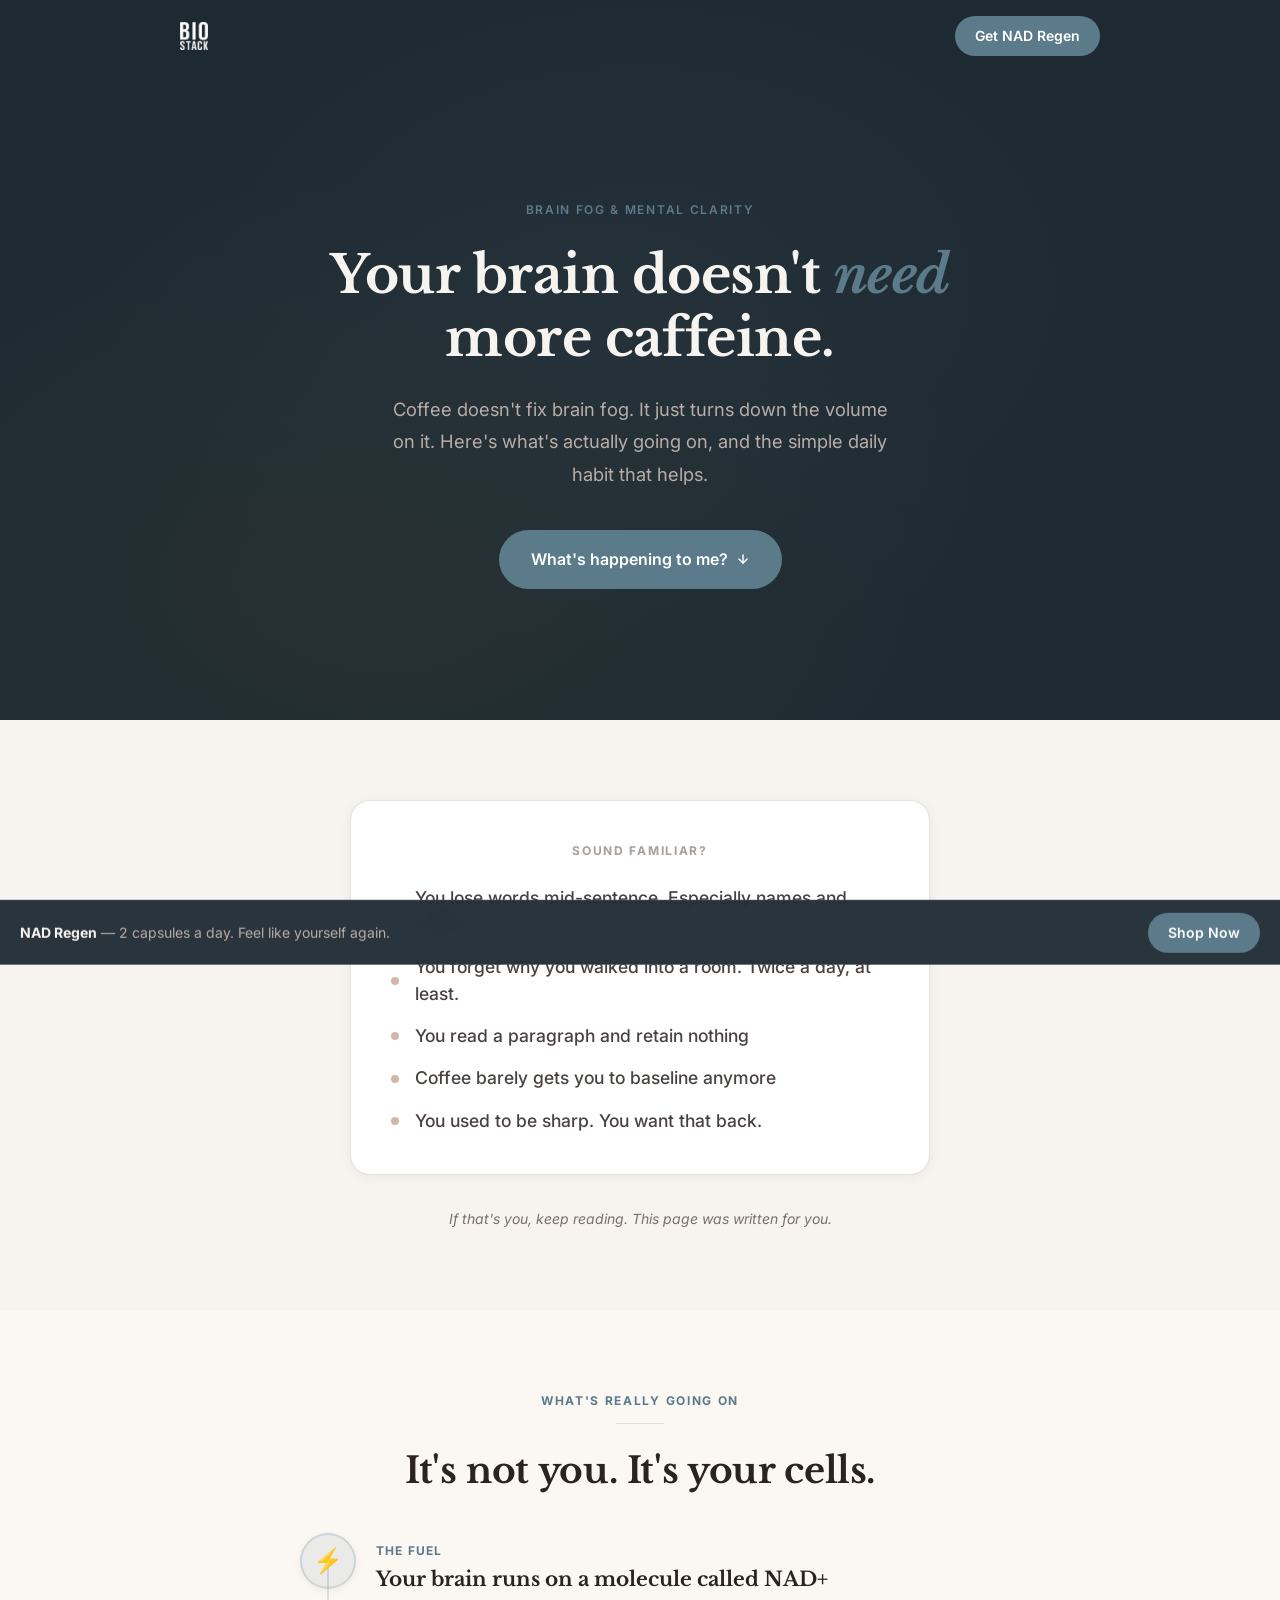
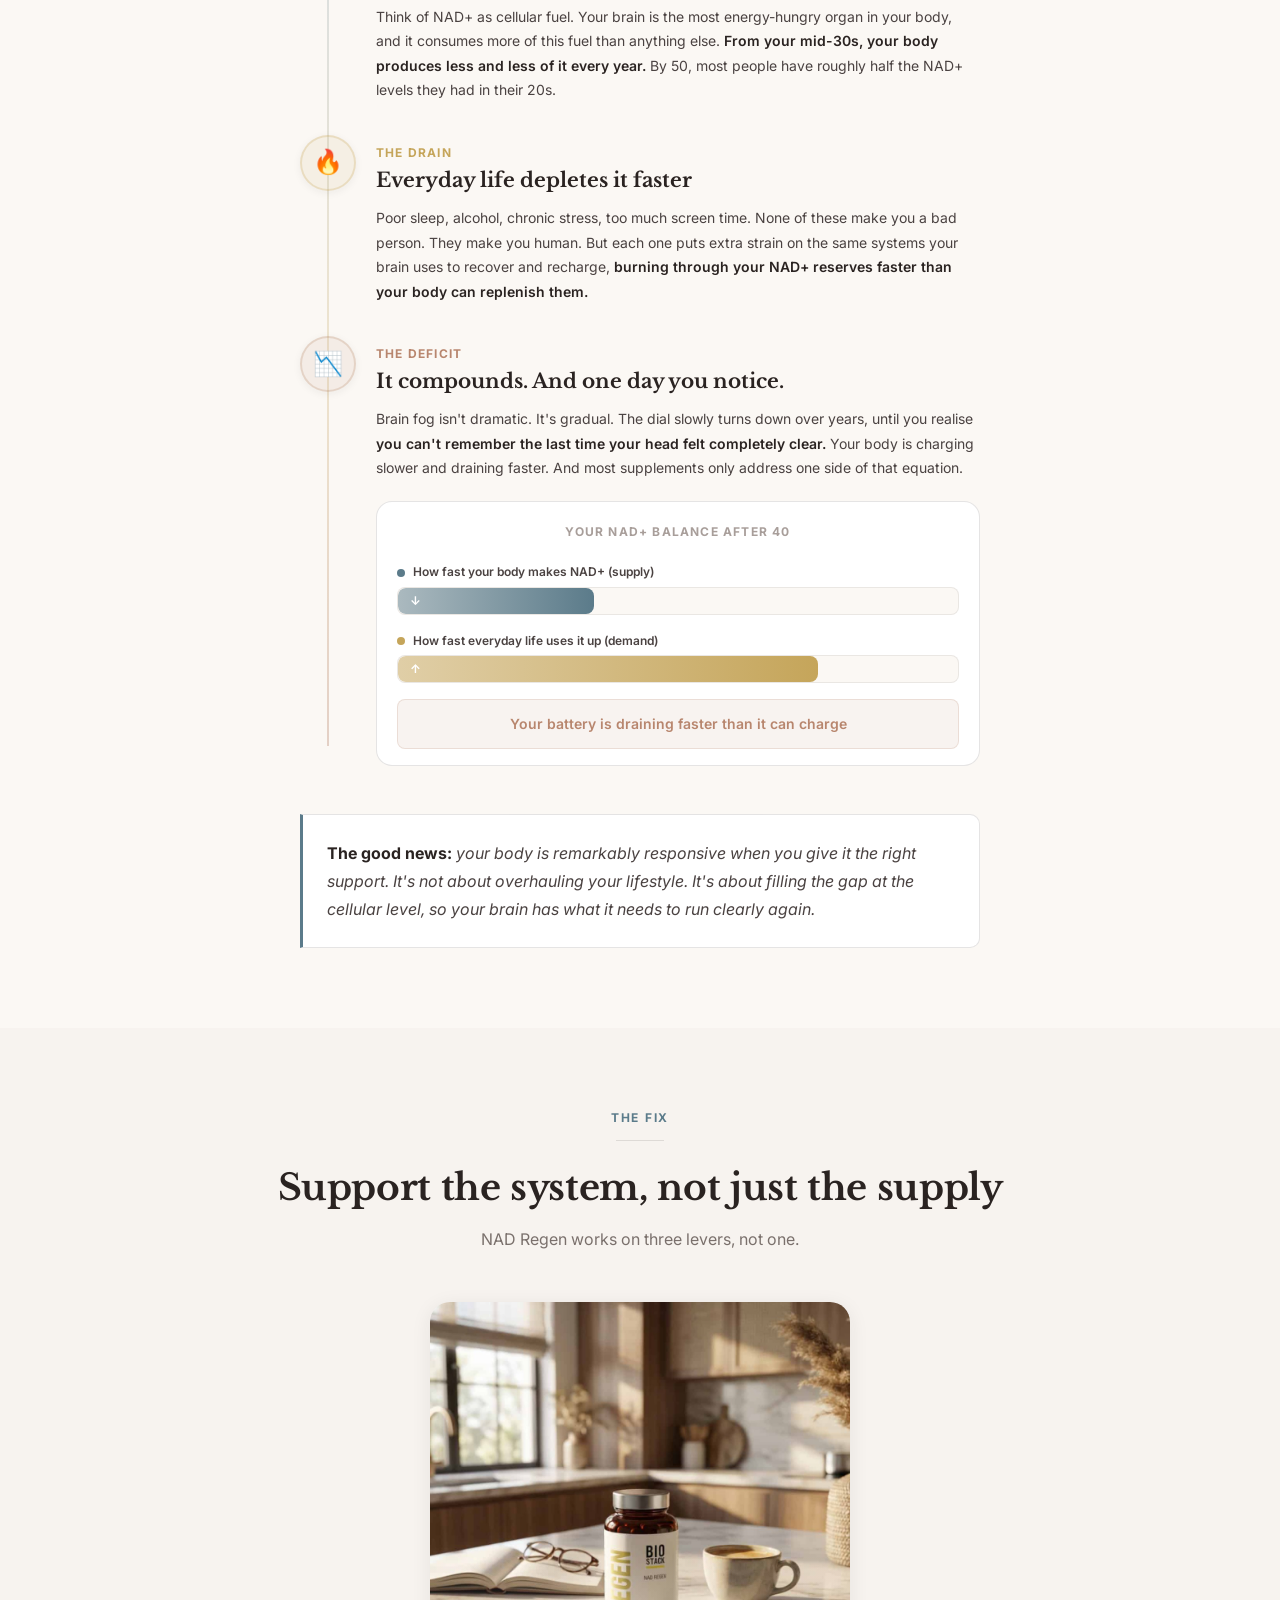
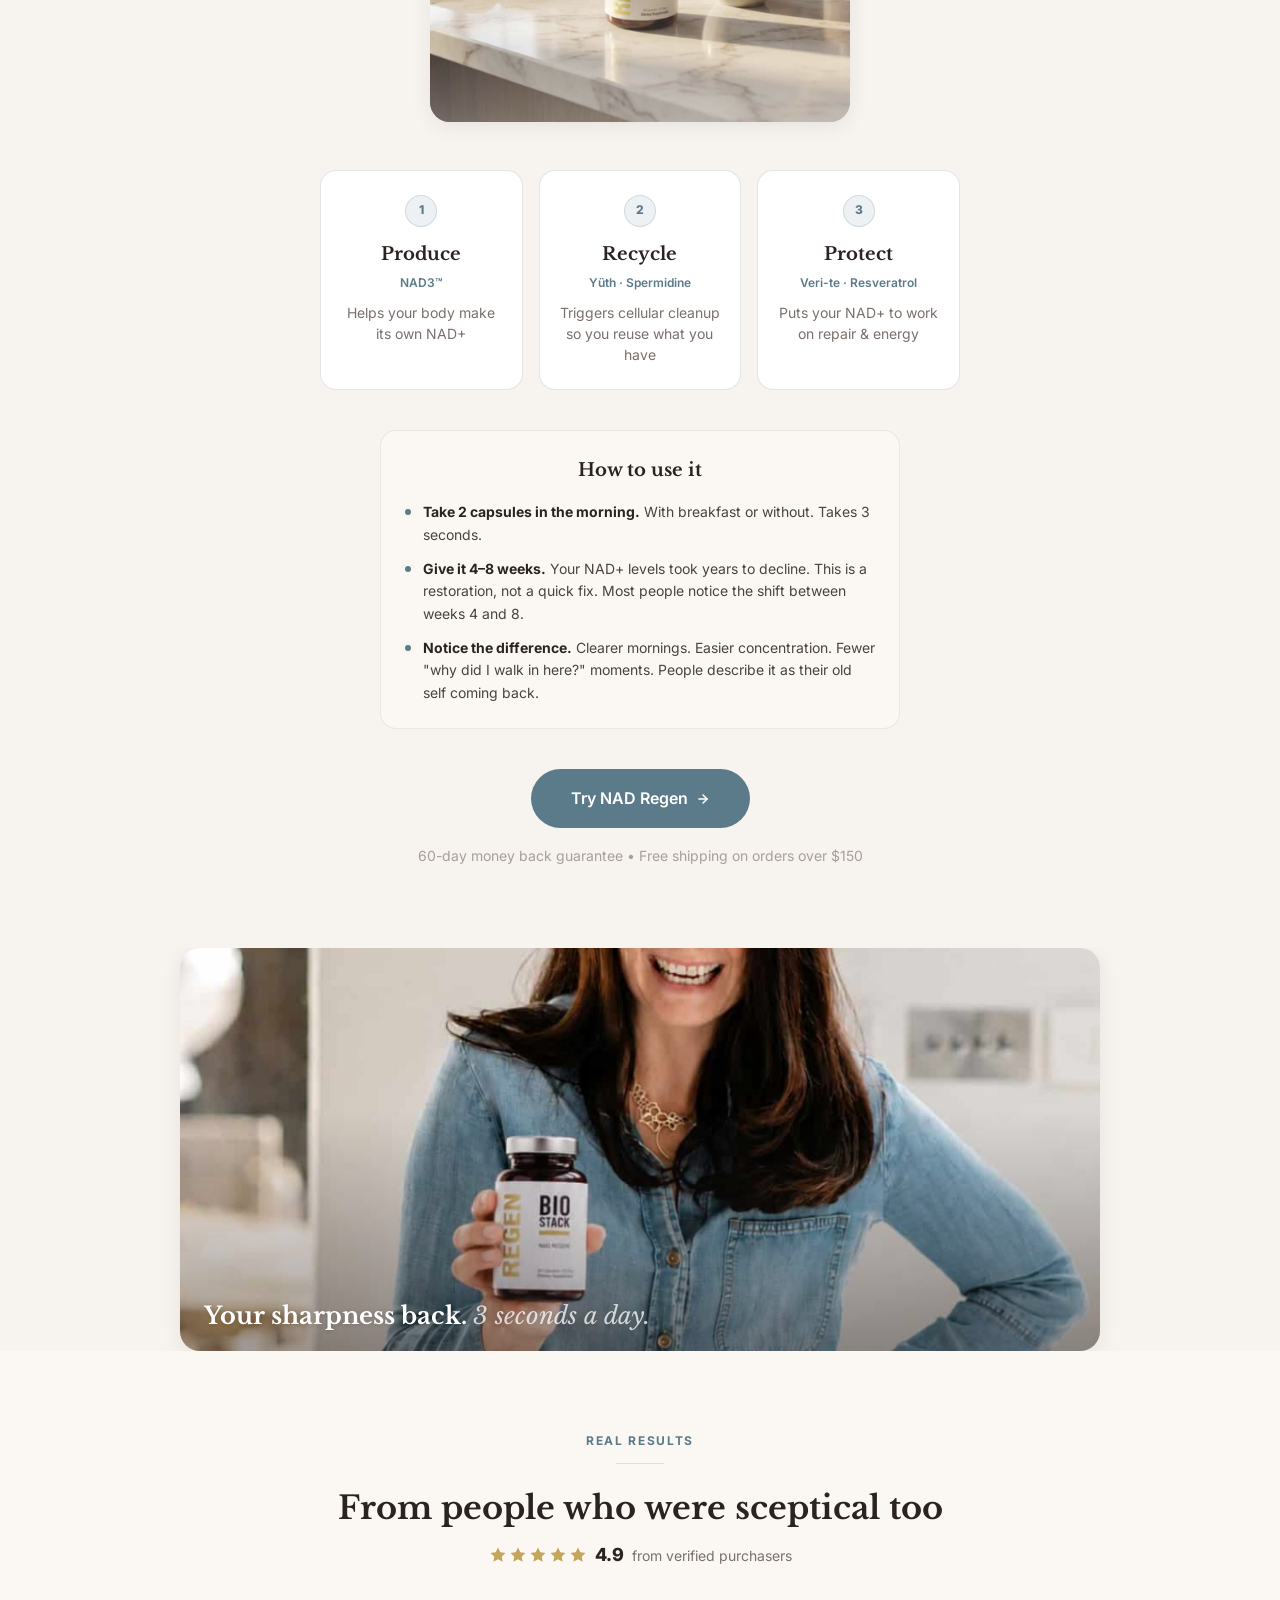
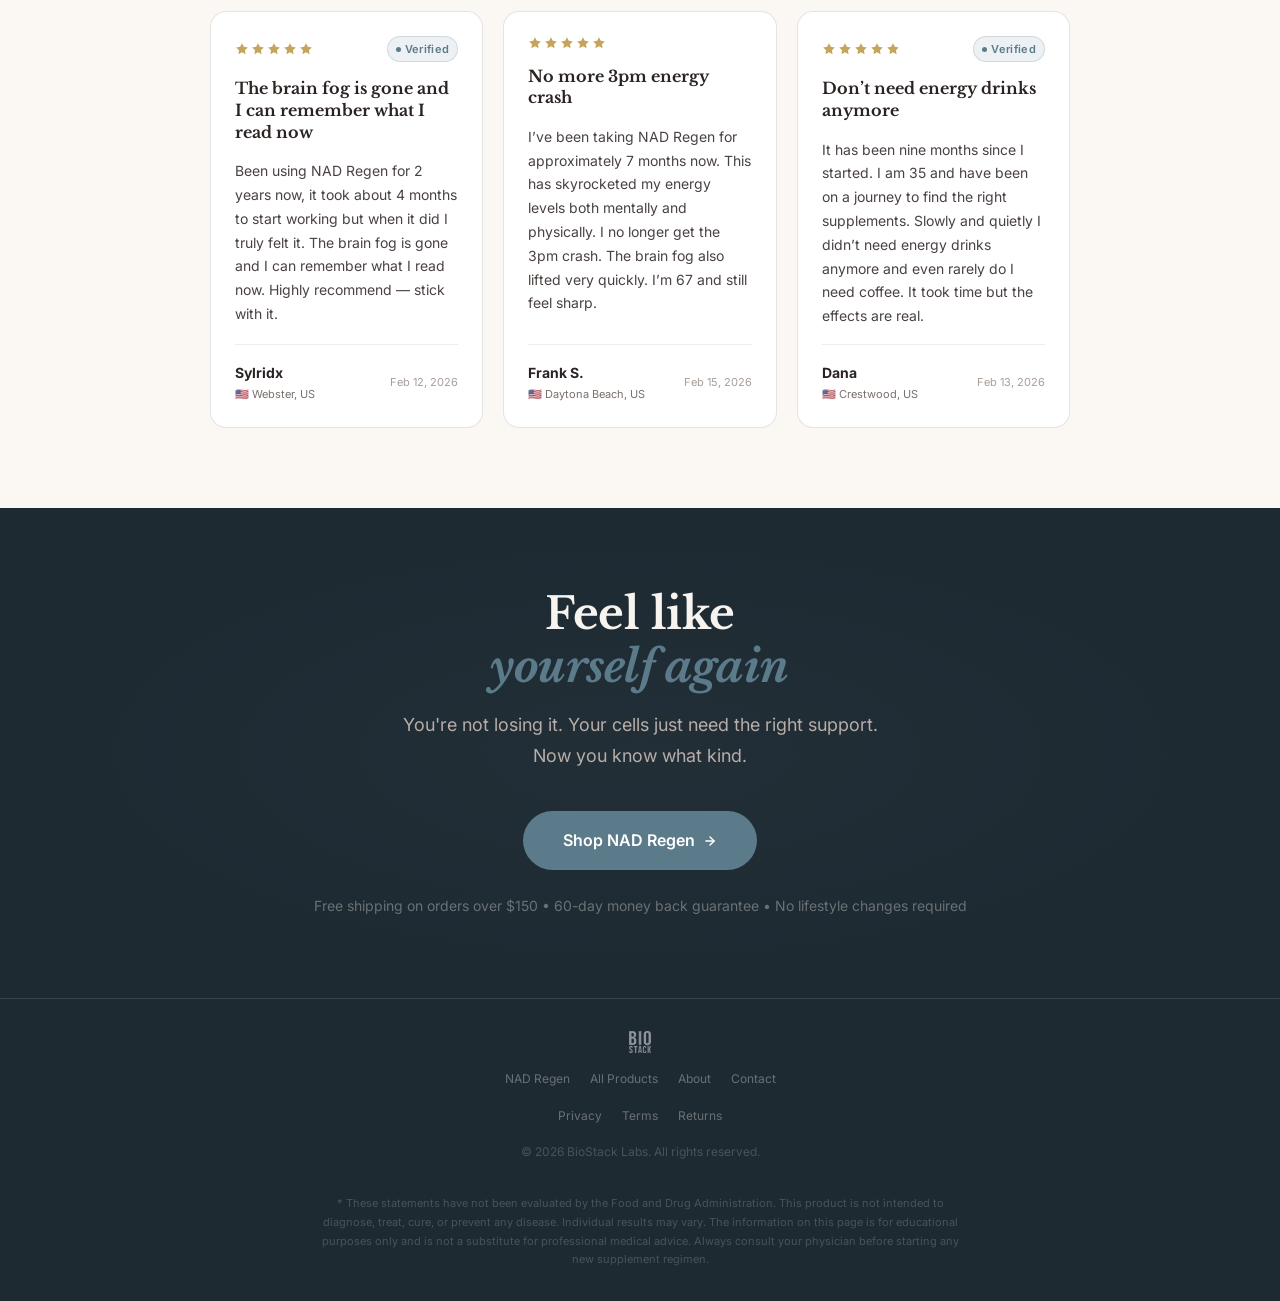
<file: index-v3.html>
<!DOCTYPE html>
<html lang="en">
<head>
  <meta charset="UTF-8">
  <meta name="viewport" content="width=device-width, initial-scale=1.0, viewport-fit=cover">
  <title>Why Your Brain Feels Foggy — NAD Regen | BioStack Labs</title>
  <meta name="description" content="Bad sleep, stress, a few drinks — life happens. Here's why your brain fog is real, what's actually going on at the cellular level, and the simple daily habit that supports you through it.">

  <!-- Google Fonts -->
  <link rel="preconnect" href="https://fonts.googleapis.com">
  <link rel="preconnect" href="https://fonts.gstatic.com" crossorigin>
  <link href="https://fonts.googleapis.com/css2?family=Libre+Baskerville:ital,wght@0,400;0,700;1,400&family=Inter:wght@300;400;500;600;700&display=swap" rel="stylesheet">

  <!-- Meta Pixel Code -->
  <script>
    !function(f,b,e,v,n,t,s)
    {if(f.fbq)return;n=f.fbq=function(){n.callMethod?
    n.callMethod.apply(n,arguments):n.queue.push(arguments)};
    if(!f._fbq)f._fbq=n;n.push=n;n.loaded=!0;n.version='2.0';
    n.queue=[];t=b.createElement(e);t.async=!0;
    t.src=v;s=b.getElementsByTagName(e)[0];
    s.parentNode.insertBefore(t,s)}(window, document,'script',
    'https://connect.facebook.net/en_US/fbevents.js');
    fbq('init', '2676399889319515');
    fbq('track', 'PageView');
  </script>
  <noscript><img height="1" width="1" style="display:none"
    src="https://www.facebook.com/tr?id=2676399889319515&ev=PageView&noscript=1"
  /></noscript>
  <!-- End Meta Pixel Code -->

  <style>
    /* ============================================================
       V3 DESIGN SYSTEM — WARM, EDITORIAL, GENDER-NEUTRAL
       ============================================================ */

    :root {
      /* Warm palette */
      --color-bg: #F7F3EF;
      --color-bg-alt: #FBF8F4;
      --color-bg-card: #FFFFFF;
      --color-bg-warm: #F0EAE2;
      --color-bg-hero: #1E2A32;

      /* Typography colours */
      --color-ink: #2A2321;
      --color-ink-secondary: #4A4241;
      --color-ink-muted: #7A706C;
      --color-ink-faint: #A89E9A;
      --color-ink-on-dark: #F7F3EF;
      --color-ink-muted-on-dark: #B8ADA8;

      /* Accents — steel blue primary, amber secondary */
      --color-blue: #5B7B8A;
      --color-blue-light: rgba(91, 123, 138, 0.1);
      --color-blue-mid: rgba(91, 123, 138, 0.2);
      --color-blue-dark: #4A6A78;
      --color-amber: #C5A55A;
      --color-amber-light: rgba(197, 165, 90, 0.1);
      --color-amber-mid: rgba(197, 165, 90, 0.25);
      --color-warm-accent: #B8866E;
      --color-warm-accent-light: rgba(184, 134, 110, 0.1);

      /* Borders */
      --color-border: rgba(42, 35, 33, 0.08);
      --color-border-warm: rgba(42, 35, 33, 0.12);
      --color-border-dark: rgba(247, 243, 239, 0.12);

      /* Typography */
      --font-display: 'Libre Baskerville', Georgia, serif;
      --font-body: 'Inter', -apple-system, sans-serif;

      --text-xs: 0.75rem;
      --text-sm: 0.875rem;
      --text-base: 1rem;
      --text-lg: 1.125rem;
      --text-xl: 1.25rem;

      /* Spacing */
      --space-1: 0.25rem;
      --space-2: 0.5rem;
      --space-3: 0.75rem;
      --space-4: 1rem;
      --space-5: 1.25rem;
      --space-6: 1.5rem;
      --space-8: 2rem;
      --space-10: 2.5rem;
      --space-12: 3rem;
      --space-16: 4rem;
      --space-20: 5rem;
      --space-24: 6rem;

      /* Misc */
      --radius: 10px;
      --radius-lg: 16px;
      --radius-xl: 20px;
      --transition: 300ms ease;
      --shadow-soft: 0 2px 12px rgba(42, 35, 33, 0.06);
      --shadow-card: 0 4px 20px rgba(42, 35, 33, 0.08);
      --max-width: 720px;
      --max-width-wide: 960px;
    }

    /* ── Reset ── */
    *, *::before, *::after { box-sizing: border-box; margin: 0; padding: 0; }

    html {
      scroll-behavior: smooth;
      -webkit-font-smoothing: antialiased;
      -moz-osx-font-smoothing: grayscale;
    }

    body {
      font-family: var(--font-body);
      font-size: var(--text-base);
      line-height: 1.7;
      color: var(--color-ink);
      background: var(--color-bg);
    }

    img { max-width: 100%; height: auto; display: block; }
    a { color: inherit; }

    /* ── Container ── */
    .container {
      max-width: var(--max-width);
      margin: 0 auto;
      padding: 0 var(--space-5);
    }

    .container--wide {
      max-width: var(--max-width-wide);
    }

    /* ── Section ── */
    .v3-section {
      padding: var(--space-16) 0;
    }

    @media (min-width: 768px) {
      .v3-section { padding: var(--space-20) 0; }
    }

    /* ── Reveal animation ── */
    .reveal {
      opacity: 0;
      transform: translateY(20px);
      transition: opacity 0.7s ease, transform 0.7s ease;
    }

    .reveal--visible {
      opacity: 1;
      transform: translateY(0);
    }

    .reveal--d1 { transition-delay: 0.1s; }
    .reveal--d2 { transition-delay: 0.2s; }
    .reveal--d3 { transition-delay: 0.3s; }

    /* ── Divider ── */
    .v3-divider {
      width: 48px;
      height: 1px;
      background: var(--color-border-warm);
      margin: 0 auto var(--space-6);
    }

    /* ============================================================
       NAVIGATION
       ============================================================ */
    .v3-nav {
      position: fixed;
      top: 0;
      left: 0;
      right: 0;
      z-index: 100;
      padding: var(--space-4) 0;
      transition: background var(--transition), box-shadow var(--transition);
    }

    .v3-nav--scrolled {
      background: rgba(247, 243, 239, 0.92);
      backdrop-filter: blur(16px);
      -webkit-backdrop-filter: blur(16px);
      box-shadow: 0 1px 0 var(--color-border);
    }

    .v3-nav__inner {
      max-width: var(--max-width-wide);
      margin: 0 auto;
      padding: 0 var(--space-5);
      display: flex;
      align-items: center;
      justify-content: space-between;
    }

    .v3-nav__logo img {
      height: 28px;
      width: auto;
      transition: opacity var(--transition);
    }

    .v3-nav__cta {
      display: inline-flex;
      align-items: center;
      gap: var(--space-2);
      padding: var(--space-2) var(--space-5);
      background: var(--color-blue);
      color: #fff;
      font-size: var(--text-sm);
      font-weight: 600;
      text-decoration: none;
      border-radius: 99px;
      transition: background var(--transition), transform var(--transition);
    }

    .v3-nav__cta:hover {
      background: var(--color-blue-dark);
      transform: translateY(-1px);
    }

    /* ============================================================
       HERO
       ============================================================ */
    .v3-hero {
      min-height: 80vh;
      display: flex;
      align-items: center;
      justify-content: center;
      text-align: center;
      padding: calc(80px + var(--space-12)) var(--space-5) var(--space-16);
      background: var(--color-bg-hero);
      position: relative;
      overflow: hidden;
    }

    .v3-hero::before {
      content: '';
      position: absolute;
      inset: 0;
      background: radial-gradient(ellipse at 50% 40%, rgba(91, 123, 138, 0.08) 0%, transparent 60%),
                  radial-gradient(ellipse at 30% 80%, rgba(197, 165, 90, 0.05) 0%, transparent 50%);
      pointer-events: none;
    }

    .v3-hero__content {
      position: relative;
      z-index: 1;
      max-width: 640px;
    }

    .v3-hero__eyebrow {
      display: inline-block;
      font-family: var(--font-body);
      font-size: var(--text-xs);
      font-weight: 600;
      letter-spacing: 0.14em;
      text-transform: uppercase;
      color: var(--color-blue);
      margin-bottom: var(--space-6);
    }

    .v3-hero__headline {
      font-family: var(--font-display);
      font-size: clamp(2rem, 5.5vw, 3.25rem);
      font-weight: 700;
      color: var(--color-ink-on-dark);
      line-height: 1.2;
      letter-spacing: -0.01em;
      margin-bottom: var(--space-6);
    }

    .v3-hero__headline em {
      font-style: italic;
      color: var(--color-blue);
    }

    .v3-hero__sub {
      font-size: clamp(1rem, 2.5vw, 1.15rem);
      color: var(--color-ink-muted-on-dark);
      line-height: 1.75;
      max-width: 520px;
      margin: 0 auto var(--space-10);
    }

    .v3-hero__cta {
      display: inline-flex;
      align-items: center;
      gap: var(--space-2);
      padding: var(--space-4) var(--space-8);
      background: var(--color-blue);
      color: #fff;
      font-family: var(--font-body);
      font-size: var(--text-base);
      font-weight: 600;
      text-decoration: none;
      border-radius: 99px;
      border: none;
      cursor: pointer;
      transition: background var(--transition), transform var(--transition), box-shadow var(--transition);
    }

    .v3-hero__cta:hover {
      background: var(--color-blue-dark);
      transform: translateY(-2px);
      box-shadow: 0 8px 24px rgba(91, 123, 138, 0.25);
    }

    .v3-hero__cta svg {
      transition: transform var(--transition);
    }

    .v3-hero__cta:hover svg {
      transform: translateY(2px);
    }

    /* ============================================================
       MIRROR — "Sound Familiar?"
       ============================================================ */
    .v3-mirror {
      background: var(--color-bg);
    }

    .v3-mirror__card {
      background: var(--color-bg-card);
      border: 1px solid var(--color-border-warm);
      border-radius: var(--radius-xl);
      padding: var(--space-8) var(--space-6);
      max-width: 580px;
      margin: 0 auto;
      box-shadow: var(--shadow-soft);
    }

    @media (min-width: 640px) {
      .v3-mirror__card {
        padding: var(--space-10) var(--space-10);
      }
    }

    .v3-mirror__label {
      font-family: var(--font-body);
      font-size: var(--text-xs);
      font-weight: 700;
      letter-spacing: 0.14em;
      text-transform: uppercase;
      color: var(--color-ink-faint);
      text-align: center;
      margin-bottom: var(--space-6);
    }

    .v3-mirror__list {
      display: flex;
      flex-direction: column;
      gap: var(--space-4);
      list-style: none;
    }

    .v3-mirror__item {
      display: flex;
      align-items: center;
      gap: var(--space-4);
      font-size: clamp(0.95rem, 2.5vw, 1.1rem);
      color: var(--color-ink-secondary);
      font-weight: 500;
      line-height: 1.5;
    }

    .v3-mirror__dot {
      flex-shrink: 0;
      width: 8px;
      height: 8px;
      border-radius: 50%;
      background: var(--color-warm-accent);
      opacity: 0.6;
    }

    .v3-mirror__closing {
      text-align: center;
      margin-top: var(--space-8);
      font-size: var(--text-sm);
      color: var(--color-ink-muted);
      font-style: italic;
    }

    /* ============================================================
       TIMELINE — "What's Actually Happening"
       ============================================================ */
    .v3-explain {
      background: var(--color-bg-alt);
    }

    .v3-explain__eyebrow {
      font-family: var(--font-body);
      font-size: var(--text-xs);
      font-weight: 700;
      letter-spacing: 0.14em;
      text-transform: uppercase;
      color: var(--color-blue);
      text-align: center;
      margin-bottom: var(--space-3);
    }

    .v3-explain__title {
      font-family: var(--font-display);
      font-size: clamp(1.5rem, 4vw, 2.25rem);
      font-weight: 700;
      color: var(--color-ink);
      text-align: center;
      line-height: 1.25;
      letter-spacing: -0.01em;
      margin-bottom: var(--space-10);
    }

    /* Timeline */
    .v3-timeline {
      max-width: 680px;
      margin: 0 auto;
      position: relative;
    }

    .v3-timeline::before {
      content: '';
      position: absolute;
      left: 23px;
      top: 28px;
      bottom: 28px;
      width: 2px;
      background: linear-gradient(
        180deg,
        var(--color-blue-mid) 0%,
        var(--color-amber-mid) 50%,
        rgba(184, 134, 110, 0.35) 100%
      );
    }

    @media (min-width: 640px) {
      .v3-timeline::before { left: 27px; }
    }

    .v3-tl-step {
      display: flex;
      align-items: flex-start;
      gap: var(--space-5);
      position: relative;
      padding-bottom: var(--space-8);
    }

    .v3-tl-step:last-child {
      padding-bottom: 0;
    }

    .v3-tl-node {
      flex-shrink: 0;
      width: 48px;
      height: 48px;
      border-radius: 50%;
      display: flex;
      align-items: center;
      justify-content: center;
      font-size: 22px;
      position: relative;
      z-index: 1;
      box-shadow: 0 2px 8px rgba(42, 35, 33, 0.06);
    }

    @media (min-width: 640px) {
      .v3-tl-node { width: 56px; height: 56px; font-size: 24px; }
    }

    .v3-tl-node--blue {
      background: var(--color-blue-light);
      border: 2px solid var(--color-blue-mid);
    }

    .v3-tl-node--amber {
      background: var(--color-amber-light);
      border: 2px solid var(--color-amber-mid);
    }

    .v3-tl-node--warm {
      background: var(--color-warm-accent-light);
      border: 2px solid rgba(184, 134, 110, 0.25);
    }

    .v3-tl-content {
      flex: 1;
      padding-top: var(--space-2);
      min-width: 0;
    }

    .v3-tl-label {
      font-size: var(--text-xs);
      font-weight: 700;
      letter-spacing: 0.1em;
      text-transform: uppercase;
      margin-bottom: var(--space-1);
    }

    .v3-tl-label--blue { color: var(--color-blue); }
    .v3-tl-label--amber { color: var(--color-amber); }
    .v3-tl-label--warm { color: var(--color-warm-accent); }

    .v3-tl-heading {
      font-family: var(--font-display);
      font-size: clamp(1.05rem, 3vw, 1.25rem);
      font-weight: 700;
      color: var(--color-ink);
      line-height: 1.35;
      margin-bottom: var(--space-3);
    }

    .v3-tl-text {
      font-size: var(--text-sm);
      color: var(--color-ink-secondary);
      line-height: 1.75;
    }

    .v3-tl-text strong {
      color: var(--color-ink);
      font-weight: 600;
    }

    /* ── Supply vs Demand bars ── */
    .v3-bars {
      margin: var(--space-5) 0 var(--space-2);
      background: var(--color-bg-card);
      border: 1px solid var(--color-border-warm);
      border-radius: var(--radius-lg);
      padding: var(--space-5) var(--space-5) var(--space-4);
    }

    .v3-bars__title {
      font-size: var(--text-xs);
      font-weight: 700;
      letter-spacing: 0.1em;
      text-transform: uppercase;
      color: var(--color-ink-faint);
      text-align: center;
      margin-bottom: var(--space-5);
    }

    .v3-bar-row {
      display: flex;
      flex-direction: column;
      gap: var(--space-1);
      margin-bottom: var(--space-4);
    }

    .v3-bar-label {
      display: flex;
      align-items: center;
      gap: var(--space-2);
      font-size: var(--text-xs);
      font-weight: 600;
      color: var(--color-ink-secondary);
    }

    .v3-bar-label__dot {
      width: 8px;
      height: 8px;
      border-radius: 50%;
      flex-shrink: 0;
    }

    .v3-bar-label__dot--blue { background: var(--color-blue); }
    .v3-bar-label__dot--amber { background: var(--color-amber); }

    .v3-bar-track {
      width: 100%;
      height: 28px;
      background: var(--color-bg-alt);
      border: 1px solid var(--color-border);
      border-radius: 8px;
      overflow: hidden;
    }

    .v3-bar-fill {
      height: 100%;
      border-radius: 8px;
      width: 0%;
      display: flex;
      align-items: center;
      padding-left: var(--space-3);
      font-size: var(--text-xs);
      font-weight: 700;
      color: #fff;
      transition: width 1.4s cubic-bezier(0.4, 0, 0.2, 1) 0.4s;
    }

    .v3-bar-fill--supply {
      background: linear-gradient(90deg, rgba(91, 123, 138, 0.5), var(--color-blue));
    }

    .v3-bar-fill--demand {
      background: linear-gradient(90deg, rgba(197, 165, 90, 0.5), var(--color-amber));
    }

    .v3-bars--visible .v3-bar-fill--supply { width: 35%; }
    .v3-bars--visible .v3-bar-fill--demand { width: 75%; }

    .v3-bars__deficit {
      text-align: center;
      padding: var(--space-3);
      background: var(--color-warm-accent-light);
      border: 1px solid rgba(184, 134, 110, 0.2);
      border-radius: 8px;
      font-size: var(--text-sm);
      font-weight: 600;
      color: var(--color-warm-accent);
      opacity: 0;
      transition: opacity 0.5s ease 1.2s;
    }

    .v3-bars--visible .v3-bars__deficit { opacity: 1; }

    /* Callout */
    .v3-explain__callout {
      max-width: 680px;
      margin: var(--space-10) auto 0;
      padding: var(--space-6);
      background: var(--color-bg-card);
      border: 1px solid var(--color-border-warm);
      border-left: 3px solid var(--color-blue);
      border-radius: 0 var(--radius) var(--radius) 0;
      font-size: var(--text-base);
      color: var(--color-ink-secondary);
      line-height: 1.75;
      font-style: italic;
    }

    .v3-explain__callout strong {
      font-style: normal;
      color: var(--color-ink);
    }

    /* ============================================================
       THE FIX — Product Section
       ============================================================ */
    .v3-fix {
      background: var(--color-bg);
    }

    .v3-fix__eyebrow {
      font-family: var(--font-body);
      font-size: var(--text-xs);
      font-weight: 700;
      letter-spacing: 0.14em;
      text-transform: uppercase;
      color: var(--color-blue);
      text-align: center;
      margin-bottom: var(--space-3);
    }

    .v3-fix__title {
      font-family: var(--font-display);
      font-size: clamp(1.5rem, 4vw, 2.25rem);
      font-weight: 700;
      color: var(--color-ink);
      text-align: center;
      line-height: 1.25;
      letter-spacing: -0.01em;
      margin-bottom: var(--space-4);
    }

    .v3-fix__subtitle {
      font-size: var(--text-base);
      color: var(--color-ink-muted);
      text-align: center;
      max-width: 480px;
      margin: 0 auto var(--space-12);
    }

    /* Product image */
    .v3-fix__product-wrap {
      display: flex;
      justify-content: center;
      margin-bottom: var(--space-12);
    }

    .v3-fix__product-frame {
      position: relative;
      width: 100%;
      max-width: 420px;
      border-radius: var(--radius-xl);
      overflow: hidden;
      box-shadow: var(--shadow-card);
      aspect-ratio: 1 / 1;
    }

    .v3-fix__product-img {
      width: 100%;
      height: 100%;
      object-fit: cover;
      object-position: center;
      display: block;
    }

    .v3-fix__product-overlay {
      position: absolute;
      inset: 0;
      background: linear-gradient(
        to bottom,
        rgba(247, 243, 239, 0) 60%,
        rgba(247, 243, 239, 0.4) 100%
      );
      pointer-events: none;
    }

    /* Three levers */
    .v3-levers {
      display: grid;
      grid-template-columns: 1fr;
      gap: var(--space-4);
      max-width: 640px;
      margin: 0 auto var(--space-10);
    }

    @media (min-width: 640px) {
      .v3-levers { grid-template-columns: repeat(3, 1fr); }
    }

    .v3-lever {
      background: var(--color-bg-card);
      border: 1px solid var(--color-border-warm);
      border-radius: var(--radius-lg);
      padding: var(--space-6) var(--space-5);
      text-align: center;
      transition: border-color var(--transition), box-shadow var(--transition), transform var(--transition);
    }

    .v3-lever:hover {
      border-color: var(--color-blue-mid);
      box-shadow: var(--shadow-card);
      transform: translateY(-2px);
    }

    .v3-lever__num {
      display: inline-flex;
      align-items: center;
      justify-content: center;
      width: 32px;
      height: 32px;
      border-radius: 50%;
      background: var(--color-blue-light);
      border: 1.5px solid var(--color-blue-mid);
      font-size: var(--text-xs);
      font-weight: 800;
      color: var(--color-blue);
      margin-bottom: var(--space-3);
    }

    .v3-lever__action {
      font-family: var(--font-display);
      font-size: var(--text-lg);
      font-weight: 700;
      color: var(--color-ink);
      margin-bottom: var(--space-1);
    }

    .v3-lever__ingredient {
      font-size: var(--text-xs);
      font-weight: 600;
      color: var(--color-blue);
      margin-bottom: var(--space-2);
    }

    .v3-lever__desc {
      font-size: var(--text-sm);
      color: var(--color-ink-muted);
      line-height: 1.5;
    }

    /* How to use */
    .v3-fix__how {
      max-width: 520px;
      margin: 0 auto var(--space-10);
      background: var(--color-bg-alt);
      border: 1px solid var(--color-border);
      border-radius: var(--radius-lg);
      padding: var(--space-6);
    }

    .v3-fix__how-title {
      font-family: var(--font-display);
      font-size: var(--text-lg);
      font-weight: 700;
      color: var(--color-ink);
      margin-bottom: var(--space-4);
      text-align: center;
    }

    .v3-fix__how-steps {
      display: flex;
      flex-direction: column;
      gap: var(--space-3);
    }

    .v3-fix__how-step {
      display: flex;
      align-items: flex-start;
      gap: var(--space-3);
      font-size: var(--text-sm);
      color: var(--color-ink-secondary);
      line-height: 1.6;
    }

    .v3-fix__how-step strong {
      color: var(--color-ink);
    }

    .v3-fix__how-bullet {
      flex-shrink: 0;
      width: 6px;
      height: 6px;
      border-radius: 50%;
      background: var(--color-blue);
      margin-top: 8px;
    }

    /* CTA */
    .v3-fix__cta-wrap {
      text-align: center;
    }

    .v3-fix__cta {
      display: inline-flex;
      align-items: center;
      gap: var(--space-2);
      padding: var(--space-4) var(--space-10);
      background: var(--color-blue);
      color: #fff;
      font-family: var(--font-body);
      font-size: var(--text-base);
      font-weight: 600;
      text-decoration: none;
      border-radius: 99px;
      transition: background var(--transition), transform var(--transition), box-shadow var(--transition);
    }

    .v3-fix__cta:hover {
      background: var(--color-blue-dark);
      transform: translateY(-2px);
      box-shadow: 0 8px 24px rgba(91, 123, 138, 0.25);
    }

    .v3-fix__guarantee {
      margin-top: var(--space-4);
      font-size: var(--text-sm);
      color: var(--color-ink-faint);
      text-align: center;
    }

    /* ============================================================
       LIFESTYLE IMAGE BANNER
       ============================================================ */
    .v3-lifestyle {
      padding: 0;
      overflow: hidden;
    }

    .v3-lifestyle__inner {
      max-width: 960px;
      margin: 0 auto;
      padding: 0 var(--space-5);
    }

    .v3-lifestyle__img-wrap {
      position: relative;
      border-radius: var(--radius-xl);
      overflow: hidden;
      aspect-ratio: 16 / 7;
      box-shadow: var(--shadow-card);
    }

    @media (max-width: 639px) {
      .v3-lifestyle__img-wrap { aspect-ratio: 4 / 3; border-radius: var(--radius-lg); }
    }

    .v3-lifestyle__img {
      width: 100%;
      height: 100%;
      object-fit: cover;
      object-position: center 40%;
      display: block;
    }

    .v3-lifestyle__overlay {
      position: absolute;
      inset: 0;
      background: linear-gradient(
        to bottom,
        rgba(42, 35, 33, 0) 40%,
        rgba(42, 35, 33, 0.45) 100%
      );
      pointer-events: none;
    }

    .v3-lifestyle__caption {
      position: absolute;
      bottom: 0;
      left: 0;
      right: 0;
      padding: var(--space-6) var(--space-6) var(--space-5);
    }

    .v3-lifestyle__caption-text {
      font-family: var(--font-display);
      font-size: clamp(1.1rem, 3vw, 1.5rem);
      font-weight: 700;
      color: #fff;
      line-height: 1.3;
      text-shadow: 0 1px 4px rgba(0,0,0,0.15);
    }

    .v3-lifestyle__caption-text em {
      font-style: italic;
      color: rgba(255,255,255,0.75);
      font-weight: 400;
    }

    /* ============================================================
       REVIEWS
       ============================================================ */
    .v3-reviews {
      background: var(--color-bg-alt);
    }

    .v3-reviews__eyebrow {
      font-family: var(--font-body);
      font-size: var(--text-xs);
      font-weight: 700;
      letter-spacing: 0.14em;
      text-transform: uppercase;
      color: var(--color-blue);
      text-align: center;
      margin-bottom: var(--space-3);
    }

    .v3-reviews__title {
      font-family: var(--font-display);
      font-size: clamp(1.5rem, 4vw, 2rem);
      font-weight: 700;
      color: var(--color-ink);
      text-align: center;
      line-height: 1.25;
      margin-bottom: var(--space-3);
    }

    .v3-reviews__rating {
      display: flex;
      align-items: center;
      justify-content: center;
      gap: var(--space-2);
      margin-bottom: var(--space-10);
    }

    .v3-reviews__stars {
      display: flex;
      gap: 2px;
    }

    .v3-reviews__star {
      width: 18px;
      height: 18px;
      color: var(--color-amber);
    }

    .v3-reviews__score {
      font-size: var(--text-lg);
      font-weight: 800;
      color: var(--color-ink);
    }

    .v3-reviews__count {
      font-size: var(--text-sm);
      color: var(--color-ink-muted);
    }

    .v3-reviews__grid {
      display: grid;
      grid-template-columns: 1fr;
      gap: var(--space-5);
      max-width: 860px;
      margin: 0 auto;
    }

    @media (min-width: 768px) {
      .v3-reviews__grid { grid-template-columns: repeat(3, 1fr); }
    }

    .v3-review {
      background: var(--color-bg-card);
      border: 1px solid var(--color-border-warm);
      border-radius: var(--radius-lg);
      padding: var(--space-6);
      display: flex;
      flex-direction: column;
      gap: var(--space-4);
      transition: box-shadow var(--transition), transform var(--transition);
    }

    .v3-review:hover {
      box-shadow: var(--shadow-card);
      transform: translateY(-2px);
    }

    .v3-review__header {
      display: flex;
      align-items: center;
      justify-content: space-between;
    }

    .v3-review__stars {
      display: flex;
      gap: 2px;
    }

    .v3-review__star {
      width: 14px;
      height: 14px;
      color: var(--color-amber);
    }

    .v3-review__verified {
      display: inline-flex;
      align-items: center;
      gap: 4px;
      font-size: 11px;
      font-weight: 600;
      letter-spacing: 0.03em;
      color: var(--color-blue);
      background: var(--color-blue-light);
      border: 1px solid var(--color-blue-mid);
      border-radius: 99px;
      padding: 3px 8px;
    }

    .v3-review__verified::before {
      content: '';
      width: 5px;
      height: 5px;
      border-radius: 50%;
      background: var(--color-blue);
    }

    .v3-review__title {
      font-family: var(--font-display);
      font-size: var(--text-base);
      font-weight: 700;
      color: var(--color-ink);
      line-height: 1.35;
    }

    .v3-review__body {
      font-size: var(--text-sm);
      color: var(--color-ink-secondary);
      line-height: 1.7;
      flex: 1;
    }

    .v3-review__footer {
      display: flex;
      align-items: center;
      justify-content: space-between;
      padding-top: var(--space-4);
      border-top: 1px solid var(--color-border);
    }

    .v3-review__name {
      font-size: var(--text-sm);
      font-weight: 700;
      color: var(--color-ink);
    }

    .v3-review__location {
      font-size: 11px;
      color: var(--color-ink-muted);
    }

    .v3-review__date {
      font-size: 11px;
      color: var(--color-ink-faint);
    }

    /* ============================================================
       FINAL CTA
       ============================================================ */
    .v3-cta {
      background: var(--color-bg-hero);
      text-align: center;
      position: relative;
      overflow: hidden;
    }

    .v3-cta::before {
      content: '';
      position: absolute;
      inset: 0;
      background: radial-gradient(ellipse at 50% 50%, rgba(91, 123, 138, 0.06) 0%, transparent 65%);
      pointer-events: none;
    }

    .v3-cta__content {
      position: relative;
      z-index: 1;
    }

    .v3-cta__title {
      font-family: var(--font-display);
      font-size: clamp(1.75rem, 5vw, 2.75rem);
      font-weight: 700;
      color: var(--color-ink-on-dark);
      line-height: 1.2;
      letter-spacing: -0.01em;
      margin-bottom: var(--space-4);
    }

    .v3-cta__title em {
      font-style: italic;
      color: var(--color-blue);
    }

    .v3-cta__sub {
      font-size: var(--text-lg);
      color: var(--color-ink-muted-on-dark);
      max-width: 480px;
      margin: 0 auto var(--space-10);
      line-height: 1.7;
    }

    .v3-cta__btn {
      display: inline-flex;
      align-items: center;
      gap: var(--space-2);
      padding: var(--space-4) var(--space-10);
      background: var(--color-blue);
      color: #fff;
      font-family: var(--font-body);
      font-size: var(--text-base);
      font-weight: 600;
      text-decoration: none;
      border-radius: 99px;
      transition: background var(--transition), transform var(--transition), box-shadow var(--transition);
    }

    .v3-cta__btn:hover {
      background: var(--color-blue-dark);
      transform: translateY(-2px);
      box-shadow: 0 8px 24px rgba(91, 123, 138, 0.3);
    }

    .v3-cta__note {
      margin-top: var(--space-6);
      font-size: var(--text-sm);
      color: rgba(247, 243, 239, 0.35);
    }

    /* ============================================================
       FOOTER
       ============================================================ */
    .v3-footer {
      background: var(--color-bg-hero);
      border-top: 1px solid var(--color-border-dark);
      padding: var(--space-8) 0;
    }

    .v3-footer__inner {
      display: flex;
      flex-direction: column;
      align-items: center;
      gap: var(--space-4);
      text-align: center;
    }

    .v3-footer__logo img {
      height: 22px;
      width: auto;
      opacity: 0.5;
    }

    .v3-footer__links {
      display: flex;
      gap: var(--space-5);
      flex-wrap: wrap;
      justify-content: center;
    }

    .v3-footer__link {
      font-size: var(--text-xs);
      color: rgba(247, 243, 239, 0.35);
      text-decoration: none;
      transition: color var(--transition);
    }

    .v3-footer__link:hover {
      color: rgba(247, 243, 239, 0.7);
    }

    .v3-footer__copy {
      font-size: var(--text-xs);
      color: rgba(247, 243, 239, 0.2);
    }

    /* Disclaimer */
    .v3-disclaimer {
      background: var(--color-bg-hero);
      padding: 0 0 var(--space-8);
    }

    .v3-disclaimer__text {
      font-size: 11px;
      color: rgba(247, 243, 239, 0.2);
      line-height: 1.7;
      max-width: 640px;
      margin: 0 auto;
      text-align: center;
    }

    /* ============================================================
       STICKY CTA
       ============================================================ */
    .v3-sticky {
      position: fixed;
      bottom: 0;
      left: 0;
      right: 0;
      background: rgba(30, 42, 50, 0.95);
      backdrop-filter: blur(16px);
      -webkit-backdrop-filter: blur(16px);
      border-top: 1px solid rgba(255,255,255,0.08);
      padding: var(--space-3) var(--space-5);
      padding-bottom: calc(var(--space-3) + env(safe-area-inset-bottom, 0px));
      z-index: 90;
      display: flex;
      align-items: center;
      justify-content: space-between;
      gap: var(--space-4);
      transform: translateY(100%);
      transition: transform 0.4s ease;
    }

    .v3-sticky--visible { transform: translateY(0); }

    .v3-sticky__text {
      font-size: var(--text-sm);
      color: var(--color-ink-muted-on-dark);
      display: none;
    }

    @media (min-width: 640px) {
      .v3-sticky__text { display: block; }
    }

    .v3-sticky__text strong { color: var(--color-ink-on-dark); }

    .v3-sticky__btn {
      display: inline-flex;
      align-items: center;
      gap: var(--space-2);
      padding: var(--space-2) var(--space-5);
      background: var(--color-blue);
      color: #fff;
      font-size: var(--text-sm);
      font-weight: 600;
      text-decoration: none;
      border-radius: 99px;
      white-space: nowrap;
      transition: background var(--transition);
    }

    .v3-sticky__btn:hover {
      background: var(--color-blue-dark);
    }
  </style>
</head>
<body>

  <!-- ============================================================
       NAVIGATION
       ============================================================ -->
  <nav class="v3-nav" id="v3Nav" role="navigation" aria-label="Main navigation">
    <div class="v3-nav__inner">
      <a href="#" class="v3-nav__logo" aria-label="BioStack Labs">
        <img src="biostack-logo-white.png" alt="BioStack Labs" id="navLogo">
      </a>
      <a href="https://biostacklabs.com/products/nad-regen?utm_source=brainfog&utm_medium=lander&utm_campaign=brainfogv3" class="v3-nav__cta">Get NAD Regen</a>
    </div>
  </nav>

  <!-- ============================================================
       HERO
       ============================================================ -->
  <section class="v3-hero" id="top">
    <div class="v3-hero__content">
      <span class="v3-hero__eyebrow reveal">Brain fog &amp; mental clarity</span>

      <h1 class="v3-hero__headline reveal reveal--d1">
        Your brain doesn't <em>need</em> more caffeine.
      </h1>

      <p class="v3-hero__sub reveal reveal--d2">
        Coffee doesn't fix brain fog. It just turns down the volume on it. Here's what's actually going on, and the simple daily habit that helps.
      </p>

      <a href="#mirror" class="v3-hero__cta reveal reveal--d3">
        What's happening to me?
        <svg width="14" height="14" viewBox="0 0 24 24" fill="none" stroke="currentColor" stroke-width="2.5" stroke-linecap="round" stroke-linejoin="round" aria-hidden="true"><line x1="12" y1="5" x2="12" y2="19"/><polyline points="19 12 12 19 5 12"/></svg>
      </a>
    </div>
  </section>

  <!-- ============================================================
       MIRROR — "Sound Familiar?"
       ============================================================ -->
  <section class="v3-section v3-mirror" id="mirror" aria-labelledby="mirror-title">
    <div class="container">
      <div class="v3-mirror__card reveal">
        <div class="v3-mirror__label" id="mirror-title">Sound familiar?</div>
        <ul class="v3-mirror__list">
          <li class="v3-mirror__item">
            <span class="v3-mirror__dot" aria-hidden="true"></span>
            You lose words mid-sentence. Especially names and nouns.
          </li>
          <li class="v3-mirror__item">
            <span class="v3-mirror__dot" aria-hidden="true"></span>
            You forget why you walked into a room. Twice a day, at least.
          </li>
          <li class="v3-mirror__item">
            <span class="v3-mirror__dot" aria-hidden="true"></span>
            You read a paragraph and retain nothing
          </li>
          <li class="v3-mirror__item">
            <span class="v3-mirror__dot" aria-hidden="true"></span>
            Coffee barely gets you to baseline anymore
          </li>
          <li class="v3-mirror__item">
            <span class="v3-mirror__dot" aria-hidden="true"></span>
            You used to be sharp. You want that back.
          </li>
        </ul>
      </div>
      <p class="v3-mirror__closing reveal reveal--d1">If that's you, keep reading. This page was written for you.</p>
    </div>
  </section>

  <!-- ============================================================
       TIMELINE — "What's Actually Happening"
       ============================================================ -->
  <section class="v3-section v3-explain" id="whats-happening" aria-labelledby="explain-title">
    <div class="container">
      <div class="v3-explain__eyebrow reveal">What's really going on</div>
      <div class="v3-divider reveal"></div>
      <h2 class="v3-explain__title reveal" id="explain-title">It's not you. It's your cells.</h2>

      <!-- Visual Timeline -->
      <div class="v3-timeline">

        <!-- Step 1: The Fuel -->
        <div class="v3-tl-step reveal">
          <div class="v3-tl-node v3-tl-node--blue" aria-hidden="true">⚡</div>
          <div class="v3-tl-content">
            <div class="v3-tl-label v3-tl-label--blue">The fuel</div>
            <h3 class="v3-tl-heading">Your brain runs on a molecule called NAD+</h3>
            <p class="v3-tl-text">
              Think of NAD+ as cellular fuel. Your brain is the most energy-hungry organ in your body, and it consumes more of this fuel than anything else. <strong>From your mid-30s, your body produces less and less of it every year.</strong> By 50, most people have roughly half the NAD+ levels they had in their 20s.
            </p>
          </div>
        </div>

        <!-- Step 2: The Drain -->
        <div class="v3-tl-step reveal">
          <div class="v3-tl-node v3-tl-node--amber" aria-hidden="true">🔥</div>
          <div class="v3-tl-content">
            <div class="v3-tl-label v3-tl-label--amber">The drain</div>
            <h3 class="v3-tl-heading">Everyday life depletes it faster</h3>
            <p class="v3-tl-text">
              Poor sleep, alcohol, chronic stress, too much screen time. None of these make you a bad person. They make you human. But each one puts extra strain on the same systems your brain uses to recover and recharge, <strong>burning through your NAD+ reserves faster than your body can replenish them.</strong>
            </p>
          </div>
        </div>

        <!-- Step 3: The Deficit -->
        <div class="v3-tl-step reveal">
          <div class="v3-tl-node v3-tl-node--warm" aria-hidden="true">📉</div>
          <div class="v3-tl-content">
            <div class="v3-tl-label v3-tl-label--warm">The deficit</div>
            <h3 class="v3-tl-heading">It compounds. And one day you notice.</h3>
            <p class="v3-tl-text">
              Brain fog isn't dramatic. It's gradual. The dial slowly turns down over years, until you realise <strong>you can't remember the last time your head felt completely clear.</strong> Your body is charging slower and draining faster. And most supplements only address one side of that equation.
            </p>

            <!-- Supply vs Demand bars -->
            <div class="v3-bars v3-bars--animated" aria-label="Supply vs demand imbalance">
              <div class="v3-bars__title">Your NAD+ balance after 40</div>

              <div class="v3-bar-row">
                <div class="v3-bar-label">
                  <span class="v3-bar-label__dot v3-bar-label__dot--blue" aria-hidden="true"></span>
                  How fast your body makes NAD+ (supply)
                </div>
                <div class="v3-bar-track">
                  <div class="v3-bar-fill v3-bar-fill--supply">↓</div>
                </div>
              </div>

              <div class="v3-bar-row">
                <div class="v3-bar-label">
                  <span class="v3-bar-label__dot v3-bar-label__dot--amber" aria-hidden="true"></span>
                  How fast everyday life uses it up (demand)
                </div>
                <div class="v3-bar-track">
                  <div class="v3-bar-fill v3-bar-fill--demand">↑</div>
                </div>
              </div>

              <div class="v3-bars__deficit">Your battery is draining faster than it can charge</div>
            </div>
          </div>
        </div>

      </div><!-- /v3-timeline -->

      <div class="v3-explain__callout reveal">
        <strong>The good news:</strong> your body is remarkably responsive when you give it the right support. It's not about overhauling your lifestyle. It's about filling the gap at the cellular level, so your brain has what it needs to run clearly again.
      </div>
    </div>
  </section>

  <!-- ============================================================
       THE FIX
       ============================================================ -->
  <section class="v3-section v3-fix" id="the-fix" aria-labelledby="fix-title">
    <div class="container container--wide">
      <div class="v3-fix__eyebrow reveal">The fix</div>
      <div class="v3-divider reveal"></div>
      <h2 class="v3-fix__title reveal" id="fix-title">Support the system, not just the supply</h2>
      <p class="v3-fix__subtitle reveal reveal--d1">NAD Regen works on three levers, not one.</p>

      <div class="v3-fix__product-wrap reveal reveal--d2">
        <div class="v3-fix__product-frame">
          <img src="lifestyle-kitchen.jpg" alt="NAD Regen bottle on a kitchen counter with morning coffee" class="v3-fix__product-img" loading="lazy">
          <div class="v3-fix__product-overlay"></div>
        </div>
      </div>

      <!-- Three levers -->
      <div class="v3-levers">
        <div class="v3-lever reveal">
          <div class="v3-lever__num">1</div>
          <div class="v3-lever__action">Produce</div>
          <div class="v3-lever__ingredient">NAD3&#8482;</div>
          <div class="v3-lever__desc">Helps your body make its own NAD+</div>
        </div>
        <div class="v3-lever reveal reveal--d1">
          <div class="v3-lever__num">2</div>
          <div class="v3-lever__action">Recycle</div>
          <div class="v3-lever__ingredient">Y&uuml;th &middot; Spermidine</div>
          <div class="v3-lever__desc">Triggers cellular cleanup so you reuse what you have</div>
        </div>
        <div class="v3-lever reveal reveal--d2">
          <div class="v3-lever__num">3</div>
          <div class="v3-lever__action">Protect</div>
          <div class="v3-lever__ingredient">Veri-te &middot; Resveratrol</div>
          <div class="v3-lever__desc">Puts your NAD+ to work on repair &amp; energy</div>
        </div>
      </div>

      <!-- How to use -->
      <div class="v3-fix__how reveal">
        <div class="v3-fix__how-title">How to use it</div>
        <div class="v3-fix__how-steps">
          <div class="v3-fix__how-step">
            <span class="v3-fix__how-bullet" aria-hidden="true"></span>
            <span><strong>Take 2 capsules in the morning.</strong> With breakfast or without. Takes 3 seconds.</span>
          </div>
          <div class="v3-fix__how-step">
            <span class="v3-fix__how-bullet" aria-hidden="true"></span>
            <span><strong>Give it 4–8 weeks.</strong> Your NAD+ levels took years to decline. This is a restoration, not a quick fix. Most people notice the shift between weeks 4 and 8.</span>
          </div>
          <div class="v3-fix__how-step">
            <span class="v3-fix__how-bullet" aria-hidden="true"></span>
            <span><strong>Notice the difference.</strong> Clearer mornings. Easier concentration. Fewer "why did I walk in here?" moments. People describe it as their old self coming back.</span>
          </div>
        </div>
      </div>

      <!-- CTA -->
      <div class="v3-fix__cta-wrap reveal">
        <a href="https://biostacklabs.com/products/nad-regen?utm_source=brainfog&utm_medium=lander&utm_campaign=brainfogv3" class="v3-fix__cta">
          Try NAD Regen
          <svg width="14" height="14" viewBox="0 0 24 24" fill="none" stroke="currentColor" stroke-width="2.5" stroke-linecap="round" stroke-linejoin="round" aria-hidden="true"><line x1="5" y1="12" x2="19" y2="12"/><polyline points="12 5 19 12 12 19"/></svg>
        </a>
        <p class="v3-fix__guarantee">60-day money back guarantee &bull; Free shipping on orders over $150</p>
      </div>
    </div>
  </section>

  <!-- ============================================================
       LIFESTYLE IMAGE
       ============================================================ -->
  <div class="v3-section v3-lifestyle" aria-hidden="true">
    <div class="v3-lifestyle__inner">
      <div class="v3-lifestyle__img-wrap reveal">
        <img
          src="lifestyle-holding-bottle.jpg"
          alt="Woman holding NAD Regen bottle — part of a daily routine"
          class="v3-lifestyle__img"
          loading="lazy"
        >
        <div class="v3-lifestyle__overlay"></div>
        <div class="v3-lifestyle__caption">
          <div class="v3-lifestyle__caption-text">
            Your sharpness back. <em>3 seconds a day.</em>
          </div>
        </div>
      </div>
    </div>
  </div>

  <!-- ============================================================
       REVIEWS
       ============================================================ -->
  <section class="v3-section v3-reviews" aria-labelledby="reviews-title">
    <div class="container container--wide">
      <div class="v3-reviews__eyebrow reveal">Real results</div>
      <div class="v3-divider reveal"></div>
      <h2 class="v3-reviews__title reveal" id="reviews-title">From people who were sceptical too</h2>

      <div class="v3-reviews__rating reveal reveal--d1">
        <div class="v3-reviews__stars" aria-label="5 stars">
          <svg class="v3-reviews__star" viewBox="0 0 24 24" fill="currentColor" aria-hidden="true"><polygon points="12 2 15.09 8.26 22 9.27 17 14.14 18.18 21.02 12 17.77 5.82 21.02 7 14.14 2 9.27 8.91 8.26 12 2"/></svg>
          <svg class="v3-reviews__star" viewBox="0 0 24 24" fill="currentColor" aria-hidden="true"><polygon points="12 2 15.09 8.26 22 9.27 17 14.14 18.18 21.02 12 17.77 5.82 21.02 7 14.14 2 9.27 8.91 8.26 12 2"/></svg>
          <svg class="v3-reviews__star" viewBox="0 0 24 24" fill="currentColor" aria-hidden="true"><polygon points="12 2 15.09 8.26 22 9.27 17 14.14 18.18 21.02 12 17.77 5.82 21.02 7 14.14 2 9.27 8.91 8.26 12 2"/></svg>
          <svg class="v3-reviews__star" viewBox="0 0 24 24" fill="currentColor" aria-hidden="true"><polygon points="12 2 15.09 8.26 22 9.27 17 14.14 18.18 21.02 12 17.77 5.82 21.02 7 14.14 2 9.27 8.91 8.26 12 2"/></svg>
          <svg class="v3-reviews__star" viewBox="0 0 24 24" fill="currentColor" aria-hidden="true"><polygon points="12 2 15.09 8.26 22 9.27 17 14.14 18.18 21.02 12 17.77 5.82 21.02 7 14.14 2 9.27 8.91 8.26 12 2"/></svg>
        </div>
        <span class="v3-reviews__score">4.9</span>
        <span class="v3-reviews__count">from verified purchasers</span>
      </div>

      <div class="v3-reviews__grid" role="list" aria-label="Customer reviews">

        <!-- Review 1 -->
        <article class="v3-review reveal" role="listitem">
          <div class="v3-review__header">
            <div class="v3-review__stars" aria-label="5 out of 5 stars">
              <svg class="v3-review__star" viewBox="0 0 24 24" fill="currentColor" aria-hidden="true"><polygon points="12 2 15.09 8.26 22 9.27 17 14.14 18.18 21.02 12 17.77 5.82 21.02 7 14.14 2 9.27 8.91 8.26 12 2"/></svg>
              <svg class="v3-review__star" viewBox="0 0 24 24" fill="currentColor" aria-hidden="true"><polygon points="12 2 15.09 8.26 22 9.27 17 14.14 18.18 21.02 12 17.77 5.82 21.02 7 14.14 2 9.27 8.91 8.26 12 2"/></svg>
              <svg class="v3-review__star" viewBox="0 0 24 24" fill="currentColor" aria-hidden="true"><polygon points="12 2 15.09 8.26 22 9.27 17 14.14 18.18 21.02 12 17.77 5.82 21.02 7 14.14 2 9.27 8.91 8.26 12 2"/></svg>
              <svg class="v3-review__star" viewBox="0 0 24 24" fill="currentColor" aria-hidden="true"><polygon points="12 2 15.09 8.26 22 9.27 17 14.14 18.18 21.02 12 17.77 5.82 21.02 7 14.14 2 9.27 8.91 8.26 12 2"/></svg>
              <svg class="v3-review__star" viewBox="0 0 24 24" fill="currentColor" aria-hidden="true"><polygon points="12 2 15.09 8.26 22 9.27 17 14.14 18.18 21.02 12 17.77 5.82 21.02 7 14.14 2 9.27 8.91 8.26 12 2"/></svg>
            </div>
            <span class="v3-review__verified">Verified</span>
          </div>
          <h3 class="v3-review__title">The brain fog is gone and I can remember what I read now</h3>
          <p class="v3-review__body">Been using NAD Regen for 2 years now, it took about 4 months to start working but when it did I truly felt it. The brain fog is gone and I can remember what I read now. Highly recommend — stick with it.</p>
          <div class="v3-review__footer">
            <div>
              <div class="v3-review__name">Sylridx</div>
              <div class="v3-review__location">&#127482;&#127480; Webster, US</div>
            </div>
            <span class="v3-review__date">Feb 12, 2026</span>
          </div>
        </article>

        <!-- Review 2 -->
        <article class="v3-review reveal reveal--d1" role="listitem">
          <div class="v3-review__header">
            <div class="v3-review__stars" aria-label="5 out of 5 stars">
              <svg class="v3-review__star" viewBox="0 0 24 24" fill="currentColor" aria-hidden="true"><polygon points="12 2 15.09 8.26 22 9.27 17 14.14 18.18 21.02 12 17.77 5.82 21.02 7 14.14 2 9.27 8.91 8.26 12 2"/></svg>
              <svg class="v3-review__star" viewBox="0 0 24 24" fill="currentColor" aria-hidden="true"><polygon points="12 2 15.09 8.26 22 9.27 17 14.14 18.18 21.02 12 17.77 5.82 21.02 7 14.14 2 9.27 8.91 8.26 12 2"/></svg>
              <svg class="v3-review__star" viewBox="0 0 24 24" fill="currentColor" aria-hidden="true"><polygon points="12 2 15.09 8.26 22 9.27 17 14.14 18.18 21.02 12 17.77 5.82 21.02 7 14.14 2 9.27 8.91 8.26 12 2"/></svg>
              <svg class="v3-review__star" viewBox="0 0 24 24" fill="currentColor" aria-hidden="true"><polygon points="12 2 15.09 8.26 22 9.27 17 14.14 18.18 21.02 12 17.77 5.82 21.02 7 14.14 2 9.27 8.91 8.26 12 2"/></svg>
              <svg class="v3-review__star" viewBox="0 0 24 24" fill="currentColor" aria-hidden="true"><polygon points="12 2 15.09 8.26 22 9.27 17 14.14 18.18 21.02 12 17.77 5.82 21.02 7 14.14 2 9.27 8.91 8.26 12 2"/></svg>
            </div>
          </div>
          <h3 class="v3-review__title">No more 3pm energy crash</h3>
          <p class="v3-review__body">I&#8217;ve been taking NAD Regen for approximately 7 months now. This has skyrocketed my energy levels both mentally and physically. I no longer get the 3pm crash. The brain fog also lifted very quickly. I&#8217;m 67 and still feel sharp.</p>
          <div class="v3-review__footer">
            <div>
              <div class="v3-review__name">Frank S.</div>
              <div class="v3-review__location">&#127482;&#127480; Daytona Beach, US</div>
            </div>
            <span class="v3-review__date">Feb 15, 2026</span>
          </div>
        </article>

        <!-- Review 3 -->
        <article class="v3-review reveal reveal--d2" role="listitem">
          <div class="v3-review__header">
            <div class="v3-review__stars" aria-label="5 out of 5 stars">
              <svg class="v3-review__star" viewBox="0 0 24 24" fill="currentColor" aria-hidden="true"><polygon points="12 2 15.09 8.26 22 9.27 17 14.14 18.18 21.02 12 17.77 5.82 21.02 7 14.14 2 9.27 8.91 8.26 12 2"/></svg>
              <svg class="v3-review__star" viewBox="0 0 24 24" fill="currentColor" aria-hidden="true"><polygon points="12 2 15.09 8.26 22 9.27 17 14.14 18.18 21.02 12 17.77 5.82 21.02 7 14.14 2 9.27 8.91 8.26 12 2"/></svg>
              <svg class="v3-review__star" viewBox="0 0 24 24" fill="currentColor" aria-hidden="true"><polygon points="12 2 15.09 8.26 22 9.27 17 14.14 18.18 21.02 12 17.77 5.82 21.02 7 14.14 2 9.27 8.91 8.26 12 2"/></svg>
              <svg class="v3-review__star" viewBox="0 0 24 24" fill="currentColor" aria-hidden="true"><polygon points="12 2 15.09 8.26 22 9.27 17 14.14 18.18 21.02 12 17.77 5.82 21.02 7 14.14 2 9.27 8.91 8.26 12 2"/></svg>
              <svg class="v3-review__star" viewBox="0 0 24 24" fill="currentColor" aria-hidden="true"><polygon points="12 2 15.09 8.26 22 9.27 17 14.14 18.18 21.02 12 17.77 5.82 21.02 7 14.14 2 9.27 8.91 8.26 12 2"/></svg>
            </div>
            <span class="v3-review__verified">Verified</span>
          </div>
          <h3 class="v3-review__title">Don&#8217;t need energy drinks anymore</h3>
          <p class="v3-review__body">It has been nine months since I started. I am 35 and have been on a journey to find the right supplements. Slowly and quietly I didn&#8217;t need energy drinks anymore and even rarely do I need coffee. It took time but the effects are real.</p>
          <div class="v3-review__footer">
            <div>
              <div class="v3-review__name">Dana</div>
              <div class="v3-review__location">&#127482;&#127480; Crestwood, US</div>
            </div>
            <span class="v3-review__date">Feb 13, 2026</span>
          </div>
        </article>

      </div>
    </div>
  </section>

  <!-- ============================================================
       FINAL CTA
       ============================================================ -->
  <section class="v3-section v3-cta" aria-labelledby="cta-title">
    <div class="container">
      <div class="v3-cta__content">
        <h2 class="v3-cta__title reveal" id="cta-title">
          Feel like<br><em>yourself again</em>
        </h2>
        <p class="v3-cta__sub reveal reveal--d1">
          You're not losing it. Your cells just need the right support. Now you know what kind.
        </p>
        <a href="https://biostacklabs.com/products/nad-regen?utm_source=brainfog&utm_medium=lander&utm_campaign=brainfogv3" class="v3-cta__btn reveal reveal--d2">
          Shop NAD Regen
          <svg width="14" height="14" viewBox="0 0 24 24" fill="none" stroke="currentColor" stroke-width="2.5" stroke-linecap="round" stroke-linejoin="round" aria-hidden="true"><line x1="5" y1="12" x2="19" y2="12"/><polyline points="12 5 19 12 12 19"/></svg>
        </a>
        <p class="v3-cta__note reveal reveal--d3">Free shipping on orders over $150 &bull; 60-day money back guarantee &bull; No lifestyle changes required</p>
      </div>
    </div>
  </section>

  <!-- ============================================================
       FOOTER
       ============================================================ -->
  <footer class="v3-footer" role="contentinfo">
    <div class="container">
      <div class="v3-footer__inner">
        <a href="https://biostacklabs.com" class="v3-footer__logo" aria-label="BioStack Labs">
          <img src="biostack-logo-white.png" alt="BioStack Labs">
        </a>
        <div class="v3-footer__links">
          <a href="https://biostacklabs.com/products/nad-regen?utm_source=brainfog&utm_medium=lander&utm_campaign=brainfogv3" class="v3-footer__link">NAD Regen</a>
          <a href="https://biostacklabs.com/collections/all-products" class="v3-footer__link">All Products</a>
          <a href="https://biostacklabs.com/pages/about-us" class="v3-footer__link">About</a>
          <a href="https://biostacklabs.com/pages/contact-us" class="v3-footer__link">Contact</a>
        </div>
        <div class="v3-footer__links">
          <a href="https://biostacklabs.com/policies/privacy-policy" class="v3-footer__link">Privacy</a>
          <a href="https://biostacklabs.com/pages/terms-of-service" class="v3-footer__link">Terms</a>
          <a href="https://biostacklabs.com/policies/refund-policy" class="v3-footer__link">Returns</a>
        </div>
        <span class="v3-footer__copy">&copy; 2026 BioStack Labs. All rights reserved.</span>
      </div>
    </div>
  </footer>

  <!-- Disclaimer -->
  <div class="v3-disclaimer" role="note" aria-label="Legal disclaimer">
    <div class="container">
      <p class="v3-disclaimer__text">
        * These statements have not been evaluated by the Food and Drug Administration. This product is not intended to diagnose, treat, cure, or prevent any disease. Individual results may vary. The information on this page is for educational purposes only and is not a substitute for professional medical advice. Always consult your physician before starting any new supplement regimen.
      </p>
    </div>
  </div>

  <!-- Sticky CTA bar -->
  <div class="v3-sticky" id="stickyCta" role="complementary" aria-label="Quick purchase CTA">
    <p class="v3-sticky__text"><strong>NAD Regen</strong> — 2 capsules a day. Feel like yourself again.</p>
    <a href="https://biostacklabs.com/products/nad-regen?utm_source=brainfog&utm_medium=lander&utm_campaign=brainfogv3" class="v3-sticky__btn" aria-label="Shop NAD Regen now">Shop Now</a>
  </div>

  <!-- ============================================================
       JAVASCRIPT
       ============================================================ -->
  <script>
    // ── Scroll-driven nav ──
    const nav = document.getElementById('v3Nav');
    const logoImg = document.getElementById('navLogo');
    const stickyCta = document.getElementById('stickyCta');

    function onScroll() {
      const scrolled = window.scrollY;

      if (scrolled > 60) {
        nav.classList.add('v3-nav--scrolled');
        if (logoImg) logoImg.src = 'biostack-logo-dark.png';
      } else {
        nav.classList.remove('v3-nav--scrolled');
        if (logoImg) logoImg.src = 'biostack-logo-white.png';
      }

      if (scrolled > 600) {
        stickyCta.classList.add('v3-sticky--visible');
      } else {
        stickyCta.classList.remove('v3-sticky--visible');
      }
    }

    window.addEventListener('scroll', onScroll, { passive: true });

    // ── Reveal on scroll ──
    const revealEls = document.querySelectorAll('.reveal');
    const observer = new IntersectionObserver((entries) => {
      entries.forEach(entry => {
        if (entry.isIntersecting) {
          entry.target.classList.add('reveal--visible');
          observer.unobserve(entry.target);
        }
      });
    }, { threshold: 0.12 });

    revealEls.forEach(el => observer.observe(el));

    // ── Animated bar chart ──
    const animatedEls = document.querySelectorAll('.v3-bars--animated');
    const animObserver = new IntersectionObserver((entries) => {
      entries.forEach(entry => {
        if (entry.isIntersecting) {
          entry.target.classList.add('v3-bars--visible');
          animObserver.unobserve(entry.target);
        }
      });
    }, { threshold: 0.25 });

    animatedEls.forEach(el => animObserver.observe(el));
  </script>


</body>
</html>
</file>
<file: style.css>
/* ============================================================
   BIOSTACK LABS — B2B CATALOGUE STYLESHEET
   Clinical White Design System
   Version: 1.0
   ============================================================ */

/* ============================================================
   1. GOOGLE FONTS
   ============================================================ */
@import url('https://fonts.googleapis.com/css2?family=Syne:wght@400;500;600;700;800&family=Inter:wght@300;400;500;600;700&display=swap');

/* ============================================================
   2. DESIGN SYSTEM TOKENS
   ============================================================ */
:root {
  /* Hero / Dark sections */
  --color-hero-bg: #0D0F11;
  --color-dark-section: #111318;
  --color-dark-card: #181C22;
  --color-dark-elevated: #1E232C;

  /* Clinical body */
  --color-bg-base: #FAFAFA;
  --color-bg-surface: #FFFFFF;
  --color-bg-elevated: #F4F5F6;
  --color-bg-alt: #F0F2F4;

  /* Typography */
  --color-text-primary: #0D1117;
  --color-text-secondary: #374151;
  --color-text-muted: #6B7280;
  --color-text-faint: #9CA3AF;
  --color-text-on-dark: #F0F4F8;
  --color-text-muted-on-dark: #8A9BB0;

  /* Borders */
  --color-border: rgba(0, 0, 0, 0.08);
  --color-border-medium: rgba(0, 0, 0, 0.14);
  --color-border-dark: rgba(255, 255, 255, 0.1);
  --color-border-dark-medium: rgba(255, 255, 255, 0.16);

  /* Global accent — gold (from label branding system) */
  --color-accent-gold: #B8902A;
  --color-accent-gold-light: rgba(184, 144, 42, 0.12);
  --color-accent-gold-mid: rgba(184, 144, 42, 0.25);

  /* Product accent colours — matched to physical label photography */
  --color-nad: #B8902A;        /* NAD Regen — gold/olive */
  --color-nad-light: rgba(184, 144, 42, 0.1);
  --color-cell: #8E9BAA;       /* Cell Shield — silver-grey metallic */
  --color-cell-light: rgba(142, 155, 170, 0.12);
  --color-gd: #D4635A;         /* GDAid — coral/rose */
  --color-gd-light: rgba(212, 99, 90, 0.1);
  --color-gly: #9B8EC4;        /* GlyNAC+ — soft lavender */
  --color-gly-light: rgba(155, 142, 196, 0.1);

  /* Typography */
  --font-display: 'Syne', sans-serif;
  --font-body: 'Inter', sans-serif;

  --text-6xl: clamp(3rem, 7vw, 5.5rem);
  --text-5xl: clamp(2.5rem, 6vw, 4.5rem);
  --text-4xl: clamp(2rem, 4vw, 3rem);
  --text-3xl: clamp(1.5rem, 3vw, 2.25rem);
  --text-2xl: clamp(1.25rem, 2vw, 1.75rem);
  --text-xl: 1.25rem;
  --text-lg: 1.125rem;
  --text-base: 1rem;
  --text-sm: 0.875rem;
  --text-xs: 0.75rem;

  /* Spacing */
  --space-1: 0.25rem;
  --space-2: 0.5rem;
  --space-3: 0.75rem;
  --space-4: 1rem;
  --space-5: 1.25rem;
  --space-6: 1.5rem;
  --space-8: 2rem;
  --space-10: 2.5rem;
  --space-12: 3rem;
  --space-16: 4rem;
  --space-20: 5rem;
  --space-24: 6rem;
  --space-32: 8rem;

  /* Transitions */
  --transition-fast: 150ms ease;
  --transition-normal: 250ms ease;
  --transition-slow: 400ms cubic-bezier(0.25, 0.46, 0.45, 0.94);

  /* Shadows */
  --shadow-sm: 0 1px 3px rgba(0,0,0,0.06), 0 1px 2px rgba(0,0,0,0.04);
  --shadow-md: 0 4px 12px rgba(0,0,0,0.08), 0 2px 4px rgba(0,0,0,0.04);
  --shadow-lg: 0 12px 32px rgba(0,0,0,0.1), 0 4px 8px rgba(0,0,0,0.06);
  --shadow-xl: 0 24px 64px rgba(0,0,0,0.14), 0 8px 24px rgba(0,0,0,0.06);

  /* Layout */
  --max-width: 1280px;
  --nav-height: 72px;
  --border-radius: 8px;
  --border-radius-lg: 12px;
  --border-radius-xl: 16px;
}

/* ============================================================
   3. RESET & BASE
   ============================================================ */
*, *::before, *::after {
  box-sizing: border-box;
  margin: 0;
  padding: 0;
}

html {
  scroll-behavior: smooth;
  -webkit-font-smoothing: antialiased;
  -moz-osx-font-smoothing: grayscale;
  overflow-x: hidden; /* Prevents horizontal scroll without breaking position:sticky */
}

body {
  font-family: var(--font-body);
  font-size: var(--text-base);
  color: var(--color-text-primary);
  background: var(--color-bg-base);
  line-height: 1.6;
  /* Do NOT use overflow-x:hidden here — it breaks position:sticky on all children */
}

img {
  max-width: 100%;
  height: auto;
  display: block;
}

a {
  color: inherit;
  text-decoration: none;
}

ul {
  list-style: none;
}

button {
  font-family: var(--font-body);
  cursor: pointer;
  border: none;
  background: none;
}

/* ============================================================
   4. LAYOUT UTILITIES
   ============================================================ */
.container {
  width: 100%;
  max-width: var(--max-width);
  margin: 0 auto;
  padding: 0 var(--space-6);
}

@media (min-width: 768px) {
  .container { padding: 0 var(--space-8); }
}

@media (min-width: 1440px) {
  .container { padding: 0 var(--space-12); }
}

.section {
  padding: var(--space-20) 0;
}

@media (min-width: 768px) {
  .section { padding: var(--space-24) 0; }
}

@media (min-width: 1024px) {
  .section { padding: var(--space-32) 0; }
}

/* ============================================================
   5. NAVIGATION
   ============================================================ */
.nav {
  position: fixed;
  top: 0;
  left: 0;
  right: 0;
  height: var(--nav-height);
  padding-top: var(--space-3);
  z-index: 100;
  transition: background var(--transition-normal), box-shadow var(--transition-normal);
}

.nav--transparent {
  background: transparent;
}

.nav--scrolled {
  background: rgba(255, 255, 255, 0.95);
  backdrop-filter: blur(12px);
  -webkit-backdrop-filter: blur(12px);
  box-shadow: 0 1px 0 var(--color-border-medium);
}

.nav__inner {
  display: flex;
  align-items: center;
  justify-content: space-between;
  height: 100%;
}

.nav__logo {
  display: flex;
  align-items: center;
  height: 36px;
}

.nav__logo img {
  height: 100%;
  width: auto;
  object-fit: contain;
  transition: filter var(--transition-normal);
}

.nav__logo--dark img {
  filter: none;
  display: block;
}

.nav__logo--light img {
  filter: invert(1) brightness(2);
  display: block;
}

/* Over hero (dark): show white logo via invert */
.nav--transparent .nav__logo img {
  filter: brightness(0) invert(1);
}

/* Scrolled (light bg): logo is a white PNG — invert to black, then tint gold to ensure contrast */
.nav--scrolled .nav__logo img {
  filter: brightness(0) saturate(0);
}

.nav__links {
  display: none;
  gap: var(--space-8);
  align-items: center;
}

@media (min-width: 768px) {
  .nav__links { display: flex; }
}

.nav__link {
  font-size: var(--text-sm);
  font-weight: 500;
  letter-spacing: 0.02em;
  transition: color var(--transition-fast);
  color: var(--color-text-on-dark);
}

.nav--scrolled .nav__link {
  color: var(--color-text-muted);
}

.nav__link:hover {
  color: var(--color-accent-gold);
}

.nav--scrolled .nav__link:hover {
  color: var(--color-text-primary);
}

.nav__cta {
  display: none;
  font-size: var(--text-sm);
  font-weight: 600;
  letter-spacing: 0.02em;
  padding: var(--space-2) var(--space-5);
  border-radius: var(--border-radius);
  transition: all var(--transition-fast);
  border: 1px solid rgba(255,255,255,0.4);
  color: var(--color-text-on-dark);
}

.nav--scrolled .nav__cta {
  border-color: var(--color-accent-gold);
  color: var(--color-accent-gold);
  background: transparent;
}

.nav--scrolled .nav__cta:hover {
  background: var(--color-accent-gold);
  color: white;
}

.nav__cta:not(.nav--scrolled .nav__cta):hover {
  background: rgba(255,255,255,0.12);
}

@media (min-width: 768px) {
  .nav__cta { display: inline-flex; align-items: center; }
}

.nav__hamburger {
  display: flex;
  flex-direction: column;
  gap: 5px;
  padding: var(--space-2);
  cursor: pointer;
}

@media (min-width: 768px) {
  .nav__hamburger { display: none; }
}

.nav__hamburger span {
  display: block;
  width: 22px;
  height: 1.5px;
  background: var(--color-text-on-dark);
  transition: background var(--transition-normal);
}

.nav--scrolled .nav__hamburger span {
  background: var(--color-text-primary);
}

/* ============================================================
   6. HERO SECTION
   ============================================================ */
.hero {
  position: relative;
  min-height: 100vh;
  background: var(--color-hero-bg);
  display: flex;
  align-items: center;
  overflow: hidden;
}

.hero__bg-grain {
  position: absolute;
  inset: 0;
  z-index: 1;
  background-image: url("data:image/svg+xml,%3Csvg viewBox='0 0 256 256' xmlns='http://www.w3.org/2000/svg'%3E%3Cfilter id='noise'%3E%3CfeTurbulence type='fractalNoise' baseFrequency='0.9' numOctaves='4' stitchTiles='stitch'/%3E%3C/filter%3E%3Crect width='100%25' height='100%25' filter='url(%23noise)' opacity='0.04'/%3E%3C/svg%3E");
  opacity: 0.4;
  pointer-events: none;
}

.hero__bg-glow {
  position: absolute;
  top: -20%;
  right: -10%;
  z-index: 1;
  width: 700px;
  height: 700px;
  background: radial-gradient(ellipse, rgba(184,144,42,0.06) 0%, transparent 65%);
  pointer-events: none;
}

.hero__grid {
  display: grid;
  grid-template-columns: 1fr;
  gap: 0;
  align-items: center;
  width: 100%;
  padding-top: var(--nav-height);
  min-height: 100vh;
  position: relative;
  z-index: 2;
}

@media (min-width: 1024px) {
  .hero__grid {
    grid-template-columns: 55% 45%;
    gap: 0;
    min-height: 100vh;
  }
}

.hero__content {
  padding: var(--space-16) 0 var(--space-6);
  width: 100%;
}

@media (min-width: 1024px) {
  .hero__content {
    padding: var(--space-24) 0;
  }
}

.hero__eyebrow {
  display: inline-flex;
  align-items: center;
  gap: var(--space-2);
  font-size: var(--text-xs);
  font-weight: 600;
  letter-spacing: 0.15em;
  text-transform: uppercase;
  color: var(--color-accent-gold);
  margin-bottom: var(--space-6);
}

.hero__eyebrow::before {
  content: '';
  display: block;
  width: 24px;
  height: 1.5px;
  background: var(--color-accent-gold);
}

.hero__headline {
  font-family: var(--font-body);
  font-size: var(--text-6xl);
  font-weight: 800;
  line-height: 1.0;
  letter-spacing: -0.025em;
  color: var(--color-text-on-dark);
  margin-bottom: var(--space-6);
  text-shadow: 0 2px 20px rgba(13,15,17,0.8), 0 0 40px rgba(13,15,17,0.5);
}

.hero__headline em {
  font-style: normal;
  color: var(--color-accent-gold);
}

.hero__rule {
  display: block;
  width: 48px;
  height: 2px;
  background: linear-gradient(90deg, var(--color-accent-gold), rgba(184,144,42,0.3));
  margin-bottom: var(--space-6);
}

.hero__subheadline {
  font-size: var(--text-lg);
  font-weight: 400;
  color: var(--color-text-muted-on-dark);
  max-width: 480px;
  line-height: 1.65;
  margin-bottom: var(--space-10);
}

.hero__actions {
  display: flex;
  flex-wrap: wrap;
  gap: var(--space-4);
  align-items: center;
}

.hero__visual {
  display: flex;
  align-items: center;
  justify-content: center;
  position: relative;
  padding-bottom: var(--space-10);
}

@media (min-width: 1024px) {
  .hero__visual {
    height: 100%;
    min-height: 100vh;
    padding-bottom: 0;
  }
}

/* ---- Neural background layer ---- */
.hero__bg-neural {
  position: absolute;
  inset: 0;
  z-index: 0;
  overflow: hidden;
  pointer-events: none;
}

.hero__bg-neural-img {
  width: 100%;
  height: 100%;
  object-fit: cover;
  object-position: center center;
  opacity: 0.38;
  filter: blur(3px) saturate(0.6);
  transform: scale(1.08);
  animation: neuralDrift 20s ease-in-out infinite;
}

@keyframes neuralDrift {
  0%, 100% { transform: scale(1.08) translate(0, 0); }
  33%      { transform: scale(1.10) translate(-1%, 0.5%); }
  66%      { transform: scale(1.06) translate(0.5%, -0.5%); }
}

/* Subtle edge-only vignette — keeps centre bright, darkens perimeter */
.hero__bg-neural::after {
  content: '';
  position: absolute;
  inset: 0;
  background: radial-gradient(ellipse at 50% 50%, transparent 35%, rgba(13,15,17,0.65) 100%);
  pointer-events: none;
}

@media (prefers-reduced-motion: reduce) {
  .hero__bg-neural-img {
    animation: none;
  }
}

/* ---- Centered hero grid (single-column) ---- */
.hero__grid--centered {
  grid-template-columns: 1fr;
  justify-items: center;
  text-align: center;
  min-height: 100vh;
}

@media (min-width: 1024px) {
  .hero__grid--centered {
    grid-template-columns: 1fr;
  }
}

.hero__content--centered {
  max-width: 720px;
  margin: 0 auto;
  display: flex;
  flex-direction: column;
  align-items: center;
}

.hero__content--centered .hero__subheadline {
  margin-left: auto;
  margin-right: auto;
  text-align: center;
}

.hero__content--centered .hero__rule {
  margin-left: auto;
  margin-right: auto;
}

.hero__content--centered .hero__stat-row {
  justify-items: center;
}

.hero__content--centered .hero__actions {
  align-items: center;
  width: 100%;
  max-width: 340px;
}

/* ============================================================
   7. PHILOSOPHY STRIP
   ============================================================ */
.philosophy-strip {
  background: var(--color-bg-surface);
  border-top: 1px solid var(--color-border);
  border-bottom: 1px solid var(--color-border);
  padding: var(--space-10) 0;
}

.philosophy-strip__inner {
  display: grid;
  grid-template-columns: 1fr;
  gap: var(--space-6);
}

@media (min-width: 768px) {
  .philosophy-strip__inner {
    grid-template-columns: repeat(3, 1fr);
    gap: 0;
  }
}

.philosophy-stat {
  text-align: center;
  padding: var(--space-4) var(--space-6);
}

@media (min-width: 768px) {
  .philosophy-stat {
    border-right: 1px solid var(--color-border);
  }
  .philosophy-stat:last-child { border-right: none; }
}

.philosophy-stat__number {
  font-family: var(--font-body);
  font-size: var(--text-3xl);
  font-weight: 800;
  letter-spacing: -0.02em;
  color: var(--color-text-primary);
  line-height: 1.1;
  margin-bottom: var(--space-1);
}

.philosophy-stat__label {
  font-size: var(--text-sm);
  font-weight: 500;
  color: var(--color-text-muted);
  letter-spacing: 0.02em;
}

/* ============================================================
   8. SECTION HEADER
   ============================================================ */
.section-header {
  margin-bottom: var(--space-12);
}

.section-header--center {
  text-align: center;
}

.section-header__eyebrow {
  display: inline-flex;
  align-items: center;
  gap: var(--space-2);
  font-size: var(--text-xs);
  font-weight: 600;
  letter-spacing: 0.15em;
  text-transform: uppercase;
  color: var(--color-accent-gold);
  margin-bottom: var(--space-4);
}

.section-header__eyebrow::before {
  content: '';
  display: block;
  width: 20px;
  height: 1.5px;
  background: var(--color-accent-gold);
}

.section-header--center .section-header__eyebrow {
  justify-content: center;
}

.section-header--center .section-header__eyebrow::before {
  display: none;
}

.section-header__title {
  font-family: var(--font-body);
  font-size: var(--text-4xl);
  font-weight: 800;
  letter-spacing: -0.03em;
  color: var(--color-text-primary);
  line-height: 1.08;
  margin-bottom: var(--space-4);
}

.section-header--dark .section-header__title {
  color: var(--color-text-on-dark);
}

.section-header__subtitle {
  font-size: var(--text-lg);
  color: var(--color-text-muted);
  max-width: 580px;
  line-height: 1.65;
}

.section-header--center .section-header__subtitle {
  margin: 0 auto;
}

.section-header--dark .section-header__subtitle {
  color: var(--color-text-muted-on-dark);
}

/* Gold underline rule — mirrors label branding motif */
.section-rule {
  display: block;
  width: 40px;
  height: 3px;
  background: var(--color-accent-gold);
  margin-bottom: var(--space-6);
  border-radius: 2px;
}

.section-header--center .section-rule {
  margin: 0 auto var(--space-6);
}

/* ============================================================
   9. PRODUCT SECTION
   ============================================================ */
.products {
  background: var(--color-bg-base);
}

/* Product filter tabs */
.product-filters {
  display: flex;
  gap: var(--space-2);
  overflow-x: auto;
  padding-bottom: var(--space-2);
  margin-bottom: var(--space-10);
  scrollbar-width: none;
}

.product-filters::-webkit-scrollbar { display: none; }

.product-filter-btn {
  flex-shrink: 0;
  font-size: var(--text-sm);
  font-weight: 500;
  padding: var(--space-2) var(--space-5);
  border-radius: 99px;
  border: 1px solid var(--color-border-medium);
  color: var(--color-text-muted);
  background: var(--color-bg-surface);
  transition: all var(--transition-fast);
  cursor: pointer;
}

.product-filter-btn--active,
.product-filter-btn:hover {
  border-color: var(--color-accent-gold);
  color: var(--color-accent-gold);
  background: var(--color-accent-gold-light);
}

/* Product grid */
.product-grid {
  display: grid;
  grid-template-columns: 1fr;
  gap: var(--space-6);
}

@media (min-width: 640px) {
  .product-grid { grid-template-columns: repeat(2, 1fr); }
}

@media (min-width: 1024px) {
  .product-grid { grid-template-columns: repeat(4, 1fr); }
}

/* Product card */
.product-card {
  background: var(--color-bg-surface);
  border: 1px solid var(--color-border);
  border-radius: var(--border-radius-lg);
  overflow: hidden;
  cursor: pointer;
  transition: all var(--transition-slow);
  position: relative;
  display: flex;
  flex-direction: column;
}

.product-card:hover {
  box-shadow: var(--shadow-lg);
  transform: translateY(-4px);
  border-color: var(--color-border-medium);
}

.product-card--active {
  box-shadow: var(--shadow-md);
  border-color: var(--color-border-medium);
}

.product-card__category {
  padding: var(--space-4) var(--space-5) 0;
}

.product-card__pill {
  display: inline-flex;
  align-items: center;
  font-size: var(--text-xs);
  font-weight: 600;
  letter-spacing: 0.08em;
  text-transform: uppercase;
  padding: var(--space-1) var(--space-3);
  border-radius: 99px;
  background: var(--pill-color-light, var(--color-accent-gold-light));
  color: var(--pill-color, var(--color-accent-gold));
}

.product-card__image-wrap {
  padding: var(--space-6) var(--space-8);
  display: flex;
  align-items: center;
  justify-content: center;
  background: var(--color-bg-elevated);
  margin: var(--space-4) var(--space-5);
  border-radius: var(--border-radius);
  min-height: 220px;
}

.product-card__image-wrap img {
  max-height: 200px;
  width: auto;
  object-fit: contain;
  filter: drop-shadow(0 8px 24px rgba(0,0,0,0.12));
  transition: transform var(--transition-slow);
}

.product-card:hover .product-card__image-wrap img {
  transform: scale(1.04) translateY(-4px);
}

.product-card__body {
  flex: 1;
  padding: var(--space-5);
}

.product-card__name {
  font-family: var(--font-display);
  font-size: clamp(1.1rem, 2vw, 1.5rem);
  font-weight: 800;
  letter-spacing: -0.01em;
  color: var(--color-text-primary);
  margin-bottom: var(--space-2);
  line-height: 1.15;
}

.product-card__tagline {
  font-size: var(--text-sm);
  color: var(--color-text-muted);
  line-height: 1.5;
  margin-bottom: var(--space-4);
}

.product-card__branded-logos {
  display: flex;
  gap: var(--space-3);
  align-items: center;
  flex-wrap: wrap;
}

.product-card__branded-logo {
  height: 18px;
  width: auto;
  opacity: 0.7;
  filter: grayscale(1) contrast(0.8);
  transition: opacity var(--transition-fast), filter var(--transition-fast);
}

.product-card:hover .product-card__branded-logo {
  opacity: 1;
  filter: grayscale(0);
}

.product-card__footer {
  padding: var(--space-4) var(--space-5);
  border-top: 1px solid var(--color-border);
  display: flex;
  align-items: center;
  justify-content: space-between;
}

.product-card__view-btn {
  font-size: var(--text-xs);
  font-weight: 600;
  letter-spacing: 0.06em;
  text-transform: uppercase;
  color: var(--card-accent, var(--color-accent-gold));
  display: flex;
  align-items: center;
  gap: var(--space-2);
  transition: gap var(--transition-fast);
}

.product-card:hover .product-card__view-btn {
  gap: var(--space-3);
}

.product-card__view-btn svg {
  width: 14px;
  height: 14px;
}

/* Accent bottom bar */
.product-card__accent-bar {
  height: 3px;
  background: linear-gradient(90deg, var(--card-accent, var(--color-accent-gold)), rgba(255,255,255,0.3));
  border-radius: 0 0 2px 2px;
  margin-top: auto;
}

/* ============================================================
   10. PRODUCT DETAIL PANEL
   ============================================================ */
.product-detail {
  background: var(--color-bg-elevated);
  border-top: 1px solid var(--color-border);
  border-bottom: 1px solid var(--color-border);
  overflow: hidden;
  max-height: 0;
  transition: max-height 0.6s cubic-bezier(0.25, 0.46, 0.45, 0.94),
              opacity 0.4s ease;
  opacity: 0;
}

.product-detail--open {
  max-height: 3600px;
  opacity: 1;
}

.product-detail__inner {
  padding: var(--space-12) 0;
}

.product-detail__grid {
  display: grid;
  grid-template-columns: 1fr;
  gap: var(--space-10);
}

@media (min-width: 768px) {
  .product-detail__grid {
    grid-template-columns: 240px 1fr;
    gap: var(--space-12);
  }
}

@media (min-width: 1024px) {
  .product-detail__grid {
    grid-template-columns: 280px 1fr;
    gap: var(--space-16);
  }
}

.product-detail__bottle-col {
  display: flex;
  flex-direction: column;
  align-items: center;
  gap: var(--space-6);
}

.product-detail__bottle-img {
  max-width: 220px;
  filter: drop-shadow(0 16px 40px rgba(0,0,0,0.15));
}

.product-detail__content-col {
  display: grid;
  grid-template-columns: 1fr;
  gap: var(--space-8);
}

@media (min-width: 768px) {
  .product-detail__content-col {
    grid-template-columns: 1fr 1fr;
  }
}

.detail-block__label {
  font-size: var(--text-xs);
  font-weight: 700;
  letter-spacing: 0.12em;
  text-transform: uppercase;
  color: var(--color-text-muted);
  margin-bottom: var(--space-4);
  padding-bottom: var(--space-3);
  border-bottom: 1px solid var(--color-border-medium);
}

.detail-block__title {
  font-family: var(--font-display);
  font-size: var(--text-xl);
  font-weight: 700;
  color: var(--color-text-primary);
  margin-bottom: var(--space-3);
}

.detail-block__text {
  font-size: var(--text-base);
  line-height: 1.7;
  color: var(--color-text-secondary);
}

/* Ingredient list */
.ingredient-list {
  display: flex;
  flex-direction: column;
  gap: 0;
}

.ingredient-item {
  display: flex;
  align-items: flex-start;
  justify-content: space-between;
  padding: var(--space-3) 0;
  border-bottom: 1px solid var(--color-border);
  gap: var(--space-4);
}

.ingredient-item:last-child { border-bottom: none; }

.ingredient-item__info {
  flex: 1;
}

.ingredient-item__name {
  font-size: var(--text-sm);
  font-weight: 600;
  color: var(--color-text-primary);
  margin-bottom: 2px;
}

.ingredient-item__branded {
  display: inline-flex;
  align-items: center;
  gap: var(--space-1);
  font-size: var(--text-xs);
  font-weight: 500;
  color: var(--color-accent-gold);
}

.ingredient-item__branded img {
  height: 14px;
  width: auto;
  object-fit: contain;
}

.ingredient-item__note {
  font-size: var(--text-xs);
  color: var(--color-text-muted);
  margin-top: 2px;
}

.ingredient-item__dose {
  font-size: var(--text-sm);
  font-weight: 700;
  color: var(--color-text-primary);
  white-space: nowrap;
  font-variant-numeric: tabular-nums;
}

/* Mechanism list */
.mechanism-list {
  display: flex;
  flex-direction: column;
  gap: var(--space-3);
}

.mechanism-item {
  display: flex;
  align-items: flex-start;
  gap: var(--space-3);
  font-size: var(--text-sm);
  line-height: 1.55;
  color: var(--color-text-secondary);
}

.mechanism-item::before {
  content: '';
  flex-shrink: 0;
  width: 6px;
  height: 6px;
  border-radius: 50%;
  background: var(--detail-accent, var(--color-accent-gold));
  margin-top: 6px;
}

/* Use cases */
.use-case-list {
  display: flex;
  flex-wrap: wrap;
  gap: var(--space-2);
}

.use-case-tag {
  font-size: var(--text-xs);
  font-weight: 500;
  padding: var(--space-2) var(--space-3);
  border-radius: 99px;
  background: var(--detail-accent-light, var(--color-accent-gold-light));
  color: var(--detail-accent, var(--color-accent-gold));
  border: 1px solid var(--detail-accent-border, rgba(184,144,42,0.2));
}

/* Detail CTA */
.detail-cta-row {
  display: flex;
  gap: var(--space-3);
  flex-wrap: wrap;
  padding-top: var(--space-6);
  border-top: 1px solid var(--color-border);
  grid-column: 1 / -1;
  align-items: center;
  justify-content: space-between;
}

.detail-hero-stat {
  font-size: var(--text-sm);
  color: var(--color-text-muted);
}

.detail-hero-stat strong {
  font-family: var(--font-display);
  font-size: var(--text-xl);
  font-weight: 800;
  color: var(--detail-accent, var(--color-accent-gold));
  display: block;
}

/* ============================================================
   11. BUTTONS
   ============================================================ */
.btn {
  display: inline-flex;
  align-items: center;
  gap: var(--space-2);
  font-family: var(--font-body);
  font-size: var(--text-sm);
  font-weight: 600;
  letter-spacing: 0.02em;
  padding: var(--space-3) var(--space-6);
  border-radius: var(--border-radius);
  transition: all var(--transition-fast);
  cursor: pointer;
  white-space: nowrap;
  border: 1px solid transparent;
}

.btn--primary {
  background: var(--color-text-primary);
  color: white;
  border-color: var(--color-text-primary);
}

.btn--primary:hover {
  background: #1C2333;
  transform: translateY(-1px);
  box-shadow: var(--shadow-md);
}

.btn--outline {
  background: transparent;
  color: var(--color-text-primary);
  border-color: var(--color-border-medium);
}

.btn--outline:hover {
  border-color: var(--color-text-primary);
  background: var(--color-bg-elevated);
}

.btn--gold {
  background: var(--color-accent-gold);
  color: white;
  border-color: var(--color-accent-gold);
}

.btn--gold:hover {
  background: #9E7A22;
  transform: translateY(-1px);
  box-shadow: 0 4px 16px rgba(184,144,42,0.3);
}

.btn--gold-outline {
  background: transparent;
  color: var(--color-accent-gold);
  border-color: var(--color-accent-gold);
}

.btn--gold-outline:hover {
  background: var(--color-accent-gold-light);
}

.btn--ghost-light {
  background: transparent;
  color: var(--color-text-on-dark);
  border-color: rgba(255,255,255,0.3);
}

.btn--ghost-light:hover {
  background: rgba(255,255,255,0.08);
  border-color: rgba(255,255,255,0.5);
}

.btn--lg {
  padding: var(--space-4) var(--space-8);
  font-size: var(--text-base);
}

/* ============================================================
   12. SCIENCE / BRAND STORY SECTION
   ============================================================ */
.science {
  background: var(--color-bg-surface);
  border-top: 1px solid var(--color-border);
}

.science__grid {
  display: grid;
  grid-template-columns: 1fr;
  gap: var(--space-12);
  align-items: center;
}

@media (min-width: 1024px) {
  .science__grid {
    grid-template-columns: 1fr 1fr;
    gap: var(--space-16);
  }
}

.science__pillars {
  display: grid;
  grid-template-columns: 1fr 1fr;
  gap: var(--space-5);
}

.science-pillar {
  background: var(--color-bg-elevated);
  border: 1px solid var(--color-border);
  border-radius: var(--border-radius-lg);
  padding: var(--space-6);
  transition: border-color var(--transition-normal), box-shadow var(--transition-normal);
}

.science-pillar:hover {
  border-color: var(--color-accent-gold);
  box-shadow: 0 0 0 3px var(--color-accent-gold-light);
}

.science-pillar__icon {
  width: 40px;
  height: 40px;
  border-radius: var(--border-radius);
  background: var(--color-accent-gold-light);
  display: flex;
  align-items: center;
  justify-content: center;
  margin-bottom: var(--space-4);
}

.science-pillar__icon svg {
  width: 20px;
  height: 20px;
  stroke: var(--color-accent-gold);
}

.science-pillar__title {
  font-size: var(--text-sm);
  font-weight: 700;
  color: var(--color-text-primary);
  margin-bottom: var(--space-2);
}

.science-pillar__text {
  font-size: var(--text-sm);
  color: var(--color-text-muted);
  line-height: 1.55;
}

.science__quote {
  border-left: 3px solid var(--color-accent-gold);
  padding-left: var(--space-6);
  margin-top: var(--space-8);
}

.science__quote-text {
  font-family: var(--font-display);
  font-size: var(--text-xl);
  font-weight: 600;
  color: var(--color-text-primary);
  line-height: 1.4;
  font-style: italic;
}

/* ============================================================
   13. BRANDED INGREDIENTS STRIP
   ============================================================ */
.ingredients-strip {
  background: var(--color-bg-elevated);
  border-top: 1px solid var(--color-border);
  border-bottom: 1px solid var(--color-border);
  padding: var(--space-10) 0;
}

.ingredients-strip__label {
  text-align: center;
  font-size: var(--text-xs);
  font-weight: 600;
  letter-spacing: 0.15em;
  text-transform: uppercase;
  color: var(--color-text-faint);
  margin-bottom: var(--space-8);
}

.ingredients-strip__logos {
  display: flex;
  align-items: center;
  justify-content: center;
  gap: var(--space-12);
  flex-wrap: wrap;
}

.ingredients-strip__logo {
  height: 32px;
  width: auto;
  max-width: 120px;
  object-fit: contain;
  opacity: 0.65;
  filter: grayscale(1) contrast(0.9);
  transition: opacity var(--transition-normal), filter var(--transition-normal);
}

.ingredients-strip__logo:hover {
  opacity: 1;
  filter: grayscale(0);
}

/* ============================================================
   14. BUSINESS OPPORTUNITY SECTION (DARK)
   ============================================================ */
.opportunity {
  background: var(--color-dark-section);
  position: relative;
  overflow: hidden;
}

.opportunity__bg-dots {
  position: absolute;
  inset: 0;
  background-image: radial-gradient(circle, rgba(255,255,255,0.04) 1px, transparent 1px);
  background-size: 32px 32px;
  pointer-events: none;
}

.opportunity__bg-glow {
  position: absolute;
  bottom: -20%;
  left: 50%;
  transform: translateX(-50%);
  width: 600px;
  height: 400px;
  background: radial-gradient(ellipse, rgba(184,144,42,0.05) 0%, transparent 70%);
  pointer-events: none;
}

.opportunity__grid {
  display: grid;
  grid-template-columns: 1fr;
  gap: var(--space-8);
  margin-top: var(--space-12);
}

@media (min-width: 768px) {
  .opportunity__grid {
    grid-template-columns: repeat(3, 1fr);
  }
}

.opportunity-card {
  background: var(--color-dark-card);
  border: 1px solid var(--color-border-dark);
  border-radius: var(--border-radius-lg);
  padding: var(--space-8);
  transition: border-color var(--transition-normal), transform var(--transition-slow);
}

.opportunity-card:hover {
  border-color: var(--color-border-dark-medium);
  transform: translateY(-4px);
}

.opportunity-card__icon {
  width: 48px;
  height: 48px;
  border-radius: var(--border-radius);
  background: rgba(184,144,42,0.1);
  border: 1px solid rgba(184,144,42,0.2);
  display: flex;
  align-items: center;
  justify-content: center;
  margin-bottom: var(--space-5);
}

.opportunity-card__icon svg {
  width: 22px;
  height: 22px;
  stroke: var(--color-accent-gold);
  fill: none;
  stroke-width: 1.5;
  stroke-linecap: round;
  stroke-linejoin: round;
}

.opportunity-card__title {
  font-family: var(--font-display);
  font-size: var(--text-xl);
  font-weight: 700;
  color: var(--color-text-on-dark);
  margin-bottom: var(--space-3);
}

.opportunity-card__text {
  font-size: var(--text-sm);
  line-height: 1.65;
  color: var(--color-text-muted-on-dark);
}

/* ============================================================
   15. ENDORSEMENT / TESTIMONIAL
   ============================================================ */
.endorsement {
  background: var(--color-bg-surface);
  border-top: 1px solid var(--color-border);
}

.endorsement__inner {
  max-width: 760px;
  margin: 0 auto;
  text-align: center;
}

.endorsement__mark {
  font-family: Georgia, serif;
  font-size: 80px;
  line-height: 0.7;
  color: var(--color-accent-gold);
  opacity: 0.4;
  margin-bottom: var(--space-6);
  display: block;
}

.endorsement__quote {
  font-family: var(--font-display);
  font-size: var(--text-3xl);
  font-weight: 600;
  color: var(--color-text-primary);
  line-height: 1.3;
  font-style: italic;
  margin-bottom: var(--space-8);
}

.endorsement__attribution {
  display: flex;
  flex-direction: column;
  align-items: center;
  gap: var(--space-1);
}

.endorsement__name {
  font-size: var(--text-base);
  font-weight: 700;
  color: var(--color-text-primary);
}

.endorsement__title {
  font-size: var(--text-sm);
  color: var(--color-text-muted);
}

/* ============================================================
   16. CTA SECTION
   ============================================================ */
.cta-section {
  background: var(--color-bg-base);
  border-top: 1px solid var(--color-border);
  text-align: center;
}

.cta-section__divider {
  width: 48px;
  height: 2px;
  background: var(--color-accent-gold);
  margin: 0 auto var(--space-10);
  border-radius: 2px;
}

.cta-section__title {
  font-family: var(--font-display);
  font-size: var(--text-4xl);
  font-weight: 800;
  letter-spacing: -0.02em;
  color: var(--color-text-primary);
  margin-bottom: var(--space-4);
}

.cta-section__subtitle {
  font-size: var(--text-lg);
  color: var(--color-text-muted);
  max-width: 480px;
  margin: 0 auto var(--space-10);
  line-height: 1.65;
}

.cta-section__actions {
  display: flex;
  gap: var(--space-4);
  justify-content: center;
  flex-wrap: wrap;
}

.cta-section__note {
  margin-top: var(--space-6);
  font-size: var(--text-sm);
  color: var(--color-text-faint);
}

/* ============================================================
   17. FOOTER
   ============================================================ */
.footer {
  background: var(--color-hero-bg);
  border-top: 1px solid var(--color-border-dark);
  padding: var(--space-16) 0 var(--space-10);
}

.footer__grid {
  display: grid;
  grid-template-columns: 1fr;
  gap: var(--space-10);
  margin-bottom: var(--space-12);
}

@media (min-width: 768px) {
  .footer__grid {
    grid-template-columns: 200px 1fr;
    gap: var(--space-16);
  }
}

.footer__brand img {
  height: 32px;
  width: auto;
  filter: brightness(0) invert(1);
  margin-bottom: var(--space-4);
}

.footer__tagline {
  font-size: var(--text-sm);
  color: var(--color-text-muted-on-dark);
  line-height: 1.6;
  max-width: 200px;
}

.footer__nav-group {
  display: grid;
  grid-template-columns: repeat(2, 1fr);
  gap: var(--space-8);
}

@media (min-width: 768px) {
  .footer__nav-group {
    grid-template-columns: repeat(3, 1fr);
  }
}

.footer__nav-title {
  font-size: var(--text-xs);
  font-weight: 700;
  letter-spacing: 0.12em;
  text-transform: uppercase;
  color: var(--color-text-muted-on-dark);
  margin-bottom: var(--space-4);
}

.footer__nav-links {
  display: flex;
  flex-direction: column;
  gap: var(--space-3);
}

.footer__nav-link {
  font-size: var(--text-sm);
  color: rgba(240, 244, 248, 0.5);
  transition: color var(--transition-fast);
}

.footer__nav-link:hover {
  color: var(--color-text-on-dark);
}

.footer__bottom {
  border-top: 1px solid var(--color-border-dark);
  padding-top: var(--space-6);
  display: flex;
  flex-direction: column;
  gap: var(--space-3);
  align-items: flex-start;
}

@media (min-width: 768px) {
  .footer__bottom {
    flex-direction: row;
    align-items: center;
    justify-content: space-between;
  }
}

.footer__copyright {
  font-size: var(--text-xs);
  color: rgba(240, 244, 248, 0.35);
}

.footer__legal-links {
  display: flex;
  gap: var(--space-6);
}

.footer__legal-link {
  font-size: var(--text-xs);
  color: rgba(240, 244, 248, 0.35);
  transition: color var(--transition-fast);
}

.footer__legal-link:hover {
  color: var(--color-text-muted-on-dark);
}

/* ============================================================
   18. SCROLL ANIMATIONS
   ============================================================ */
.reveal {
  opacity: 0;
  transform: translateY(24px);
  transition: opacity 0.6s ease, transform 0.6s cubic-bezier(0.25, 0.46, 0.45, 0.94);
}

.reveal--visible {
  opacity: 1;
  transform: translateY(0);
}

.reveal--delay-1 { transition-delay: 0.1s; }
.reveal--delay-2 { transition-delay: 0.2s; }
.reveal--delay-3 { transition-delay: 0.3s; }
.reveal--delay-4 { transition-delay: 0.4s; }

/* Counter animation */
.counter { font-variant-numeric: tabular-nums; }

/* ============================================================
   19. REDUCED MOTION
   ============================================================ */
@media (prefers-reduced-motion: reduce) {
  *, *::before, *::after {
    animation-duration: 0.01ms !important;
    animation-iteration-count: 1 !important;
    transition-duration: 0.01ms !important;
  }

  html { scroll-behavior: auto; }

  .reveal {
    opacity: 1;
    transform: none;
    transition: none;
  }
}

/* ============================================================
   20. MOBILE MENU
   ============================================================ */
.mobile-menu {
  position: fixed;
  inset: 0;
  background: rgba(13,15,17,0.97);
  backdrop-filter: blur(20px);
  z-index: 99;
  display: flex;
  flex-direction: column;
  align-items: center;
  justify-content: center;
  opacity: 0;
  pointer-events: none;
  transition: opacity var(--transition-normal);
}

.mobile-menu--open {
  opacity: 1;
  pointer-events: all;
}

.mobile-menu__links {
  display: flex;
  flex-direction: column;
  align-items: center;
  gap: var(--space-8);
}

.mobile-menu__link {
  font-family: var(--font-display);
  font-size: var(--text-3xl);
  font-weight: 700;
  color: var(--color-text-on-dark);
  transition: color var(--transition-fast);
}

.mobile-menu__link:hover {
  color: var(--color-accent-gold);
}

.mobile-menu__close {
  position: absolute;
  top: var(--space-6);
  right: var(--space-6);
  color: var(--color-text-on-dark);
  font-size: 24px;
  padding: var(--space-2);
}

/* ============================================================
   21. UTILITY: VISUALLY HIDDEN
   ============================================================ */
.sr-only {
  position: absolute;
  width: 1px;
  height: 1px;
  padding: 0;
  margin: -1px;
  overflow: hidden;
  clip: rect(0, 0, 0, 0);
  white-space: nowrap;
  border: 0;
}

/* Focus states */
:focus-visible {
  outline: 2px solid var(--color-accent-gold);
  outline-offset: 3px;
  border-radius: 3px;
}

/* ============================================================
   22. ENQUIRY MODAL
   ============================================================ */

/* Scroll lock */
body.modal-open {
  overflow: hidden;
}

/* Overlay backdrop */
.modal-overlay {
  position: fixed;
  inset: 0;
  z-index: 1000;
  display: flex;
  align-items: center;
  justify-content: center;
  padding: var(--space-4);
  background: rgba(10, 11, 14, 0.75);
  backdrop-filter: blur(8px);
  -webkit-backdrop-filter: blur(8px);
  opacity: 0;
  visibility: hidden;
  transition: opacity var(--transition-normal), visibility var(--transition-normal);
}

.modal-overlay.is-open {
  opacity: 1;
  visibility: visible;
}

/* Modal card */
.modal {
  position: relative;
  width: 100%;
  max-width: 560px;
  max-height: 90vh;
  overflow-y: auto;
  background: var(--color-bg-surface);
  border: 1px solid var(--color-border);
  border-radius: 16px;
  padding: var(--space-8) var(--space-6);
  box-shadow: 0 32px 80px rgba(0, 0, 0, 0.22), 0 8px 24px rgba(0, 0, 0, 0.12);
  transform: translateY(24px) scale(0.97);
  transition: transform var(--transition-normal);
}

.modal-overlay.is-open .modal {
  transform: translateY(0) scale(1);
}

/* Close button */
.modal__close {
  position: absolute;
  top: var(--space-4);
  right: var(--space-4);
  display: flex;
  align-items: center;
  justify-content: center;
  width: 36px;
  height: 36px;
  background: var(--color-bg-elevated);
  border: 1px solid var(--color-border);
  border-radius: 50%;
  cursor: pointer;
  color: var(--color-text-muted);
  transition: background var(--transition-fast), color var(--transition-fast);
}

.modal__close:hover {
  background: var(--color-bg-alt);
  color: var(--color-text-primary);
}

/* Header */
.modal__header {
  margin-bottom: var(--space-6);
}

.modal__eyebrow {
  font-family: var(--font-body);
  font-size: var(--text-sm);
  font-weight: 600;
  letter-spacing: 0.1em;
  text-transform: uppercase;
  color: var(--color-accent-gold);
  margin-bottom: var(--space-2);
}

.modal__title {
  font-family: var(--font-display);
  font-size: clamp(1.5rem, 3vw, 1.875rem);
  font-weight: 700;
  color: var(--color-text-primary);
  line-height: 1.2;
  margin-bottom: var(--space-3);
}

.modal__subtitle {
  font-size: var(--text-sm);
  color: var(--color-text-muted);
  line-height: 1.6;
}

/* Form layout */
.modal__form {
  display: flex;
  flex-direction: column;
  gap: var(--space-4);
}

.form-group {
  display: flex;
  flex-direction: column;
  gap: var(--space-2);
}

.form-label {
  font-family: var(--font-body);
  font-size: var(--text-sm);
  font-weight: 600;
  color: var(--color-text-primary);
  letter-spacing: 0.01em;
}

.form-label span {
  color: var(--color-accent-gold);
}

.form-input {
  width: 100%;
  padding: 0.75rem 1rem;
  font-family: var(--font-body);
  font-size: var(--text-base);
  color: var(--color-text-primary);
  background: var(--color-bg-elevated);
  border: 1.5px solid var(--color-border);
  border-radius: 8px;
  outline: none;
  transition: border-color var(--transition-fast), box-shadow var(--transition-fast);
  box-sizing: border-box;
  -webkit-appearance: none;
  appearance: none;
}

.form-input::placeholder {
  color: var(--color-text-muted);
  opacity: 0.65;
}

.form-input:focus {
  border-color: var(--color-accent-gold);
  box-shadow: 0 0 0 3px var(--color-accent-gold-light);
  background: var(--color-bg-surface);
}

.form-textarea {
  resize: vertical;
  min-height: 110px;
  line-height: 1.6;
}

/* Submit button — full width inside modal */
.modal__submit {
  width: 100%;
  margin-top: var(--space-2);
}

/* Privacy note */
.modal__privacy {
  font-size: 0.75rem;
  color: var(--color-text-muted);
  text-align: center;
  line-height: 1.5;
  margin-top: var(--space-1);
}

/* Reduced motion */
@media (prefers-reduced-motion: reduce) {
  .modal-overlay,
  .modal {
    transition: none;
  }
}

/* Mobile adjustments */
@media (max-width: 480px) {
  .modal {
    padding: var(--space-6) var(--space-4);
    border-radius: 12px;
  }
}
</file>
